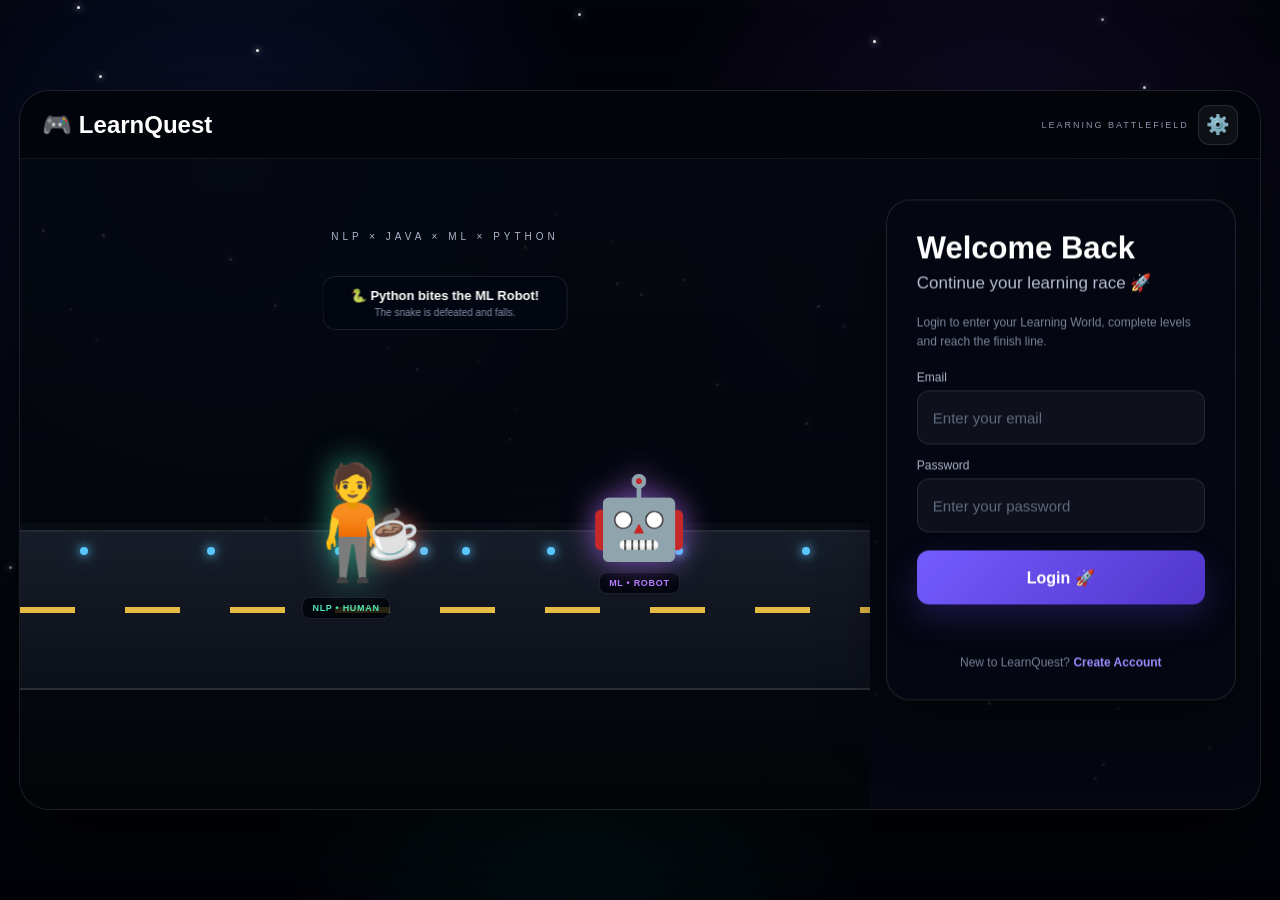
<file: frontend/index.html>
<!DOCTYPE html>
<html lang="en">

<head>

    <meta charset="UTF-8">

    <meta
        name="viewport"
        content="width=device-width, initial-scale=1.0"
    >

    <title>LearnQuest</title>


    <style>

        * {
            box-sizing: border-box;
            margin: 0;
            padding: 0;
        }

        html,
        body {
            width: 100%;
            min-height: 100%;
        }

        body {

            min-height: 100vh;

            font-family:
                Arial,
                Helvetica,
                sans-serif;

            background:
                #02040a;

            color:
                #ffffff;

            overflow:
                hidden;

        }


        /* =====================================================
           BACKGROUND
           ===================================================== */

        .page-background {

            position: fixed;

            inset: 0;

            overflow: hidden;

            background:

                radial-gradient(
                    circle at 18% 18%,
                    rgba(55, 95, 255, 0.13),
                    transparent 28%
                ),

                radial-gradient(
                    circle at 78% 20%,
                    rgba(150, 70, 255, 0.11),
                    transparent 28%
                ),

                radial-gradient(
                    circle at 45% 85%,
                    rgba(0, 220, 180, 0.07),
                    transparent 30%
                ),

                linear-gradient(
                    180deg,
                    #02030a 0%,
                    #050813 52%,
                    #010207 100%
                );

            z-index: 0;

        }


        /* =====================================================
           STARS
           ===================================================== */

        .stars {

            position: absolute;

            inset: 0;

        }


        .star {

            position: absolute;

            width: 3px;

            height: 3px;

            border-radius: 50%;

            background: #ffffff;

            box-shadow:
                0 0 6px #ffffff,
                0 0 14px rgba(130, 170, 255, 0.8);

            animation:
                starBlink
                var(--star-speed)
                ease-in-out
                infinite;

            animation-delay:
                var(--star-delay);

            opacity:
                var(--star-opacity);

        }


        @keyframes starBlink {

            0%,
            100% {
                opacity: 0.15;
                transform: scale(0.7);
            }

            50% {
                opacity: 1;
                transform: scale(1.45);
            }

        }


        /* =====================================================
           FLOATING CODE
           ===================================================== */

        .floating-code {

            position: absolute;

            inset: 0;

            pointer-events: none;

        }


        .code {

            position: absolute;

            font-family:
                Consolas,
                "Courier New",
                monospace;

            font-weight: 800;

            font-size:
                var(--code-size);

            color:
                var(--code-color);

            opacity: 0.22;

            text-shadow:
                0 0 8px currentColor,
                0 0 18px currentColor;

            animation:
                codeRise
                var(--code-speed)
                linear
                infinite;

            animation-delay:
                var(--code-delay);

            white-space: nowrap;

        }


        @keyframes codeRise {

            0% {

                transform:
                    translateY(110vh)
                    translateX(0)
                    rotate(-5deg);

                opacity: 0;

            }

            12% {
                opacity: 0.22;
            }

            50% {

                transform:
                    translateY(45vh)
                    translateX(32px)
                    rotate(4deg);

            }

            90% {
                opacity: 0.18;
            }

            100% {

                transform:
                    translateY(-20vh)
                    translateX(-28px)
                    rotate(9deg);

                opacity: 0;

            }

        }


        /* =====================================================
           PAGE
           ===================================================== */

        .page {

            position: relative;

            z-index: 2;

            min-height: 100vh;

            width: 100%;

            display: flex;

            align-items: center;

            justify-content: center;

            padding: 18px;

        }


        /* =====================================================
           GAME BOARD
           ===================================================== */

        .game-board {

            position: relative;

            width:
                min(1280px, 97vw);

            height:
                min(720px, 94vh);

            min-height: 600px;

            overflow: hidden;

            border-radius: 30px;

            background:
                rgba(5, 8, 17, 0.88);

            border:
                1px solid
                rgba(255, 255, 255, 0.10);

            box-shadow:
                0 30px 90px
                rgba(0, 0, 0, 0.60);

        }


        /* =====================================================
           TOP BAR
           ===================================================== */

        .topbar {

            position: absolute;

            top: 0;
            left: 0;
            right: 0;

            height: 68px;

            display:
                flex;

            align-items:
                center;

            justify-content:
                space-between;

            padding:
                0 22px;

            background:
                rgba(2, 4, 10, 0.78);

            border-bottom:
                1px solid
                rgba(255, 255, 255, 0.07);

            backdrop-filter:
                blur(15px);

            z-index: 100;

        }


        .logo {

            font-size: 24px;

            font-weight: 900;

        }


        .top-right {

            display:
                flex;

            align-items:
                center;

            gap: 9px;

        }


        .top-tag {

            font-size: 9px;

            letter-spacing: 2px;

            color:
                #8c93ab;

        }


        .settings-btn {

            width: 40px;

            height: 40px;

            border:
                1px solid
                rgba(255,255,255,0.10);

            border-radius: 11px;

            background:
                rgba(255,255,255,0.05);

            color: white;

            cursor: pointer;

            font-size: 19px;

        }


        .settings-btn:hover {

            background:
                rgba(117, 92, 255, 0.14);

            border-color:
                rgba(117, 92, 255, 0.45);

        }


        /* =====================================================
           SETTINGS PANEL
           ===================================================== */

        .settings-panel {

            position: absolute;

            top: 56px;

            right: 20px;

            width: 245px;

            padding: 16px;

            border-radius: 16px;

            background:
                rgba(8, 11, 22, 0.97);

            border:
                1px solid
                rgba(255,255,255,0.10);

            box-shadow:
                0 18px 45px
                rgba(0,0,0,0.50);

            backdrop-filter:
                blur(18px);

            z-index: 200;

            display: none;

        }


        .settings-panel.show {

            display: block;

        }


        .settings-panel h3 {

            margin-bottom: 14px;

            font-size: 15px;

        }


        .setting-row {

            display:
                flex;

            align-items:
                center;

            justify-content:
                space-between;

            gap: 10px;

            padding: 10px 0;

            border-bottom:
                1px solid
                rgba(255,255,255,0.06);

        }


        .setting-row:last-child {
            border-bottom: none;
        }


        .setting-text strong {

            display: block;

            font-size: 12px;

        }


        .setting-text span {

            display: block;

            margin-top: 3px;

            color: #737b94;

            font-size: 10px;

        }


        .toggle {

            position: relative;

            width: 43px;

            height: 24px;

            flex-shrink: 0;

        }


        .toggle input {

            opacity: 0;

            width: 0;
            height: 0;

        }


        .slider {

            position: absolute;

            inset: 0;

            border-radius: 30px;

            background: #282d3e;

            cursor: pointer;

            transition: 0.25s;

        }


        .slider::before {

            content: "";

            position: absolute;

            width: 18px;

            height: 18px;

            left: 3px;

            top: 3px;

            border-radius: 50%;

            background: white;

            transition: 0.25s;

        }


        .toggle input:checked + .slider {

            background:
                #6652e8;

        }


        .toggle input:checked + .slider::before {

            transform:
                translateX(19px);

        }


        /* =====================================================
           SCENE
           ===================================================== */

        .scene {

            position: absolute;

            left: 0;

            top: 68px;

            bottom: 0;

            width:
                calc(100% - 390px);

            overflow: hidden;

        }


        .scene::before {

            content: "";

            position: absolute;

            inset: 0;

            background:
                linear-gradient(
                    180deg,
                    transparent,
                    rgba(0,0,0,0.30)
                );

            pointer-events: none;

            z-index: 1;

        }


        /* =====================================================
           GROUND
           ===================================================== */

        .ground {

            position: absolute;

            left: 0;

            right: 0;

            bottom: 0;

            height: 44%;

            background:
                linear-gradient(
                    180deg,
                    #0a0e18,
                    #04060c
                );

        }


        /* =====================================================
           STRAIGHT ROAD
           ===================================================== */

        .road {

            position: absolute;

            left: 0;

            right: 0;

            top: 57%;

            height: 160px;

            background:
                linear-gradient(
                    180deg,
                    #171c28 0%,
                    #0c1019 100%
                );

            border-top:
                2px solid
                rgba(255,255,255,0.10);

            border-bottom:
                2px solid
                rgba(255,255,255,0.08);

            z-index: 3;

        }


        .road-line {

            position: absolute;

            left: 0;

            right: 0;

            top: 50%;

            height: 6px;

            background:
                repeating-linear-gradient(
                    90deg,
                    #e6bb43 0,
                    #e6bb43 55px,
                    transparent 55px,
                    transparent 105px
                );

            transform:
                translateY(-50%);

            animation:
                roadMotion
                1.1s
                linear
                infinite;

        }


        @keyframes roadMotion {

            from {
                background-position: 0 0;
            }

            to {
                background-position: -105px 0;
            }

        }


        /* =====================================================
           ROAD LIGHTS
           ===================================================== */

        .road-light {

            position: absolute;

            top: 15px;

            width: 8px;

            height: 8px;

            border-radius: 50%;

            background:
                #59c7ff;

            box-shadow:
                0 0 10px #59c7ff,
                0 0 20px
                rgba(89,199,255,0.7);

        }


        .road-light.l1 { left: 7%; }
        .road-light.l2 { left: 22%; }
        .road-light.l3 { left: 37%; }
        .road-light.l4 { left: 52%; }

        .road-light.r1 { right: 7%; }
        .road-light.r2 { right: 22%; }
        .road-light.r3 { right: 37%; }
        .road-light.r4 { right: 52%; }


        /* =====================================================
           STORY TITLE
           ===================================================== */

        .scene-title {

            position: absolute;

            top: 11%;

            left: 50%;

            transform:
                translateX(-50%);

            color:
                #aeb5ca;

            font-size: 10px;

            letter-spacing: 4px;

            white-space: nowrap;

            z-index: 7;

        }


        /* =====================================================
           STORY MESSAGE
           ===================================================== */

        .story-message {

            position: absolute;

            top: 18%;

            left: 50%;

            transform:
                translateX(-50%);

            min-width: 245px;

            max-width: 88%;

            padding:
                11px 17px;

            border-radius: 13px;

            background:
                rgba(3,7,17,0.79);

            border:
                1px solid
                rgba(255,255,255,0.10);

            backdrop-filter:
                blur(12px);

            text-align: center;

            z-index: 15;

        }


        .story-main {

            font-size:
                13px;

            font-weight:
                800;

        }


        .story-sub {

            margin-top:
                4px;

            color:
                #858da7;

            font-size:
                10px;

        }


        /* =====================================================
           CHARACTERS
           ===================================================== */

        .character {

            position: absolute;

            display:
                flex;

            flex-direction:
                column;

            align-items:
                center;

            justify-content:
                center;

            user-select:
                none;

        }


        .character-label {

            margin-top:
                7px;

            padding:
                5px 9px;

            border-radius:
                8px;

            background:
                rgba(1,3,9,0.82);

            border:
                1px solid
                rgba(255,255,255,0.10);

            font-size:
                9px;

            font-weight:
                900;

            letter-spacing:
                0.7px;

        }


        /* =====================================================
           HUMAN / NLP
           ===================================================== */

        .human {

            left:
                31%;

            top:
                46%;

            color:
                #51e6b6;

            z-index:
                11;

            animation:
                humanStory
                12s
                ease-in-out
                infinite;

        }


        .human-figure {

            position:
                relative;

            width:
                125px;

            height:
                132px;

        }


        .human-icon {

            position:
                absolute;

            left:
                0;

            top:
                0;

            font-size:
                110px;

            filter:
                drop-shadow(
                    0 0 16px
                    rgba(67,235,180,0.65)
                );

        }


        .human-cup {

            position:
                absolute;

            left:
                80px;

            top:
                50px;

            font-size:
                45px;

            z-index:
                3;

            filter:
                drop-shadow(
                    0 0 10px
                    rgba(255,125,100,0.7)
                );

            transform:
                rotate(-12deg);

        }


        .human .character-label {

            color:
                #51e6b6;

        }


        @keyframes humanStory {

            0%,
            19% {

                transform:
                    translateY(0);

            }

            22% {

                transform:
                    translateY(8px)
                    rotate(-8deg);

            }

            26% {

                transform:
                    translateY(13px)
                    rotate(8deg);

            }

            31% {

                transform:
                    translateY(0)
                    rotate(0);

            }

            64% {

                transform:
                    translateY(0);

            }

            70% {

                transform:
                    translateY(-8px);

            }

            77% {

                transform:
                    translateY(0);

            }

            100% {

                transform:
                    translateY(0);

            }

        }


        /* =====================================================
           PYTHON SNAKE
           ===================================================== */

        .snake {

            left:
                -13%;

            top:
                50%;

            color:
                #53caff;

            z-index:
                18;

            animation:
                snakeBattle
                12s
                linear
                infinite;

        }


        .snake .character-icon {

            font-size:
                82px;

            filter:
                drop-shadow(
                    0 0 14px
                    rgba(70,200,255,0.65)
                );

            transform:
                scaleX(-1);

        }


        .snake .character-label {

            color:
                #53caff;

        }


        @keyframes snakeBattle {

            0% {

                left:
                    -13%;

                top:
                    50%;

                opacity:
                    1;

                transform:
                    rotate(0);

            }

            14% {

                left:
                    11%;

                top:
                    50%;

            }

            20% {

                left:
                    23%;

                top:
                    50%;

            }

            23% {

                left:
                    28%;

                top:
                    50%;

                transform:
                    rotate(-6deg);

            }

            27% {

                left:
                    31%;

                top:
                    50%;

            }

            34% {

                left:
                    50%;

                top:
                    50%;

            }

            40% {

                left:
                    61%;

                top:
                    50%;

            }

            45% {

                left:
                    67%;

                top:
                    50%;

            }

            50% {

                left:
                    72%;

                top:
                    50%;

                transform:
                    rotate(-8deg);

            }

            55% {

                left:
                    73%;

                top:
                    55%;

                transform:
                    rotate(25deg);

            }

            60% {

                left:
                    71%;

                top:
                    65%;

                transform:
                    rotate(80deg);

            }

            65% {

                left:
                    69%;

                top:
                    68%;

                transform:
                    rotate(105deg);

                opacity:
                    0.82;

            }

            70% {

                left:
                    68%;

                top:
                    69%;

                transform:
                    rotate(120deg)
                    scale(0.82);

                opacity:
                    0.42;

            }

            76%,
            100% {

                left:
                    67%;

                top:
                    70%;

                transform:
                    rotate(125deg)
                    scale(0.7);

                opacity:
                    0;

            }

        }


        /* =====================================================
           ML ROBOT
           ===================================================== */

        .robot {

            left:
                67%;

            top:
                48%;

            color:
                #b47dff;

            z-index:
                12;

            animation:
                robotStory
                12s
                ease-in-out
                infinite;

        }


        .robot .character-icon {

            font-size:
                80px;

            filter:
                drop-shadow(
                    0 0 15px
                    rgba(180,110,255,0.7)
                );

        }


        .robot .character-label {

            color:
                #b47dff;

        }


        @keyframes robotStory {

            0%,
            32% {

                opacity:
                    0;

                transform:
                    translateX(65px);

            }

            37% {

                opacity:
                    1;

                transform:
                    translateX(0);

            }

            54% {

                opacity:
                    1;

                transform:
                    translateX(0);

            }

            62% {

                opacity:
                    1;

                transform:
                    translateX(0)
                    rotate(0);

            }

            /* robot moves to human */

            71% {

                opacity:
                    1;

                transform:
                    translateX(-185px);

            }

            75% {

                opacity:
                    1;

                transform:
                    translateX(-205px);

            }

            80% {

                opacity:
                    1;

                transform:
                    translateX(-205px);

            }

            /* battery removed */

            84% {

                opacity:
                    0.8;

                transform:
                    translateX(-205px)
                    translateY(18px)
                    rotate(12deg);

            }

            /* dead */

            89% {

                opacity:
                    0.55;

                transform:
                    translateX(-205px)
                    translateY(28px)
                    rotate(82deg)
                    scale(0.82);

            }

            94%,
            100% {

                opacity:
                    0.30;

                transform:
                    translateX(-205px)
                    translateY(30px)
                    rotate(90deg)
                    scale(0.78);

            }

        }


        /* =====================================================
           ROBOT DEAD
           ===================================================== */

        .robot::after {

            content:
                "💀";

            position:
                absolute;

            top:
                62px;

            left:
                42px;

            font-size:
                27px;

            opacity:
                0;

            transform:
                scale(0.4);

            animation:
                robotDeadSkull
                12s
                ease-in-out
                infinite;

        }


        @keyframes robotDeadSkull {

            0%,
            84% {

                opacity:
                    0;

                transform:
                    scale(0.4);

            }

            88% {

                opacity:
                    1;

                transform:
                    scale(1.15);

            }

            93%,
            100% {

                opacity:
                    1;

                transform:
                    scale(1);

            }

        }


        /* =====================================================
           BITE EFFECT
           ===================================================== */

        .bite {

            position:
                absolute;

            font-size:
                29px;

            z-index:
                25;

            opacity:
                0;

            animation:
                biteEffect
                12s
                ease-in-out
                infinite;

        }


        .human-bite {

            left:
                29%;

            top:
                47%;

        }


        .robot-bite {

            left:
                70%;

            top:
                47%;

            animation-delay:
                0s;

        }


        @keyframes biteEffect {

            0%,
            22% {

                opacity:
                    0;

                transform:
                    scale(0.4);

            }

            24% {

                opacity:
                    1;

                transform:
                    scale(1.35);

            }

            27% {

                opacity:
                    0;

                transform:
                    scale(1);

            }

            47% {

                opacity:
                    0;

            }

            49% {

                opacity:
                    1;

                transform:
                    scale(1.35)
                    rotate(12deg);

            }

            53% {

                opacity:
                    0;

                transform:
                    scale(1);

            }

            100% {

                opacity:
                    0;

            }

        }


        /* =====================================================
           REVIVE EFFECT
           ===================================================== */

        .revive {

            position:
                absolute;

            left:
                39%;

            top:
                42%;

            z-index:
                23;

            text-align:
                center;

            opacity:
                0;

            animation:
                reviveEffect
                12s
                ease-in-out
                infinite;

        }


        .revive-effect {

            font-size:
                44px;

            filter:
                drop-shadow(
                    0 0 12px
                    rgba(40,255,170,0.8)
                );

            animation:
                revivePulse
                0.8s
                ease-in-out
                infinite;

        }


        .revive-text {

            margin-top:
                3px;

            font-size:
                10px;

            font-weight:
                900;

            letter-spacing:
                2px;

            color:
                #54efb8;

        }


        @keyframes reviveEffect {

            0%,
            66% {

                opacity:
                    0;

                transform:
                    scale(0.3);

            }

            70% {

                opacity:
                    1;

                transform:
                    scale(1.25);

            }

            76% {

                opacity:
                    1;

                transform:
                    scale(1);

            }

            82%,
            100% {

                opacity:
                    0;

            }

        }


        @keyframes revivePulse {

            0%,
            100% {

                transform:
                    scale(1);

            }

            50% {

                transform:
                    scale(1.18);

            }

        }


        /* =====================================================
           BATTERY
           ===================================================== */

        .battery {

            position:
                absolute;

            left:
                72%;

            top:
                60%;

            z-index:
                20;

            font-size:
                30px;

            opacity:
                0;

            animation:
                batteryStory
                12s
                ease-in-out
                infinite;

        }


        @keyframes batteryStory {

            0%,
            74% {

                opacity:
                    0;

                transform:
                    translate(0,0);

            }

            78% {

                opacity:
                    1;

                transform:
                    translate(0,0);

            }

            84% {

                opacity:
                    1;

                transform:
                    translate(-75px,-65px)
                    rotate(18deg);

            }

            91%,
            100% {

                opacity:
                    0;

                transform:
                    translate(-120px,-90px)
                    rotate(45deg);

            }

        }


        /* =====================================================
           WIN
           ===================================================== */

        .win-message {

            position:
                absolute;

            left:
                50%;

            bottom:
                15%;

            transform:
                translateX(-50%)
                scale(0.85);

            z-index:
                25;

            padding:
                12px
                23px;

            border-radius:
                14px;

            background:
                rgba(10,105,75,0.22);

            border:
                1px solid
                rgba(67,235,180,0.55);

            color:
                #62efc0;

            font-weight:
                900;

            letter-spacing:
                2px;

            font-size:
                17px;

            opacity:
                0;

            animation:
                winStory
                12s
                ease-in-out
                infinite;

            white-space:
                nowrap;

        }


        @keyframes winStory {

            0%,
            82% {

                opacity:
                    0;

                transform:
                    translateX(-50%)
                    scale(0.85);

            }

            88% {

                opacity:
                    1;

                transform:
                    translateX(-50%)
                    scale(1.1);

            }

            94%,
            100% {

                opacity:
                    1;

                transform:
                    translateX(-50%)
                    scale(1);

            }

        }


        /* =====================================================
           LOGIN PANEL
           ===================================================== */

        .login-panel {

            position:
                absolute;

            right:
                24px;

            top:
                50%;

            transform:
                translateY(-50%);

            width:
                350px;

            padding:
                30px;

            border-radius:
                24px;

            background:
                rgba(5,8,18,0.95);

            border:
                1px solid
                rgba(255,255,255,0.12);

            backdrop-filter:
                blur(20px);

            box-shadow:
                0 20px 60px
                rgba(0,0,0,0.52);

            z-index:
                50;

        }


        .form-panel {

            display:
                block;

        }


        .form-panel.hidden {

            display:
                none;

        }


        .login-panel h1 {

            margin:
                0 0 6px;

            font-size:
                31px;

        }


        .login-panel h2 {

            margin:
                0 0 20px;

            font-size:
                17px;

            font-weight:
                500;

            color:
                #b7bdd0;

        }


        .login-description {

            margin:
                0 0 20px;

            color:
                #7d849b;

            font-size:
                12px;

            line-height:
                1.55;

        }


        /* =====================================================
           INPUT
           ===================================================== */

        .input-group {

            margin-bottom:
                14px;

        }


        .input-group label {

            display:
                block;

            margin-bottom:
                6px;

            font-size:
                12px;

            color:
                #aeb5ca;

        }


        .input-group input {

            width:
                100%;

            height:
                54px;

            padding:
                0 15px;

            border-radius:
                12px;

            border:
                1px solid
                rgba(255,255,255,0.11);

            outline:
                none;

            background:
                rgba(255,255,255,0.045);

            color:
                white;

            font-size:
                15px;

            transition:
                0.25s ease;

        }


        .input-group input:focus {

            border-color:
                #7562ff;

            background:
                rgba(117,98,255,0.08);

            box-shadow:
                0 0 0 3px
                rgba(117,98,255,0.10);

        }


        .input-group input::placeholder {

            color:
                #626a80;

        }


        /* =====================================================
           MAIN BUTTON
           ===================================================== */

        .main-btn {

            width:
                100%;

            height:
                54px;

            border:
                none;

            border-radius:
                12px;

            margin-top:
                4px;

            background:
                linear-gradient(
                    135deg,
                    #755cff,
                    #5036ca
                );

            color:
                white;

            font-size:
                16px;

            font-weight:
                900;

            cursor:
                pointer;

            box-shadow:
                0 13px 32px
                rgba(89,65,220,0.28);

            transition:
                0.25s ease;

        }


        .main-btn:hover {

            transform:
                translateY(-2px);

        }


        .switch-text {

            text-align:
                center;

            margin-top:
                17px;

            font-size:
                12px;

            color:
                #788097;

        }


        .switch-btn {

            border:
                none;

            background:
                transparent;

            color:
                #9c8cff;

            font-weight:
                800;

            cursor:
                pointer;

            font-size:
                12px;

        }


        .switch-btn:hover {

            color:
                #c1b8ff;

            text-decoration:
                underline;

        }


        .form-message {

            min-height:
                21px;

            margin-top:
                13px;

            text-align:
                center;

            font-size:
                13px;

        }


        /* =====================================================
           RESPONSIVE
           ===================================================== */

        @media (
            max-width: 980px
        ) {

            body {

                overflow:
                    auto;

            }


            .page {

                align-items:
                    flex-start;

                padding:
                    12px;

            }


            .game-board {

                width:
                    100%;

                height:
                    auto;

                min-height:
                    1000px;

            }


            .scene {

                width:
                    100%;

                height:
                    610px;

                bottom:
                    auto;

            }


            .login-panel {

                top:
                    auto;

                bottom:
                    28px;

                right:
                    50%;

                transform:
                    translateX(50%);

                width:
                    min(370px,90%);

            }

        }


        @media (
            max-width: 600px
        ) {

            .game-board {

                min-height:
                    980px;

            }


            .topbar {

                padding:
                    0 14px;

            }


            .logo {

                font-size:
                    20px;

            }


            .top-tag {

                display:
                    none;

            }


            .scene {

                height:
                    545px;

            }


            .scene-title {

                font-size:
                    8px;

                letter-spacing:
                    2px;

            }


            .story-message {

                min-width:
                    200px;

            }


            .road {

                top:
                    58%;

                height:
                    130px;

            }


            .human-icon {

                font-size:
                    80px;

            }


            .human-cup {

                left:
                    61px;

                top:
                    37px;

                font-size:
                    34px;

            }


            .snake .character-icon,
            .robot .character-icon {

                font-size:
                    58px;

            }


            .human {

                left:
                    26%;

            }


            .robot {

                left:
                    64%;

            }


            .login-panel {

                padding:
                    22px;

            }


            .login-panel h1 {

                font-size:
                    27px;

            }

        }


        @media (
            prefers-reduced-motion: reduce
        ) {

            *,
            *::before,
            *::after {

                animation-duration:
                    0.01ms
                    !important;

                animation-iteration-count:
                    1
                    !important;

            }

        }

    </style>

</head>


<body>


<!-- =========================================================
     BACKGROUND
     ========================================================= -->

<div class="page-background">

    <div
        class="stars"
        id="stars"
    ></div>


    <div
        class="floating-code"
        id="floatingCode"
    ></div>

</div>



<!-- =========================================================
     PAGE
     ========================================================= -->

<div class="page">


    <div class="game-board">


        <!-- =================================================
             TOP BAR
             ================================================= -->

        <div class="topbar">

            <div class="logo">
                🎮 LearnQuest
            </div>


            <div class="top-right">

                <div class="top-tag">
                    LEARNING BATTLEFIELD
                </div>


                <button
                    class="settings-btn"
                    id="settingsBtn"
                    type="button"
                    title="Settings"
                >
                    ⚙️
                </button>

            </div>


            <!-- SETTINGS -->

            <div
                class="settings-panel"
                id="settingsPanel"
            >

                <h3>
                    ⚙️ Settings
                </h3>


                <div class="setting-row">

                    <div class="setting-text">

                        <strong>
                            🎵 Background Music
                        </strong>

                        <span id="musicStatus">
                            Music ON
                        </span>

                    </div>


                    <label class="toggle">

                        <input
                            type="checkbox"
                            id="musicToggle"
                            checked
                        >

                        <span class="slider"></span>

                    </label>

                </div>


                <div class="setting-row">

                    <div class="setting-text">

                        <strong>
                            🔔 Click Sound
                        </strong>

                        <span id="soundStatus">
                            Click sound ON
                        </span>

                    </div>


                    <label class="toggle">

                        <input
                            type="checkbox"
                            id="soundToggle"
                            checked
                        >

                        <span class="slider"></span>

                    </label>

                </div>

            </div>

        </div>



        <!-- =================================================
             SCENE
             ================================================= -->

        <div class="scene">


            <div class="ground"></div>


            <!-- STRAIGHT ROAD -->

            <div class="road">

                <div class="road-line"></div>

                <div class="road-light l1"></div>
                <div class="road-light l2"></div>
                <div class="road-light l3"></div>
                <div class="road-light l4"></div>

                <div class="road-light r1"></div>
                <div class="road-light r2"></div>
                <div class="road-light r3"></div>
                <div class="road-light r4"></div>

            </div>



            <div class="scene-title">
                NLP × JAVA × ML × PYTHON
            </div>



            <!-- STORY -->

            <div class="story-message">

                <div
                    class="story-main"
                    id="storyMain"
                >
                    🧍 NLP Human is enjoying Java ☕
                </div>


                <div
                    class="story-sub"
                    id="storySub"
                >
                    The learning battle is about to begin...
                </div>

            </div>



            <!-- HUMAN + JAVA CUP -->

            <div class="character human">

                <div class="human-figure">

                    <div class="human-icon">
                        🧍
                    </div>


                    <div class="human-cup">
                        ☕
                    </div>

                </div>


                <div class="character-label">
                    NLP • HUMAN
                </div>

            </div>



            <!-- PYTHON -->

            <div class="character snake">

                <div class="character-icon">
                    🐍
                </div>


                <div class="character-label">
                    PYTHON
                </div>

            </div>



            <!-- MACHINE LEARNING -->

            <div class="character robot">

                <div class="character-icon">
                    🤖
                </div>


                <div class="character-label">
                    ML • ROBOT
                </div>

            </div>



            <!-- BITE HUMAN -->

            <div class="bite human-bite">
                ⚡🩸
            </div>



            <!-- BITE ROBOT -->

            <div class="bite robot-bite">
                ⚡💥
            </div>



            <!-- REVIVE -->

            <div class="revive">

                <div class="revive-effect">
                    💚✨
                </div>


                <div class="revive-text">
                    REVIVE
                </div>

            </div>



            <!-- BATTERY -->

            <div class="battery">
                🔋
            </div>



            <!-- WIN -->

            <div class="win-message">
                🏆 NLP HUMAN WINS
            </div>

        </div>



        <!-- =================================================
             LOGIN / CREATE ACCOUNT PANEL
             ================================================= -->

        <div class="login-panel">


            <!-- =================================================
                 LOGIN FORM
                 ================================================= -->

            <div
                class="form-panel"
                id="loginPanel"
            >

                <h1>
                    Welcome Back
                </h1>


                <h2>
                    Continue your learning race 🚀
                </h2>


                <p class="login-description">

                    Login to enter your Learning World,
                    complete levels and reach the finish line.

                </p>


                <form id="loginForm">


                    <div class="input-group">

                        <label for="loginEmail">
                            Email
                        </label>


                        <input
                            type="email"
                            id="loginEmail"
                            placeholder="Enter your email"
                            required
                            autocomplete="email"
                        >

                    </div>


                    <div class="input-group">

                        <label for="loginPassword">
                            Password
                        </label>


                        <input
                            type="password"
                            id="loginPassword"
                            placeholder="Enter your password"
                            required
                            autocomplete="current-password"
                        >

                    </div>


                    <button
                        type="submit"
                        class="main-btn"
                    >
                        Login 🚀
                    </button>


                </form>


                <p
                    class="form-message"
                    id="loginMessage"
                ></p>


                <div class="switch-text">

                    New to LearnQuest?

                    <button
                        type="button"
                        class="switch-btn"
                        id="showRegisterBtn"
                    >
                        Create Account
                    </button>

                </div>

            </div>



            <!-- =================================================
                 REGISTER FORM
                 ================================================= -->

            <div
                class="form-panel hidden"
                id="registerPanel"
            >

                <h1>
                    Create Account
                </h1>


                <h2>
                    Start your learning adventure 🚀
                </h2>


                <p class="login-description">

                    Create your LearnQuest account
                    and begin your learning race.

                </p>


                <form id="registerForm">


                    <div class="input-group">

                        <label for="registerName">
                            Name
                        </label>


                        <input
                            type="text"
                            id="registerName"
                            placeholder="Enter your name"
                            required
                            autocomplete="name"
                        >

                    </div>


                    <div class="input-group">

                        <label for="registerEmail">
                            Email
                        </label>


                        <input
                            type="email"
                            id="registerEmail"
                            placeholder="Enter your email"
                            required
                            autocomplete="email"
                        >

                    </div>


                    <div class="input-group">

                        <label for="registerPassword">
                            Password
                        </label>


                        <input
                            type="password"
                            id="registerPassword"
                            placeholder="Create a password"
                            required
                            autocomplete="new-password"
                        >

                    </div>


                    <div class="input-group">

                        <label for="confirmPassword">
                            Confirm Password
                        </label>


                        <input
                            type="password"
                            id="confirmPassword"
                            placeholder="Confirm your password"
                            required
                            autocomplete="new-password"
                        >

                    </div>


                    <button
                        type="submit"
                        class="main-btn"
                    >
                        Create Account 🎮
                    </button>


                </form>


                <p
                    class="form-message"
                    id="registerMessage"
                ></p>


                <div class="switch-text">

                    Already have an account?

                    <button
                        type="button"
                        class="switch-btn"
                        id="showLoginBtn"
                    >
                        Login
                    </button>

                </div>

            </div>


        </div>


    </div>

</div>



<script>


    /* =========================================================
       CONFIG
       ========================================================= */

    const API_BASE =
        "https://learnquest-h5hb.onrender.com";


    /* =========================================================
       AUDIO SETTINGS
       ========================================================= */

    const MUSIC_KEY =
        "learnquest_music";


    const SOUND_KEY =
        "learnquest_sound";


    let audioContext =
        null;


    let musicTimer =
        null;


    let musicStarted =
        false;


    /* =========================================================
       AUDIO HELPERS
       ========================================================= */

    function musicEnabled() {

        return (
            localStorage.getItem(
                MUSIC_KEY
            ) !== "off"
        );

    }


    function clickSoundEnabled() {

        return (
            localStorage.getItem(
                SOUND_KEY
            ) !== "off"
        );

    }


    function getAudioContext() {

        if (
            !audioContext
        ) {

            const AudioContext =
                window.AudioContext ||
                window.webkitAudioContext;


            if (!AudioContext) {

                return null;

            }


            audioContext =
                new AudioContext();

        }


        return audioContext;

    }


    /* =========================================================
       CLICK SOUND
       ========================================================= */

    function playClickSound() {

        if (
            !clickSoundEnabled()
        ) {

            return;

        }


        const ctx =
            getAudioContext();


        if (!ctx) {

            return;

        }


        if (
            ctx.state === "suspended"
        ) {

            ctx.resume();

        }


        const oscillator =
            ctx.createOscillator();


        const gain =
            ctx.createGain();


        oscillator.type =
            "sine";


        oscillator.frequency.setValueAtTime(
            620,
            ctx.currentTime
        );


        oscillator.frequency.exponentialRampToValueAtTime(
            920,
            ctx.currentTime + 0.08
        );


        gain.gain.setValueAtTime(
            0.0001,
            ctx.currentTime
        );


        gain.gain.exponentialRampToValueAtTime(
            0.10,
            ctx.currentTime + 0.015
        );


        gain.gain.exponentialRampToValueAtTime(
            0.0001,
            ctx.currentTime + 0.12
        );


        oscillator.connect(
            gain
        );


        gain.connect(
            ctx.destination
        );


        oscillator.start();


        oscillator.stop(
            ctx.currentTime + 0.13
        );

    }


    /* =========================================================
       BACKGROUND MUSIC
       ========================================================= */

    function startMusic() {

        if (
            !musicEnabled() ||
            musicStarted
        ) {

            return;

        }


        const ctx =
            getAudioContext();


        if (!ctx) {

            return;

        }


        if (
            ctx.state === "suspended"
        ) {

            ctx.resume();

        }


        musicStarted =
            true;


        const notes = [
            261.63,
            329.63,
            392.00,
            329.63
        ];


        let index =
            0;


        function playMusicNote() {

            if (
                !musicEnabled()
            ) {

                return;

            }


            const oscillator =
                ctx.createOscillator();


            const gain =
                ctx.createGain();


            oscillator.type =
                "sine";


            oscillator.frequency.value =
                notes[
                    index %
                    notes.length
                ];


            gain.gain.setValueAtTime(
                0.0001,
                ctx.currentTime
            );


            gain.gain.exponentialRampToValueAtTime(
                0.025,
                ctx.currentTime + 0.05
            );


            gain.gain.exponentialRampToValueAtTime(
                0.0001,
                ctx.currentTime + 0.85
            );


            oscillator.connect(
                gain
            );


            gain.connect(
                ctx.destination
            );


            oscillator.start();


            oscillator.stop(
                ctx.currentTime + 0.9
            );


            index++;

        }


        playMusicNote();


        musicTimer =
            setInterval(
                playMusicNote,
                950
            );

    }


    function stopMusic() {

        if (
            musicTimer
        ) {

            clearInterval(
                musicTimer
            );

            musicTimer =
                null;

        }


        musicStarted =
            false;

    }


    /* =========================================================
       AUTO START AUDIO AFTER FIRST CLICK
       ========================================================= */

    document.addEventListener(
        "click",
        function () {

            startMusic();

        },
        {
            once: true
        }
    );


    /* =========================================================
       SETTINGS
       ========================================================= */

    const settingsBtn =
        document.getElementById(
            "settingsBtn"
        );


    const settingsPanel =
        document.getElementById(
            "settingsPanel"
        );


    const musicToggle =
        document.getElementById(
            "musicToggle"
        );


    const soundToggle =
        document.getElementById(
            "soundToggle"
        );


    const musicStatus =
        document.getElementById(
            "musicStatus"
        );


    const soundStatus =
        document.getElementById(
            "soundStatus"
        );


    musicToggle.checked =
        musicEnabled();


    soundToggle.checked =
        clickSoundEnabled();


    musicStatus.textContent =
        musicToggle.checked
            ? "Music ON"
            : "Music OFF";


    soundStatus.textContent =
        soundToggle.checked
            ? "Click sound ON"
            : "Click sound OFF";


    settingsBtn.addEventListener(
        "click",
        function (
            event
        ) {

            event.stopPropagation();

            playClickSound();

            settingsPanel.classList.toggle(
                "show"
            );

            startMusic();

        }
    );


    settingsPanel.addEventListener(
        "click",
        function (
            event
        ) {

            event.stopPropagation();

        }
    );


    document.addEventListener(
        "click",
        function () {

            settingsPanel.classList.remove(
                "show"
            );

        }
    );


    musicToggle.addEventListener(
        "change",
        function () {

            playClickSound();


            if (
                this.checked
            ) {

                localStorage.setItem(
                    MUSIC_KEY,
                    "on"
                );


                musicStatus.textContent =
                    "Music ON";


                startMusic();

            }

            else {

                localStorage.setItem(
                    MUSIC_KEY,
                    "off"
                );


                musicStatus.textContent =
                    "Music OFF";


                stopMusic();

            }

        }
    );


    soundToggle.addEventListener(
        "change",
        function () {

            localStorage.setItem(
                SOUND_KEY,
                this.checked
                    ? "on"
                    : "off"
            );


            soundStatus.textContent =
                this.checked
                    ? "Click sound ON"
                    : "Click sound OFF";


            if (
                this.checked
            ) {

                playClickSound();

            }

        }
    );


    /* =========================================================
       FORM SWITCH
       ========================================================= */

    const loginPanel =
        document.getElementById(
            "loginPanel"
        );


    const registerPanel =
        document.getElementById(
            "registerPanel"
        );


    document.getElementById(
        "showRegisterBtn"
    ).addEventListener(
        "click",
        function () {

            playClickSound();


            loginPanel.classList.add(
                "hidden"
            );


            registerPanel.classList.remove(
                "hidden"
            );


            document.getElementById(
                "registerName"
            ).focus();

        }
    );


    document.getElementById(
        "showLoginBtn"
    ).addEventListener(
        "click",
        function () {

            playClickSound();


            registerPanel.classList.add(
                "hidden"
            );


            loginPanel.classList.remove(
                "hidden"
            );


            document.getElementById(
                "loginEmail"
            ).focus();

        }
    );


    /* =========================================================
       LOGIN
       ========================================================= */

    document.getElementById(
        "loginForm"
    ).addEventListener(
        "submit",
        async function (
            event
        ) {

            event.preventDefault();


            playClickSound();


            const email =
                document.getElementById(
                    "loginEmail"
                ).value.trim();


            const password =
                document.getElementById(
                    "loginPassword"
                ).value;


            const message =
                document.getElementById(
                    "loginMessage"
                );


            message.textContent =
                "Checking your account...";


            message.style.color =
                "#9c8cff";


            try {


                const response =
                    await fetch(
                        `${API_BASE}/login`,
                        {
                            method:
                                "POST",

                            headers: {
                                "Content-Type":
                                    "application/json"
                            },

                            credentials:
                                "include",

                            body:
                                JSON.stringify({
                                    email:
                                        email,

                                    password:
                                        password
                                })
                        }
                    );


                const data =
                    await response.json();


                if (
                    response.ok
                ) {


                    /* SAVE USER DETAILS */

                    if (
                        data.user
                    ) {

                        localStorage.setItem(
                            "user_name",
                            data.user.name || ""
                        );


                        localStorage.setItem(
                            "user_email",
                            data.user.email || ""
                        );

                    }


                    message.textContent =
                        "Login successful! 🚀";


                    message.style.color =
                        "#50e3a4";


                    playClickSound();


                    /*
                     * Go to language selection.
                     * Existing language page then sends
                     * the user to dashboard.html.
                     */

                    setTimeout(
                        function () {

                            window.location.href =
                                "language.html";

                        },
                        500
                    );

                }

                else {

                    message.textContent =
                        data.message ||
                        "Invalid email or password.";

                    message.style.color =
                        "#ff6b6b";

                }

            }


            catch (
                error
            ) {

                console.error(
                    "Login error:",
                    error
                );


                message.textContent =
                    "Cannot connect to LearnQuest server.";

                message.style.color =
                    "#ff6b6b";

            }

        }
    );


    /* =========================================================
       REGISTER
       ========================================================= */

    document.getElementById(
        "registerForm"
    ).addEventListener(
        "submit",
        async function (
            event
        ) {

            event.preventDefault();


            playClickSound();


            const name =
                document.getElementById(
                    "registerName"
                ).value.trim();


            const email =
                document.getElementById(
                    "registerEmail"
                ).value.trim();


            const password =
                document.getElementById(
                    "registerPassword"
                ).value;


            const confirmPassword =
                document.getElementById(
                    "confirmPassword"
                ).value;


            const message =
                document.getElementById(
                    "registerMessage"
                );


            if (
                password !==
                confirmPassword
            ) {

                message.textContent =
                    "Passwords do not match.";

                message.style.color =
                    "#ff6b6b";

                return;

            }


            if (
                password.length < 1
            ) {

                message.textContent =
                    "Please enter a password.";

                message.style.color =
                    "#ff6b6b";

                return;

            }


            message.textContent =
                "Creating your account...";


            message.style.color =
                "#9c8cff";


            try {


                const response =
                    await fetch(
                        `${API_BASE}/register`,
                        {
                            method:
                                "POST",

                            headers: {
                                "Content-Type":
                                    "application/json"
                            },

                            credentials:
                                "include",

                            body:
                                JSON.stringify({

                                    name:
                                        name,

                                    email:
                                        email,

                                    password:
                                        password,

                                    preferred_language:
                                        "en"

                                })
                        }
                    );


                const data =
                    await response.json();


                if (
                    response.ok
                ) {


                    message.textContent =
                        "Account created successfully! 🎉";

                    message.style.color =
                        "#50e3a4";


                    /*
                     * Put the newly registered email
                     * into the login form.
                     */

                    document.getElementById(
                        "loginEmail"
                    ).value =
                        email;


                    document.getElementById(
                        "loginPassword"
                    ).value =
                        "";


                    playClickSound();


                    setTimeout(
                        function () {

                            registerPanel.classList.add(
                                "hidden"
                            );


                            loginPanel.classList.remove(
                                "hidden"
                            );


                            document.getElementById(
                                "loginPassword"
                            ).focus();


                            message.textContent =
                                "";

                        },
                        700
                    );

                }

                else {

                    message.textContent =
                        data.message ||
                        "Unable to create account.";

                    message.style.color =
                        "#ff6b6b";

                }

            }


            catch (
                error
            ) {

                console.error(
                    "Registration error:",
                    error
                );


                message.textContent =
                    "Cannot connect to LearnQuest server.";

                message.style.color =
                    "#ff6b6b";

            }

        }
    );


    /* =========================================================
       STARS
       ========================================================= */

    function createStars() {

        const container =
            document.getElementById(
                "stars"
            );


        container.innerHTML =
            "";


        const count =
            window.innerWidth < 600
                ? 45
                : 80;


        for (
            let i = 0;
            i < count;
            i++
        ) {

            const star =
                document.createElement(
                    "div"
                );


            star.className =
                "star";


            star.style.left =
                Math.random() *
                100 +
                "%";


            star.style.top =
                Math.random() *
                88 +
                "%";


            star.style.setProperty(
                "--star-speed",
                (
                    1.5 +
                    Math.random() *
                    3
                ) +
                "s"
            );


            star.style.setProperty(
                "--star-delay",
                -(
                    Math.random() *
                    4
                ) +
                "s"
            );


            star.style.setProperty(
                "--star-opacity",
                (
                    0.25 +
                    Math.random() *
                    0.75
                )
            );


            container.appendChild(
                star
            );

        }

    }


    /* =========================================================
       FLOATING CODE
       ========================================================= */

    const codeItems = [

        {
            text: "🐍",
            color: "#4dcaff"
        },

        {
            text: "Python",
            color: "#4dcaff"
        },

        {
            text: "def",
            color: "#4dcaff"
        },

        {
            text: "print()",
            color: "#4dcaff"
        },

        {
            text: "☕",
            color: "#ff7969"
        },

        {
            text: "Java",
            color: "#ff7969"
        },

        {
            text: "class",
            color: "#ff7969"
        },

        {
            text: "public",
            color: "#ff7969"
        },

        {
            text: "🤖",
            color: "#b67cff"
        },

        {
            text: "ML",
            color: "#b67cff"
        },

        {
            text: "AI",
            color: "#b67cff"
        },

        {
            text: "model",
            color: "#b67cff"
        },

        {
            text: "🧠",
            color: "#43e7b4"
        },

        {
            text: "NLP",
            color: "#43e7b4"
        },

        {
            text: "token",
            color: "#43e7b4"
        },

        {
            text: "TF-IDF",
            color: "#43e7b4"
        },

        {
            text: "{ }",
            color: "#cfd3df"
        },

        {
            text: "[ ]",
            color: "#cfd3df"
        },

        {
            text: "< />",
            color: "#cfd3df"
        },

        {
            text: "1010",
            color: "#8d94aa"
        }

    ];


    function createFloatingCode() {

        const container =
            document.getElementById(
                "floatingCode"
            );


        container.innerHTML =
            "";


        const count =
            window.innerWidth < 600
                ? 15
                : 24;


        for (
            let i = 0;
            i < count;
            i++
        ) {

            const item =
                codeItems[
                    Math.floor(
                        Math.random() *
                        codeItems.length
                    )
                ];


            const element =
                document.createElement(
                    "div"
                );


            element.className =
                "code";


            element.textContent =
                item.text;


            element.style.setProperty(
                "--code-color",
                item.color
            );


            element.style.setProperty(
                "--code-size",
                (
                    14 +
                    Math.random() *
                    20
                ) +
                "px"
            );


            const speed =
                15 +
                Math.random() *
                22;


            element.style.setProperty(
                "--code-speed",
                speed +
                "s"
            );


            element.style.setProperty(
                "--code-delay",
                -(
                    Math.random() *
                    speed
                ) +
                "s"
            );


            element.style.left =
                Math.random() *
                100 +
                "%";


            element.style.top =
                100 +
                Math.random() *
                15 +
                "%";


            container.appendChild(
                element
            );

        }

    }


    /* =========================================================
       STORY TEXT
       ========================================================= */

    function updateStory() {

        const main =
            document.getElementById(
                "storyMain"
            );


        const sub =
            document.getElementById(
                "storySub"
            );


        const time =
            (
                Date.now()
                % 12000
            ) / 1000;


        if (
            time < 2
        ) {

            main.textContent =
                "🧍 NLP Human is enjoying Java ☕";

            sub.textContent =
                "Everything looks peaceful...";

        }

        else if (
            time < 3.6
        ) {

            main.textContent =
                "⚠️ Python is approaching";

            sub.textContent =
                "The snake has entered the road.";

        }

        else if (
            time < 5.1
        ) {

            main.textContent =
                "🐍 Python bites the Human!";

            sub.textContent =
                "NLP Human needs help.";

        }

        else if (
            time < 6.6
        ) {

            main.textContent =
                "🤖 Machine Learning arrives!";

            sub.textContent =
                "The robot moves toward the human.";

        }

        else if (
            time < 8
        ) {

            main.textContent =
                "🐍 Python bites the ML Robot!";

            sub.textContent =
                "The snake is defeated and falls.";

        }

        else if (
            time < 9.7
        ) {

            main.textContent =
                "💚 ML Robot revives NLP Human";

            sub.textContent =
                "The human gets back up.";

        }

        else if (
            time < 11
        ) {

            main.textContent =
                "🔋 Human removes the Robot battery";

            sub.textContent =
                "Machine Learning shuts down.";

        }

        else {

            main.textContent =
                "🏆 NLP HUMAN WINS!";

            sub.textContent =
                "LearnQuest battle completed.";

        }

    }


    /* =========================================================
       ADD CLICK SOUND TO BUTTONS
       ========================================================= */

    document
        .querySelectorAll(
            "button"
        )
        .forEach(
            function (
                button
            ) {

                button.addEventListener(
                    "click",
                    function () {

                        /*
                         * Settings controls already play
                         * their own sound, so avoid
                         * duplicate sound there.
                         */

                        if (
                            button.id !==
                            "settingsBtn"
                            &&
                            button.id !==
                            "musicToggle"
                            &&
                            button.id !==
                            "soundToggle"
                        ) {

                            playClickSound();

                        }

                    }
                );

            }
        );


    /* =========================================================
       INITIALIZE
       ========================================================= */

    createStars();


    createFloatingCode();


    updateStory();


    setInterval(
        updateStory,
        250
    );


    window.addEventListener(
        "resize",
        function () {

            createStars();

            createFloatingCode();

        }
    );


</script>


</body>

</html>
</file>
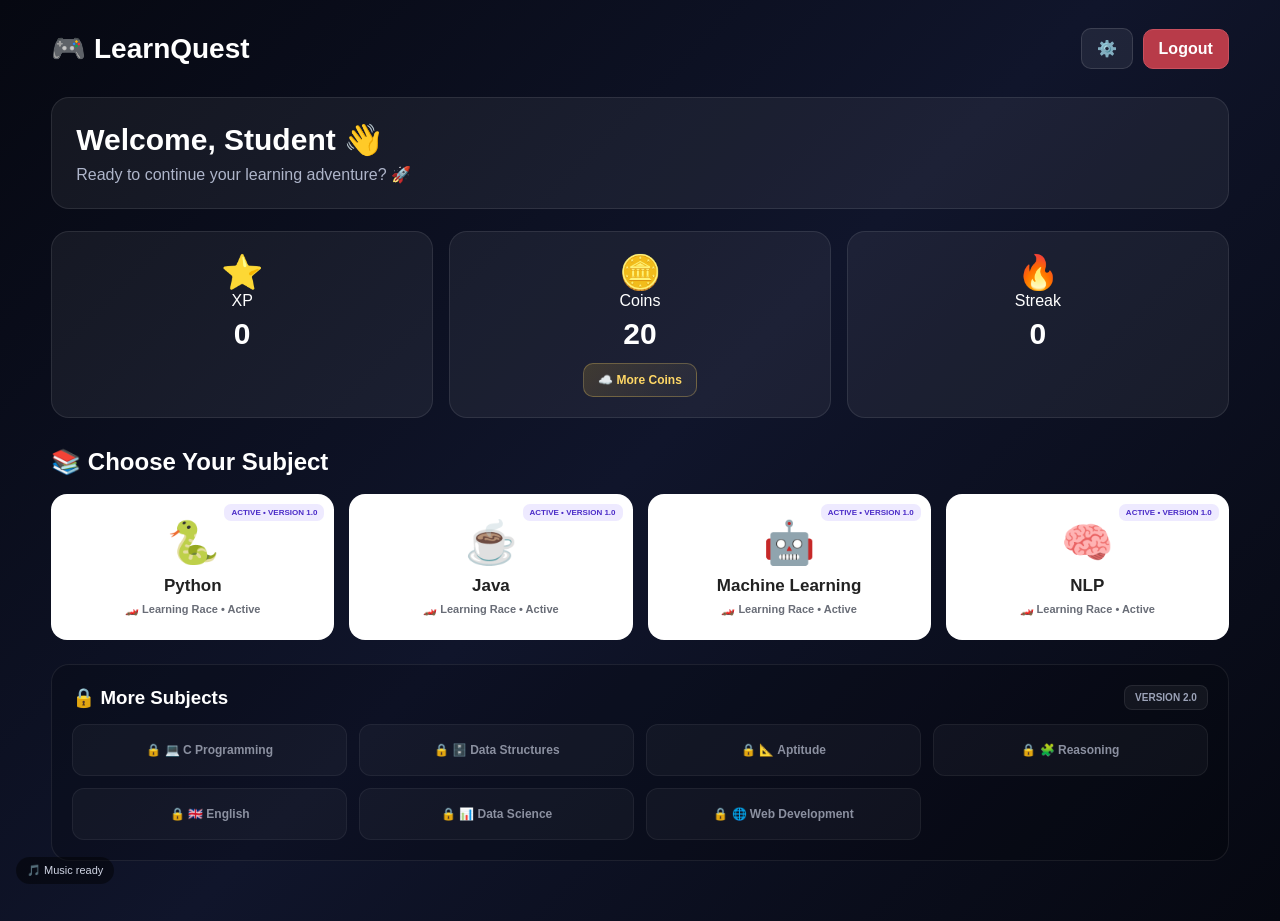
<file: frontend/dashboard.html>
<!DOCTYPE html>
<html lang="en">

<head>

    <meta charset="UTF-8">

    <meta
        name="viewport"
        content="width=device-width, initial-scale=1.0"
    >

    <title>LearnQuest - Dashboard</title>


    <style>

        * {
            box-sizing: border-box;
        }


        body {

            margin: 0;

            font-family:
                Arial,
                Helvetica,
                sans-serif;

            min-height: 100vh;

            color: #fff;

            background:
                linear-gradient(
                    135deg,
                    #060811,
                    #10152b 50%,
                    #060811
                );

        }


        button,
        input {

            font: inherit;

        }


        .container {

            width: 92%;

            max-width: 1180px;

            margin: auto;

            padding:
                28px
                0
                60px;

        }


        /* =====================================================
           HEADER
           ===================================================== */

        .header {

            display:
                flex;

            justify-content:
                space-between;

            align-items:
                center;

            gap:
                16px;

            margin-bottom:
                28px;

        }


        .logo {

            font-size:
                28px;

            font-weight:
                900;

        }


        .top-actions {

            display:
                flex;

            gap:
                10px;

            align-items:
                center;

        }


        .settings-btn,
        .logout {

            border:
                1px solid
                rgba(
                    255,
                    255,
                    255,
                    0.12
                );

            border-radius:
                10px;

            cursor:
                pointer;

            color:
                #fff;

            padding:
                10px
                15px;

            background:
                rgba(
                    255,
                    255,
                    255,
                    0.07
                );

        }


        .logout {

            background:
                #b83b49;

            border-color:
                #c9505e;

            font-weight:
                800;

        }


        /* =====================================================
           WELCOME
           ===================================================== */

        .welcome {

            background:
                rgba(
                    255,
                    255,
                    255,
                    0.055
                );

            border:
                1px solid
                rgba(
                    255,
                    255,
                    255,
                    0.09
                );

            border-radius:
                18px;

            padding:
                24px;

            margin-bottom:
                22px;

        }


        .welcome h1 {

            margin:
                0 0 8px;

            font-size:
                30px;

        }


        .welcome p {

            margin:
                0;

            color:
                #aeb5ca;

        }


        /* =====================================================
           STATS
           ===================================================== */

        .stats {

            display:
                grid;

            grid-template-columns:
                repeat(
                    3,
                    1fr
                );

            gap:
                16px;

            margin-bottom:
                30px;

        }


        .card {

            background:
                rgba(
                    255,
                    255,
                    255,
                    0.055
                );

            border:
                1px solid
                rgba(
                    255,
                    255,
                    255,
                    0.09
                );

            border-radius:
                18px;

            padding:
                20px;

            text-align:
                center;

        }


        .icon {

            font-size:
                34px;

        }


        .value {

            font-size:
                30px;

            font-weight:
                900;

            margin-top:
                7px;

        }


        /* =====================================================
           COINS BUTTON
           ===================================================== */

        .coins-card {

            position:
                relative;

            overflow:
                hidden;

        }


        .more-coins-btn {

            margin-top:
                12px;

            border:
                1px solid
                rgba(
                    255,
                    216,
                    102,
                    0.28
                );

            background:
                linear-gradient(
                    135deg,
                    rgba(
                        255,
                        199,
                        51,
                        0.16
                    ),
                    rgba(
                        255,
                        255,
                        255,
                        0.04
                    )
                );

            color:
                #ffd866;

            padding:
                9px
                14px;

            border-radius:
                10px;

            cursor:
                pointer;

            font-size:
                12px;

            font-weight:
                800;

        }


        .more-coins-btn:hover {

            transform:
                translateY(
                    -2px
                );

            border-color:
                rgba(
                    255,
                    220,
                    100,
                    0.55
                );

            box-shadow:
                0 0 22px
                rgba(
                    255,
                    200,
                    55,
                    0.16
                );

        }


        /* =====================================================
           SUBJECTS
           ===================================================== */

        .subjects {

            margin-top:
                24px;

        }


        .subjects h2 {

            margin:
                0 0 18px;

        }


        .subject-grid {

            display:
                grid;

            grid-template-columns:
                repeat(
                    4,
                    1fr
                );

            gap:
                15px;

        }


        .subject {

            position:
                relative;

            background:
                #fff;

            color:
                #222;

            border-radius:
                16px;

            padding:
                24px
                15px;

            text-align:
                center;

            cursor:
                pointer;

            font-weight:
                800;

            transition:
                0.25s;

            overflow:
                hidden;

        }


        .subject:hover {

            transform:
                translateY(
                    -6px
                );

            box-shadow:
                0 12px
                28px
                rgba(
                    0,
                    0,
                    0,
                    0.28
                );

        }


        .subject-icon {

            font-size:
                42px;

            margin-bottom:
                9px;

        }


        .subject-name {

            font-size:
                17px;

        }


        .subject-status {

            margin-top:
                7px;

            font-size:
                11px;

            color:
                #696d77;

        }


        .active-subject::after {

            content:
                "ACTIVE • VERSION 1.0";

            position:
                absolute;

            top:
                10px;

            right:
                10px;

            padding:
                4px
                7px;

            background:
                #eeeaff;

            color:
                #4b2cc8;

            border-radius:
                7px;

            font-size:
                8px;

            font-weight:
                900;

        }


        /* =====================================================
           VERSION 2.0
           ===================================================== */

        .future-section {

            margin-top:
                24px;

            padding:
                20px;

            border-radius:
                18px;

            background:
                rgba(
                    0,
                    0,
                    0,
                    0.16
                );

            border:
                1px solid
                rgba(
                    255,
                    255,
                    255,
                    0.08
                );

        }


        .future-heading {

            display:
                flex;

            justify-content:
                space-between;

            align-items:
                center;

            gap:
                12px;

            margin-bottom:
                14px;

        }


        .future-heading h3 {

            margin:
                0;

        }


        .version-badge {

            padding:
                6px
                10px;

            border-radius:
                8px;

            background:
                rgba(
                    255,
                    255,
                    255,
                    0.05
                );

            border:
                1px solid
                rgba(
                    255,
                    255,
                    255,
                    0.08
                );

            color:
                #9ca3b8;

            font-size:
                10px;

            font-weight:
                900;

        }


        .future-grid {

            display:
                grid;

            grid-template-columns:
                repeat(
                    4,
                    1fr
                );

            gap:
                12px;

        }


        .future-card {

            min-height:
                52px;

            display:
                flex;

            align-items:
                center;

            justify-content:
                center;

            padding:
                10px;

            border-radius:
                12px;

            color:
                #8b90a0;

            background:
                rgba(
                    255,
                    255,
                    255,
                    0.035
                );

            border:
                1px solid
                rgba(
                    255,
                    255,
                    255,
                    0.06
                );

            font-size:
                12px;

            font-weight:
                800;

        }


        /* =====================================================
           SETTINGS
           ===================================================== */

        .settings-panel {

            display:
                none;

            position:
                fixed;

            top:
                72px;

            right:
                5%;

            width:
                305px;

            max-width:
                calc(
                    100% - 28px
                );

            background:
                #11192b;

            border:
                1px solid
                rgba(
                    255,
                    255,
                    255,
                    0.14
                );

            border-radius:
                16px;

            padding:
                19px;

            z-index:
                5000;

            box-shadow:
                0 20px
                55px
                rgba(
                    0,
                    0,
                    0,
                    0.45
                );

        }


        .settings-panel.show {

            display:
                block;

        }


        .settings-title {

            margin:
                0 0 14px;

        }


        .setting-row {

            display:
                flex;

            justify-content:
                space-between;

            align-items:
                center;

            gap:
                12px;

            padding:
                13px 0;

            border-top:
                1px solid
                rgba(
                    255,
                    255,
                    255,
                    0.08
                );

        }


        .setting-name {

            font-weight:
                800;

            font-size:
                13px;

        }


        .setting-description {

            color:
                #8f96ab;

            font-size:
                11px;

            margin-top:
                4px;

            line-height:
                1.4;

        }


        .toggle {

            position:
                relative;

            width:
                48px;

            height:
                26px;

            flex-shrink:
                0;

        }


        .toggle input {

            display:
                none;

        }


        .slider {

            position:
                absolute;

            inset:
                0;

            background:
                #555d72;

            border-radius:
                999px;

            cursor:
                pointer;

        }


        .slider:before {

            content:
                "";

            position:
                absolute;

            width:
                20px;

            height:
                20px;

            top:
                3px;

            left:
                3px;

            background:
                #fff;

            border-radius:
                50%;

            transition:
                0.2s;

        }


        .toggle input:checked + .slider {

            background:
                #2ed573;

        }


        .toggle input:checked + .slider:before {

            transform:
                translateX(
                    22px
                );

        }


        .music-note {

            position:
                fixed;

            left:
                16px;

            bottom:
                16px;

            z-index:
                4000;

            background:
                rgba(
                    0,
                    0,
                    0,
                    0.45
                );

            padding:
                7px
                11px;

            border-radius:
                18px;

            color:
                #cfd4e3;

            font-size:
                11px;

        }


        /* =====================================================
           COIN POP
           ===================================================== */

        .coin-pop {

            position:
                fixed;

            z-index:
                9000;

            pointer-events:
                none;

            font-size:
                25px;

            animation:
                coinPop
                0.7s
                ease-out
                forwards;

        }


        @keyframes coinPop {

            from {

                opacity:
                    1;

                transform:
                    translateY(
                        0
                    )
                    scale(
                        1
                    );

            }


            to {

                opacity:
                    0;

                transform:
                    translateY(
                        -60px
                    )
                    scale(
                        1.35
                    );

            }

        }


        /* =====================================================
           COIN GAME OVERLAY
           ===================================================== */

        .coin-game-overlay {

            display:
                none;

            position:
                fixed;

            inset:
                0;

            z-index:
                8000;

            align-items:
                center;

            justify-content:
                center;

            padding:
                18px;

            background:
                rgba(
                    0,
                    0,
                    0,
                    0.78
                );

            backdrop-filter:
                blur(
                    8px
                );

        }


        .coin-game-overlay.show {

            display:
                flex;

        }


        .coin-game {

            width:
                min(
                    900px,
                    96vw
                );

            background:
                linear-gradient(
                    180deg,
                    #0d1630,
                    #040711
                );

            border:
                1px solid
                rgba(
                    255,
                    255,
                    255,
                    0.12
                );

            border-radius:
                24px;

            padding:
                18px;

            box-shadow:
                0 30px
                100px
                rgba(
                    0,
                    0,
                    0,
                    0.60
                );

        }


        .coin-game-header {

            display:
                flex;

            justify-content:
                space-between;

            align-items:
                center;

            gap:
                14px;

            flex-wrap:
                wrap;

            margin-bottom:
                12px;

        }


        .coin-game-title {

            font-size:
                23px;

            font-weight:
                900;

        }


        .coin-game-stats {

            display:
                flex;

            gap:
                9px;

            flex-wrap:
                wrap;

            align-items:
                center;

        }


        .game-stat {

            padding:
                7px
                10px;

            border-radius:
                10px;

            background:
                rgba(
                    255,
                    255,
                    255,
                    0.05
                );

            border:
                1px solid
                rgba(
                    255,
                    255,
                    255,
                    0.08
                );

            font-size:
                12px;

            font-weight:
                800;

        }


        .game-close-btn {

            width:
                38px;

            height:
                38px;

            border:
                1px solid
                rgba(
                    255,
                    255,
                    255,
                    0.12
                );

            border-radius:
                10px;

            background:
                rgba(
                    255,
                    255,
                    255,
                    0.05
                );

            color:
                #fff;

            cursor:
                pointer;

            font-size:
                20px;

        }


        /* =====================================================
           GAME STAGE
           ===================================================== */

        .game-stage {

            position:
                relative;

            height:
                390px;

            overflow:
                hidden;

            border-radius:
                18px;

            border:
                1px solid
                rgba(
                    255,
                    255,
                    255,
                    0.08
                );

            background:
                linear-gradient(
                    180deg,
                    #13204b 0%,
                    #0b1230 55%,
                    #060913 100%
                );

            outline:
                none;

        }


        .game-stage:focus {

            box-shadow:
                0 0 0 2px
                rgba(
                    117,
                    92,
                    255,
                    0.45
                );

        }


        /* =====================================================
           GAME CLOUDS
           ===================================================== */

        .game-cloud {

            position:
                absolute;

            top:
                var(--top);

            left:
                -250px;

            width:
                var(--width);

            height:
                36px;

            border-radius:
                30px;

            background:
                rgba(
                    240,
                    246,
                    255,
                    0.20
                );

            filter:
                blur(
                    1px
                );

            animation:
                gameCloud
                var(--speed)
                linear
                infinite;

            animation-delay:
                var(--delay);

        }


        .game-cloud::before,
        .game-cloud::after {

            content:
                "";

            position:
                absolute;

            background:
                inherit;

            border-radius:
                50%;

        }


        .game-cloud::before {

            width:
                62px;

            height:
                62px;

            left:
                20px;

            bottom:
                7px;

        }


        .game-cloud::after {

            width:
                76px;

            height:
                76px;

            right:
                24px;

            bottom:
                5px;

        }


        @keyframes gameCloud {

            from {

                transform:
                    translateX(
                        0
                    );

            }


            to {

                transform:
                    translateX(
                        calc(
                            100vw +
                            600px
                        )
                    );

            }

        }


        /* =====================================================
           GAME GROUND
           ===================================================== */

        .game-ground {

            position:
                absolute;

            left:
                0;

            right:
                0;

            bottom:
                0;

            height:
                72px;

            background:
                repeating-linear-gradient(
                    90deg,
                    rgba(
                        255,
                        255,
                        255,
                        0.17
                    )
                    0 45px,
                    transparent
                    45px 90px
                ),
                linear-gradient(
                    180deg,
                    #182039,
                    #0a0f1d
                );

            border-top:
                2px solid
                rgba(
                    255,
                    255,
                    255,
                    0.08
                );

        }


        /* =====================================================
           PLAYER
           ===================================================== */

        .game-player {

            position:
                absolute;

            right:
                72px;

            bottom:
                70px;

            width:
                54px;

            height:
                54px;

            display:
                flex;

            align-items:
                center;

            justify-content:
                center;

            font-size:
                38px;

            z-index:
                5;

            transition:
                transform
                0.16s
                ease;

            transform:
                scaleX(
                    -1
                );

            filter:
                drop-shadow(
                    0 6px
                    14px
                    rgba(
                        255,
                        115,
                        70,
                        0.28
                    )
                );

        }


        .game-player.jump {

            transform:
                scaleX(
                    1
                )
                translateY(
                    -125px
                );

        }


        /* =====================================================
           COINS
           ===================================================== */

        .game-coin {

            position:
                absolute;

            width:
                34px;

            height:
                34px;

            display:
                flex;

            align-items:
                center;

            justify-content:
                center;

            font-size:
                28px;

            z-index:
                4;

            filter:
                drop-shadow(
                    0 0 10px
                    rgba(
                        255,
                        220,
                        75,
                        0.75
                    )
                );

            animation:
                gameCoinBob
                0.7s
                ease-in-out
                infinite
                alternate;

        }


        @keyframes gameCoinBob {

            from {

                transform:
                    translateY(
                        -3px
                    )
                    rotate(
                        -4deg
                    );

            }


            to {

                transform:
                    translateY(
                        3px
                    )
                    rotate(
                        4deg
                    );

            }

        }


        /* =====================================================
           OBSTACLE
           ===================================================== */

        .game-obstacle {

            position:
                absolute;

            width:
                58px;

            height:
                44px;

            display:
                flex;

            align-items:
                center;

            justify-content:
                center;

            font-size:
                31px;

            z-index:
                4;

        }


        /* =====================================================
           PARTICLES
           ===================================================== */

        .game-particle {

            position:
                absolute;

            width:
                4px;

            height:
                4px;

            border-radius:
                50%;

            background:
                #fff;

            opacity:
                .55;

            animation:
                particleSweep
                var(--speed)
                linear
                infinite;

            animation-delay:
                var(--delay);

        }


        @keyframes particleSweep {

            from {

                transform:
                    translateX(
                        0
                    );

                opacity:
                    0;

            }


            20% {

                opacity:
                    .65;

            }


            to {

                transform:
                    translateX(
                        300px
                    );

                opacity:
                    0;

            }

        }


        /* =====================================================
           GAME TEXT
           ===================================================== */

        .game-instruction {

            text-align:
                center;

            margin-top:
                9px;

            color:
                #9098b0;

            font-size:
                12px;

        }


        .game-message {

            min-height:
                21px;

            text-align:
                center;

            margin-top:
                8px;

            font-weight:
                800;

            color:
                #ffd866;

        }


        .game-actions {

            display:
                flex;

            justify-content:
                center;

            flex-wrap:
                wrap;

            gap:
                10px;

            margin-top:
                12px;

        }


        .game-action-btn {

            border:
                1px solid
                rgba(
                    255,
                    255,
                    255,
                    0.11
                );

            border-radius:
                11px;

            padding:
                11px
                17px;

            cursor:
                pointer;

            color:
                #fff;

            font-weight:
                800;

            background:
                rgba(
                    255,
                    255,
                    255,
                    0.05
                );

        }


        .game-action-btn.primary {

            background:
                linear-gradient(
                    135deg,
                    #6d58ff,
                    #4f38c4
                );

        }


        .game-action-btn.coin {

            background:
                linear-gradient(
                    135deg,
                    #d7aa2d,
                    #996915
                );

        }


        .game-action-btn:disabled {

            opacity:
                .6;

            cursor:
                not-allowed;

        }


        /* =====================================================
           RESPONSIVE
           ===================================================== */

        @media (
            max-width: 800px
        ) {

            .subject-grid,
            .future-grid {

                grid-template-columns:
                    repeat(
                        2,
                        1fr
                    );

            }


            .stats {

                grid-template-columns:
                    1fr
                    1fr;

            }

        }


        @media (
            max-width: 520px
        ) {

            .container {

                width:
                    94%;

                padding-top:
                    20px;

            }


            .stats,
            .subject-grid,
            .future-grid {

                grid-template-columns:
                    1fr;

            }


            .welcome h1 {

                font-size:
                    24px;

            }


            .header {

                align-items:
                    flex-start;

            }


            .game-stage {

                height:
                    340px;

            }


            .game-player {

                right:
                    45px;

            }

        }

    </style>

</head>


<body>


    <!-- =====================================================
         MUSIC NOTE
         ===================================================== -->

    <div
        id="musicNote"
        class="music-note"
    >
        🎵 Music ready
    </div>



    <!-- =====================================================
         SETTINGS
         ===================================================== -->

    <div
        id="settingsPanel"
        class="settings-panel"
    >

        <h3
            class="settings-title"
            id="settingsTitle"
        >
            ⚙️ Settings
        </h3>


        <div class="setting-row">

            <div>

                <div
                    class="setting-name"
                    id="musicSettingName"
                >
                    🎵 Background Music
                </div>


                <div
                    class="setting-description"
                    id="musicSettingDescription"
                >
                    Keep music playing while you learn.
                </div>

            </div>


            <label class="toggle">

                <input
                    type="checkbox"
                    id="musicToggle"
                    checked
                >

                <span class="slider"></span>

            </label>

        </div>


        <div class="setting-row">

            <div>

                <div
                    class="setting-name"
                    id="soundSettingName"
                >
                    🔔 Click / Coin Sound
                </div>


                <div
                    class="setting-description"
                    id="soundSettingDescription"
                >
                    Play a small sound when you click and collect coins.
                </div>

            </div>


            <label class="toggle">

                <input
                    type="checkbox"
                    id="soundToggle"
                    checked
                >

                <span class="slider"></span>

            </label>

        </div>

    </div>



    <!-- =====================================================
         DASHBOARD
         ===================================================== -->

    <div class="container">


        <!-- HEADER -->

        <div class="header">

            <div class="logo">

                🎮 LearnQuest

            </div>


            <div class="top-actions">

                <button
                    class="settings-btn"
                    id="settingsBtn"
                    type="button"
                >
                    ⚙️
                </button>


                <button
                    class="logout"
                    id="logoutBtn"
                    type="button"
                >
                    Logout
                </button>

            </div>

        </div>



        <!-- WELCOME -->

        <div class="welcome">

            <h1>

                <span id="welcomeText">
                    Welcome
                </span>,

                <span id="studentName">
                    Student
                </span>

                👋

            </h1>


            <p id="adventureText">

                Ready to continue your learning adventure? 🚀

            </p>

        </div>



        <!-- STATS -->

        <div class="stats">


            <div class="card">

                <div class="icon">
                    ⭐
                </div>


                <div id="xpLabel">
                    XP
                </div>


                <div
                    class="value"
                    id="xp"
                >
                    0
                </div>

            </div>



            <div class="card coins-card">

                <div class="icon">
                    🪙
                </div>


                <div id="coinsLabel">
                    Coins
                </div>


                <div
                    class="value"
                    id="coins"
                >
                    20
                </div>


                <button
                    class="more-coins-btn"
                    id="moreCoinsBtn"
                    type="button"
                >
                    ☁️ More Coins
                </button>

            </div>



            <div class="card">

                <div class="icon">
                    🔥
                </div>


                <div id="streakLabel">
                    Streak
                </div>


                <div
                    class="value"
                    id="streak"
                >
                    0
                </div>

            </div>


        </div>



        <!-- SUBJECTS -->

        <div class="subjects">

            <h2 id="chooseSubject">

                📚 Choose Your Subject

            </h2>


            <div class="subject-grid">


                <!-- PYTHON -->

                <div
                    class="subject active-subject"
                    data-subject="Python"
                    role="button"
                    tabindex="0"
                >

                    <div class="subject-icon">
                        🐍
                    </div>


                    <div
                        class="subject-name"
                        data-en="Python"
                        data-hi="पाइथन"
                        data-te="పైథాన్"
                    >
                        Python
                    </div>


                    <div class="subject-status">
                        🏎️ Learning Race • Active
                    </div>

                </div>



                <!-- JAVA -->

                <div
                    class="subject active-subject"
                    data-subject="Java"
                    role="button"
                    tabindex="0"
                >

                    <div class="subject-icon">
                        ☕
                    </div>


                    <div
                        class="subject-name"
                        data-en="Java"
                        data-hi="जावा"
                        data-te="జావా"
                    >
                        Java
                    </div>


                    <div class="subject-status">
                        🏎️ Learning Race • Active
                    </div>

                </div>



                <!-- MACHINE LEARNING -->

                <div
                    class="subject active-subject"
                    data-subject="Machine Learning"
                    role="button"
                    tabindex="0"
                >

                    <div class="subject-icon">
                        🤖
                    </div>


                    <div
                        class="subject-name"
                        data-en="Machine Learning"
                        data-hi="मशीन लर्निंग"
                        data-te="మెషిన్ లెర్నింగ్"
                    >
                        Machine Learning
                    </div>


                    <div class="subject-status">
                        🏎️ Learning Race • Active
                    </div>

                </div>



                <!-- NLP -->

                <div
                    class="subject active-subject"
                    data-subject="NLP"
                    role="button"
                    tabindex="0"
                >

                    <div class="subject-icon">
                        🧠
                    </div>


                    <div
                        class="subject-name"
                        data-en="NLP"
                        data-hi="NLP"
                        data-te="NLP"
                    >
                        NLP
                    </div>


                    <div class="subject-status">
                        🏎️ Learning Race • Active
                    </div>

                </div>


            </div>



            <!-- VERSION 2.0 -->

            <div class="future-section">

                <div class="future-heading">

                    <h3>
                        🔒 More Subjects
                    </h3>


                    <div class="version-badge">
                        VERSION 2.0
                    </div>

                </div>


                <div class="future-grid">

                    <div class="future-card">
                        🔒 💻 C Programming
                    </div>

                    <div class="future-card">
                        🔒 🗄️ Data Structures
                    </div>

                    <div class="future-card">
                        🔒 📐 Aptitude
                    </div>

                    <div class="future-card">
                        🔒 🧩 Reasoning
                    </div>

                    <div class="future-card">
                        🔒 🇬🇧 English
                    </div>

                    <div class="future-card">
                        🔒 📊 Data Science
                    </div>

                    <div class="future-card">
                        🔒 🌐 Web Development
                    </div>

                </div>

            </div>


        </div>


    </div>



    <!-- =====================================================
         COIN RUNNER
         ===================================================== -->

    <div
        class="coin-game-overlay"
        id="coinGameOverlay"
        aria-hidden="true"
    >

        <div
            class="coin-game"
            role="dialog"
            aria-modal="true"
            aria-labelledby="coinGameTitle"
        >


            <div class="coin-game-header">

                <div>

                    <div
                        class="coin-game-title"
                        id="coinGameTitle"
                    >
                        ☁️ Coin Runner
                    </div>


                    <div
                        style="
                            color:#858ca5;
                            font-size:12px;
                            margin-top:3px;
                        "
                    >
                        Jump over clouds and collect coins.
                    </div>

                </div>



                <div class="coin-game-stats">


                    <div class="game-stat">

                        🪙 Collected:

                        <span id="gameCollected">
                            0
                        </span>

                    </div>



                    <div class="game-stat">

                        🏆 Best:

                        <span id="gameBest">
                            0
                        </span>

                    </div>



                    <button
                        id="closeCoinGame"
                        class="game-close-btn"
                        type="button"
                        aria-label="Close game"
                    >
                        ×
                    </button>


                </div>

            </div>



            <div
                class="game-stage"
                id="coinGameStage"
                tabindex="0"
                aria-label="Coin runner game. Tap or press Space or Arrow Up to jump."
            >


                <!-- CLOUDS -->

                <div
                    class="game-cloud"
                    style="
                        --top:10%;
                        --width:170px;
                        --speed:17s;
                        --delay:-3s;
                    "
                ></div>


                <div
                    class="game-cloud"
                    style="
                        --top:24%;
                        --width:220px;
                        --speed:22s;
                        --delay:-11s;
                    "
                ></div>


                <div
                    class="game-cloud"
                    style="
                        --top:7%;
                        --width:140px;
                        --speed:26s;
                        --delay:-19s;
                    "
                ></div>



                <!-- PARTICLES -->

                <div
                    class="game-particle"
                    style="
                        left:74%;
                        top:24%;
                        --speed:11s;
                        --delay:-2s;
                    "
                ></div>


                <div
                    class="game-particle"
                    style="
                        left:86%;
                        top:34%;
                        --speed:14s;
                        --delay:-7s;
                    "
                ></div>


                <div
                    class="game-particle"
                    style="
                        left:63%;
                        top:18%;
                        --speed:12s;
                        --delay:-9s;
                    "
                ></div>


                <div
                    class="game-particle"
                    style="
                        left:92%;
                        top:18%;
                        --speed:16s;
                        --delay:-4s;
                    "
                ></div>



                <!-- GROUND -->

                <div class="game-ground"></div>



                <!-- PLAYER -->

                <div
                    class="game-player"
                    id="gamePlayer"
                >
                    🏃
                </div>



                <!-- DYNAMIC COINS -->

                <div id="gameCoins"></div>



                <!-- OBSTACLES -->

                <div id="gameObstacles"></div>


            </div>



            <div class="game-instruction">

                Tap the game area or press Space / ↑ to jump.

            </div>


            <div
                class="game-message"
                id="gameMessage"
            >

                Collect as many coins as you can!

            </div>


            <div
                class="game-actions"
                id="gameActions"
                style="display:none;"
            >

                <button
                    id="tryAgainBtn"
                    class="game-action-btn primary"
                    type="button"
                >
                    🔄 Try Again
                </button>


                <button
                    id="claimCoinsBtn"
                    class="game-action-btn coin"
                    type="button"
                >
                    🪙 Claim Coins
                </button>

            </div>


        </div>

    </div>



    <!-- =====================================================
         EXISTING SCRIPTS
         ===================================================== -->

    <script src="js/i18n.js"></script>

    <script src="js/dashboard.js"></script>



    <script>


        /* =====================================================
           CONFIG
           ===================================================== */

        const API_BASE =
            "https://learnquest-h5hb.onrender.com";


        const MUSIC_KEY =
            "learnquest_music";


        const SOUND_KEY =
            "learnquest_sound";


        const GAME_STATE_KEY =
            "learnquest_coin_runner_state";


        let audioContext =
            null;


        let currentUser =
            null;



        /* =====================================================
           LANGUAGE
           ===================================================== */

        function getLanguage() {

            return (
                localStorage.getItem(
                    "selected_language"
                ) || "en"
            );

        }



        /* =====================================================
           SOUND SETTINGS
           ===================================================== */

        function soundEnabled() {

            return (
                localStorage.getItem(
                    SOUND_KEY
                ) !== "off"
            );

        }


        function musicEnabled() {

            return (
                localStorage.getItem(
                    MUSIC_KEY
                ) !== "off"
            );

        }



        /* =====================================================
           TING SOUND
           ===================================================== */

        function pingSound(
            longer = false
        ) {

            if (
                !soundEnabled()
            ) {

                return;

            }


            try {

                const AudioCtx =
                    window.AudioContext ||
                    window.webkitAudioContext;


                if (
                    !AudioCtx
                ) {

                    return;

                }


                const ctx =
                    new AudioCtx();


                const oscillator =
                    ctx.createOscillator();


                const gain =
                    ctx.createGain();


                const start =
                    ctx.currentTime;


                const duration =
                    longer
                        ? 0.22
                        : 0.12;


                oscillator.type =
                    "sine";


                oscillator.frequency.setValueAtTime(
                    longer
                        ? 700
                        : 760,
                    start
                );


                oscillator.frequency.exponentialRampToValueAtTime(
                    longer
                        ? 1200
                        : 1100,
                    start +
                    duration
                );


                gain.gain.setValueAtTime(
                    0.11,
                    start
                );


                gain.gain.exponentialRampToValueAtTime(
                    0.001,
                    start +
                    duration
                );


                oscillator.connect(
                    gain
                );


                gain.connect(
                    ctx.destination
                );


                oscillator.start(
                    start
                );


                oscillator.stop(
                    start +
                    duration
                );


            }

            catch (
                error
            ) {

                console.log(
                    "Sound error:",
                    error
                );

            }

        }



        /* =====================================================
           COIN POP
           ===================================================== */

        function showCoinPop() {

            const coin =
                document.createElement(
                    "div"
                );


            coin.className =
                "coin-pop";


            coin.textContent =
                "🪙";


            coin.style.left =
                "50%";


            coin.style.top =
                "45%";


            document.body.appendChild(
                coin
            );


            setTimeout(
                function () {

                    coin.remove();

                },
                700
            );

        }



        /* =====================================================
           LOCAL GAME STATE
           ===================================================== */

        function readGameState() {

            try {

                const saved =
                    JSON.parse(
                        localStorage.getItem(
                            GAME_STATE_KEY
                        ) || "{}"
                    );


                const balance =
                    Number(
                        saved.balance
                    );


                const best =
                    Number(
                        saved.best
                    );


                return {

                    balance:
                        Number.isFinite(
                            balance
                        )
                            ? Math.max(
                                0,
                                Math.floor(
                                    balance
                                )
                            )
                            : 20,

                    best:
                        Number.isFinite(
                            best
                        )
                            ? Math.max(
                                0,
                                Math.floor(
                                    best
                                )
                            )
                            : 0

                };

            }

            catch (
                error
            ) {

                return {

                    balance:
                        20,

                    best:
                        0

                };

            }

        }



        function saveGameState(
            balance,
            best
        ) {

            localStorage.setItem(

                GAME_STATE_KEY,

                JSON.stringify({

                    balance:
                        Math.max(
                            0,
                            Math.floor(
                                Number(
                                    balance
                                ) || 0
                            )
                        ),

                    best:
                        Math.max(
                            0,
                            Math.floor(
                                Number(
                                    best
                                ) || 0
                            )
                        )

                })

            );

        }



        /* =====================================================
           DASHBOARD COINS DISPLAY
           ===================================================== */

        function setCoinsDisplay(
            value
        ) {

            const safe =
                Math.max(
                    0,
                    Math.floor(
                        Number(
                            value
                        ) || 0
                    )
                );


            document.getElementById(
                "coins"
            ).textContent =
                String(
                    safe
                );


            return safe;

        }



        /* =====================================================
           LOAD REAL USER DATA
           ===================================================== */

        async function loadDashboardData() {

            try {

                const response =
                    await fetch(

                        `${API_BASE}/dashboard`,

                        {

                            method:
                                "GET",

                            credentials:
                                "include",

                            cache:
                                "no-store"

                        }

                    );


                const data =
                    await response.json();


                if (
                    !response.ok
                ) {

                    throw new Error(
                        data.message ||
                        "Please login first."
                    );

                }


                currentUser =
                    data.user;


                if (
                    !currentUser
                ) {

                    throw new Error(
                        "User information was not returned."
                    );

                }


                document.getElementById(
                    "studentName"
                ).textContent =
                    currentUser.name ||
                    "Student";


                document.getElementById(
                    "xp"
                ).textContent =
                    Math.max(
                        0,
                        Number(
                            currentUser.xp
                        ) || 0
                    );


                document.getElementById(
                    "coins"
                ).textContent =
                    Math.max(
                        0,
                        Number(
                            currentUser.coins
                        ) || 0
                    );


                document.getElementById(
                    "streak"
                ).textContent =
                    Math.max(
                        0,
                        Number(
                            currentUser.streak
                        ) || 0
                    );


                /*
                 * IMPORTANT:
                 * Server balance is the real account balance.
                 * Keep local game-state in sync with it.
                 */

                const serverCoins =
                    Math.max(
                        0,
                        Number(
                            currentUser.coins
                        ) || 0
                    );


                const stored =
                    readGameState();


                saveGameState(
                    serverCoins,
                    Math.max(
                        stored.best,
                        0
                    )
                );


                setCoinsDisplay(
                    serverCoins
                );

            }


            catch (
                error
            ) {

                console.error(
                    "Dashboard load error:",
                    error
                );

            }

        }



        /* =====================================================
           LANGUAGE TEXT
           ===================================================== */

        function applyLanguage() {

            const language =
                getLanguage();


            const text = {

                en: {

                    welcome:
                        "Welcome",

                    adventure:
                        "Ready to continue your learning adventure? 🚀",

                    coins:
                        "Coins",

                    streak:
                        "Streak",

                    choose:
                        "📚 Choose Your Subject",

                    logout:
                        "Logout"

                },


                hi: {

                    welcome:
                        "स्वागत है",

                    adventure:
                        "क्या आप अपनी सीखने की यात्रा जारी रखने के लिए तैयार हैं? 🚀",

                    coins:
                        "सिक्के",

                    streak:
                        "स्ट्रीक",

                    choose:
                        "📚 अपना विषय चुनें",

                    logout:
                        "लॉगआउट"

                },


                te: {

                    welcome:
                        "స్వాగతం",

                    adventure:
                        "మీ అభ్యాస ప్రయాణాన్ని కొనసాగించడానికి సిద్ధంగా ఉన్నారా? 🚀",

                    coins:
                        "నాణేలు",

                    streak:
                        "స్ట్రీక్",

                    choose:
                        "📚 మీ అంశాన్ని ఎంచుకోండి",

                    logout:
                        "లాగౌట్"

                }

            };


            const t =
                text[
                    language
                ] ||
                text.en;


            document.getElementById(
                "welcomeText"
            ).textContent =
                t.welcome;


            document.getElementById(
                "adventureText"
            ).textContent =
                t.adventure;


            document.getElementById(
                "coinsLabel"
            ).textContent =
                t.coins;


            document.getElementById(
                "streakLabel"
            ).textContent =
                t.streak;


            document.getElementById(
                "chooseSubject"
            ).textContent =
                t.choose;


            document.getElementById(
                "logoutBtn"
            ).textContent =
                t.logout;


            document
                .querySelectorAll(
                    ".subject-name"
                )
                .forEach(
                    function (
                        element
                    ) {

                        element.textContent =

                            element.getAttribute(
                                "data-" +
                                language
                            )

                            ||

                            element.getAttribute(
                                "data-en"
                            )

                            ||

                            element.textContent;

                    }
                );

        }



        /* =====================================================
           SETTINGS TEXT
           ===================================================== */

        function updateSettingsText() {

            const language =
                getLanguage();


            const labels = {

                en: {

                    title:
                        "⚙️ Settings",

                    music:
                        "🎵 Background Music",

                    musicDesc:
                        "Keep music playing while you learn.",

                    sound:
                        "🔔 Click / Coin Sound",

                    soundDesc:
                        "Play a small sound when you click and collect coins."

                },


                hi: {

                    title:
                        "⚙️ सेटिंग्स",

                    music:
                        "🎵 बैकग्राउंड म्यूज़िक",

                    musicDesc:
                        "सीखते समय म्यूज़िक चालू रखें।",

                    sound:
                        "🔔 क्लिक / कॉइन साउंड",

                    soundDesc:
                        "क्लिक और कॉइन मिलने पर छोटी ध्वनि चलाएं।"

                },


                te: {

                    title:
                        "⚙️ సెట్టింగ్స్",

                    music:
                        "🎵 బ్యాక్‌గ్రౌండ్ మ్యూజిక్",

                    musicDesc:
                        "మీరు నేర్చుకునే సమయంలో మ్యూజిక్ కొనసాగుతుంది.",

                    sound:
                        "🔔 క్లిక్ / కాయిన్ సౌండ్",

                    soundDesc:
                        "క్లిక్ చేసినప్పుడు మరియు కాయిన్లు వచ్చినప్పుడు సౌండ్ ప్లే అవుతుంది."

                }

            };


            const t =
                labels[
                    language
                ] ||
                labels.en;


            document.getElementById(
                "settingsTitle"
            ).textContent =
                t.title;


            document.getElementById(
                "musicSettingName"
            ).textContent =
                t.music;


            document.getElementById(
                "musicSettingDescription"
            ).textContent =
                t.musicDesc;


            document.getElementById(
                "soundSettingName"
            ).textContent =
                t.sound;


            document.getElementById(
                "soundSettingDescription"
            ).textContent =
                t.soundDesc;

        }



        /* =====================================================
           SUBJECT OPEN
           ===================================================== */

        function openSubject(
            subject
        ) {

            pingSound();

            showCoinPop();


            const subjectIds = {

                "Python":
                    1,

                "Java":
                    2,

                "C Programming":
                    3,

                "Data Structures":
                    4,

                "Machine Learning":
                    5,

                "NLP":
                    6,

                "Aptitude":
                    7,

                "Reasoning":
                    8,

                "English":
                    9,

                "Data Science":
                    10,

                "Web Development":
                    11

            };


            const id =
                subjectIds[
                    subject
                ];


            if (
                !id
            ) {

                return;

            }


            window.location.href =
                `world.html?subject_id=${id}`;

        }



        document
            .querySelectorAll(
                ".active-subject"
            )
            .forEach(
                function (
                    card
                ) {

                    card.addEventListener(
                        "click",
                        function () {

                            openSubject(
                                card.dataset.subject
                            );

                        }
                    );


                    card.addEventListener(
                        "keydown",
                        function (
                            event
                        ) {

                            if (
                                event.key ===
                                    "Enter" ||
                                event.key ===
                                    " "
                            ) {

                                event.preventDefault();


                                openSubject(
                                    card.dataset.subject
                                );

                            }

                        }
                    );

                }
            );



        /* =====================================================
           LOGOUT
           ===================================================== */

        async function logout() {

            try {

                await fetch(

                    `${API_BASE}/logout`,

                    {

                        method:
                            "POST",

                        credentials:
                            "include"

                    }

                );

            }

            catch (
                error
            ) {

                console.error(
                    "Logout error:",
                    error
                );

            }


            window.location.href =
                "login.html";

        }



        /* =====================================================
           AMBIENT MUSIC
           ===================================================== */

        function startAmbientMusic() {

            if (
                !musicEnabled() ||
                audioContext
            ) {

                return;

            }


            try {

                const AudioCtx =
                    window.AudioContext ||
                    window.webkitAudioContext;


                if (
                    !AudioCtx
                ) {

                    return;

                }


                audioContext =
                    new AudioCtx();


                const masterGain =
                    audioContext.createGain();


                masterGain.gain.value =
                    0.018;


                masterGain.connect(
                    audioContext.destination
                );


                const notes = [

                    261.63,
                    329.63,
                    392.00,
                    329.63

                ];


                let noteIndex =
                    0;


                function playNote() {

                    if (
                        !musicEnabled() ||
                        !audioContext
                    ) {

                        return;

                    }


                    const oscillator =
                        audioContext.createOscillator();


                    const gain =
                        audioContext.createGain();


                    const now =
                        audioContext.currentTime;


                    oscillator.type =
                        "sine";


                    oscillator.frequency.value =
                        notes[
                            noteIndex %
                            notes.length
                        ];


                    gain.gain.setValueAtTime(
                        0.0001,
                        now
                    );


                    gain.gain.exponentialRampToValueAtTime(
                        0.08,
                        now + 0.05
                    );


                    gain.gain.exponentialRampToValueAtTime(
                        0.0001,
                        now + 0.8
                    );


                    oscillator.connect(
                        gain
                    );


                    gain.connect(
                        masterGain
                    );


                    oscillator.start(
                        now
                    );


                    oscillator.stop(
                        now + 0.85
                    );


                    noteIndex++;

                }


                playNote();


                window.learnQuestMusicTimer =
                    setInterval(
                        playNote,
                        900
                    );


                document.getElementById(
                    "musicNote"
                ).textContent =
                    "🎵 Music ON";

            }

            catch (
                error
            ) {

                console.log(
                    "Music error:",
                    error
                );

            }

        }



        function stopAmbientMusic() {

            if (
                window.learnQuestMusicTimer
            ) {

                clearInterval(
                    window.learnQuestMusicTimer
                );


                window.learnQuestMusicTimer =
                    null;

            }


            if (
                audioContext
            ) {

                audioContext
                    .suspend()
                    .catch(
                        () => {}
                    );

            }


            document.getElementById(
                "musicNote"
            ).textContent =
                "🔇 Music OFF";

        }



        /* =====================================================
           SETTINGS SETUP
           ===================================================== */

        function setupSettings() {

            const musicToggle =
                document.getElementById(
                    "musicToggle"
                );


            const soundToggle =
                document.getElementById(
                    "soundToggle"
                );


            musicToggle.checked =
                musicEnabled();


            soundToggle.checked =
                soundEnabled();


            document.getElementById(
                "settingsBtn"
            ).addEventListener(
                "click",
                function (
                    event
                ) {

                    event.stopPropagation();

                    toggleSettings();

                    pingSound();

                }
            );


            document.getElementById(
                "logoutBtn"
            ).addEventListener(
                "click",
                function () {

                    pingSound();

                    logout();

                }
            );


            musicToggle.addEventListener(
                "change",
                function () {

                    localStorage.setItem(
                        MUSIC_KEY,
                        this.checked
                            ? "on"
                            : "off"
                    );


                    if (
                        this.checked
                    ) {

                        startAmbientMusic();

                    }

                    else {

                        stopAmbientMusic();

                    }

                }
            );


            soundToggle.addEventListener(
                "change",
                function () {

                    localStorage.setItem(
                        SOUND_KEY,
                        this.checked
                            ? "on"
                            : "off"
                    );


                    if (
                        this.checked
                    ) {

                        pingSound();

                    }

                }
            );


            document.addEventListener(
                "click",
                function (
                    event
                ) {

                    const panel =
                        document.getElementById(
                            "settingsPanel"
                        );


                    const button =
                        document.getElementById(
                            "settingsBtn"
                        );


                    if (

                        panel.classList.contains(
                            "show"
                        )

                        &&

                        !panel.contains(
                            event.target
                        )

                        &&

                        !button.contains(
                            event.target
                        )

                    ) {

                        panel.classList.remove(
                            "show"
                        );

                    }

                }
            );


            document.addEventListener(
                "click",
                function firstClick() {

                    if (
                        musicEnabled()
                    ) {

                        startAmbientMusic();

                    }


                    document.removeEventListener(
                        "click",
                        firstClick
                    );

                },
                {
                    once:
                        true
                }
            );


        }



        /* =====================================================
           COIN RUNNER
           ===================================================== */

        (function setupCoinRunner() {


            const overlay =
                document.getElementById(
                    "coinGameOverlay"
                );


            const stage =
                document.getElementById(
                    "coinGameStage"
                );


            const player =
                document.getElementById(
                    "gamePlayer"
                );


            const coinsLayer =
                document.getElementById(
                    "gameCoins"
                );


            const obstaclesLayer =
                document.getElementById(
                    "gameObstacles"
                );


            const collectedEl =
                document.getElementById(
                    "gameCollected"
                );


            const bestEl =
                document.getElementById(
                    "gameBest"
                );


            const messageEl =
                document.getElementById(
                    "gameMessage"
                );


            const actionsEl =
                document.getElementById(
                    "gameActions"
                );


            const tryAgainBtn =
                document.getElementById(
                    "tryAgainBtn"
                );


            const claimBtn =
                document.getElementById(
                    "claimCoinsBtn"
                );


            const closeBtn =
                document.getElementById(
                    "closeCoinGame"
                );


            const moreCoinsBtn =
                document.getElementById(
                    "moreCoinsBtn"
                );


            let running =
                false;


            let gameOver =
                false;


            let collected =
                0;


            let best =
                0;


            let animationId =
                null;


            let lastFrame =
                0;


            let lastCoinTime =
                0;


            let lastObstacleTime =
                0;


            let difficulty =
                1;


            let playerJumping =
                false;


            let claimedThisRound =
                false;



            function renderBest() {

                const state =
                    readGameState();


                best =
                    Math.max(
                        best,
                        state.best
                    );


                bestEl.textContent =
                    String(
                        best
                    );

            }



            function clearEntities() {

                coinsLayer.innerHTML =
                    "";


                obstaclesLayer.innerHTML =
                    "";

            }



            function stopGame() {

                running =
                    false;


                if (
                    animationId
                ) {

                    cancelAnimationFrame(
                        animationId
                    );


                    animationId =
                        null;

                }

            }



            function resetGame() {

                stopGame();

                clearEntities();


                running =
                    true;


                gameOver =
                    false;


                collected =
                    0;


                difficulty =
                    1;


                lastFrame =
                    performance.now();


                lastCoinTime =
                    lastFrame;


                lastObstacleTime =
                    lastFrame;


                playerJumping =
                    false;


                claimedThisRound =
                    false;


                player.classList.remove(
                    "jump"
                );


                collectedEl.textContent =
                    "0";


                messageEl.textContent =
                    "Collect as many coins as you can!";


                messageEl.style.color =
                    "#ffd866";


                actionsEl.style.display =
                    "none";


                claimBtn.disabled =
                    false;


                claimBtn.textContent =
                    "🪙 Claim Coins";


                renderBest();


                spawnStartingCoins();


                animationId =
                    requestAnimationFrame(
                        loop
                    );

            }



            function openGame() {

                renderBest();


                overlay.classList.add(
                    "show"
                );


                overlay.setAttribute(
                    "aria-hidden",
                    "false"
                );


                resetGame();


                setTimeout(
                    function () {

                        stage.focus();

                    },
                    60
                );

            }



            function closeGame() {

                stopGame();


                overlay.classList.remove(
                    "show"
                );


                overlay.setAttribute(
                    "aria-hidden",
                    "true"
                );

            }



            function spawnStartingCoins() {

                const positions = [

                    {
                        x:
                            90,

                        y:
                            175
                    },

                    {
                        x:
                            210,

                        y:
                            125
                    },

                    {
                        x:
                            345,

                        y:
                            205
                    },

                    {
                        x:
                            500,

                        y:
                            145
                    },

                    {
                        x:
                            640,

                        y:
                            195
                    }

                ];


                positions.forEach(
                    function (
                        pos,
                        index
                    ) {

                        createCoin(

                            pos.x,

                            pos.y,

                            5 +
                            index *
                            0.2

                        );

                    }
                );

            }



            function createCoin(
                x,
                y,
                speed
            ) {

                const coin =
                    document.createElement(
                        "div"
                    );


                coin.className =
                    "game-coin";


                coin.textContent =
                    "🪙";


                coin.dataset.x =
                    String(
                        x
                    );


                coin.dataset.y =
                    String(
                        y
                    );


                coin.dataset.speed =
                    String(
                        speed
                    );


                coin.style.left =
                    `${x}px`;


                coin.style.top =
                    `${y}px`;


                coinsLayer.appendChild(
                    coin
                );

            }



            function createObstacle(
                x,
                y,
                speed
            ) {

                const obstacle =
                    document.createElement(
                        "div"
                    );


                obstacle.className =
                    "game-obstacle";


                obstacle.textContent =
                    "☁️";


                obstacle.dataset.x =
                    String(
                        x
                    );


                obstacle.dataset.y =
                    String(
                        y
                    );


                obstacle.dataset.speed =
                    String(
                        speed
                    );


                obstacle.style.left =
                    `${x}px`;


                obstacle.style.top =
                    `${y}px`;


                obstaclesLayer.appendChild(
                    obstacle
                );

            }



            function jump() {

                if (
                    !running ||
                    gameOver ||
                    playerJumping
                ) {

                    return;

                }


                playerJumping =
                    true;


                player.classList.add(
                    "jump"
                );


                pingSound();


                setTimeout(
                    function () {

                        player.classList.remove(
                            "jump"
                        );

                    },
                    360
                );


                setTimeout(
                    function () {

                        playerJumping =
                            false;

                    },
                    400
                );

            }



            function rectanglesOverlap(
                a,
                b
            ) {

                return !(
                    a.right <
                        b.left ||

                    a.left >
                        b.right ||

                    a.bottom <
                        b.top ||

                    a.top >
                        b.bottom
                );

            }



            function playerRect() {

                const r =
                    player.getBoundingClientRect();


                return {

                    left:
                        r.left +
                        8,

                    right:
                        r.right -
                        8,

                    top:
                        r.top +
                        6,

                    bottom:
                        r.bottom -
                        3

                };

            }



            function animateEntities(
                delta
            ) {

                const stageRect =
                    stage.getBoundingClientRect();


                const pRect =
                    playerRect();


                coinsLayer
                    .querySelectorAll(
                        ".game-coin"
                    )
                    .forEach(
                        function (
                            coin
                        ) {

                            let x =
                                Number(
                                    coin.dataset.x
                                ) ||
                                0;


                            const speed =
                                Number(
                                    coin.dataset.speed
                                ) ||
                                5;


                            x +=
                                speed *
                                delta /
                                16;


                            coin.dataset.x =
                                String(
                                    x
                                );


                            coin.style.left =
                                `${x}px`;


                            const cRect =
                                coin.getBoundingClientRect();


                            if (
                                rectanglesOverlap(
                                    pRect,
                                    cRect
                                )
                            ) {

                                collected +=
                                    1;


                                collectedEl.textContent =
                                    String(
                                        collected
                                    );


                                coin.remove();


                                pingSound(
                                    true
                                );


                                return;

                            }


                            if (
                                cRect.left >
                                stageRect.right +
                                80
                            ) {

                                coin.remove();

                            }

                        }
                    );


                obstaclesLayer
                    .querySelectorAll(
                        ".game-obstacle"
                    )
                    .forEach(
                        function (
                            obstacle
                        ) {

                            let x =
                                Number(
                                    obstacle.dataset.x
                                ) ||
                                0;


                            const speed =
                                Number(
                                    obstacle.dataset.speed
                                ) ||
                                6;


                            x +=
                                speed *
                                delta /
                                16;


                            obstacle.dataset.x =
                                String(
                                    x
                                );


                            obstacle.style.left =
                                `${x}px`;


                            const oRect =
                                obstacle.getBoundingClientRect();


                            if (
                                rectanglesOverlap(
                                    pRect,
                                    oRect
                                )
                                &&
                                !playerJumping
                            ) {

                                endGame();


                                return;

                            }


                            if (
                                oRect.left >
                                stageRect.right +
                                100
                            ) {

                                obstacle.remove();

                            }

                        }
                    );

            }



            function spawnDynamicObjects(
                now
            ) {

                if (
                    now -
                    lastCoinTime >
                    Math.max(
                        700,
                        1200 -
                        difficulty *
                        35
                    )
                ) {

                    const yValues = [

                        85,
                        125,
                        165,
                        205

                    ];


                    const y =
                        yValues[
                            Math.floor(
                                Math.random() *
                                yValues.length
                            )
                        ];


                    createCoin(

                        -40,

                        y,

                        5.2 +
                        difficulty *
                        0.13

                    );


                    lastCoinTime =
                        now;

                }


                if (
                    now -
                    lastObstacleTime >
                    Math.max(
                        1000,
                        1750 -
                        difficulty *
                        40
                    )
                ) {

                    const y =
                        stage.clientHeight -
                        118;


                    createObstacle(

                        -70,

                        y,

                        5.8 +
                        difficulty *
                        0.18

                    );


                    lastObstacleTime =
                        now;

                }


                difficulty =
                    Math.min(
                        12,
                        difficulty +
                        0.0018
                    );

            }



            function loop(
                now
            ) {

                if (
                    !running ||
                    gameOver
                ) {

                    return;

                }


                const delta =
                    Math.min(
                        40,
                        now -
                        lastFrame ||
                        16
                    );


                lastFrame =
                    now;


                spawnDynamicObjects(
                    now
                );


                animateEntities(
                    delta
                );


                animationId =
                    requestAnimationFrame(
                        loop
                    );

            }



            function endGame() {

                if (
                    !running ||
                    gameOver
                ) {

                    return;

                }


                running =
                    false;


                gameOver =
                    true;


                if (
                    animationId
                ) {

                    cancelAnimationFrame(
                        animationId
                    );


                    animationId =
                        null;

                }


                best =
                    Math.max(
                        best,
                        collected
                    );


                const state =
                    readGameState();


                saveGameState(

                    state.balance,

                    best

                );


                bestEl.textContent =
                    String(
                        best
                    );


                messageEl.textContent =
                    `Game Over! You collected ${collected} coin${collected === 1 ? "" : "s"}.`;


                messageEl.style.color =
                    "#ff8f83";


                actionsEl.style.display =
                    "flex";


                claimBtn.disabled =
                    collected <=
                    0;


                claimBtn.textContent =
                    collected > 0
                        ? `🪙 Claim ${collected} Coins`
                        : "🪙 Claim Coins";

            }



            async function refreshServerCoins() {

                const response =
                    await fetch(
                        `${API_BASE}/dashboard`,
                        {
                            method:
                                "GET",

                            credentials:
                                "include",

                            cache:
                                "no-store"
                        }
                    );


                const data =
                    await response.json();


                if (
                    !response.ok
                ) {

                    throw new Error(
                        data.message ||
                        "Unable to refresh account balance."
                    );

                }


                const freshCoins =
                    Number(
                        data?.user?.coins
                    );


                if (
                    !Number.isFinite(
                        freshCoins
                    )
                ) {

                    throw new Error(
                        "Server did not return a valid coin balance."
                    );

                }


                currentUser =
                    data.user;


                const safe =
                    Math.max(
                        0,
                        Math.floor(
                            freshCoins
                        )
                    );


                document.getElementById(
                    "coins"
                ).textContent =
                    String(
                        safe
                    );


                return safe;

            }



            async function claimCoins() {

                if (
                    claimedThisRound ||
                    collected <=
                        0
                ) {

                    return;

                }


                const amount =
                    Math.min(
                        50,
                        Math.max(
                            1,
                            Math.floor(
                                collected
                            )
                        )
                    );


                const stored =
                    readGameState();


                claimBtn.disabled =
                    true;


                claimBtn.textContent =
                    `⏳ Claiming ${amount}...`;


                messageEl.textContent =
                    "Adding your coins to the account...";


                messageEl.style.color =
                    "#ffd866";


                try {

                    /*
                     * REAL DATABASE UPDATE
                     */

                    const response =
                        await fetch(

                            `${API_BASE}/claim-coins`,

                            {

                                method:
                                    "POST",

                                headers: {

                                    "Content-Type":
                                        "application/json",

                                    "Accept":
                                        "application/json"

                                },

                                credentials:
                                    "include",

                                body:
                                    JSON.stringify({

                                        amount:
                                            amount

                                    })

                            }

                        );


                    let data =
                        {};


                    try {

                        data =
                            await response.json();

                    }

                    catch (
                        error
                    ) {

                        data =
                            {};

                    }


                    if (
                        !response.ok
                    ) {

                        throw new Error(

                            data.message ||

                            `Claim failed. Server returned HTTP ${response.status}.`

                        );

                    }


                    /*
                     * Use the real value returned by Flask.
                     */

                    let newBalance =
                        Number(
                            data.coins
                        );


                    /*
                     * If backend didn't return coins,
                     * ask /dashboard for the real value.
                     */

                    if (
                        !Number.isFinite(
                            newBalance
                        )
                    ) {

                        newBalance =
                            await refreshServerCoins();

                    }

                    else {

                        newBalance =
                            Math.max(
                                0,
                                Math.floor(
                                    newBalance
                                )
                            );


                        /*
                         * Confirm MySQL balance.
                         */

                        try {

                            newBalance =
                                await refreshServerCoins();

                        }

                        catch (
                            refreshError
                        ) {

                            console.log(
                                "Balance refresh warning:",
                                refreshError
                            );

                        }

                    }


                    saveGameState(

                        newBalance,

                        Math.max(
                            stored.best,
                            collected
                        )

                    );


                    setCoinsDisplay(
                        newBalance
                    );


                    claimedThisRound =
                        true;


                    claimBtn.disabled =
                        true;


                    claimBtn.textContent =
                        `✅ +${amount} Coins Claimed`;


                    messageEl.textContent =
                        `+${amount} coins added successfully! Current balance: ${newBalance}.`;


                    messageEl.style.color =
                        "#6cf0bb";


                    pingSound(
                        true
                    );


                    if (
                        navigator.vibrate
                    ) {

                        navigator.vibrate(

                            [
                                80,
                                60,
                                120
                            ]

                        );

                    }

                }

                catch (
                    error
                ) {

                    console.error(
                        "Claim coins error:",
                        error
                    );


                    claimBtn.disabled =
                        false;


                    claimBtn.textContent =
                        `🪙 Claim ${amount} Coins`;


                    messageEl.textContent =
                        error.message ||
                        "Could not claim coins.";


                    messageEl.style.color =
                        "#ff8f83";

                }

            }



            /* =================================================
               GAME EVENTS
               ================================================= */

            moreCoinsBtn.addEventListener(
                "click",
                function () {

                    pingSound();

                    openGame();

                }
            );


            closeBtn.addEventListener(
                "click",
                function () {

                    pingSound();

                    closeGame();

                }
            );


            tryAgainBtn.addEventListener(
                "click",
                function () {

                    pingSound();

                    resetGame();

                }
            );


            claimBtn.addEventListener(
                "click",
                claimCoins
            );


            stage.addEventListener(
                "pointerdown",
                function (
                    event
                ) {

                    event.preventDefault();

                    stage.focus();

                    jump();

                }
            );


            stage.addEventListener(
                "keydown",
                function (
                    event
                ) {

                    if (

                        event.code ===
                            "Space"

                        ||

                        event.code ===
                            "ArrowUp"

                    ) {

                        event.preventDefault();

                        jump();

                    }

                }
            );


            document.addEventListener(
                "keydown",
                function (
                    event
                ) {

                    if (

                        event.key ===
                            "Escape"

                        &&

                        overlay.classList.contains(
                            "show"
                        )

                    ) {

                        closeGame();

                    }

                }
            );


            overlay.addEventListener(
                "click",
                function (
                    event
                ) {

                    if (
                        event.target ===
                        overlay
                    ) {

                        closeGame();

                    }

                }
            );


            renderBest();


        })();



        /* =====================================================
           INITIALIZE
           ===================================================== */

        applyLanguage();

        updateSettingsText();

        setupSettings();

        loadDashboardData();

    </script>


</body>

</html>
</file>
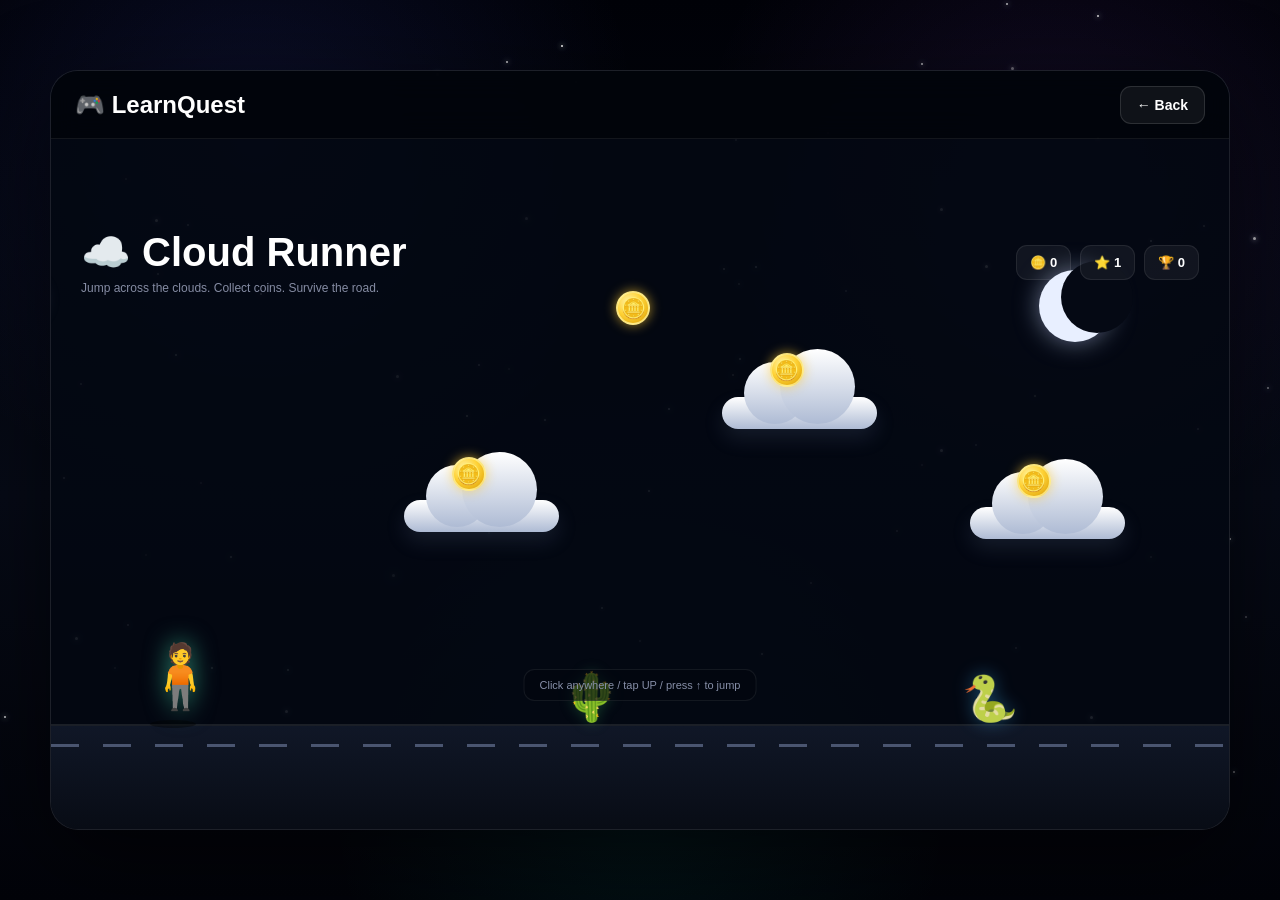
<file: frontend/game.html>
<!DOCTYPE html>
<html lang="en">

<head>

    <meta charset="UTF-8">

    <meta
        name="viewport"
        content="width=device-width, initial-scale=1.0"
    >

    <title>LearnQuest - Cloud Runner</title>

    <style>

        * {
            box-sizing: border-box;
            margin: 0;
            padding: 0;
        }

        html,
        body {
            width: 100%;
            min-height: 100%;
        }

        body {

            min-height: 100vh;

            overflow: hidden;

            font-family:
                Arial,
                Helvetica,
                sans-serif;

            background:
                #02040a;

            color: #ffffff;

        }


        /* =====================================================
           BACKGROUND
           ===================================================== */

        .background {

            position: fixed;

            inset: 0;

            overflow: hidden;

            background:

                radial-gradient(
                    circle at 20% 15%,
                    rgba(
                        76,
                        94,
                        255,
                        0.12
                    ),
                    transparent 30%
                ),

                radial-gradient(
                    circle at 82% 20%,
                    rgba(
                        163,
                        82,
                        255,
                        0.10
                    ),
                    transparent 28%
                ),

                radial-gradient(
                    circle at 50% 90%,
                    rgba(
                        0,
                        215,
                        180,
                        0.07
                    ),
                    transparent 30%
                ),

                linear-gradient(
                    180deg,
                    #010208 0%,
                    #060a16 55%,
                    #020309 100%
                );

            z-index: 0;

        }


        .stars {

            position: absolute;

            inset: 0;

        }


        .star {

            position: absolute;

            border-radius: 50%;

            background: #ffffff;

            box-shadow:
                0 0 5px #ffffff,
                0 0 12px rgba(
                    120,
                    170,
                    255,
                    0.8
                );

            animation:
                twinkle
                var(--speed)
                ease-in-out
                infinite;

            animation-delay:
                var(--delay);

        }


        @keyframes twinkle {

            0%,
            100% {

                opacity:
                    0.15;

                transform:
                    scale(
                        0.7
                    );

            }

            50% {

                opacity:
                    1;

                transform:
                    scale(
                        1.5
                    );

            }

        }


        .code-layer {

            position: absolute;

            inset: 0;

            pointer-events: none;

        }


        .code-symbol {

            position: absolute;

            font-family:
                Consolas,
                "Courier New",
                monospace;

            font-weight: 800;

            color:
                var(--code-color);

            font-size:
                var(--code-size);

            opacity:
                0.22;

            text-shadow:
                0 0 8px currentColor,
                0 0 18px currentColor;

            white-space: nowrap;

            animation:
                codeFloat
                var(--duration)
                linear
                infinite;

            animation-delay:
                var(--delay);

        }


        @keyframes codeFloat {

            0% {

                transform:
                    translateY(
                        110vh
                    )
                    translateX(0)
                    rotate(
                        -5deg
                    );

                opacity: 0;

            }

            12% {

                opacity: 0.22;

            }

            50% {

                transform:
                    translateY(
                        45vh
                    )
                    translateX(
                        35px
                    )
                    rotate(
                        4deg
                    );

            }

            100% {

                transform:
                    translateY(
                        -20vh
                    )
                    translateX(
                        -30px
                    )
                    rotate(
                        10deg
                    );

                opacity: 0;

            }

        }


        /* =====================================================
           GAME PAGE
           ===================================================== */

        .page {

            position: relative;

            z-index: 5;

            min-height: 100vh;

            display: flex;

            justify-content: center;

            align-items: center;

            padding: 15px;

        }


        .game-card {

            position: relative;

            width: min(
                1180px,
                97vw
            );

            height: min(
                760px,
                94vh
            );

            min-height: 600px;

            overflow: hidden;

            border-radius: 28px;

            background:
                rgba(
                    4,
                    8,
                    18,
                    0.90
                );

            border:
                1px solid
                rgba(
                    255,
                    255,
                    255,
                    0.10
                );

            box-shadow:
                0 30px 90px
                rgba(
                    0,
                    0,
                    0,
                    0.55
                );

        }


        /* =====================================================
           HEADER
           ===================================================== */

        .header {

            position: absolute;

            top: 0;

            left: 0;

            right: 0;

            height: 68px;

            display: flex;

            align-items: center;

            justify-content: space-between;

            padding:
                0 24px;

            background:
                rgba(
                    2,
                    4,
                    10,
                    0.78
                );

            border-bottom:
                1px solid
                rgba(
                    255,
                    255,
                    255,
                    0.07
                );

            backdrop-filter:
                blur(
                    15px
                );

            z-index: 30;

        }


        .logo {

            font-size:
                24px;

            font-weight:
                900;

        }


        .back-button {

            border:
                1px solid
                rgba(
                    255,
                    255,
                    255,
                    0.12
                );

            background:
                rgba(
                    255,
                    255,
                    255,
                    0.06
                );

            color:
                white;

            border-radius:
                11px;

            padding:
                10px
                16px;

            font-size:
                14px;

            font-weight:
                700;

            cursor:
                pointer;

        }


        /* =====================================================
           GAME HEADER INFO
           ===================================================== */

        .game-info {

            position: absolute;

            top: 90px;

            left: 30px;

            right: 30px;

            display: flex;

            justify-content:
                space-between;

            align-items:
                center;

            z-index: 20;

            gap: 10px;

        }


        .game-title {

            font-size:
                clamp(
                    23px,
                    4vw,
                    40px
                );

            font-weight:
                900;

        }


        .game-subtitle {

            margin-top:
                5px;

            color:
                #858ca3;

            font-size:
                12px;

        }


        .score-box {

            display:
                flex;

            gap:
                9px;

            flex-wrap:
                wrap;

            justify-content:
                flex-end;

        }


        .score-item {

            padding:
                9px 13px;

            border-radius:
                11px;

            background:
                rgba(
                    255,
                    255,
                    255,
                    0.055
                );

            border:
                1px solid
                rgba(
                    255,
                    255,
                    255,
                    0.08
                );

            font-size:
                13px;

            font-weight:
                800;

        }


        /* =====================================================
           GAME WORLD
           ===================================================== */

        .world {

            position:
                absolute;

            top:
                68px;

            left:
                0;

            right:
                0;

            bottom:
                0;

            overflow:
                hidden;

        }


        /* =====================================================
           MOON
           ===================================================== */

        .moon {

            position:
                absolute;

            top:
                19%;

            right:
                10%;

            width:
                72px;

            height:
                72px;

            border-radius:
                50%;

            background:
                #e8efff;

            box-shadow:
                0 0 25px
                rgba(
                    195,
                    215,
                    255,
                    0.5
                );

        }


        .moon::after {

            content:
                "";

            position:
                absolute;

            width:
                72px;

            height:
                72px;

            border-radius:
                50%;

            left:
                22px;

            top:
                -9px;

            background:
                #050914;

        }


        /* =====================================================
           CLOUDS
           ===================================================== */

        .cloud-layer {

            position:
                absolute;

            inset:
                0;

            pointer-events:
                none;

        }


        .cloud {

            position:
                absolute;

            width:
                170px;

            height:
                48px;

            border-radius:
                100px;

            background:
                linear-gradient(
                    180deg,
                    #f5f8ff,
                    #b9c4db
                );

            box-shadow:
                0 7px 22px
                rgba(
                    140,
                    160,
                    200,
                    0.18
                );

        }


        .cloud::before,
        .cloud::after {

            content:
                "";

            position:
                absolute;

            background:
                inherit;

            border-radius:
                50%;

        }


        .cloud::before {

            width:
                78px;

            height:
                78px;

            left:
                30px;

            bottom:
                12px;

        }


        .cloud::after {

            width:
                92px;

            height:
                92px;

            right:
                28px;

            bottom:
                10px;

        }


        /* =====================================================
           MOVING CLOUD PLATFORMS
           ===================================================== */

        .platform {

            position:
                absolute;

            width:
                155px;

            height:
                32px;

            border-radius:
                50px;

            background:
                linear-gradient(
                    180deg,
                    #ffffff,
                    #aebbd4
                );

            box-shadow:
                0 10px 20px
                rgba(
                    110,
                    130,
                    170,
                    0.16
                );

            z-index:
                7;

            transition:
                left
                0.08s
                linear;

        }


        .platform::before,
        .platform::after {

            content:
                "";

            position:
                absolute;

            bottom:
                5px;

            border-radius:
                50%;

            background:
                linear-gradient(
                    180deg,
                    #ffffff,
                    #aebbd4
                );

        }


        .platform::before {

            width:
                62px;

            height:
                62px;

            left:
                22px;

        }


        .platform::after {

            width:
                75px;

            height:
                75px;

            right:
                22px;

        }


        /* =====================================================
           GROUND
           ===================================================== */

        .ground {

            position:
                absolute;

            left:
                0;

            right:
                0;

            bottom:
                0;

            height:
                105px;

            background:
                linear-gradient(
                    180deg,
                    #101727,
                    #080c15
                );

            border-top:
                2px solid
                rgba(
                    255,
                    255,
                    255,
                    0.08
                );

            z-index:
                8;

        }


        .ground-line {

            position:
                absolute;

            left:
                0;

            right:
                0;

            top:
                18px;

            height:
                3px;

            background:
                repeating-linear-gradient(
                    90deg,
                    #4a5570
                    0 28px,
                    transparent 28px 52px
                );

            animation:
                groundMove
                0.75s
                linear
                infinite;

        }


        @keyframes groundMove {

            from {

                background-position:
                    0 0;

            }

            to {

                background-position:
                    -52px 0;

            }

        }


        /* =====================================================
           PLAYER
           ===================================================== */

        .player {

            position:
                absolute;

            left:
                90px;

            bottom:
                106px;

            width:
                62px;

            height:
                78px;

            z-index:
                15;

            user-select:
                none;

            transition:
                transform
                0.08s;

        }


        .player-body {

            font-size:
                63px;

            line-height:
                1;

            filter:
                drop-shadow(
                    0 0 12px
                    rgba(
                        72,
                        230,
                        180,
                        0.55
                    )
                );

        }


        .player-shadow {

            position:
                absolute;

            bottom:
                -5px;

            left:
                9px;

            width:
                46px;

            height:
                8px;

            border-radius:
                50%;

            background:
                rgba(
                    0,
                    0,
                    0,
                    0.38
                );

        }


        .jumping {

            transform:
                translateY(
                    -110px
                );

        }


        /* =====================================================
           COINS
           ===================================================== */

        .coin {

            position:
                absolute;

            width:
                34px;

            height:
                34px;

            border-radius:
                50%;

            display:
                flex;

            align-items:
                center;

            justify-content:
                center;

            font-size:
                20px;

            background:
                radial-gradient(
                    circle at 35% 30%,
                    #fff1a5,
                    #ffd338 45%,
                    #d99b00 100%
                );

            border:
                2px solid
                rgba(
                    255,
                    242,
                    155,
                    0.75
                );

            box-shadow:
                0 0 12px
                rgba(
                    255,
                    203,
                    50,
                    0.65
                );

            z-index:
                12;

            animation:
                coinSpin
                1.1s
                linear
                infinite;

        }


        @keyframes coinSpin {

            0% {

                transform:
                    rotateY(
                        0deg
                    );

            }

            50% {

                transform:
                    rotateY(
                        180deg
                    );

            }

            100% {

                transform:
                    rotateY(
                        360deg
                    );

            }

        }


        /* =====================================================
           OBSTACLES
           ===================================================== */

        .obstacle {

            position:
                absolute;

            z-index:
                13;

            user-select:
                none;

        }


        .cactus {

            font-size:
                47px;

            filter:
                drop-shadow(
                    0 0 7px
                    rgba(
                        60,
                        180,
                        100,
                        0.3
                    )
                );

        }


        .snake-obstacle {

            font-size:
                45px;

            filter:
                drop-shadow(
                    0 0 9px
                    rgba(
                        70,
                        190,
                        255,
                        0.35
                    )
                );

        }


        /* =====================================================
           HIT EFFECT
           ===================================================== */

        .hit-effect {

            position:
                absolute;

            font-size:
                36px;

            z-index:
                40;

            pointer-events:
                none;

            animation:
                hitPop
                0.45s
                ease-out
                forwards;

        }


        @keyframes hitPop {

            from {

                opacity:
                    1;

                transform:
                    scale(
                        0.5
                    );

            }

            to {

                opacity:
                    0;

                transform:
                    scale(
                        1.5
                    )
                    translateY(
                        -20px
                    );

            }

        }


        /* =====================================================
           SCORE POP
           ===================================================== */

        .coin-pop {

            position:
                absolute;

            z-index:
                40;

            font-size:
                23px;

            font-weight:
                900;

            color:
                #ffd53b;

            text-shadow:
                0 0 8px
                rgba(
                    255,
                    207,
                    55,
                    0.7
                );

            animation:
                scorePop
                0.65s
                ease-out
                forwards;

            pointer-events:
                none;

        }


        @keyframes scorePop {

            from {

                opacity:
                    1;

                transform:
                    translateY(
                        0
                    );

            }

            to {

                opacity:
                    0;

                transform:
                    translateY(
                        -45px
                    );

            }

        }


        /* =====================================================
           GAME OVER OVERLAY
           ===================================================== */

        .overlay {

            position:
                absolute;

            inset:
                0;

            display:
                none;

            align-items:
                center;

            justify-content:
                center;

            background:
                rgba(
                    2,
                    4,
                    11,
                    0.84
                );

            backdrop-filter:
                blur(
                    8px
                );

            z-index:
                60;

        }


        .game-over {

            width:
                min(
                    430px,
                    90%
                );

            padding:
                30px;

            border-radius:
                23px;

            background:
                rgba(
                    8,
                    12,
                    26,
                    0.95
                );

            border:
                1px solid
                rgba(
                    255,
                    255,
                    255,
                    0.12
                );

            box-shadow:
                0 25px 80px
                rgba(
                    0,
                    0,
                    0,
                    0.5
                );

            text-align:
                center;

        }


        .game-over-icon {

            font-size:
                58px;

            margin-bottom:
                10px;

        }


        .game-over h2 {

            font-size:
                30px;

            margin-bottom:
                8px;

        }


        .game-over p {

            color:
                #8f96ad;

            line-height:
                1.5;

        }


        .earned {

            margin:
                18px 0;

            font-size:
                28px;

            font-weight:
                900;

            color:
                #ffd53b;

        }


        .overlay-buttons {

            display:
                flex;

            justify-content:
                center;

            flex-wrap:
                wrap;

            gap:
                10px;

            margin-top:
                20px;

        }


        .action-button {

            border:
                none;

            padding:
                13px
                19px;

            border-radius:
                11px;

            color:
                white;

            font-size:
                14px;

            font-weight:
                800;

            cursor:
                pointer;

        }


        .try-button {

            background:
                linear-gradient(
                    135deg,
                    #7560ff,
                    #4d37c9
                );

        }


        .claim-button {

            background:
                linear-gradient(
                    135deg,
                    #18b878,
                    #087951
                );

        }


        .disabled-button {

            opacity:
                0.55;

            cursor:
                not-allowed;

        }


        /* =====================================================
           START INSTRUCTION
           ===================================================== */

        .instruction {

            position:
                absolute;

            left:
                50%;

            bottom:
                128px;

            transform:
                translateX(
                    -50%
                );

            z-index:
                20;

            padding:
                9px
                15px;

            border-radius:
                11px;

            background:
                rgba(
                    3,
                    7,
                    16,
                    0.65
                );

            border:
                1px solid
                rgba(
                    255,
                    255,
                    255,
                    0.07
                );

            color:
                #878fa8;

            font-size:
                11px;

            text-align:
                center;

        }


        /* =====================================================
           MOBILE UP BUTTON
           ===================================================== */

        .up-button {

            display:
                none;

            position:
                absolute;

            right:
                18px;

            bottom:
                120px;

            width:
                58px;

            height:
                58px;

            border-radius:
                50%;

            border:
                1px solid
                rgba(
                    255,
                    255,
                    255,
                    0.15
                );

            background:
                rgba(
                    103,
                    83,
                    255,
                    0.25
                );

            color:
                white;

            font-size:
                25px;

            cursor:
                pointer;

            z-index:
                30;

            backdrop-filter:
                blur(
                    10px
                );

        }


        /* =====================================================
           RESPONSIVE
           ===================================================== */

        @media (
            max-width: 850px
        ) {

            .game-card {

                height:
                    760px;

                min-height:
                    760px;

            }


            .game-info {

                left:
                    18px;

                right:
                    18px;

            }


            .score-box {

                max-width:
                    45%;

            }

        }


        @media (
            max-width: 650px
        ) {

            body {

                overflow:
                    auto;

            }


            .page {

                align-items:
                    flex-start;

                padding:
                    10px;

            }


            .game-card {

                height:
                    820px;

                min-height:
                    820px;

                border-radius:
                    20px;

            }


            .header {

                height:
                    60px;

                padding:
                    0 14px;

            }


            .logo {

                font-size:
                    19px;

            }


            .back-button {

                padding:
                    8px
                    11px;

                font-size:
                    12px;

            }


            .world {

                top:
                    60px;

            }


            .game-info {

                top:
                    18px;

                left:
                    14px;

                right:
                    14px;

                flex-direction:
                    column;

                align-items:
                    flex-start;

            }


            .score-box {

                max-width:
                    100%;

                justify-content:
                    flex-start;

            }


            .moon {

                width:
                    48px;

                height:
                    48px;

                right:
                    7%;

                top:
                    23%;

            }


            .moon::after {

                width:
                    48px;

                height:
                    48px;

                left:
                    15px;

                top:
                    -6px;

            }


            .player {

                left:
                    40px;

                width:
                    55px;

            }


            .instruction {

                bottom:
                    130px;

                width:
                    75%;

            }


            .up-button {

                display:
                    block;

            }

        }


        @media (
            prefers-reduced-motion: reduce
        ) {

            *,
            *::before,
            *::after {

                animation-duration:
                    0.01ms
                    !important;

                animation-iteration-count:
                    1
                    !important;

            }

        }

    </style>

</head>


<body>


<!-- =========================================================
     BACKGROUND
     ========================================================= -->

<div class="background">

    <div
        class="stars"
        id="stars"
    ></div>


    <div
        class="code-layer"
        id="codeLayer"
    ></div>

</div>



<!-- =========================================================
     PAGE
     ========================================================= -->

<div class="page">


    <div class="game-card">


        <!-- =================================================
             HEADER
             ================================================= -->

        <header class="header">

            <div class="logo">

                🎮 LearnQuest

            </div>


            <button
                class="back-button"
                id="backButton"
                type="button"
            >

                ← Back

            </button>

        </header>



        <!-- =================================================
             WORLD
             ================================================= -->

        <div
            class="world"
            id="world"
        >


            <div class="game-info">

                <div>

                    <div class="game-title">

                        ☁️ Cloud Runner

                    </div>


                    <div class="game-subtitle">

                        Jump across the clouds. Collect coins. Survive the road.

                    </div>

                </div>


                <div class="score-box">

                    <div class="score-item">

                        🪙
                        <span id="coins">
                            0
                        </span>

                    </div>


                    <div class="score-item">

                        ⭐
                        <span id="score">
                            0
                        </span>

                    </div>


                    <div class="score-item">

                        🏆
                        <span id="bestScore">
                            0
                        </span>

                    </div>

                </div>

            </div>



            <!-- =================================================
                 MOON
                 ================================================= -->

            <div class="moon"></div>



            <!-- =================================================
                 DECORATIVE CLOUDS
                 ================================================= -->

            <div class="cloud-layer">

                <div
                    class="cloud"
                    style="
                        left:-160px;
                        top:19%;
                        transform:scale(.8);
                        animation:cloudTravel1 35s linear infinite;
                    "
                ></div>


                <div
                    class="cloud"
                    style="
                        left:-220px;
                        top:34%;
                        transform:scale(.55);
                        animation:cloudTravel2 48s linear infinite;
                    "
                ></div>


                <div
                    class="cloud"
                    style="
                        left:-200px;
                        top:12%;
                        transform:scale(.5);
                        animation:cloudTravel3 43s linear infinite;
                    "
                ></div>

            </div>



            <!-- =================================================
                 PLATFORMS
                 ================================================= -->

            <div
                class="platform"
                id="platform1"
                style="
                    left:30%;
                    bottom:43%;
                "
            ></div>


            <div
                class="platform"
                id="platform2"
                style="
                    left:57%;
                    bottom:58%;
                "
            ></div>


            <div
                class="platform"
                id="platform3"
                style="
                    left:78%;
                    bottom:42%;
                "
            ></div>



            <!-- =================================================
                 PLAYER
                 ================================================= -->

            <div
                class="player"
                id="player"
            >

                <div class="player-body">

                    🧍

                </div>


                <div class="player-shadow"></div>

            </div>



            <!-- =================================================
                 COINS
                 ================================================= -->

            <div
                class="coin"
                id="coin1"
                style="
                    left:34%;
                    bottom:49%;
                "
            >
                🪙
            </div>


            <div
                class="coin"
                id="coin2"
                style="
                    left:61%;
                    bottom:64%;
                "
            >
                🪙
            </div>


            <div
                class="coin"
                id="coin3"
                style="
                    left:82%;
                    bottom:48%;
                "
            >
                🪙
            </div>


            <div
                class="coin"
                id="coin4"
                style="
                    left:48%;
                    bottom:73%;
                "
            >
                🪙
            </div>


            <!-- =================================================
                 OBSTACLES
                 ================================================= -->

            <div
                class="obstacle cactus"
                id="cactus"
                style="
                    left:100%;
                    bottom:104px;
                "
            >
                🌵
            </div>


            <div
                class="obstacle snake-obstacle"
                id="snakeObstacle"
                style="
                    left:145%;
                    bottom:104px;
                "
            >
                🐍
            </div>



            <!-- =================================================
                 GROUND
                 ================================================= -->

            <div class="ground">

                <div class="ground-line"></div>

            </div>



            <!-- =================================================
                 INSTRUCTION
                 ================================================= -->

            <div class="instruction">

                Click anywhere / tap UP / press ↑ to jump

            </div>



            <!-- =================================================
                 MOBILE UP
                 ================================================= -->

            <button
                class="up-button"
                id="upButton"
                type="button"
            >

                ↑

            </button>



            <!-- =================================================
                 GAME OVER
                 ================================================= -->

            <div
                class="overlay"
                id="gameOverOverlay"
            >

                <div class="game-over">


                    <div class="game-over-icon">

                        💥

                    </div>


                    <h2>

                        You're Out!

                    </h2>


                    <p>

                        Your runner missed the cloud
                        or hit an obstacle.

                    </p>


                    <div class="earned">

                        🪙
                        <span id="earnedCoins">
                            0
                        </span>

                    </div>


                    <p>

                        Claim the coins you collected
                        or try the run again.

                    </p>


                    <div class="overlay-buttons">


                        <button
                            class="action-button try-button"
                            id="tryAgainButton"
                            type="button"
                        >

                            🔄 Try Again

                        </button>


                        <button
                            class="action-button claim-button"
                            id="claimButton"
                            type="button"
                        >

                            🪙 Claim Coins

                        </button>


                    </div>


                </div>

            </div>



            <!-- =================================================
                 CLAIMED
                 ================================================= -->

            <div
                class="overlay"
                id="claimedOverlay"
            >

                <div class="game-over">


                    <div class="game-over-icon">

                        🎉

                    </div>


                    <h2>

                        Coins Claimed!

                    </h2>


                    <div class="earned">

                        +🪙
                        <span id="claimedCoins">
                            0
                        </span>

                    </div>


                    <p>

                        Your game reward was saved
                        in this browser session.

                    </p>


                    <div class="overlay-buttons">


                        <button
                            class="action-button try-button"
                            id="playAgainAfterClaim"
                            type="button"
                        >

                            🏃 Play Again

                        </button>


                        <button
                            class="action-button claim-button"
                            id="backAfterClaim"
                            type="button"
                        >

                            ← Back

                        </button>


                    </div>


                </div>

            </div>


        </div>


    </div>

</div>



<script>


    /* =========================================================
       BACKGROUND STARS
       ========================================================= */

    function createStars() {

        const container =
            document.getElementById(
                "stars"
            );


        container.innerHTML =
            "";


        const count =
            window.innerWidth < 600
                ? 55
                : 90;


        for (
            let i = 0;
            i < count;
            i++
        ) {

            const star =
                document.createElement(
                    "div"
                );


            star.className =
                "star";


            const size =
                Math.random() < 0.75
                    ? 2
                    : 3;


            star.style.width =
                `${size}px`;


            star.style.height =
                `${size}px`;


            star.style.left =
                `${Math.random() * 100}%`;


            star.style.top =
                `${Math.random() * 90}%`;


            star.style.setProperty(
                "--speed",
                `${1.5 + Math.random() * 3}s`
            );


            star.style.setProperty(
                "--delay",
                `${-Math.random() * 4}s`
            );


            star.style.opacity =
                0.2 +
                Math.random() *
                0.8;


            container.appendChild(
                star
            );

        }

    }



    /* =========================================================
       CODE BACKGROUND
       ========================================================= */

    const codeItems = [

        ["🐍", "#4dcaff"],

        ["Python", "#4dcaff"],

        ["def()", "#4dcaff"],

        ["print()", "#4dcaff"],

        ["☕", "#ff7969"],

        ["Java", "#ff7969"],

        ["class", "#ff7969"],

        ["public", "#ff7969"],

        ["🤖", "#b67cff"],

        ["ML", "#b67cff"],

        ["AI", "#b67cff"],

        ["model", "#b67cff"],

        ["🧠", "#43e7b4"],

        ["NLP", "#43e7b4"],

        ["token", "#43e7b4"],

        ["TF-IDF", "#43e7b4"],

        ["{ }", "#cfd3df"],

        ["[ ]", "#cfd3df"],

        ["< />", "#cfd3df"],

        ["1010", "#8991aa"]

    ];


    function createCodeLayer() {

        const container =
            document.getElementById(
                "codeLayer"
            );


        container.innerHTML =
            "";


        const count =
            window.innerWidth < 600
                ? 17
                : 28;


        for (
            let i = 0;
            i < count;
            i++
        ) {

            const item =
                codeItems[
                    Math.floor(
                        Math.random() *
                        codeItems.length
                    )
                ];


            const element =
                document.createElement(
                    "div"
                );


            element.className =
                "code-symbol";


            element.textContent =
                item[0];


            element.style.setProperty(
                "--code-color",
                item[1]
            );


            element.style.setProperty(
                "--code-size",
                `${13 + Math.random() * 20}px`
            );


            const duration =
                16 +
                Math.random() *
                24;


            element.style.setProperty(
                "--duration",
                `${duration}s`
            );


            element.style.setProperty(
                "--delay",
                `-${Math.random() * duration}s`
            );


            element.style.left =
                `${Math.random() * 100}%`;


            element.style.top =
                `${100 + Math.random() * 15}%`;


            container.appendChild(
                element
            );

        }

    }



    /* =========================================================
       CLOUD DECORATION
       ========================================================= */

    const cloudStyle = document.createElement(
        "style"
    );


    cloudStyle.textContent = `

        @keyframes cloudTravel1 {

            from {
                transform:
                    translateX(0)
                    scale(.8);
            }

            to {
                transform:
                    translateX(
                        calc(100vw + 400px)
                    )
                    scale(.8);
            }

        }


        @keyframes cloudTravel2 {

            from {
                transform:
                    translateX(0)
                    scale(.55);
            }

            to {
                transform:
                    translateX(
                        calc(100vw + 500px)
                    )
                    scale(.55);
            }

        }


        @keyframes cloudTravel3 {

            from {
                transform:
                    translateX(0)
                    scale(.5);
            }

            to {
                transform:
                    translateX(
                        calc(100vw + 450px)
                    )
                    scale(.5);
            }

        }

    `;


    document.head.appendChild(
        cloudStyle
    );



    /* =========================================================
       GAME VARIABLES
       ========================================================= */

    const player =
        document.getElementById(
            "player"
        );


    const cactus =
        document.getElementById(
            "cactus"
        );


    const snakeObstacle =
        document.getElementById(
            "snakeObstacle"
        );


    const gameOverOverlay =
        document.getElementById(
            "gameOverOverlay"
        );


    const claimedOverlay =
        document.getElementById(
            "claimedOverlay"
        );


    const coinsDisplay =
        document.getElementById(
            "coins"
        );


    const scoreDisplay =
        document.getElementById(
            "score"
        );


    const bestScoreDisplay =
        document.getElementById(
            "bestScore"
        );


    const earnedCoinsDisplay =
        document.getElementById(
            "earnedCoins"
        );


    const claimedCoinsDisplay =
        document.getElementById(
            "claimedCoins"
        );


    let isGameRunning =
        true;


    let isJumping =
        false;


    let verticalVelocity =
        0;


    let playerBottom =
        106;


    let gameSpeed =
        4.2;


    let score =
        0;


    let coins =
        0;


    let bestScore =
        Number(
            localStorage.getItem(
                "learnquest_best_game_score"
            ) || 0
        );


    let lastTime =
        performance.now();


    let obstacleDistance =
        460;


    let snakeDistance =
        850;


    let coinDistance =
        520;


    let claimedThisRun =
        false;


    bestScoreDisplay.textContent =
        bestScore;



    /* =========================================================
       JUMP
       ========================================================= */

    function jump() {

        if (
            !isGameRunning
        ) {

            return;

        }


        if (
            isJumping
        ) {

            return;

        }


        isJumping =
            true;


        verticalVelocity =
            16;


        player.classList.add(
            "jumping"
        );

    }



    /* =========================================================
       LAND
       ========================================================= */

    function updatePlayer(
        delta
    ) {

        if (
            !isJumping
        ) {

            return;

        }


        verticalVelocity -=
            0.58 *
            delta;


        playerBottom +=
            verticalVelocity *
            delta;


        if (
            playerBottom <=
            106
        ) {

            playerBottom =
                106;


            verticalVelocity =
                0;


            isJumping =
                false;


            player.classList.remove(
                "jumping"
            );

        }


        player.style.bottom =
            `${playerBottom}px`;

    }



    /* =========================================================
       MOVE OBJECT
       ========================================================= */

    function moveElement(
        element,
        distance,
        delta
    ) {

        distance -=
            gameSpeed *
            delta;


        element.style.left =
            `${distance}px`;


        return distance;

    }



    /* =========================================================
       COLLISION
       ========================================================= */

    function rectanglesOverlap(
        a,
        b
    ) {

        const rectA =
            a.getBoundingClientRect();


        const rectB =
            b.getBoundingClientRect();


        return !(
            rectA.right <
            rectB.left + 10 ||

            rectA.left + 10 >
            rectB.right ||

            rectA.bottom <
            rectB.top + 10 ||

            rectA.top + 10 >
            rectB.bottom
        );

    }



    /* =========================================================
       COLLECT COIN
       ========================================================= */

    function collectCoins() {

        const coinIds = [

            "coin1",
            "coin2",
            "coin3",
            "coin4"

        ];


        coinIds.forEach(
            function (
                id
            ) {

                const coin =
                    document.getElementById(
                        id
                    );


                if (
                    coin.style.display ===
                    "none"
                ) {

                    return;

                }


                if (
                    rectanglesOverlap(
                        player,
                        coin
                    )
                ) {

                    coin.style.display =
                        "none";


                    coins++;


                    score +=
                        10;


                    coinsDisplay.textContent =
                        coins;


                    scoreDisplay.textContent =
                        score;


                    createCoinPop(
                        coin
                    );


                    playCoinSound();

                }

            }
        );

    }



    /* =========================================================
       COIN POP
       ========================================================= */

    function createCoinPop(
        coin
    ) {

        const pop =
            document.createElement(
                "div"
            );


        pop.className =
            "coin-pop";


        pop.textContent =
            "+1 🪙";


        const rect =
            coin.getBoundingClientRect();


        const worldRect =
            document
                .getElementById(
                    "world"
                )
                .getBoundingClientRect();


        pop.style.left =
            `${rect.left - worldRect.left}px`;


        pop.style.top =
            `${rect.top - worldRect.top}px`;


        document
            .getElementById(
                "world"
            )
            .appendChild(
                pop
            );


        setTimeout(
            function () {

                pop.remove();

            },
            700
        );

    }



    /* =========================================================
       RESPAWN COIN
       ========================================================= */

    function respawnCoins() {

        const coinIds = [

            "coin1",
            "coin2",
            "coin3",
            "coin4"

        ];


        const positions = [

            {
                left:
                    "34%",
                bottom:
                    "49%"
            },

            {
                left:
                    "61%",
                bottom:
                    "64%"
            },

            {
                left:
                    "82%",
                bottom:
                    "48%"
            },

            {
                left:
                    "48%",
                bottom:
                    "73%"
            }

        ];


        coinIds.forEach(
            function (
                id,
                index
            ) {

                const coin =
                    document.getElementById(
                        id
                    );


                coin.style.display =
                    "flex";


                coin.style.left =
                    positions[index].left;


                coin.style.bottom =
                    positions[index].bottom;

            }
        );

    }



    /* =========================================================
       OBSTACLE RESET
       ========================================================= */

    function resetObstacles() {

        obstacleDistance =
            700;


        snakeDistance =
            1100;


        cactus.style.left =
            `${obstacleDistance}px`;


        snakeObstacle.style.left =
            `${snakeDistance}px`;

    }



    /* =========================================================
       GAME OVER
       ========================================================= */

    function gameOver() {

        if (
            !isGameRunning
        ) {

            return;

        }


        isGameRunning =
            false;


        if (
            score >
            bestScore
        ) {

            bestScore =
                score;


            localStorage.setItem(
                "learnquest_best_game_score",
                String(
                    bestScore
                )
            );


            bestScoreDisplay.textContent =
                bestScore;

        }


        earnedCoinsDisplay.textContent =
            coins;


        gameOverOverlay.style.display =
            "flex";


        playGameOverSound();

    }



    /* =========================================================
       RESTART
       ========================================================= */

    function restartGame() {

        gameOverOverlay.style.display =
            "none";


        claimedOverlay.style.display =
            "none";


        isGameRunning =
            true;


        isJumping =
            false;


        verticalVelocity =
            0;


        playerBottom =
            106;


        gameSpeed =
            4.2;


        score =
            0;


        coins =
            0;


        obstacleDistance =
            700;


        snakeDistance =
            1100;


        scoreDisplay.textContent =
            "0";


        coinsDisplay.textContent =
            "0";


        player.style.bottom =
            "106px";


        player.classList.remove(
            "jumping"
        );


        cactus.style.left =
            `${obstacleDistance}px`;


        snakeObstacle.style.left =
            `${snakeDistance}px`;


        respawnCoins();


        lastTime =
            performance.now();

    }



    /* =========================================================
       CLAIM COINS
       ========================================================= */

    function claimCoins() {

        if (
            coins <= 0
        ) {

            alert(
                "You did not collect any coins."
            );


            return;

        }


        if (
            claimedThisRun
        ) {

            return;

        }


        claimedThisRun =
            true;


        const previous =
            Number(
                localStorage.getItem(
                    "learnquest_game_claimed_coins"
                ) || 0
            );


        const total =
            previous +
            coins;


        localStorage.setItem(
            "learnquest_game_claimed_coins",
            String(
                total
            )
        );


        claimedCoinsDisplay.textContent =
            coins;


        gameOverOverlay.style.display =
            "none";


        claimedOverlay.style.display =
            "flex";


        playClaimSound();

    }



    /* =========================================================
       SOUND
       ========================================================= */

    let audioContext = null;


    function getAudioContext() {

        if (
            !audioContext
        ) {

            const AudioContext =
                window.AudioContext ||
                window.webkitAudioContext;


            if (
                !AudioContext
            ) {

                return null;

            }


            audioContext =
                new AudioContext();

        }


        if (
            audioContext.state ===
            "suspended"
        ) {

            audioContext.resume();

        }


        return audioContext;

    }


    function playTone(
        frequency,
        duration,
        type = "sine"
    ) {

        const ctx =
            getAudioContext();


        if (
            !ctx
        ) {

            return;

        }


        const oscillator =
            ctx.createOscillator();


        const gain =
            ctx.createGain();


        oscillator.type =
            type;


        oscillator.frequency.value =
            frequency;


        gain.gain.setValueAtTime(
            0.0001,
            ctx.currentTime
        );


        gain.gain.exponentialRampToValueAtTime(
            0.10,
            ctx.currentTime +
                0.02
        );


        gain.gain.exponentialRampToValueAtTime(
            0.0001,
            ctx.currentTime +
                duration
        );


        oscillator.connect(
            gain
        );


        gain.connect(
            ctx.destination
        );


        oscillator.start();


        oscillator.stop(
            ctx.currentTime +
            duration +
            0.03
        );

    }


    function playCoinSound() {

        playTone(
            850,
            0.12,
            "sine"
        );


        setTimeout(
            function () {

                playTone(
                    1200,
                    0.10,
                    "sine"
                );

            },
            70
        );

    }


    function playGameOverSound() {

        playTone(
            190,
            0.20,
            "sawtooth"
        );


        setTimeout(
            function () {

                playTone(
                    130,
                    0.25,
                    "sawtooth"
                );

            },
            160
        );

    }


    function playClaimSound() {

        playTone(
            600,
            0.10
        );


        setTimeout(
            function () {

                playTone(
                    850,
                    0.10
                );

            },
            100
        );


        setTimeout(
            function () {

                playTone(
                    1100,
                    0.15
                );

            },
            200
        );

    }



    /* =========================================================
       HIT EFFECT
       ========================================================= */

    function createHitEffect() {

        const effect =
            document.createElement(
                "div"
            );


        effect.className =
            "hit-effect";


        effect.textContent =
            "💥";


        const playerRect =
            player.getBoundingClientRect();


        const worldRect =
            document
                .getElementById(
                    "world"
                )
                .getBoundingClientRect();


        effect.style.left =
            `${playerRect.left - worldRect.left + 10}px`;


        effect.style.top =
            `${playerRect.top - worldRect.top}px`;


        document
            .getElementById(
                "world"
            )
            .appendChild(
                effect
            );


        setTimeout(
            function () {

                effect.remove();

            },
            500
        );

    }



    /* =========================================================
       GAME LOOP
       ========================================================= */

    function gameLoop(
        now
    ) {

        const delta =
            Math.min(
                2,
                (
                    now -
                    lastTime
                ) /
                16.67
            );


        lastTime =
            now;


        if (
            isGameRunning
        ) {

            updatePlayer(
                delta
            );


            obstacleDistance =
                moveElement(
                    cactus,
                    obstacleDistance,
                    delta
                );


            snakeDistance =
                moveElement(
                    snakeObstacle,
                    snakeDistance,
                    delta
                );


            /* -----------------------------------------------
               OBSTACLE RESET
               ----------------------------------------------- */

            if (
                obstacleDistance <
                -80
            ) {

                obstacleDistance =
                    720 +
                    Math.random() *
                    260;

            }


            if (
                snakeDistance <
                -80
            ) {

                snakeDistance =
                    1100 +
                    Math.random() *
                    350;

            }


            /* -----------------------------------------------
               COIN COLLECTION
               ----------------------------------------------- */

            collectCoins();


            /* -----------------------------------------------
               COLLISION
               ----------------------------------------------- */

            if (
                rectanglesOverlap(
                    player,
                    cactus
                ) ||
                rectanglesOverlap(
                    player,
                    snakeObstacle
                )
            ) {

                createHitEffect();


                gameOver();

            }


            /* -----------------------------------------------
               SCORE
               ----------------------------------------------- */

            score +=
                0.035 *
                delta;


            scoreDisplay.textContent =
                Math.floor(
                    score
                );


            /* -----------------------------------------------
               GAME SPEED
               ----------------------------------------------- */

            gameSpeed =
                Math.min(
                    8.5,
                    gameSpeed +
                    (
                        0.0006 *
                        delta
                    )
                );

        }


        requestAnimationFrame(
            gameLoop
        );

    }



    /* =========================================================
       INPUT
       ========================================================= */

    document.addEventListener(
        "keydown",
        function (
            event
        ) {

            if (
                event.key ===
                "ArrowUp"
            ) {

                event.preventDefault();

                jump();

                playTone(
                    420,
                    0.07
                );

            }

            else if (
                event.code ===
                "Space"
            ) {

                event.preventDefault();

                jump();

            }

        }
    );


    document
        .getElementById(
            "upButton"
        )
        .addEventListener(
            "click",
            function () {

                jump();

                playTone(
                    420,
                    0.07
                );

            }
        );


    document
        .getElementById(
            "world"
        )
        .addEventListener(
            "click",
            function (
                event
            ) {

                if (
                    event.target.closest(
                        "button"
                    )
                ) {

                    return;

                }


                jump();

            }
        );


    /* =========================================================
       BUTTONS
       ========================================================= */

    document
        .getElementById(
            "tryAgainButton"
        )
        .addEventListener(
            "click",
            function () {

                claimedThisRun =
                    false;

                restartGame();

            }
        );


    document
        .getElementById(
            "claimButton"
        )
        .addEventListener(
            "click",
            claimCoins
        );


    document
        .getElementById(
            "playAgainAfterClaim"
        )
        .addEventListener(
            "click",
            function () {

                claimedThisRun =
                    false;

                restartGame();

            }
        );


    document
        .getElementById(
            "backAfterClaim"
        )
        .addEventListener(
            "click",
            function () {

                window.location.href =
                    "dashboard.html";

            }
        );


    document
        .getElementById(
            "backButton"
        )
        .addEventListener(
            "click",
            function () {

                window.location.href =
                    "dashboard.html";

            }
        );



    /* =========================================================
       INITIALIZE
       ========================================================= */

    createStars();

    createCodeLayer();

    resetObstacles();

    respawnCoins();

    requestAnimationFrame(
        gameLoop
    );


    /* =========================================================
       RESIZE
       ========================================================= */

    window.addEventListener(
        "resize",
        function () {

            createStars();

            createCodeLayer();

        }
    );

</script>


</body>

</html>
</file>
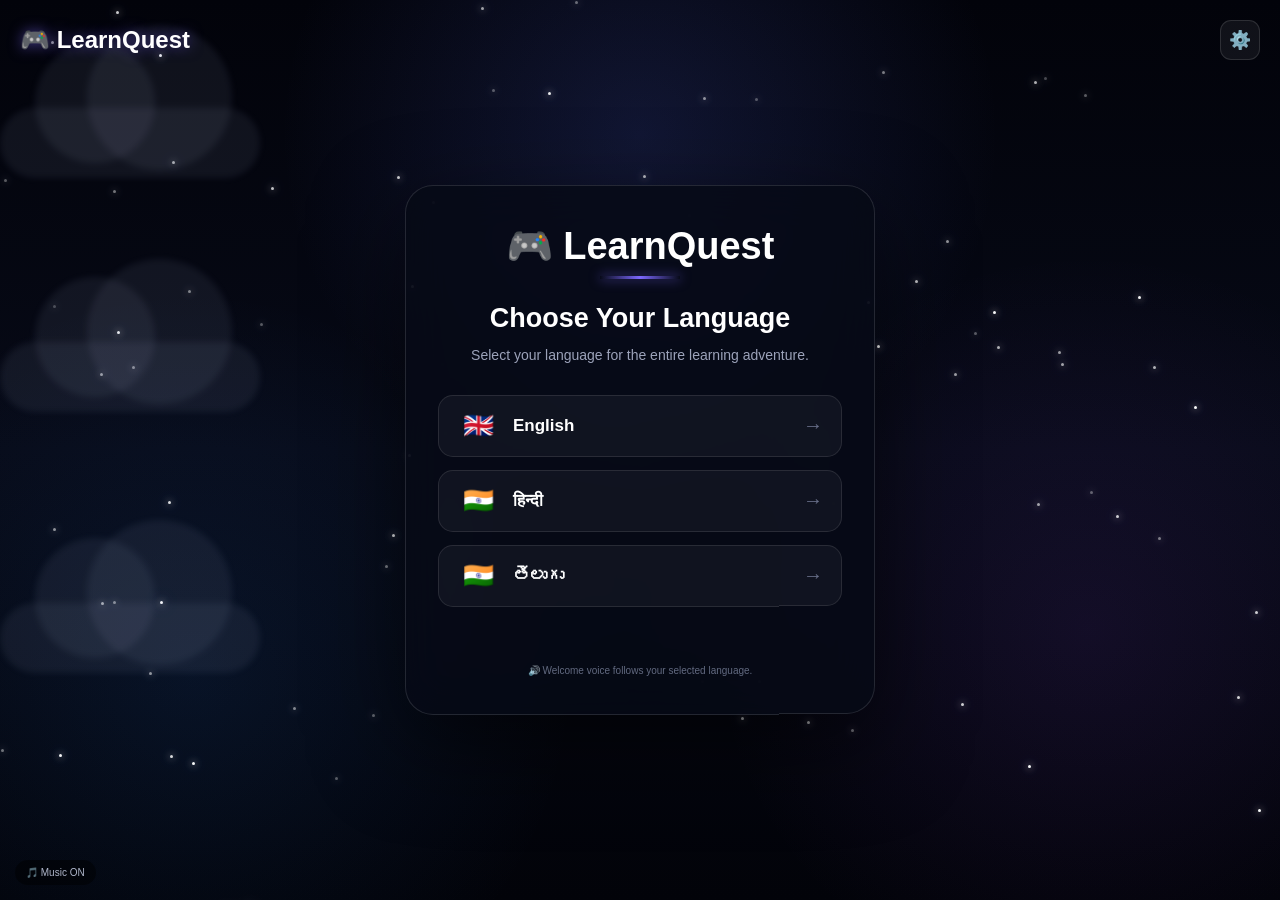
<file: frontend/language.html>
<!DOCTYPE html>
<html lang="en">

<head>

    <meta charset="UTF-8">

    <meta
        name="viewport"
        content="width=device-width, initial-scale=1.0"
    >

    <title>LearnQuest - Choose Language</title>

    <style>

        * {
            box-sizing: border-box;
            margin: 0;
            padding: 0;
        }


        html,
        body {
            width: 100%;
            min-height: 100%;
        }


        body {

            min-height: 100vh;

            font-family:
                Arial,
                Helvetica,
                sans-serif;

            color: white;

            background:
                #02040b;

            overflow: hidden;

        }


        /* =====================================================
           NIGHT SKY
           ===================================================== */

        .sky {

            position: fixed;

            inset: 0;

            overflow: hidden;

            background:
                radial-gradient(
                    circle at 50% 15%,
                    rgba(
                        80,
                        100,
                        220,
                        0.18
                    ),
                    transparent 36%
                ),
                radial-gradient(
                    circle at 15% 75%,
                    rgba(
                        40,
                        130,
                        240,
                        0.10
                    ),
                    transparent 30%
                ),
                radial-gradient(
                    circle at 85% 70%,
                    rgba(
                        145,
                        70,
                        230,
                        0.10
                    ),
                    transparent 30%
                ),
                linear-gradient(
                    180deg,
                    #02030a,
                    #070a17,
                    #020309
                );

            z-index:
                0;

        }


        /* =====================================================
           STARS
           ===================================================== */

        .stars {

            position:
                absolute;

            inset:
                0;

        }


        .star {

            position:
                absolute;

            width:
                3px;

            height:
                3px;

            border-radius:
                50%;

            background:
                white;

            box-shadow:
                0 0 7px white,
                0 0 15px
                rgba(
                    130,
                    180,
                    255,
                    0.8
                );

            animation:
                twinkle
                var(--speed)
                ease-in-out
                infinite;

            animation-delay:
                var(--delay);

            opacity:
                var(--opacity);

        }


        @keyframes twinkle {

            0%,
            100% {

                opacity:
                    0.15;

                transform:
                    scale(
                        0.7
                    );

            }

            50% {

                opacity:
                    1;

                transform:
                    scale(
                        1.4
                    );

            }

        }


        /* =====================================================
           CLOUDS
           ===================================================== */

        .clouds {

            position:
                absolute;

            inset:
                0;

            overflow:
                hidden;

            pointer-events:
                none;

        }


        .cloud {

            position:
                absolute;

            width:
                260px;

            height:
                70px;

            border-radius:
                80px;

            background:
                rgba(
                    155,
                    165,
                    195,
                    0.09
                );

            filter:
                blur(3px);

            animation:
                cloudMove
                var(--duration)
                linear
                infinite;

            animation-delay:
                var(--delay);

        }


        .cloud::before,
        .cloud::after {

            content:
                "";

            position:
                absolute;

            border-radius:
                50%;

            background:
                inherit;

        }


        .cloud::before {

            width:
                120px;

            height:
                120px;

            left:
                35px;

            bottom:
                15px;

        }


        .cloud::after {

            width:
                145px;

            height:
                145px;

            right:
                28px;

            bottom:
                8px;

        }


        @keyframes cloudMove {

            from {

                transform:
                    translateX(
                        -450px
                    );

            }

            to {

                transform:
                    translateX(
                        calc(
                            100vw +
                            500px
                        )
                    );

            }

        }


        /* =====================================================
           FLOATING TECH SYMBOLS
           ===================================================== */

        .tech {

            position:
                absolute;

            inset:
                0;

            pointer-events:
                none;

        }


        .tech-item {

            position:
                absolute;

            font-family:
                Consolas,
                "Courier New",
                monospace;

            font-weight:
                800;

            color:
                var(--color);

            font-size:
                var(--size);

            opacity:
                0.20;

            text-shadow:
                0 0 8px currentColor,
                0 0 18px currentColor;

            animation:
                techFloat
                var(--duration)
                linear
                infinite;

            animation-delay:
                var(--delay);

            white-space:
                nowrap;

        }


        @keyframes techFloat {

            0% {

                transform:
                    translateY(
                        110vh
                    )
                    translateX(0)
                    rotate(-5deg);

                opacity:
                    0;

            }

            12% {

                opacity:
                    0.2;

            }

            50% {

                transform:
                    translateY(
                        45vh
                    )
                    translateX(35px)
                    rotate(4deg);

            }

            90% {

                opacity:
                    0.15;

            }

            100% {

                transform:
                    translateY(
                        -20vh
                    )
                    translateX(-30px)
                    rotate(9deg);

                opacity:
                    0;

            }

        }


        /* =====================================================
           TOP
           ===================================================== */

        .top {

            position:
                absolute;

            top:
                20px;

            left:
                20px;

            right:
                20px;

            display:
                flex;

            justify-content:
                space-between;

            align-items:
                center;

            z-index:
                30;

        }


        .logo {

            font-size:
                24px;

            font-weight:
                900;

            text-shadow:
                0 0 14px
                rgba(
                    128,
                    108,
                    255,
                    0.5
                );

        }


        .settings-btn {

            width:
                40px;

            height:
                40px;

            border:
                1px solid
                rgba(
                    255,
                    255,
                    255,
                    0.12
                );

            border-radius:
                11px;

            background:
                rgba(
                    255,
                    255,
                    255,
                    0.06
                );

            color:
                white;

            font-size:
                18px;

            cursor:
                pointer;

        }


        .settings-panel {

            position:
                absolute;

            top:
                66px;

            right:
                20px;

            width:
                275px;

            padding:
                18px;

            border-radius:
                16px;

            background:
                rgba(
                    7,
                    10,
                    20,
                    0.96
                );

            border:
                1px solid
                rgba(
                    255,
                    255,
                    255,
                    0.12
                );

            box-shadow:
                0 20px 50px
                rgba(
                    0,
                    0,
                    0,
                    0.5
                );

            z-index:
                60;

            display:
                none;

        }


        .settings-panel.show {

            display:
                block;

        }


        .settings-panel h3 {

            margin-bottom:
                13px;

        }


        .setting-row {

            display:
                flex;

            justify-content:
                space-between;

            align-items:
                center;

            gap:
                10px;

            padding:
                12px 0;

            border-top:
                1px solid
                rgba(
                    255,
                    255,
                    255,
                    0.08
                );

        }


        .setting-name {

            font-size:
                13px;

            font-weight:
                800;

        }


        .setting-description {

            color:
                #777f97;

            font-size:
                10px;

            margin-top:
                3px;

        }


        .toggle {

            position:
                relative;

            width:
                48px;

            height:
                26px;

            flex-shrink:
                0;

        }


        .toggle input {

            display:
                none;

        }


        .slider {

            position:
                absolute;

            inset:
                0;

            border-radius:
                20px;

            background:
                #464c5c;

            cursor:
                pointer;

        }


        .slider::before {

            content:
                "";

            position:
                absolute;

            width:
                20px;

            height:
                20px;

            left:
                3px;

            top:
                3px;

            background:
                white;

            border-radius:
                50%;

            transition:
                0.2s;

        }


        .toggle input:checked
        + .slider {

            background:
                #2ed573;

        }


        .toggle input:checked
        + .slider::before {

            transform:
                translateX(
                    22px
                );

        }


        /* =====================================================
           MAIN
           ===================================================== */

        .page {

            position:
                relative;

            z-index:
                10;

            min-height:
                100vh;

            display:
                flex;

            align-items:
                center;

            justify-content:
                center;

            padding:
                20px;

        }


        .card {

            width:
                min(
                    470px,
                    94vw
                );

            padding:
                38px 32px;

            border-radius:
                28px;

            background:
                rgba(
                    7,
                    10,
                    22,
                    0.83
                );

            border:
                1px solid
                rgba(
                    255,
                    255,
                    255,
                    0.12
                );

            backdrop-filter:
                blur(
                    22px
                );

            box-shadow:
                0 30px 90px
                rgba(
                    0,
                    0,
                    0,
                    0.55
                );

            text-align:
                center;

            animation:
                cardIn
                0.8s
                ease-out;

        }


        @keyframes cardIn {

            from {

                opacity:
                    0;

                transform:
                    translateY(
                        28px
                    )
                    scale(
                        0.97
                    );

            }

            to {

                opacity:
                    1;

                transform:
                    translateY(0)
                    scale(1);

            }

        }


        .card-logo {

            font-size:
                38px;

            font-weight:
                900;

            margin-bottom:
                8px;

        }


        .line {

            width:
                80px;

            height:
                3px;

            margin:
                0 auto 24px;

            background:
                linear-gradient(
                    90deg,
                    transparent,
                    #7d68ff,
                    transparent
                );

            box-shadow:
                0 0 12px
                rgba(
                    125,
                    104,
                    255,
                    0.7
                );

        }


        h2 {

            margin:
                0 0 10px;

            font-size:
                27px;

        }


        .subtitle {

            color:
                #9ca3ba;

            font-size:
                14px;

            line-height:
                1.6;

            margin-bottom:
                28px;

        }


        /* =====================================================
           LANGUAGE BUTTONS
           ===================================================== */

        .language-buttons {

            display:
                flex;

            flex-direction:
                column;

            gap:
                13px;

        }


        .language-btn {

            width:
                100%;

            min-height:
                62px;

            display:
                flex;

            align-items:
                center;

            gap:
                14px;

            padding:
                0 18px;

            border-radius:
                15px;

            border:
                1px solid
                rgba(
                    255,
                    255,
                    255,
                    0.10
                );

            background:
                rgba(
                    255,
                    255,
                    255,
                    0.045
                );

            color:
                white;

            font-size:
                17px;

            font-weight:
                800;

            cursor:
                pointer;

            transition:
                0.25s ease;

        }


        .language-btn:hover {

            transform:
                translateX(
                    5px
                );

            border-color:
                rgba(
                    143,
                    126,
                    255,
                    0.55
                );

            background:
                rgba(
                    125,
                    104,
                    255,
                    0.10
                );

            box-shadow:
                0 0 24px
                rgba(
                    110,
                    90,
                    255,
                    0.12
                );

        }


        .language-icon {

            width:
                42px;

            font-size:
                25px;

        }


        .language-text {

            flex:
                1;

            text-align:
                left;

        }


        .language-arrow {

            color:
                #686f89;

            font-size:
                20px;

        }


        #message {

            min-height:
                24px;

            margin-top:
                14px;

            font-size:
                13px;

        }


        .voice-note {

            margin-top:
                20px;

            color:
                #626a80;

            font-size:
                10px;

        }


        .music-status {

            position:
                fixed;

            left:
                15px;

            bottom:
                15px;

            padding:
                7px 11px;

            border-radius:
                20px;

            background:
                rgba(
                    0,
                    0,
                    0,
                    0.45
                );

            color:
                #aeb5c9;

            font-size:
                10px;

            z-index:
                100;

        }


        @media (
            max-width: 600px
        ) {

            .card {

                padding:
                    30px 20px;

                border-radius:
                    22px;

            }


            .card-logo {

                font-size:
                    31px;

            }


            h2 {

                font-size:
                    23px;

            }


            .language-btn {

                min-height:
                    58px;

                font-size:
                    15px;

            }

        }


        @media (
            prefers-reduced-motion: reduce
        ) {

            *,
            *::before,
            *::after {

                animation-duration:
                    0.01ms
                    !important;

                animation-iteration-count:
                    1
                    !important;

            }

        }

    </style>

</head>


<body>


<!-- =========================================================
     SKY
     ========================================================= -->

<div class="sky">


    <div
        class="stars"
        id="stars"
    ></div>


    <div class="clouds">


        <div
            class="cloud"
            style="
                top:12%;
                --duration:42s;
                --delay:-18s;
            "
        ></div>


        <div
            class="cloud"
            style="
                top:38%;
                --duration:55s;
                --delay:-35s;
            "
        ></div>


        <div
            class="cloud"
            style="
                top:67%;
                --duration:48s;
                --delay:-8s;
            "
        ></div>


    </div>


    <div
        class="tech"
        id="tech"
    ></div>


</div>



<!-- =========================================================
     MUSIC STATUS
     ========================================================= -->

<div
    class="music-status"
    id="musicStatus"
>
    🎵 Music ready
</div>



<!-- =========================================================
     TOP
     ========================================================= -->

<div class="top">


    <div class="logo">
        🎮 LearnQuest
    </div>


    <button
        class="settings-btn"
        id="settingsBtn"
        type="button"
    >
        ⚙️
    </button>


</div>



<div
    class="settings-panel"
    id="settingsPanel"
>


    <h3>
        ⚙️ Settings
    </h3>


    <div class="setting-row">

        <div>

            <div class="setting-name">
                🎵 Background Music
            </div>

            <div class="setting-description">
                Game music
            </div>

        </div>


        <label class="toggle">

            <input
                type="checkbox"
                id="musicToggle"
                checked
            >

            <span class="slider"></span>

        </label>

    </div>


    <div class="setting-row">

        <div>

            <div class="setting-name">
                🔔 Click Sound
            </div>

            <div class="setting-description">
                Sound on every click
            </div>

        </div>


        <label class="toggle">

            <input
                type="checkbox"
                id="clickToggle"
                checked
            >

            <span class="slider"></span>

        </label>

    </div>


</div>



<!-- =========================================================
     LANGUAGE PAGE
     ========================================================= -->

<div class="page">


    <div class="card">


        <div class="card-logo">
            🎮 LearnQuest
        </div>


        <div class="line"></div>


        <h2>
            Choose Your Language
        </h2>


        <p class="subtitle">

            Select your language for
            the entire learning adventure.

        </p>


        <div class="language-buttons">


            <button
                type="button"
                class="language-btn"
                data-language="en"
            >

                <span class="language-icon">
                    🇬🇧
                </span>


                <span class="language-text">
                    English
                </span>


                <span class="language-arrow">
                    →
                </span>

            </button>



            <button
                type="button"
                class="language-btn"
                data-language="hi"
            >

                <span class="language-icon">
                    🇮🇳
                </span>


                <span class="language-text">
                    हिन्दी
                </span>


                <span class="language-arrow">
                    →
                </span>

            </button>



            <button
                type="button"
                class="language-btn"
                data-language="te"
            >

                <span class="language-icon">
                    🇮🇳
                </span>


                <span class="language-text">
                    తెలుగు
                </span>


                <span class="language-arrow">
                    →
                </span>

            </button>


        </div>


        <p
            id="message"
        ></p>


        <div class="voice-note">

            🔊 Welcome voice follows your selected language.

        </div>


    </div>

</div>



<script>


    /* =========================================================
       KEYS
       ========================================================= */

    const MUSIC_KEY =
        "learnquest_music";

    const CLICK_KEY =
        "learnquest_click_sound";


    let audioContext =
        null;

    let musicTimer =
        null;

    let musicIndex =
        0;


    /* =========================================================
       SAME GAME SONG
       ========================================================= */

    const melody = [

        261.63,
        329.63,
        392.00,
        523.25,
        392.00,
        329.63,
        293.66,
        261.63,

        293.66,
        349.23,
        440.00,
        523.25,
        440.00,
        349.23,
        329.63,
        261.63

    ];


    /* =========================================================
       AUDIO
       ========================================================= */

    function ensureAudioContext() {

        if (!audioContext) {

            const AudioContextClass =
                window.AudioContext ||
                window.webkitAudioContext;


            if (!AudioContextClass) {

                return null;

            }


            audioContext =
                new AudioContextClass();

        }


        return audioContext;

    }


    function isMusicEnabled() {

        return (
            localStorage.getItem(
                MUSIC_KEY
            ) !== "off"
        );

    }


    function isClickSoundEnabled() {

        return (
            localStorage.getItem(
                CLICK_KEY
            ) !== "off"
        );

    }


    function playMusicNote() {

        if (
            !isMusicEnabled()
        ) {

            return;

        }


        const ctx =
            ensureAudioContext();


        if (!ctx) {

            return;

        }


        if (
            ctx.state ===
            "suspended"
        ) {

            ctx.resume();

        }


        const now =
            ctx.currentTime;


        const osc =
            ctx.createOscillator();


        const gain =
            ctx.createGain();


        osc.type =
            "triangle";


        osc.frequency.value =
            melody[
                musicIndex %
                melody.length
            ];


        gain.gain.setValueAtTime(
            0.0001,
            now
        );


        gain.gain.exponentialRampToValueAtTime(
            0.06,
            now + 0.03
        );


        gain.gain.exponentialRampToValueAtTime(
            0.0001,
            now + 0.43
        );


        osc.connect(
            gain
        );


        gain.connect(
            ctx.destination
        );


        osc.start(
            now
        );


        osc.stop(
            now + 0.45
        );


        musicIndex++;

    }


    function startMusic() {

        if (
            !isMusicEnabled()
        ) {

            updateMusicStatus();

            return;

        }


        const ctx =
            ensureAudioContext();


        if (!ctx) {

            return;

        }


        if (
            ctx.state ===
            "suspended"
        ) {

            ctx.resume();

        }


        if (
            musicTimer
        ) {

            return;

        }


        playMusicNote();


        musicTimer =
            setInterval(
                playMusicNote,
                520
            );


        updateMusicStatus();

    }


    function stopMusic() {

        if (
            musicTimer
        ) {

            clearInterval(
                musicTimer
            );


            musicTimer =
                null;

        }


        if (
            audioContext &&
            audioContext.state ===
            "running"
        ) {

            audioContext.suspend();

        }


        updateMusicStatus();

    }


    function updateMusicStatus() {

        const status =
            document.getElementById(
                "musicStatus"
            );


        status.textContent =
            isMusicEnabled()
                ? "🎵 Music ON"
                : "🔇 Music OFF";

    }


    function playClickSound() {

        if (
            !isClickSoundEnabled()
        ) {

            return;

        }


        const ctx =
            ensureAudioContext();


        if (!ctx) {

            return;

        }


        if (
            ctx.state ===
            "suspended"
        ) {

            ctx.resume();

        }


        const now =
            ctx.currentTime;


        const osc =
            ctx.createOscillator();


        const gain =
            ctx.createGain();


        osc.type =
            "sine";


        osc.frequency.setValueAtTime(
            720,
            now
        );


        osc.frequency.exponentialRampToValueAtTime(
            1200,
            now + 0.08
        );


        gain.gain.setValueAtTime(
            0.0001,
            now
        );


        gain.gain.exponentialRampToValueAtTime(
            0.15,
            now + 0.01
        );


        gain.gain.exponentialRampToValueAtTime(
            0.0001,
            now + 0.12
        );


        osc.connect(
            gain
        );


        gain.connect(
            ctx.destination
        );


        osc.start(
            now
        );


        osc.stop(
            now + 0.13
        );

    }


    document.addEventListener(
        "click",
        function () {

            playClickSound();

            if (
                isMusicEnabled()
            ) {

                startMusic();

            }

        },
        true
    );


    /* =========================================================
       SETTINGS
       ========================================================= */

    document
        .getElementById(
            "settingsBtn"
        )
        .addEventListener(
            "click",
            function (
                event
            ) {

                event.stopPropagation();

                document
                    .getElementById(
                        "settingsPanel"
                    )
                    .classList
                    .toggle(
                        "show"
                    );

            }
        );


    const musicToggle =
        document.getElementById(
            "musicToggle"
        );


    const clickToggle =
        document.getElementById(
            "clickToggle"
        );


    musicToggle.checked =
        isMusicEnabled();


    clickToggle.checked =
        isClickSoundEnabled();


    musicToggle.addEventListener(
        "change",
        function () {

            localStorage.setItem(
                MUSIC_KEY,
                this.checked
                    ? "on"
                    : "off"
            );


            if (
                this.checked
            ) {

                startMusic();

            }

            else {

                stopMusic();

            }

        }
    );


    clickToggle.addEventListener(
        "change",
        function () {

            localStorage.setItem(
                CLICK_KEY,
                this.checked
                    ? "on"
                    : "off"
            );

        }
    );


    document.addEventListener(
        "click",
        function (
            event
        ) {

            const panel =
                document.getElementById(
                    "settingsPanel"
                );


            const button =
                document.getElementById(
                    "settingsBtn"
                );


            if (
                panel.classList.contains(
                    "show"
                ) &&
                !panel.contains(
                    event.target
                ) &&
                event.target !==
                    button
            ) {

                panel.classList.remove(
                    "show"
                );

            }

        }
    );


    /* =========================================================
       STARS
       ========================================================= */

    function createStars() {

        const container =
            document.getElementById(
                "stars"
            );


        container.innerHTML =
            "";


        const count =
            window.innerWidth <
            600
                ? 55
                : 95;


        for (
            let i = 0;
            i < count;
            i++
        ) {

            const star =
                document.createElement(
                    "div"
                );


            star.className =
                "star";


            star.style.left =
                Math.random() *
                100 +
                "%";


            star.style.top =
                Math.random() *
                90 +
                "%";


            star.style.setProperty(
                "--speed",
                (
                    1.5 +
                    Math.random() *
                    3
                ) +
                "s"
            );


            star.style.setProperty(
                "--delay",
                -(
                    Math.random() *
                    4
                ) +
                "s"
            );


            star.style.setProperty(
                "--opacity",
                (
                    0.25 +
                    Math.random() *
                    0.75
                )
            );


            container.appendChild(
                star
            );

        }

    }


    /* =========================================================
       TECH SYMBOLS
       ========================================================= */

    const techItems = [

        {
            text: "🐍",
            color: "#4dc9ff"
        },

        {
            text: "Python",
            color: "#4dc9ff"
        },

        {
            text: "def()",
            color: "#4dc9ff"
        },

        {
            text: "☕",
            color: "#ff7969"
        },

        {
            text: "Java",
            color: "#ff7969"
        },

        {
            text: "class",
            color: "#ff7969"
        },

        {
            text: "🤖",
            color: "#b67cff"
        },

        {
            text: "ML",
            color: "#b67cff"
        },

        {
            text: "AI",
            color: "#b67cff"
        },

        {
            text: "model",
            color: "#b67cff"
        },

        {
            text: "🧠",
            color: "#43e7b4"
        },

        {
            text: "NLP",
            color: "#43e7b4"
        },

        {
            text: "token",
            color: "#43e7b4"
        },

        {
            text: "TF-IDF",
            color: "#43e7b4"
        },

        {
            text: "{ }",
            color: "#cfd3df"
        },

        {
            text: "[ ]",
            color: "#cfd3df"
        },

        {
            text: "< />",
            color: "#cfd3df"
        }

    ];


    function createTechSymbols() {

        const container =
            document.getElementById(
                "tech"
            );


        container.innerHTML =
            "";


        const count =
            window.innerWidth <
            600
                ? 18
                : 30;


        for (
            let i = 0;
            i < count;
            i++
        ) {

            const item =
                techItems[
                    Math.floor(
                        Math.random() *
                        techItems.length
                    )
                ];


            const el =
                document.createElement(
                    "div"
                );


            el.className =
                "tech-item";


            el.textContent =
                item.text;


            el.style.setProperty(
                "--color",
                item.color
            );


            el.style.setProperty(
                "--size",
                (
                    13 +
                    Math.random() *
                    20
                ) +
                "px"
            );


            const duration =
                15 +
                Math.random() *
                23;


            el.style.setProperty(
                "--duration",
                duration +
                "s"
            );


            el.style.setProperty(
                "--delay",
                -(
                    Math.random() *
                    duration
                ) +
                "s"
            );


            el.style.left =
                Math.random() *
                100 +
                "%";


            el.style.top =
                100 +
                Math.random() *
                15 +
                "%";


            container.appendChild(
                el
            );

        }

    }


    /* =========================================================
       VOICE
       ========================================================= */

    const welcomeText = {

        en:
            "Welcome to LearnQuest. Choose your language.",

        hi:
            "LearnQuest में आपका स्वागत है। अपनी भाषा चुनें।",

        te:
            "LearnQuest కి స్వాగతం. మీ భాషను ఎంచుకోండి."

    };


    function speakWelcome(
        language
    ) {

        if (
            !(
                "speechSynthesis"
                in window
            )
        ) {

            return;

        }


        window.speechSynthesis.cancel();


        const utterance =
            new SpeechSynthesisUtterance(
                welcomeText[
                    language
                ] ||
                welcomeText.en
            );


        utterance.lang =
            language === "hi"
                ? "hi-IN"
                : language === "te"
                    ? "te-IN"
                    : "en-US";


        utterance.rate =
            0.9;


        utterance.pitch =
            1;


        const voices =
            window.speechSynthesis
                .getVoices();


        const preferred =
            voices.find(
                function (
                    voice
                ) {

                    return voice.lang
                        .toLowerCase()
                        .startsWith(
                            language
                        );

                }
            );


        if (
            preferred
        ) {

            utterance.voice =
                preferred;

        }


        window.speechSynthesis.speak(
            utterance
        );

    }


    /* =========================================================
       LANGUAGE SELECTION
       ========================================================= */

    async function selectLanguage(
        language
    ) {

        const message =
            document.getElementById(
                "message"
            );


        playClickSound();


        /*
         * Save browser language immediately.
         */

        localStorage.setItem(
            "selected_language",
            language
        );


        /*
         * Speak in the language selected.
         */

        speakWelcome(
            language
        );


        message.style.color =
            "#9d91ff";


        message.textContent =
            language === "hi"
                ? "LearnQuest में प्रवेश किया जा रहा है..."
                : language === "te"
                    ? "LearnQuest లోకి ప్రవేశిస్తోంది..."
                    : "Entering LearnQuest...";


        try {

            const response =
                await fetch(
                    "https://learnquest-h5hb.onrender.com/set-language",
                    {
                        method:
                            "POST",

                        headers: {
                            "Content-Type":
                                "application/json"
                        },

                        credentials:
                            "include",

                        body:
                            JSON.stringify({
                                preferred_language:
                                    language
                            })
                    }
                );


            const data =
                await response.json();


            if (
                !response.ok
            ) {

                message.textContent =
                    data.message ||
                    "Unable to save language.";

                message.style.color =
                    "#ff6b6b";

                return;

            }


            setTimeout(
                function () {

                    window.location.href =
                        "dashboard.html";

                },
                950
            );

        }

        catch (
            error
        ) {

            console.error(
                error
            );


            /*
             * Browser language is already saved,
             * but server could not be reached.
             */

            message.textContent =
                "Cannot connect to LearnQuest server.";

            message.style.color =
                "#ff6b6b";

        }

    }


    document
        .querySelectorAll(
            ".language-btn"
        )
        .forEach(
            function (
                button
            ) {

                button.addEventListener(
                    "click",
                    function () {

                        selectLanguage(
                            this.dataset.language
                        );

                    }
                );

            }
        );


    /* =========================================================
       VOICE WHEN PAGE OPENS
       ========================================================= */

    function speakSavedLanguage() {

        const language =
            localStorage.getItem(
                "selected_language"
            ) || "en";


        setTimeout(
            function () {

                speakWelcome(
                    language
                );

            },
            500
        );

    }


    /* =========================================================
       INIT
       ========================================================= */

    createStars();

    createTechSymbols();

    updateMusicStatus();

    startMusic();

    speakSavedLanguage();


    window.addEventListener(
        "resize",
        function () {

            createStars();

            createTechSymbols();

        }
    );


    /*
     * Some browsers load voices slightly later.
     */

    if (
        "speechSynthesis"
        in window
    ) {

        window.speechSynthesis
            .addEventListener(
                "voiceschanged",
                function () {

                    const language =
                        localStorage.getItem(
                            "selected_language"
                        ) || "en";


                    speakWelcome(
                        language
                    );

                }
            );

    }

</script>


</body>

</html>
</file>
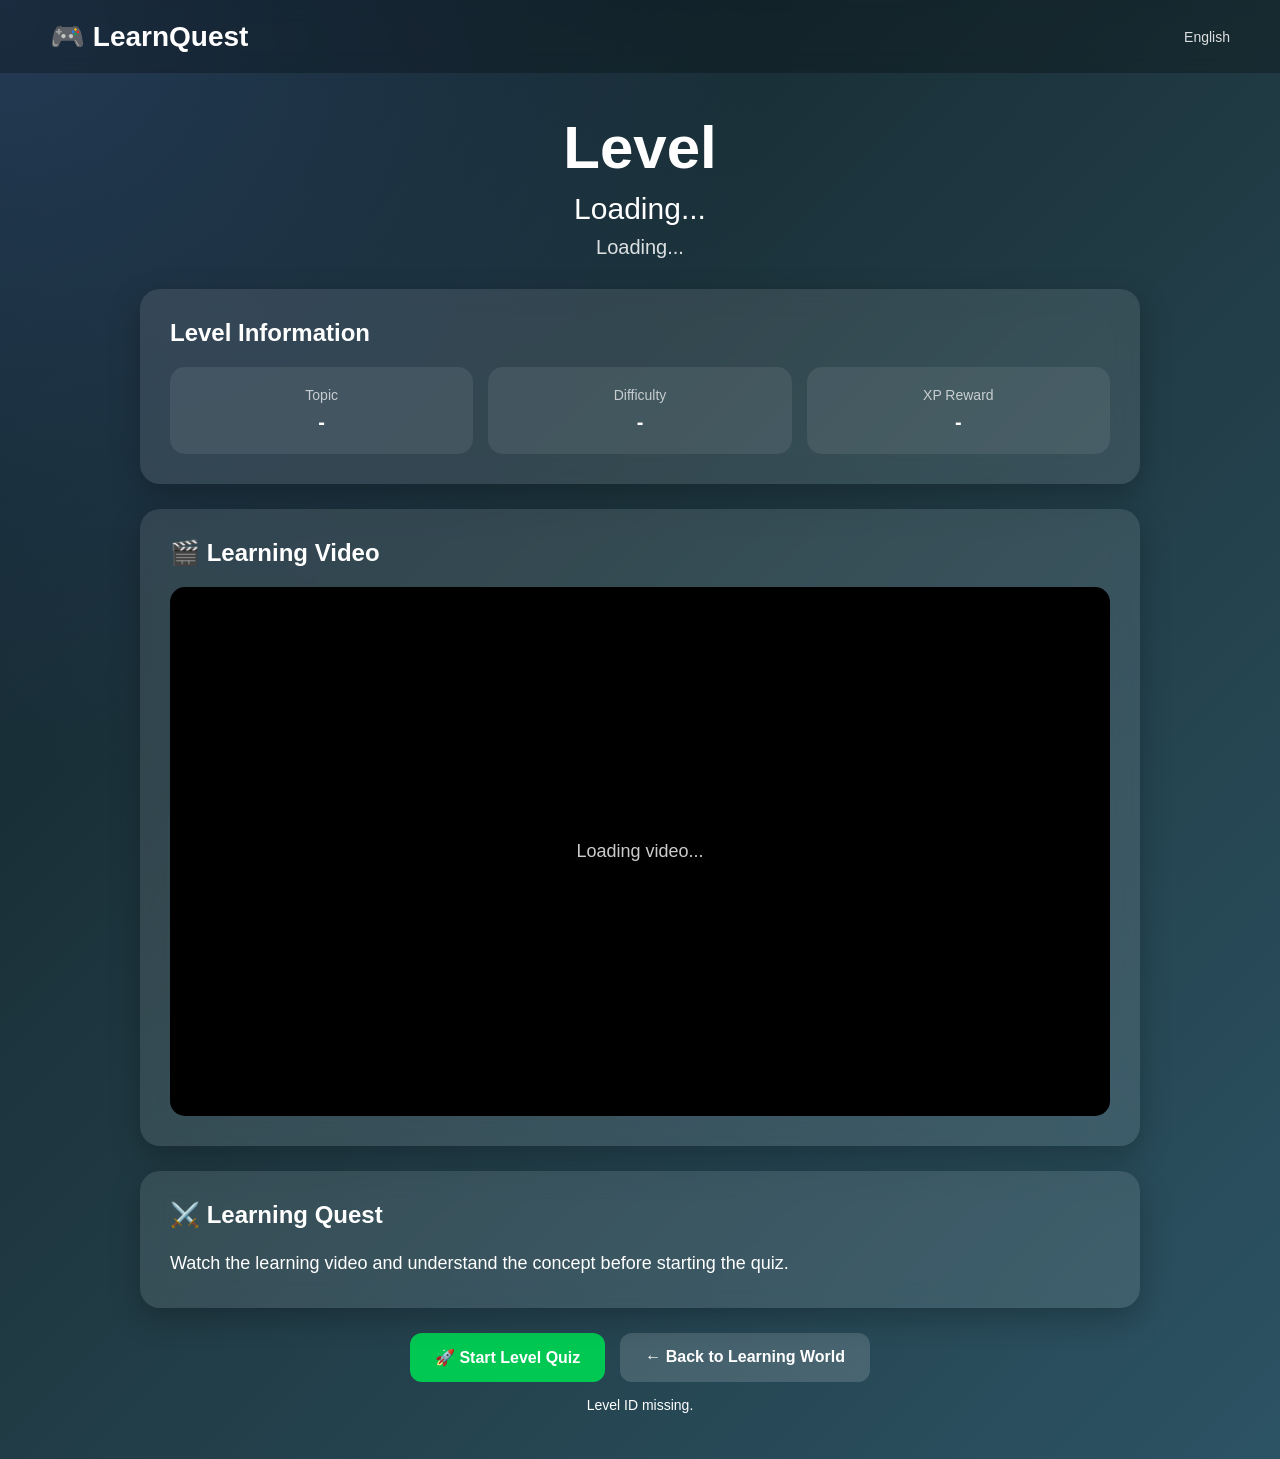
<file: frontend/level.html>
<!DOCTYPE html>
<html lang="en">

<head>

    <meta charset="UTF-8">

    <meta
        name="viewport"
        content="width=device-width, initial-scale=1.0"
    >

    <title>LearnQuest - Level</title>


    <style>

        * {
            box-sizing: border-box;
            margin: 0;
            padding: 0;
        }


        body {

            font-family:
                Arial,
                Helvetica,
                sans-serif;

            min-height: 100vh;

            color: white;

            background:
                radial-gradient(
                    circle at top left,
                    #243b55,
                    transparent 40%
                ),
                linear-gradient(
                    135deg,
                    #0f2027,
                    #203a43,
                    #2c5364
                );

        }


        /* =====================================================
           HEADER
           ===================================================== */

        .header {

            padding:
                20px
                50px;

            display:
                flex;

            justify-content:
                space-between;

            align-items:
                center;

            background:
                rgba(
                    0,
                    0,
                    0,
                    0.25
                );

            backdrop-filter:
                blur(
                    10px
                );

        }


        .logo {

            font-size:
                28px;

            font-weight:
                bold;

        }


        .language {

            font-size:
                14px;

            opacity:
                0.85;

        }


        /* =====================================================
           CONTAINER
           ===================================================== */

        .container {

            width:
                90%;

            max-width:
                1000px;

            margin:
                40px
                auto;

        }


        /* =====================================================
           LEVEL HEADER
           ===================================================== */

        .level-header {

            text-align:
                center;

            margin-bottom:
                30px;

        }


        .level-number {

            font-size:
                60px;

            font-weight:
                bold;

            margin-bottom:
                10px;

        }


        .level-name {

            font-size:
                30px;

            margin-bottom:
                10px;

        }


        .topic {

            font-size:
                20px;

            opacity:
                0.85;

        }


        /* =====================================================
           CARDS
           ===================================================== */

        .card {

            background:
                rgba(
                    255,
                    255,
                    255,
                    0.10
                );

            backdrop-filter:
                blur(
                    12px
                );

            border-radius:
                20px;

            padding:
                30px;

            margin-bottom:
                25px;

            box-shadow:
                0 10px 30px
                rgba(
                    0,
                    0,
                    0,
                    0.25
                );

        }


        .card h2 {

            margin-bottom:
                20px;

        }


        /* =====================================================
           INFO GRID
           ===================================================== */

        .info-grid {

            display:
                grid;

            grid-template-columns:
                repeat(
                    3,
                    1fr
                );

            gap:
                15px;

        }


        .info-box {

            background:
                rgba(
                    255,
                    255,
                    255,
                    0.08
                );

            padding:
                20px;

            border-radius:
                15px;

            text-align:
                center;

        }


        .info-title {

            font-size:
                14px;

            opacity:
                0.7;

            margin-bottom:
                8px;

        }


        .info-value {

            font-size:
                20px;

            font-weight:
                bold;

        }


        /* =====================================================
           VIDEO
           ===================================================== */

        .video-container {

            position:
                relative;

            width:
                100%;

            padding-bottom:
                56.25%;

            overflow:
                hidden;

            border-radius:
                15px;

            background:
                black;

        }


        .video-container iframe {

            position:
                absolute;

            width:
                100%;

            height:
                100%;

            border:
                none;

            left:
                0;

            top:
                0;

        }


        .video-message {

            position:
                absolute;

            inset:
                0;

            display:
                flex;

            align-items:
                center;

            justify-content:
                center;

            text-align:
                center;

            padding:
                30px;

            font-size:
                18px;

            opacity:
                0.8;

        }


        /* =====================================================
           QUEST
           ===================================================== */

        .quest-text {

            font-size:
                18px;

            line-height:
                1.6;

        }


        /* =====================================================
           BUTTONS
           ===================================================== */

        .buttons {

            display:
                flex;

            gap:
                15px;

            justify-content:
                center;

            margin-top:
                25px;

        }


        button {

            border:
                none;

            padding:
                15px
                25px;

            border-radius:
                12px;

            font-size:
                16px;

            font-weight:
                bold;

            cursor:
                pointer;

            transition:
                0.25s ease;

        }


        button:hover {

            transform:
                translateY(
                    -3px
                );

        }


        button:disabled {

            opacity:
                0.55;

            cursor:
                not-allowed;

            transform:
                none;

        }


        .quiz-btn {

            background:
                #00c853;

            color:
                white;

        }


        .back-btn {

            background:
                rgba(
                    255,
                    255,
                    255,
                    0.15
                );

            color:
                white;

        }


        /* =====================================================
           MESSAGE
           ===================================================== */

        #message {

            margin-top:
                15px;

            text-align:
                center;

            font-size:
                14px;

            min-height:
                22px;

        }


        /* =====================================================
           COIN CONFIRM OVERLAY
           ===================================================== */

        .modal-overlay {

            position:
                fixed;

            inset:
                0;

            display:
                none;

            align-items:
                center;

            justify-content:
                center;

            padding:
                20px;

            background:
                rgba(
                    0,
                    0,
                    0,
                    0.78
                );

            backdrop-filter:
                blur(
                    8px
                );

            z-index:
                5000;

        }


        .modal {

            width:
                min(
                    430px,
                    94vw
                );

            background:
                linear-gradient(
                    145deg,
                    #172033,
                    #0d1320
                );

            border:
                1px solid
                rgba(
                    255,
                    255,
                    255,
                    0.12
                );

            border-radius:
                24px;

            padding:
                30px;

            text-align:
                center;

            box-shadow:
                0 30px 80px
                rgba(
                    0,
                    0,
                    0,
                    0.55
                );

            animation:
                modalAppear
                0.25s
                ease-out;

        }


        @keyframes modalAppear {

            from {

                opacity:
                    0;

                transform:
                    translateY(
                        15px
                    )
                    scale(
                        0.97
                    );

            }

            to {

                opacity:
                    1;

                transform:
                    translateY(
                        0
                    )
                    scale(
                        1
                    );

            }

        }


        .modal-coin {

            font-size:
                50px;

            margin-bottom:
                10px;

        }


        .modal h2 {

            margin-bottom:
                12px;

        }


        .modal p {

            color:
                #afb7cb;

            line-height:
                1.6;

            margin-bottom:
                12px;

        }


        .coin-balance {

            display:
                inline-block;

            margin:
                5px
                0
                12px;

            padding:
                10px
                16px;

            border-radius:
                12px;

            background:
                rgba(
                    255,
                    199,
                    63,
                    0.10
                );

            border:
                1px solid
                rgba(
                    255,
                    199,
                    63,
                    0.22
                );

            color:
                #ffd45b;

            font-weight:
                800;

        }


        .modal-actions {

            display:
                flex;

            justify-content:
                center;

            gap:
                12px;

            flex-wrap:
                wrap;

            margin-top:
                20px;

        }


        .confirm-btn {

            background:
                #00c853;

            color:
                white;

        }


        .cancel-btn {

            background:
                rgba(
                    255,
                    255,
                    255,
                    0.10
                );

            color:
                white;

        }


        /* =====================================================
           NO COINS STATE
           ===================================================== */

        .no-coins {

            color:
                #ff8f83 !important;

            font-weight:
                700;

        }


        /* =====================================================
           RESPONSIVE
           ===================================================== */

        @media (
            max-width: 700px
        ) {

            .header {

                padding:
                    20px;

            }


            .container {

                width:
                    94%;

            }


            .info-grid {

                grid-template-columns:
                    1fr;

            }


            .buttons {

                flex-direction:
                    column;

            }


            .buttons button {

                width:
                    100%;

            }


            .level-number {

                font-size:
                    45px;

            }

        }

    </style>

</head>


<body>


    <!-- =====================================================
         HEADER
         ===================================================== -->

    <div class="header">


        <div class="logo">

            🎮 LearnQuest

        </div>


        <div
            id="languageDisplay"
            class="language"
        >

            English

        </div>


    </div>



    <!-- =====================================================
         MAIN
         ===================================================== -->

    <div class="container">


        <!-- =================================================
             LEVEL HEADER
             ================================================= -->

        <div class="level-header">


            <div
                class="level-number"
                id="levelNumber"
            >

                Level

            </div>


            <div
                class="level-name"
                id="levelName"
            >

                Loading...

            </div>


            <div
                class="topic"
                id="topic"
            >

                Loading...

            </div>


        </div>



        <!-- =================================================
             LEVEL INFORMATION
             ================================================= -->

        <div class="card">


            <h2 id="levelInfoTitle">

                Level Information

            </h2>


            <div class="info-grid">


                <div class="info-box">

                    <div
                        class="info-title"
                        id="topicLabel"
                    >

                        Topic

                    </div>


                    <div
                        class="info-value"
                        id="topicValue"
                    >

                        -

                    </div>

                </div>



                <div class="info-box">

                    <div
                        class="info-title"
                        id="difficultyLabel"
                    >

                        Difficulty

                    </div>


                    <div
                        class="info-value"
                        id="difficultyValue"
                    >

                        -

                    </div>

                </div>



                <div class="info-box">

                    <div
                        class="info-title"
                        id="xpLabel"
                    >

                        XP Reward

                    </div>


                    <div
                        class="info-value"
                        id="xpValue"
                    >

                        -

                    </div>

                </div>


            </div>


        </div>



        <!-- =================================================
             VIDEO
             ================================================= -->

        <div class="card">


            <h2 id="videoTitle">

                🎬 Learning Video

            </h2>


            <div
                class="video-container"
                id="videoContainer"
            >

                <div
                    class="video-message"
                    id="videoMessage"
                >

                    Loading video...

                </div>

            </div>


        </div>



        <!-- =================================================
             LEARNING QUEST
             ================================================= -->

        <div class="card">


            <h2 id="questTitle">

                ⚔️ Learning Quest

            </h2>


            <p
                class="quest-text"
                id="questText"
            >

                Watch the learning video and understand
                the concept before starting the quiz.

            </p>


        </div>



        <!-- =================================================
             BUTTONS
             ================================================= -->

        <div class="buttons">


            <button
                class="quiz-btn"
                id="quizButton"
                type="button"
            >

                🚀 Start Level Quiz

            </button>


            <button
                class="back-btn"
                id="backButton"
                type="button"
            >

                ← Back to Learning World

            </button>


        </div>


        <div id="message"></div>


    </div>



    <!-- =====================================================
         COIN CONFIRM MODAL
         ===================================================== -->

    <div
        class="modal-overlay"
        id="coinModal"
    >


        <div class="modal">


            <div class="modal-coin">
                🪙
            </div>


            <h2
                id="modalTitle"
            >

                Start Level

            </h2>


            <p
                id="modalMessage"
            >

                10 coins are required to start this level.

            </p>


            <div
                class="coin-balance"
                id="coinBalance"
            >

                🪙 Your Coins: 0

            </div>


            <p
                id="modalWarning"
            >

                Confirming will deduct 10 coins.

            </p>


            <div class="modal-actions">


                <button
                    class="confirm-btn"
                    id="confirmStartBtn"
                    type="button"
                >

                    🚀 Start &amp; Deduct 10 Coins

                </button>


                <button
                    class="cancel-btn"
                    id="cancelStartBtn"
                    type="button"
                >

                    Cancel

                </button>


            </div>


        </div>


    </div>



    <script>


        /* =====================================================
           CONFIG
           ===================================================== */

        const API_BASE =
            "https://learnquest-h5hb.onrender.com";


        const params =
            new URLSearchParams(
                window.location.search
            );


        const levelId =
            params.get(
                "level_id"
            );


        const selectedLanguage =
            localStorage.getItem(
                "selected_language"
            ) || "en";


        const languageNames = {

            en:
                "English",

            hi:
                "हिन्दी",

            te:
                "తెలుగు"

        };


        document.getElementById(
            "languageDisplay"
        ).textContent =
            languageNames[
                selectedLanguage
            ] || "English";



        /* =====================================================
           LEVEL NAMES
           ===================================================== */

        const levelNames = {

            1: {

                en:
                    "Beginner",

                hi:
                    "शुरुआती",

                te:
                    "ప్రారంభికుడు"

            },

            2: {

                en:
                    "Explorer",

                hi:
                    "अन्वेषक",

                te:
                    "అన్వేషకుడు"

            },

            3: {

                en:
                    "Challenger",

                hi:
                    "चैलेंजर",

                te:
                    "ఛాలెంజర్"

            },

            4: {

                en:
                    "Problem Solver",

                hi:
                    "समस्या समाधानकर्ता",

                te:
                    "సమస్య పరిష్కర్త"

            },

            5: {

                en:
                    "Master",

                hi:
                    "मास्टर",

                te:
                    "మాస్టర్"

            }

        };



        /* =====================================================
           TOPIC TRANSLATIONS
           ===================================================== */

        const topicTranslations = {

            "Python Variables": {

                hi:
                    "Python वेरिएबल्स",

                te:
                    "Python వేరియబుల్స్"

            },

            "Python Data Types": {

                hi:
                    "Python डेटा टाइप्स",

                te:
                    "Python డేటా టైప్స్"

            },

            "Python Operators": {

                hi:
                    "Python ऑपरेटर्स",

                te:
                    "Python ఆపరేటర్స్"

            },

            "Python Loops": {

                hi:
                    "Python लूप्स",

                te:
                    "Python లూప్స్"

            },

            "Python Functions": {

                hi:
                    "Python फंक्शन्स",

                te:
                    "Python ఫంక్షన్స్"

            },

            "Java Variables": {

                hi:
                    "Java वेरिएबल्स",

                te:
                    "Java వేరియబుల్స్"

            },

            "Java Data Types": {

                hi:
                    "Java डेटा टाइप्स",

                te:
                    "Java డేటా టైప్స్"

            },

            "Java Operators": {

                hi:
                    "Java ऑपरेटर्स",

                te:
                    "Java ఆపరేటర్స్"

            },

            "Java Loops": {

                hi:
                    "Java लूप्स",

                te:
                    "Java లూప్స్"

            },

            "Java Methods": {

                hi:
                    "Java मेथड्स",

                te:
                    "Java మెథడ్స్"

            },

            "Machine Learning Basics": {

                hi:
                    "मशीन लर्निंग बेसिक्स",

                te:
                    "మిషన్ లెర్నింగ్ బేసిక్స్"

            },

            "Data Preprocessing": {

                hi:
                    "डेटा प्रीप्रोसेसिंग",

                te:
                    "డేటా ప్రీప్రాసెసింగ్"

            },

            "Linear Regression": {

                hi:
                    "लीनियर रिग्रेशन",

                te:
                    "లీనియర్ రిగ్రెషన్"

            },

            "Classification": {

                hi:
                    "क्लासिफिकेशन",

                te:
                    "క్లాసిఫికేషన్"

            },

            "Model Evaluation": {

                hi:
                    "मॉडल मूल्यांकन",

                te:
                    "మోడల్ ఎవాల్యుయేషన్"

            },

            "NLP Basics": {

                hi:
                    "NLP बेसिक्स",

                te:
                    "NLP బేసిక్స్"

            },

            "Text Preprocessing": {

                hi:
                    "टेक्स्ट प्रीप्रोसेसिंग",

                te:
                    "టెక్స్ట్ ప్రీప్రాసెసింగ్"

            },

            "Tokenization": {

                hi:
                    "टोकनाइज़ेशन",

                te:
                    "టోకెనైజేషన్"

            },

            "POS Tagging": {

                hi:
                    "POS टैगिंग",

                te:
                    "POS ట్యాగింగ్"

            },

            "Named Entity Recognition": {

                hi:
                    "नामित इकाई पहचान",

                te:
                    "నేమ్డ్ ఎంటిటీ రికగ్నిషన్"

            }

        };



        /* =====================================================
           DIFFICULTY TRANSLATIONS
           ===================================================== */

        const difficultyTranslations = {

            Beginner: {

                hi:
                    "शुरुआती",

                te:
                    "ప్రారంభ స్థాయి"

            },

            Easy: {

                hi:
                    "आसान",

                te:
                    "సులభం"

            },

            Medium: {

                hi:
                    "मध्यम",

                te:
                    "మధ్యస్థం"

            },

            Hard: {

                hi:
                    "कठिन",

                te:
                    "కష్టం"

            },

            Advanced: {

                hi:
                    "उन्नत",

                te:
                    "అధునాతన"

            }

        };



        function translatedTopic(
            topic
        ) {

            if (
                selectedLanguage ===
                "en"
            ) {

                return topic;

            }


            return (
                topicTranslations[
                    topic
                ] &&
                topicTranslations[
                    topic
                ][
                    selectedLanguage
                ]
            ) || topic;

        }



        function translatedDifficulty(
            difficulty
        ) {

            if (
                selectedLanguage ===
                "en"
            ) {

                return difficulty;

            }


            return (
                difficultyTranslations[
                    difficulty
                ] &&
                difficultyTranslations[
                    difficulty
                ][
                    selectedLanguage
                ]
            ) || difficulty;

        }



        /* =====================================================
           SAFE RESPONSE READER
           ===================================================== */

        async function readResponseSafely(
            response
        ) {

            const contentType =
                response.headers.get(
                    "content-type"
                ) || "";


            const rawText =
                await response.text();


            if (
                contentType
                    .toLowerCase()
                    .includes(
                        "application/json"
                    )
            ) {

                try {

                    return {
                        isJson:
                            true,

                        data:
                            JSON.parse(
                                rawText
                            ),

                        raw:
                            rawText

                    };

                }

                catch (
                    jsonError
                ) {

                    console.error(
                        "JSON parsing failed:",
                        jsonError
                    );

                    return {

                        isJson:
                            false,

                        data:
                            null,

                        raw:
                            rawText

                    };

                }

            }


            return {

                isJson:
                    false,

                data:
                    null,

                raw:
                    rawText

            };

        }



        /* =====================================================
           FRIENDLY SERVER ERROR
           ===================================================== */

        function getServerErrorMessage(
            response,
            parsed
        ) {

            if (
                parsed &&
                parsed.data &&
                parsed.data.message
            ) {

                return parsed.data.message;

            }


            if (
                parsed &&
                parsed.raw &&
                parsed.raw
                    .toLowerCase()
                    .includes(
                        "<!doctype"
                    )
            ) {

                return (
                    "LearnQuest backend is not running the required level-start API. " +
                    "Please make sure the current routes.py is running on port 5000."
                );

            }


            return (
                `Server returned HTTP ${response.status}.`
            );

        }



        /* =====================================================
           VIDEO
           ===================================================== */

        function getVideoUrl(
            level
        ) {

            if (
                selectedLanguage ===
                "hi"
            ) {

                return (
                    level.video_url_hi ||
                    level.video_url_en ||
                    ""
                );

            }


            if (
                selectedLanguage ===
                "te"
            ) {

                return (
                    level.video_url_te ||
                    level.video_url_en ||
                    ""
                );

            }


            return (
                level.video_url_en ||
                ""
            );

        }



        function extractYouTubeId(
            value
        ) {

            if (!value) {

                return null;

            }


            try {

                const url =
                    new URL(
                        value
                    );


                const host =
                    url.hostname
                        .toLowerCase();


                if (
                    host.includes(
                        "youtu.be"
                    )
                ) {

                    return (
                        url.pathname
                            .substring(
                                1
                            )
                            .split(
                                "?"
                            )[0]
                    );

                }


                if (
                    host.includes(
                        "youtube.com"
                    )
                ) {

                    if (
                        url.pathname.startsWith(
                            "/embed/"
                        )
                    ) {

                        return (
                            url.pathname
                                .split(
                                    "/embed/"
                                )[1]
                                .split(
                                    "?"
                                )[0]
                        );

                    }


                    return url.searchParams.get(
                        "v"
                    );

                }

            }

            catch (
                error
            ) {

                console.error(
                    "Invalid video URL:",
                    error
                );

            }


            return null;

        }



        function displayVideo(
            videoURL
        ) {

            const container =
                document.getElementById(
                    "videoContainer"
                );


            const videoId =
                extractYouTubeId(
                    videoURL
                );


            if (!videoId) {

                const message =
                    selectedLanguage ===
                    "hi"

                        ? "🎬 इस भाषा में वीडियो उपलब्ध नहीं है।"

                        : selectedLanguage ===
                          "te"

                            ? "🎬 ఈ భాషలో వీడియో అందుబాటులో లేదు."

                            : "🎬 Learning video is not available.";


                container.innerHTML = `

                    <div class="video-message">

                        ${message}

                    </div>

                `;


                return;

            }


            container.innerHTML = `

                <iframe

                    src="https://www.youtube.com/embed/${videoId}"

                    title="LearnQuest Learning Video"

                    allow="
                        accelerometer;
                        autoplay;
                        clipboard-write;
                        encrypted-media;
                        gyroscope;
                        picture-in-picture
                    "

                    allowfullscreen>

                </iframe>

            `;

        }



        /* =====================================================
           LOAD LEVEL
           ===================================================== */

        async function loadLevel() {

            if (!levelId) {

                document.getElementById(
                    "message"
                ).textContent =
                    "Level ID missing.";

                return;

            }


            try {

                const response =
                    await fetch(
                        `${API_BASE}/level/${encodeURIComponent(
                            levelId
                        )}`,
                        {
                            method:
                                "GET",

                            credentials:
                                "include"
                        }
                    );


                const parsed =
                    await readResponseSafely(
                        response
                    );


                if (
                    !parsed.isJson
                ) {

                    throw new Error(
                        getServerErrorMessage(
                            response,
                            parsed
                        )
                    );

                }


                const data =
                    parsed.data;


                if (
                    !response.ok
                ) {

                    throw new Error(
                        data.message ||
                        "Unable to load level."
                    );

                }


                const level =
                    data.level ||
                    data;


                if (
                    level.subject_id
                ) {

                    localStorage.setItem(
                        "current_subject_id",
                        String(
                            level.subject_id
                        )
                    );

                }


                const number =
                    Number(
                        level.level_number
                    );


                document.getElementById(
                    "levelNumber"
                ).textContent =

                    (
                        selectedLanguage ===
                        "hi"

                            ? "स्तर"

                            : selectedLanguage ===
                              "te"

                                ? "స్థాయి"

                                : "Level"
                    ) +

                    " " +

                    number;


                document.getElementById(
                    "levelName"
                ).textContent =

                    (
                        levelNames[
                            number
                        ] &&
                        levelNames[
                            number
                        ][
                            selectedLanguage
                        ]
                    ) ||

                    level.level_name ||

                    "Level";


                const topic =
                    translatedTopic(
                        level.topic ||
                        ""
                    );


                document.getElementById(
                    "topic"
                ).textContent =
                    "📖 " +
                    topic;


                document.getElementById(
                    "topicValue"
                ).textContent =
                    topic;


                document.getElementById(
                    "difficultyValue"
                ).textContent =
                    translatedDifficulty(
                        level.difficulty ||
                        ""
                    );


                document.getElementById(
                    "xpValue"
                ).textContent =
                    String(
                        level.xp_reward ||
                        0
                    ) +

                    " XP";


                document.getElementById(
                    "questText"
                ).textContent =

                    selectedLanguage ===
                    "hi"

                        ? "वीडियो देखें और अवधारणा समझें, फिर लेवल क्विज़ शुरू करें।"

                        : selectedLanguage ===
                          "te"

                            ? "వీడియోను చూసి కాన్సెప్ట్‌ను అర్థం చేసుకుని, తర్వాత లెవెల్ క్విజ్ ప్రారంభించండి."

                            : "Watch the learning video and understand the concept before starting the level quiz.";


                document.getElementById(
                    "message"
                ).textContent =
                    "";


                displayVideo(
                    getVideoUrl(
                        level
                    )
                );


                /*
                 * Do NOT deduct coins automatically
                 * when page loads.
                 *
                 * User must click Start Level Quiz,
                 * then confirm in the modal.
                 */


            }

            catch (
                error
            ) {

                console.error(
                    "Level loading error:",
                    error
                );


                document.getElementById(
                    "message"
                ).textContent =
                    error.message ||
                    "Cannot connect to LearnQuest server.";

            }

        }



        /* =====================================================
           GET CURRENT COINS
           ===================================================== */

        async function getCurrentCoins() {

            try {

                const response =
                    await fetch(
                        `${API_BASE}/dashboard`,
                        {
                            method:
                                "GET",

                            credentials:
                                "include"
                        }
                    );


                const parsed =
                    await readResponseSafely(
                        response
                    );


                if (
                    !parsed.isJson ||
                    !parsed.data
                ) {

                    return null;

                }


                if (
                    !response.ok
                ) {

                    return null;

                }


                const user =
                    parsed.data.user ||
                    {};


                const coins =
                    Number(
                        user.coins
                    );


                if (
                    isFinite(
                        coins
                    )
                ) {

                    return coins;

                }

            }

            catch (
                error
            ) {

                console.error(
                    "Coin balance error:",
                    error
                );

            }


            return null;

        }



        /* =====================================================
           OPEN COIN MODAL
           ===================================================== */

        async function openCoinModal() {

            const modal =
                document.getElementById(
                    "coinModal"
                );


            const balance =
                document.getElementById(
                    "coinBalance"
                );


            const confirmButton =
                document.getElementById(
                    "confirmStartBtn"
                );


            const message =
                document.getElementById(
                    "modalMessage"
                );


            confirmButton.disabled =
                true;


            balance.textContent =
                selectedLanguage ===
                "hi"

                    ? "🪙 आपके कॉइन्स: ..."

                    : selectedLanguage ===
                      "te"

                        ? "🪙 మీ కాయిన్లు: ..."

                        : "🪙 Your Coins: ...";


            message.textContent =

                selectedLanguage ===
                "hi"

                    ? "इस लेवल को शुरू करने के लिए 10 कॉइन्स चाहिए।"

                    : selectedLanguage ===
                      "te"

                        ? "ఈ లెవెల్ ప్రారంభించడానికి 10 కాయిన్లు అవసరం."

                        : "10 coins are required to start this level.";


            modal.style.display =
                "flex";


            const coins =
                await getCurrentCoins();


            if (
                coins === null
            ) {

                balance.textContent =

                    selectedLanguage ===
                    "hi"

                        ? "🪙 कॉइन बैलेंस उपलब्ध नहीं है"

                        : selectedLanguage ===
                          "te"

                            ? "🪙 కాయిన్ బ్యాలెన్స్ అందుబాటులో లేదు"

                            : "🪙 Coin balance unavailable";


                document.getElementById(
                    "modalWarning"
                ).textContent =

                    selectedLanguage ===
                    "hi"

                        ? "सर्वर से कॉइन बैलेंस नहीं मिला।"

                        : selectedLanguage ===
                          "te"

                            ? "సర్వర్ నుండి కాయిన్ బ్యాలెన్స్ రాలేదు."

                            : "Could not get your coin balance from the server.";


                return;

            }


            balance.textContent =

                selectedLanguage ===
                "hi"

                    ? `🪙 आपके कॉइन्स: ${coins}`

                    : selectedLanguage ===
                      "te"

                        ? `🪙 మీ కాయిన్లు: ${coins}`

                        : `🪙 Your Coins: ${coins}`;


            if (
                coins < 10
            ) {

                balance.classList.add(
                    "no-coins"
                );


                confirmButton.disabled =
                    true;


                document.getElementById(
                    "modalWarning"
                ).textContent =

                    selectedLanguage ===
                    "hi"

                        ? "इस लेवल को शुरू करने के लिए कम से कम 10 कॉइन्स चाहिए।"

                        : selectedLanguage ===
                          "te"

                            ? "ఈ లెవెల్ ప్రారంభించడానికి కనీసం 10 కాయిన్లు అవసరం."

                            : "You need at least 10 coins to start this level.";

            }

            else {

                balance.classList.remove(
                    "no-coins"
                );


                confirmButton.disabled =
                    false;


                document.getElementById(
                    "modalWarning"
                ).textContent =

                    selectedLanguage ===
                    "hi"

                        ? "कन्फर्म करने पर 10 कॉइन्स कट जाएंगे।"

                        : selectedLanguage ===
                          "te"

                            ? "కన్ఫర్మ్ చేస్తే 10 కాయిన్లు కట్ అవుతాయి."

                            : "Confirming will deduct 10 coins.";

            }

        }



        /* =====================================================
           CLOSE COIN MODAL
           ===================================================== */

        function closeCoinModal() {

            document.getElementById(
                "coinModal"
            ).style.display =
                "none";

        }



        /* =====================================================
           START LEVEL
           ===================================================== */

        async function startQuiz() {

            if (!levelId) {

                alert(
                    "Level ID is missing."
                );

                return;

            }


            await openCoinModal();

        }



        /* =====================================================
           CONFIRM START
           ===================================================== */

        async function confirmStartLevel() {

            const confirmButton =
                document.getElementById(
                    "confirmStartBtn"
                );


            confirmButton.disabled =
                true;


            confirmButton.textContent =

                selectedLanguage ===
                "hi"

                    ? "⏳ लेवल शुरू हो रहा है..."

                    : selectedLanguage ===
                      "te"

                        ? "⏳ లెవెల్ ప్రారంభమవుతోంది..."

                        : "⏳ Starting Level...";


            try {

                const response =
                    await fetch(
                        `${API_BASE}/start-level/${encodeURIComponent(
                            levelId
                        )}`,
                        {
                            method:
                                "POST",

                            credentials:
                                "include"
                        }
                    );


                const parsed =
                    await readResponseSafely(
                        response
                    );


                /*
                 * THIS prevents:
                 * Unexpected token '<'
                 */

                if (
                    !parsed.isJson
                ) {

                    throw new Error(
                        getServerErrorMessage(
                            response,
                            parsed
                        )
                    );

                }


                const data =
                    parsed.data;


                if (
                    !response.ok
                ) {

                    throw new Error(
                        data.message ||
                        "Unable to start the level."
                    );

                }


                console.log(
                    "Level start result:",
                    data
                );


                const coins =
                    Number(
                        data.coins
                    );


                if (
                    isFinite(
                        coins
                    )
                ) {

                    try {

                        const key =
                            "learnquest_coin_runner_state";


                        const raw =
                            localStorage.getItem(
                                key
                            );


                        let best =
                            0;


                        if (
                            raw
                        ) {

                            const saved =
                                JSON.parse(
                                    raw
                                );


                            best =
                                Number(
                                    saved.best
                                ) ||
                                0;

                        }


                        localStorage.setItem(
                            key,
                            JSON.stringify({

                                balance:
                                    Math.max(
                                        0,
                                        coins
                                    ),

                                best:
                                    Math.max(
                                        0,
                                        best
                                    )

                            })
                        );

                    }

                    catch (
                        storageError
                    ) {

                        console.log(
                            "Coin display state update skipped:",
                            storageError
                        );

                    }

                }


                const successMessage =

                    selectedLanguage ===
                    "hi"

                        ? "🪙 10 कॉइन्स काट लिए गए।"

                        : selectedLanguage ===
                          "te"

                            ? "🪙 10 కాయిన్లు కట్ అయ్యాయి."

                            : "🪙 10 coins deducted.";


                document.getElementById(
                    "message"
                ).textContent =
                    successMessage;


                closeCoinModal();


                /*
                 * Open quiz only AFTER
                 * successful coin deduction.
                 */

                window.location.assign(
                    "quiz.html?level_id=" +
                    encodeURIComponent(
                        levelId
                    )
                );

            }

            catch (
                error
            ) {

                console.error(
                    "Start level error:",
                    error
                );


                document.getElementById(
                    "modalWarning"
                ).textContent =
                    error.message ||
                    "Cannot start the level.";


                confirmButton.disabled =
                    false;


                confirmButton.textContent =

                    selectedLanguage ===
                    "hi"

                        ? "🚀 10 कॉइन्स काटें और शुरू करें"

                        : selectedLanguage ===
                          "te"

                            ? "🚀 10 కాయిన్లు కట్ చేసి ప్రారంభించండి"

                            : "🚀 Start & Deduct 10 Coins";

            }

        }



        /* =====================================================
           BACK
           ===================================================== */

        function goBack() {

            const subjectId =
                localStorage.getItem(
                    "current_subject_id"
                );


            if (
                subjectId
            ) {

                window.location.assign(
                    "world.html?subject_id=" +
                    encodeURIComponent(
                        subjectId
                    )
                );

            }

            else {

                window.location.assign(
                    "dashboard.html"
                );

            }

        }



        /* =====================================================
           BUTTON EVENTS
           ===================================================== */

        document.getElementById(
            "quizButton"
        ).addEventListener(
            "click",
            startQuiz
        );


        document.getElementById(
            "confirmStartBtn"
        ).addEventListener(
            "click",
            confirmStartLevel
        );


        document.getElementById(
            "cancelStartBtn"
        ).addEventListener(
            "click",
            closeCoinModal
        );


        document.getElementById(
            "backButton"
        ).addEventListener(
            "click",
            goBack
        );


        document.getElementById(
            "coinModal"
        ).addEventListener(
            "click",
            function (
                event
            ) {

                if (
                    event.target ===
                    this
                ) {

                    closeCoinModal();

                }

            }
        );


        /* =====================================================
           GLOBAL FUNCTIONS
           ===================================================== */

        window.startQuiz =
            startQuiz;


        window.goBack =
            goBack;


        window.confirmStartLevel =
            confirmStartLevel;


        /* =====================================================
           LOAD
           ===================================================== */

        loadLevel();

    </script>


</body>

</html>
</file>
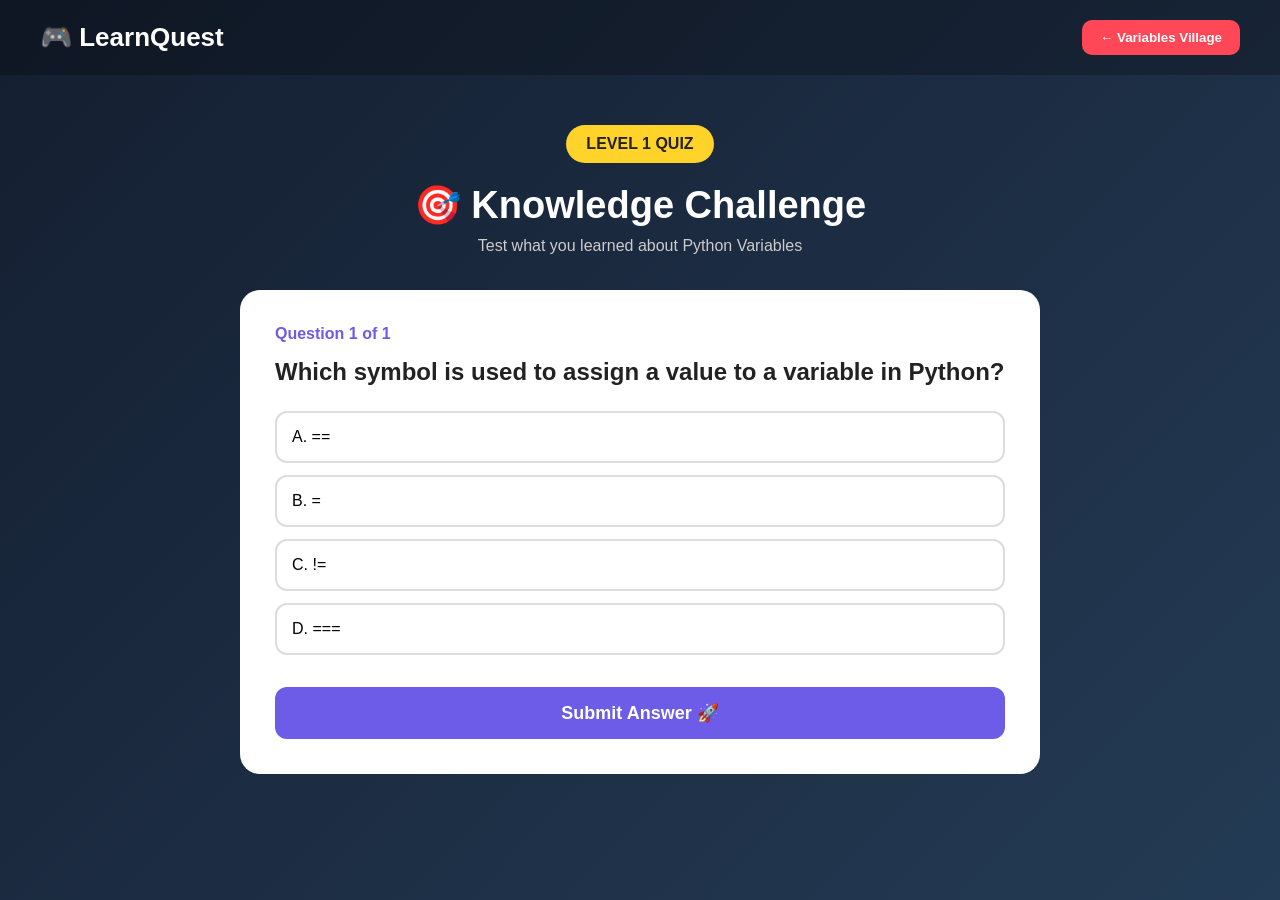
<file: frontend/level2.html>
<!DOCTYPE html>
<html lang="en">

<head>

    <meta charset="UTF-8">

    <meta name="viewport"
          content="width=device-width, initial-scale=1.0">

    <title>LearnQuest - Level 1 Quiz</title>

    <style>

        * {
            box-sizing: border-box;
            margin: 0;
            padding: 0;
        }

        body {

            font-family: Arial, sans-serif;

            min-height: 100vh;

            background:
                linear-gradient(
                    135deg,
                    #141e30,
                    #243b55
                );

            color: white;

        }

        .header {

            display: flex;

            justify-content: space-between;

            align-items: center;

            padding: 20px 40px;

            background: rgba(0,0,0,0.25);

        }

        .logo {

            font-size: 26px;

            font-weight: bold;

        }

        .back-btn {

            border: none;

            padding: 10px 18px;

            border-radius: 10px;

            background: #ff4757;

            color: white;

            font-weight: bold;

            cursor: pointer;

        }

        .container {

            width: 90%;

            max-width: 800px;

            margin: auto;

            padding: 50px 0;

            text-align: center;

        }

        .badge {

            display: inline-block;

            background: #ffd32a;

            color: #222;

            padding: 10px 20px;

            border-radius: 30px;

            font-weight: bold;

            margin-bottom: 20px;

        }

        h1 {

            font-size: 38px;

            margin-bottom: 10px;

        }

        .subtitle {

            color: #ccc;

            margin-bottom: 35px;

        }

        .quiz-card {

            background: white;

            color: #222;

            padding: 35px;

            border-radius: 20px;

            text-align: left;

        }

        .question-number {

            color: #6c5ce7;

            font-weight: bold;

            margin-bottom: 15px;

        }

        .question {

            font-size: 24px;

            font-weight: bold;

            margin-bottom: 25px;

        }

        .option {

            display: block;

            width: 100%;

            padding: 15px;

            margin-bottom: 12px;

            border: 2px solid #ddd;

            border-radius: 12px;

            background: white;

            text-align: left;

            font-size: 16px;

            cursor: pointer;

            transition: 0.2s;

        }

        .option:hover {

            border-color: #6c5ce7;

            background: #f4f2ff;

        }

        .option.selected {

            border-color: #6c5ce7;

            background: #eeeaff;

        }

        .submit-btn {

            width: 100%;

            margin-top: 20px;

            padding: 15px;

            border: none;

            border-radius: 12px;

            background: #6c5ce7;

            color: white;

            font-size: 18px;

            font-weight: bold;

            cursor: pointer;

        }

        .result {

            display: none;

            margin-top: 25px;

            padding: 25px;

            border-radius: 15px;

            background: #f1f2f6;

            text-align: center;

        }

        .result h2 {

            margin-bottom: 10px;

        }

        .xp {

            color: #e1a900;

            font-size: 22px;

            font-weight: bold;

            margin: 15px 0;

        }

        .next-btn {

            border: none;

            padding: 14px 25px;

            border-radius: 10px;

            background: #20bf6b;

            color: white;

            font-weight: bold;

            cursor: pointer;

        }

    </style>

</head>

<body>


    <div class="header">

        <div class="logo">
            🎮 LearnQuest
        </div>

        <button
            class="back-btn"
            onclick="goBack()">

            ← Variables Village

        </button>

    </div>


    <div class="container">

        <div class="badge">
            LEVEL 1 QUIZ
        </div>

        <h1>
            🎯 Knowledge Challenge
        </h1>

        <p class="subtitle">
            Test what you learned about Python Variables
        </p>


        <div class="quiz-card">

            <div class="question-number">
                Question 1 of 1
            </div>

            <div class="question">

                Which symbol is used to assign a value
                to a variable in Python?

            </div>


            <button
                class="option"
                onclick="selectOption(this, 'A')">

                A. ==

            </button>


            <button
                class="option"
                onclick="selectOption(this, 'B')">

                B. =

            </button>


            <button
                class="option"
                onclick="selectOption(this, 'C')">

                C. !=

            </button>


            <button
                class="option"
                onclick="selectOption(this, 'D')">

                D. ===

            </button>


            <button
                class="submit-btn"
                onclick="submitQuiz()">

                Submit Answer 🚀

            </button>


            <div
                class="result"
                id="result">

                <h2 id="resultTitle"></h2>

                <p id="resultMessage"></p>

                <div
                    class="xp"
                    id="xpReward">
                </div>

                <button
                    class="next-btn"
                    onclick="completeLevel()">

                    🏆 Complete Level

                </button>

            </div>

        </div>

    </div>


    <script>

        let selectedAnswer = null;

        function selectOption(button, answer) {

            const options =
                document.querySelectorAll(".option");

            options.forEach(function(option) {

                option.classList.remove("selected");

            });

            button.classList.add("selected");

            selectedAnswer = answer;

        }


        function submitQuiz() {

            if (!selectedAnswer) {

                alert("Please select an answer first.");

                return;

            }

            const result =
                document.getElementById("result");

            const title =
                document.getElementById("resultTitle");

            const message =
                document.getElementById("resultMessage");

            const xp =
                document.getElementById("xpReward");


            result.style.display = "block";


            if (selectedAnswer === "B") {

                title.textContent =
                    "🎉 Excellent!";

                message.textContent =
                    "You selected the correct answer.";

                xp.textContent =
                    "⭐ +30 XP";

            } else {

                title.textContent =
                    "💡 Almost there!";

                message.textContent =
                    "The correct answer is the assignment operator.";

                xp.textContent =
                    "⭐ Try again and improve!";

            }

        }


        async function completeLevel() {

            try {

                const response =
                    await fetch(
                        "https://learnquest-h5hb.onrender.com/complete-level",
                        {
                            method: "POST",

                            headers: {
                                "Content-Type":
                                    "application/json"
                            },

                            credentials: "include",

                            body: JSON.stringify({
                                level: 1
                            })
                        }
                    );


                const data =
                    await response.json();


                if (!response.ok) {

                    alert(data.message);

                    return;

                }


                alert(
                    "🎉 Level 1 Completed!\n\n" +
                    "⭐ +" +
                    data.reward.xp +
                    " XP\n" +
                    "🪙 +" +
                    data.reward.coins +
                    " Coins"
                );


                window.location.href =
                    "world.html";

            }

            catch (error) {

                console.error(error);

                alert(
                    "Cannot connect to LearnQuest server."
                );

            }

        }


        function goBack() {

            window.location.href =
                "level.html";

        }

    </script>


</body>

</html>
</file>
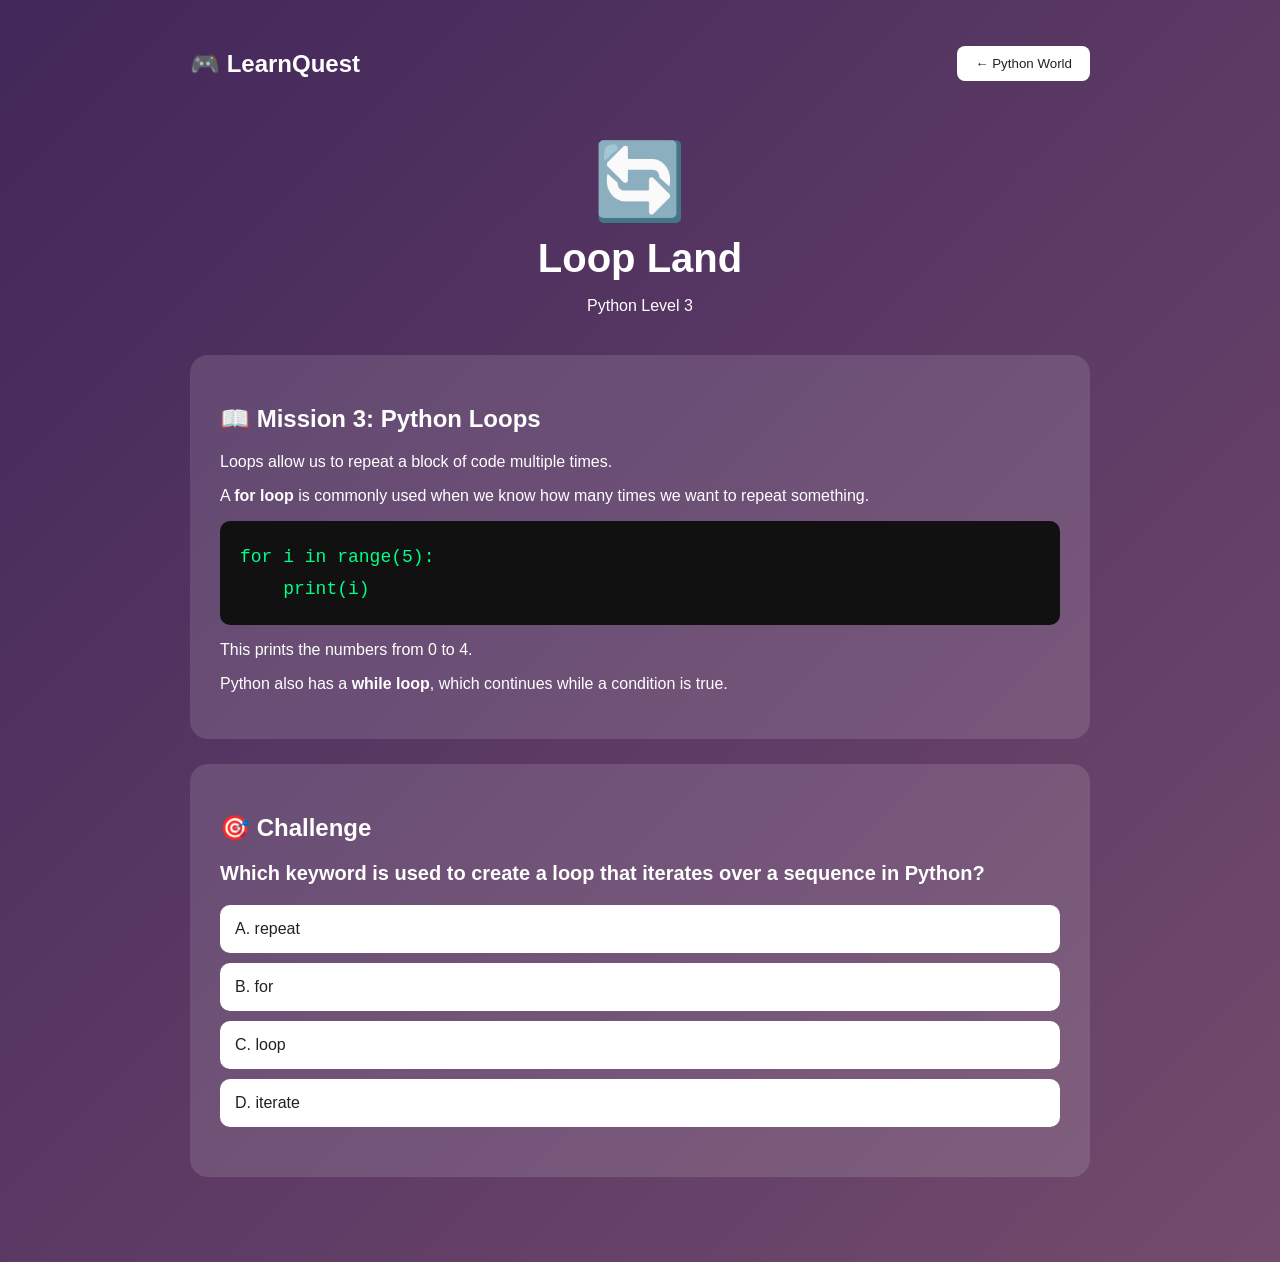
<file: frontend/level3.html>
<!DOCTYPE html>
<html lang="en">

<head>
    <meta charset="UTF-8">
    <meta name="viewport" content="width=device-width, initial-scale=1.0">

    <title>LearnQuest - Loop Land</title>

    <style>

        body {
            margin: 0;
            font-family: Arial, sans-serif;
            color: white;
            min-height: 100vh;
            background: linear-gradient(135deg, #42275a, #734b6d);
        }

        .container {
            width: 90%;
            max-width: 900px;
            margin: auto;
            padding: 30px 0 60px;
        }

        .top {
            display: flex;
            justify-content: space-between;
            align-items: center;
        }

        .back {
            border: none;
            padding: 10px 18px;
            border-radius: 8px;
            cursor: pointer;
            background: white;
            color: #222;
        }

        .hero {
            text-align: center;
            margin: 40px 0;
        }

        .hero-icon {
            font-size: 75px;
        }

        .hero h1 {
            font-size: 40px;
            margin: 10px;
        }

        .card {
            background: rgba(255, 255, 255, 0.12);
            padding: 30px;
            border-radius: 18px;
            margin-bottom: 25px;
        }

        .code {
            background: #111;
            color: #00ff88;
            padding: 20px;
            border-radius: 10px;
            font-family: monospace;
            font-size: 18px;
            line-height: 1.8;
        }

        .question {
            font-size: 20px;
            font-weight: bold;
        }

        .option {
            display: block;
            width: 100%;
            padding: 15px;
            margin: 10px 0;
            border: none;
            border-radius: 10px;
            cursor: pointer;
            background: white;
            color: #222;
            text-align: left;
            font-size: 16px;
        }

        .option:hover {
            background: #eee;
        }

        .result {
            margin-top: 20px;
            font-size: 18px;
            font-weight: bold;
        }

        .complete {
            display: none;
            margin: 20px auto 0;
            padding: 14px 25px;
            border: none;
            border-radius: 10px;
            background: #00c853;
            color: white;
            font-size: 17px;
            cursor: pointer;
        }

        .reward {
            text-align: center;
            color: #00ff88;
            font-size: 18px;
            font-weight: bold;
            margin-top: 20px;
        }

    </style>

</head>


<body>

<div class="container">


    <div class="top">

        <h2>🎮 LearnQuest</h2>

        <button
            class="back"
            onclick="goBack()">

            ← Python World

        </button>

    </div>


    <div class="hero">

        <div class="hero-icon">
            🔄
        </div>

        <h1>
            Loop Land
        </h1>

        <p>
            Python Level 3
        </p>

    </div>


    <!-- LESSON -->

    <div class="card">

        <h2>
            📖 Mission 3: Python Loops
        </h2>

        <p>
            Loops allow us to repeat a block of code
            multiple times.
        </p>

        <p>
            A <b>for loop</b> is commonly used when we
            know how many times we want to repeat something.
        </p>

        <div class="code">

            for i in range(5):<br>
            &nbsp;&nbsp;&nbsp;&nbsp;print(i)

        </div>

        <p>
            This prints the numbers from 0 to 4.
        </p>

        <p>
            Python also has a <b>while loop</b>, which
            continues while a condition is true.
        </p>

    </div>


    <!-- QUIZ -->

    <div class="card">

        <h2>
            🎯 Challenge
        </h2>

        <p class="question">
            Which keyword is used to create a loop
            that iterates over a sequence in Python?
        </p>


        <button
            class="option"
            onclick="checkAnswer(this, false)">

            A. repeat

        </button>


        <button
            class="option"
            onclick="checkAnswer(this, true)">

            B. for

        </button>


        <button
            class="option"
            onclick="checkAnswer(this, false)">

            C. loop

        </button>


        <button
            class="option"
            onclick="checkAnswer(this, false)">

            D. iterate

        </button>


        <div
            id="result"
            class="result">
        </div>


        <button
            id="completeButton"
            class="complete"
            onclick="completeLevel()">

            🎉 Complete Level

        </button>

    </div>


    <div
        id="reward"
        class="reward">
    </div>


</div>


<script>

let answered = false;


function checkAnswer(button, correct) {

    if (answered) {
        return;
    }

    const result =
        document.getElementById("result");


    if (correct) {

        answered = true;

        result.textContent =
            "🎉 Correct! Now complete the level.";

        result.style.color =
            "#00ff88";

        button.style.background =
            "#00c853";

        button.style.color =
            "white";

        document.getElementById(
            "completeButton"
        ).style.display = "block";

    }

    else {

        result.textContent =
            "❌ Incorrect. Try again!";

        result.style.color =
            "#ff5252";

        button.style.background =
            "#ff4757";

        button.style.color =
            "white";

    }

}


async function completeLevel() {

    const button =
        document.getElementById(
            "completeButton"
        );

    const reward =
        document.getElementById("reward");


    button.disabled = true;

    button.textContent =
        "Saving progress...";


    try {

        const response = await fetch(
            "https://learnquest-h5hb.onrender.com/complete-level",
            {
                method: "POST",

                headers: {
                    "Content-Type": "application/json"
                },

                credentials: "include",

                body: JSON.stringify({
                    level: 3,
                    subject: "Python"
                })
            }
        );


        const data =
            await response.json();


        if (response.ok) {

            reward.innerHTML =
                "🎉 Level 3 Completed!<br><br>" +
                "⭐ +" + data.reward.xp + " XP<br>" +
                "🪙 +" + data.reward.coins + " Coins<br><br>" +
                "🚀 Level 4 is now unlocked!";


            button.textContent =
                "🏙️ Go to Python World";


            button.disabled = false;


            button.onclick = function() {

                window.location.href =
                    "world.html";

            };

        }

        else {

            reward.textContent =
                "❌ " + data.message;

            reward.style.color =
                "#ff5252";

            button.disabled = false;

            button.textContent =
                "🎉 Complete Level";

        }

    }

    catch (error) {

        console.error(error);

        reward.textContent =
            "❌ Cannot connect to LearnQuest server.";

        reward.style.color =
            "#ff5252";

        button.disabled = false;

        button.textContent =
            "🎉 Complete Level";

    }

}


function goBack() {

    window.location.href =
        "world.html";

}

</script>

</body>

</html>
</file>
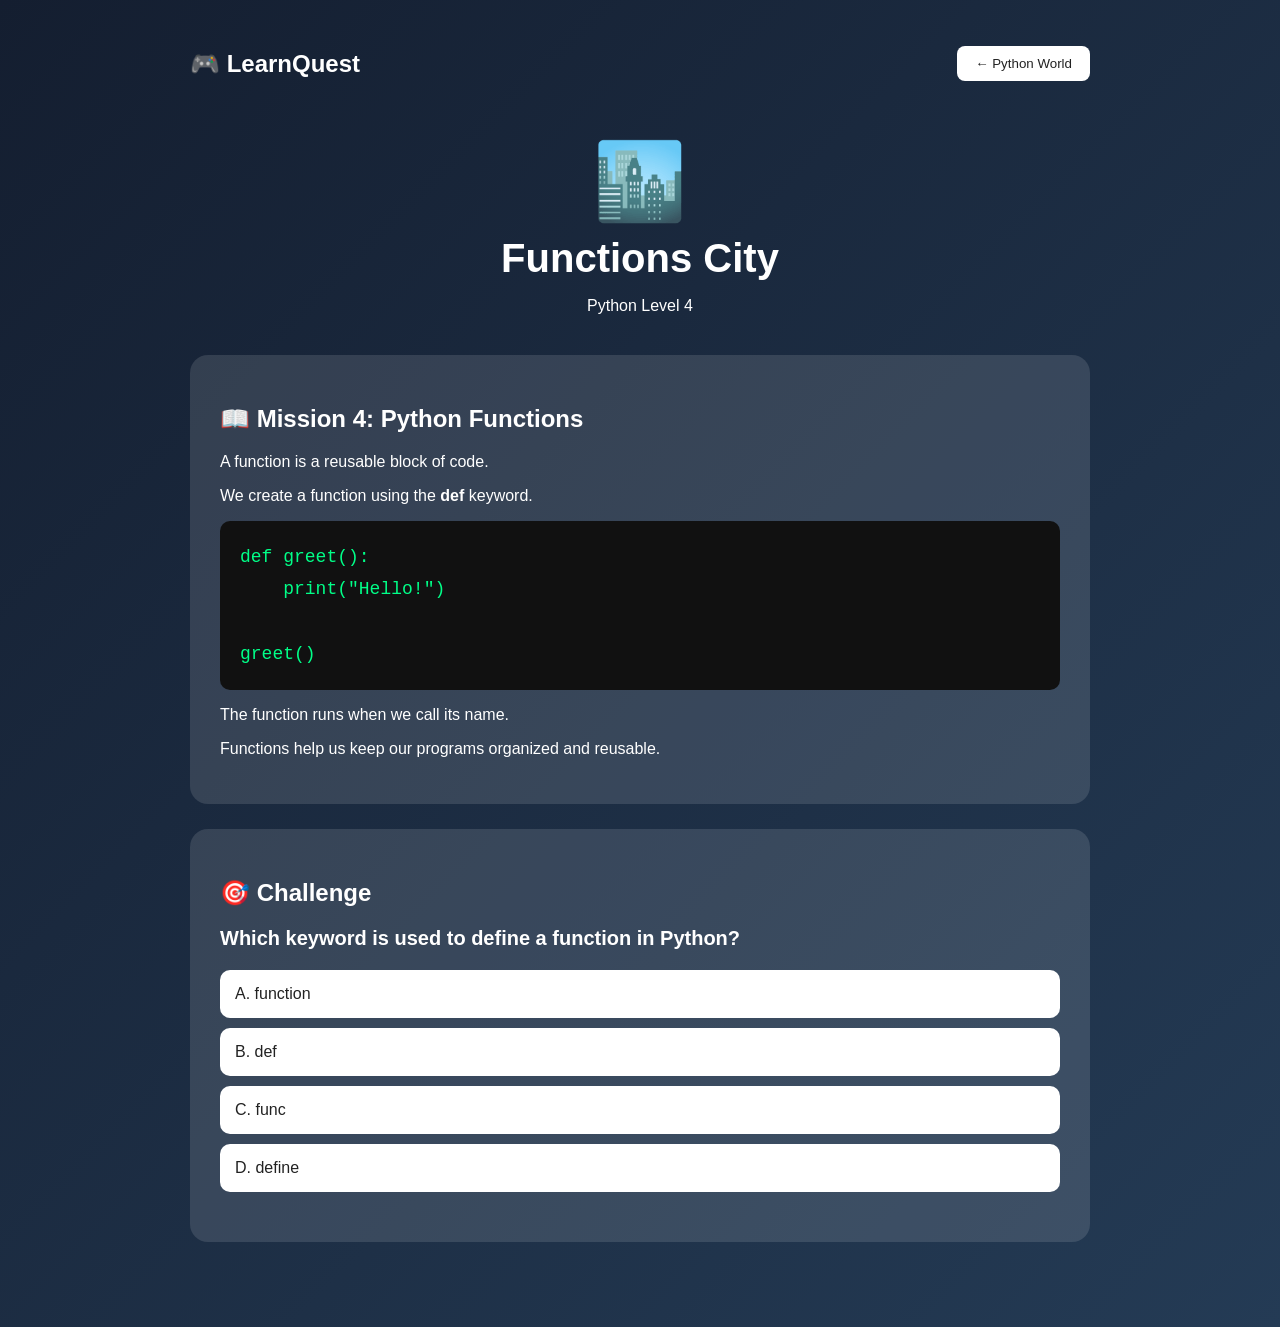
<file: frontend/level4.html>
<!DOCTYPE html>
<html lang="en">

<head>
    <meta charset="UTF-8">
    <meta name="viewport" content="width=device-width, initial-scale=1.0">

    <title>LearnQuest - Functions City</title>

    <style>

        body {
            margin: 0;
            font-family: Arial, sans-serif;
            color: white;
            min-height: 100vh;
            background: linear-gradient(135deg, #141e30, #243b55);
        }

        .container {
            width: 90%;
            max-width: 900px;
            margin: auto;
            padding: 30px 0 60px;
        }

        .top {
            display: flex;
            justify-content: space-between;
            align-items: center;
        }

        .back {
            border: none;
            padding: 10px 18px;
            border-radius: 8px;
            cursor: pointer;
            background: white;
            color: #222;
        }

        .hero {
            text-align: center;
            margin: 40px 0;
        }

        .hero-icon {
            font-size: 75px;
        }

        .hero h1 {
            font-size: 40px;
            margin: 10px;
        }

        .card {
            background: rgba(255, 255, 255, 0.12);
            padding: 30px;
            border-radius: 18px;
            margin-bottom: 25px;
        }

        .code {
            background: #111;
            color: #00ff88;
            padding: 20px;
            border-radius: 10px;
            font-family: monospace;
            font-size: 18px;
            line-height: 1.8;
        }

        .question {
            font-size: 20px;
            font-weight: bold;
        }

        .option {
            display: block;
            width: 100%;
            padding: 15px;
            margin: 10px 0;
            border: none;
            border-radius: 10px;
            cursor: pointer;
            background: white;
            color: #222;
            text-align: left;
            font-size: 16px;
        }

        .option:hover {
            background: #eeeeee;
        }

        .result {
            margin-top: 20px;
            font-size: 18px;
            font-weight: bold;
        }

        .complete {
            display: none;
            margin: 20px auto 0;
            padding: 14px 25px;
            border: none;
            border-radius: 10px;
            background: #00c853;
            color: white;
            font-size: 17px;
            cursor: pointer;
        }

        .reward {
            text-align: center;
            color: #00ff88;
            font-size: 18px;
            font-weight: bold;
            margin-top: 20px;
        }

    </style>

</head>


<body>

<div class="container">


    <div class="top">

        <h2>🎮 LearnQuest</h2>

        <button
            class="back"
            onclick="goBack()">

            ← Python World

        </button>

    </div>


    <div class="hero">

        <div class="hero-icon">
            🏙️
        </div>

        <h1>
            Functions City
        </h1>

        <p>
            Python Level 4
        </p>

    </div>


    <!-- LESSON -->

    <div class="card">

        <h2>
            📖 Mission 4: Python Functions
        </h2>

        <p>
            A function is a reusable block of code.
        </p>

        <p>
            We create a function using the
            <b>def</b> keyword.
        </p>

        <div class="code">

            def greet():<br>
            &nbsp;&nbsp;&nbsp;&nbsp;print("Hello!")<br><br>

            greet()

        </div>

        <p>
            The function runs when we call its name.
        </p>

        <p>
            Functions help us keep our programs
            organized and reusable.
        </p>

    </div>


    <!-- QUIZ -->

    <div class="card">

        <h2>
            🎯 Challenge
        </h2>

        <p class="question">
            Which keyword is used to define a function
            in Python?
        </p>


        <button
            class="option"
            onclick="checkAnswer(this, false)">

            A. function

        </button>


        <button
            class="option"
            onclick="checkAnswer(this, true)">

            B. def

        </button>


        <button
            class="option"
            onclick="checkAnswer(this, false)">

            C. func

        </button>


        <button
            class="option"
            onclick="checkAnswer(this, false)">

            D. define

        </button>


        <div
            id="result"
            class="result">
        </div>


        <button
            id="completeButton"
            class="complete"
            onclick="completeLevel()">

            🎉 Complete Level

        </button>

    </div>


    <div
        id="reward"
        class="reward">
    </div>


</div>


<script>

let answered = false;


function checkAnswer(button, correct) {

    if (answered) {
        return;
    }

    const result =
        document.getElementById("result");


    if (correct) {

        answered = true;

        result.textContent =
            "🎉 Correct! Now complete the level.";

        result.style.color =
            "#00ff88";

        button.style.background =
            "#00c853";

        button.style.color =
            "white";

        document.getElementById(
            "completeButton"
        ).style.display = "block";

    }

    else {

        result.textContent =
            "❌ Incorrect. Try again!";

        result.style.color =
            "#ff5252";

        button.style.background =
            "#ff4757";

        button.style.color =
            "white";

    }

}


async function completeLevel() {

    const button =
        document.getElementById(
            "completeButton"
        );

    const reward =
        document.getElementById("reward");


    button.disabled = true;

    button.textContent =
        "Saving progress...";


    try {

        const response = await fetch(
            "https://learnquest-h5hb.onrender.com/complete-level",
            {
                method: "POST",

                headers: {
                    "Content-Type": "application/json"
                },

                credentials: "include",

                body: JSON.stringify({
                    level: 4,
                    subject: "Python"
                })
            }
        );


        const data =
            await response.json();


        if (response.ok) {

            reward.innerHTML =
                "🎉 Level 4 Completed!<br><br>" +
                "⭐ +" + data.reward.xp + " XP<br>" +
                "🪙 +" + data.reward.coins + " Coins<br><br>" +
                "🚀 Level 5 is now unlocked!";


            button.textContent =
                "🏰 Go to Python World";


            button.disabled = false;


            button.onclick = function() {

                window.location.href =
                    "world.html";

            };

        }

        else {

            reward.textContent =
                "❌ " + data.message;

            reward.style.color =
                "#ff5252";

            button.disabled = false;

            button.textContent =
                "🎉 Complete Level";

        }

    }

    catch (error) {

        console.error(error);

        reward.textContent =
            "❌ Cannot connect to LearnQuest server.";

        reward.style.color =
            "#ff5252";

        button.disabled = false;

        button.textContent =
            "🎉 Complete Level";

    }

}


function goBack() {

    window.location.href =
        "world.html";

}

</script>

</body>

</html>
</file>
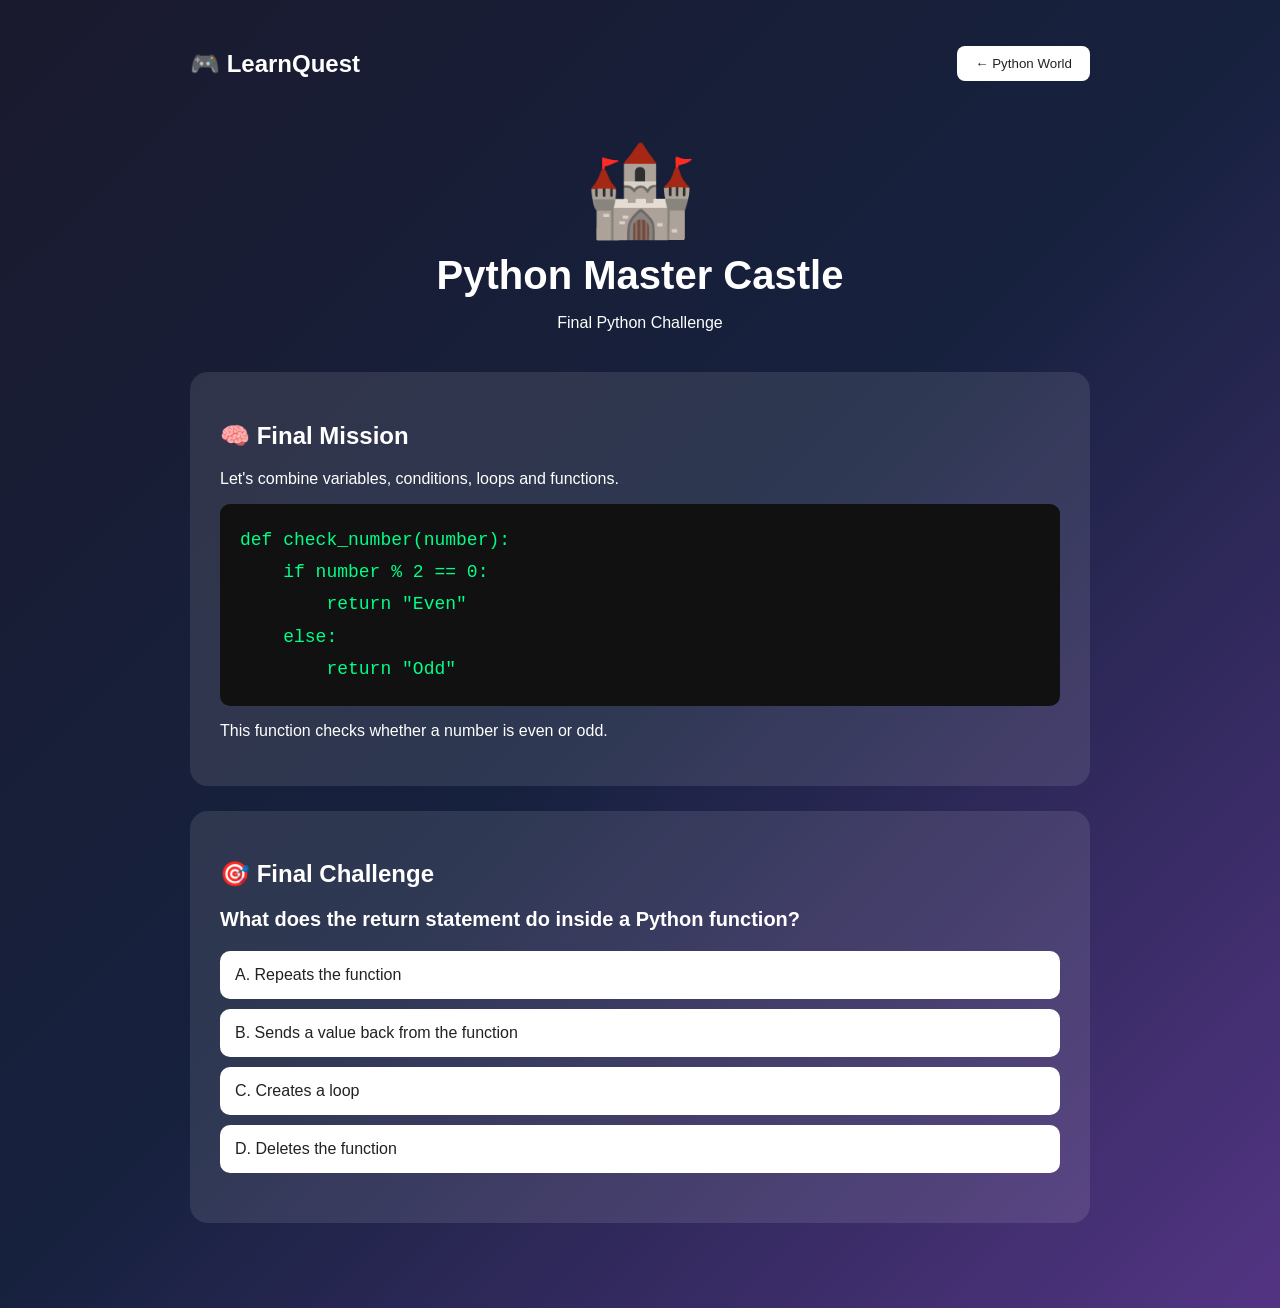
<file: frontend/level5.html>
<!DOCTYPE html>
<html lang="en">

<head>
    <meta charset="UTF-8">
    <meta name="viewport" content="width=device-width, initial-scale=1.0">

    <title>LearnQuest - Python Master Castle</title>

    <style>

        body {
            margin: 0;
            font-family: Arial, sans-serif;
            color: white;
            min-height: 100vh;
            background: linear-gradient(135deg, #1a1a2e, #16213e, #533483);
        }

        .container {
            width: 90%;
            max-width: 900px;
            margin: auto;
            padding: 30px 0 60px;
        }

        .top {
            display: flex;
            justify-content: space-between;
            align-items: center;
        }

        .back {
            border: none;
            padding: 10px 18px;
            border-radius: 8px;
            cursor: pointer;
            background: white;
            color: #222;
        }

        .hero {
            text-align: center;
            margin: 40px 0;
        }

        .castle {
            font-size: 90px;
        }

        .hero h1 {
            font-size: 40px;
            margin: 10px;
        }

        .card {
            background: rgba(255,255,255,0.1);
            padding: 30px;
            border-radius: 18px;
            margin-bottom: 25px;
        }

        .code {
            background: #111;
            color: #00ff88;
            padding: 20px;
            border-radius: 10px;
            font-family: monospace;
            font-size: 18px;
            line-height: 1.8;
        }

        .question {
            font-size: 20px;
            font-weight: bold;
        }

        .option {
            display: block;
            width: 100%;
            padding: 15px;
            margin: 10px 0;
            border: none;
            border-radius: 10px;
            cursor: pointer;
            background: white;
            color: #222;
            text-align: left;
            font-size: 16px;
        }

        .result {
            margin-top: 20px;
            font-size: 18px;
            font-weight: bold;
        }

        .complete {
            display: none;
            margin: 20px auto 0;
            padding: 14px 25px;
            border: none;
            border-radius: 10px;
            background: #ffd600;
            color: #222;
            font-size: 17px;
            font-weight: bold;
            cursor: pointer;
        }

        .reward {
            text-align: center;
            color: #00ff88;
            font-size: 20px;
            font-weight: bold;
            margin-top: 25px;
        }

    </style>

</head>


<body>

<div class="container">

    <div class="top">

        <h2>🎮 LearnQuest</h2>

        <button
            class="back"
            onclick="goBack()">

            ← Python World

        </button>

    </div>


    <div class="hero">

        <div class="castle">
            🏰
        </div>

        <h1>
            Python Master Castle
        </h1>

        <p>
            Final Python Challenge
        </p>

    </div>


    <div class="card">

        <h2>
            🧠 Final Mission
        </h2>

        <p>
            Let's combine variables, conditions,
            loops and functions.
        </p>

        <div class="code">

            def check_number(number):<br>
            &nbsp;&nbsp;&nbsp;&nbsp;if number % 2 == 0:<br>
            &nbsp;&nbsp;&nbsp;&nbsp;&nbsp;&nbsp;&nbsp;&nbsp;return "Even"<br>
            &nbsp;&nbsp;&nbsp;&nbsp;else:<br>
            &nbsp;&nbsp;&nbsp;&nbsp;&nbsp;&nbsp;&nbsp;&nbsp;return "Odd"

        </div>

        <p>
            This function checks whether a number is
            even or odd.
        </p>

    </div>


    <div class="card">

        <h2>
            🎯 Final Challenge
        </h2>

        <p class="question">
            What does the <b>return</b> statement do
            inside a Python function?
        </p>


        <button
            class="option"
            onclick="checkAnswer(this, false)">

            A. Repeats the function

        </button>


        <button
            class="option"
            onclick="checkAnswer(this, true)">

            B. Sends a value back from the function

        </button>


        <button
            class="option"
            onclick="checkAnswer(this, false)">

            C. Creates a loop

        </button>


        <button
            class="option"
            onclick="checkAnswer(this, false)">

            D. Deletes the function

        </button>


        <div
            id="result"
            class="result">
        </div>


        <button
            id="completeButton"
            class="complete"
            onclick="completeLevel()">

            🏆 Complete Python Journey

        </button>

    </div>


    <div
        id="reward"
        class="reward">
    </div>

</div>


<script>

let answered = false;


function checkAnswer(button, correct) {

    if (answered) {
        return;
    }

    const result =
        document.getElementById("result");


    if (correct) {

        answered = true;

        result.textContent =
            "🎉 Correct! You have mastered the challenge.";

        result.style.color =
            "#00ff88";

        button.style.background =
            "#00c853";

        button.style.color =
            "white";

        document.getElementById(
            "completeButton"
        ).style.display = "block";

    }

    else {

        result.textContent =
            "❌ Not quite. Try again!";

        result.style.color =
            "#ff5252";

        button.style.background =
            "#ff4757";

        button.style.color =
            "white";

    }

}


async function completeLevel() {

    const button =
        document.getElementById(
            "completeButton"
        );

    const reward =
        document.getElementById("reward");


    button.disabled = true;

    button.textContent =
        "Saving your achievement...";


    try {

        const response = await fetch(
            "https://learnquest-h5hb.onrender.com/complete-level",
            {
                method: "POST",

                headers: {
                    "Content-Type": "application/json"
                },

                credentials: "include",

                body: JSON.stringify({
                    level: 5,
                    subject: "Python"
                })
            }
        );


        const data =
            await response.json();


        if (response.ok) {

            reward.innerHTML =
                "🏆 PYTHON MASTER! 🏆<br><br>" +
                "⭐ +" + data.reward.xp + " XP<br>" +
                "🪙 +" + data.reward.coins + " Coins<br><br>" +
                "🎉 Python World Completed!";


            button.textContent =
                "🗺️ View Python World";


            button.disabled = false;


            button.onclick = function() {

                window.location.href =
                    "world.html";

            };

        }

        else {

            reward.textContent =
                "❌ " + data.message;

            reward.style.color =
                "#ff5252";

            button.disabled = false;

            button.textContent =
                "🏆 Complete Python Journey";

        }

    }

    catch (error) {

        console.error(error);

        reward.textContent =
            "❌ Cannot connect to LearnQuest server.";

        reward.style.color =
            "#ff5252";

        button.disabled = false;

        button.textContent =
            "🏆 Complete Python Journey";

    }

}


function goBack() {

    window.location.href =
        "world.html";

}

</script>

</body>

</html>
</file>
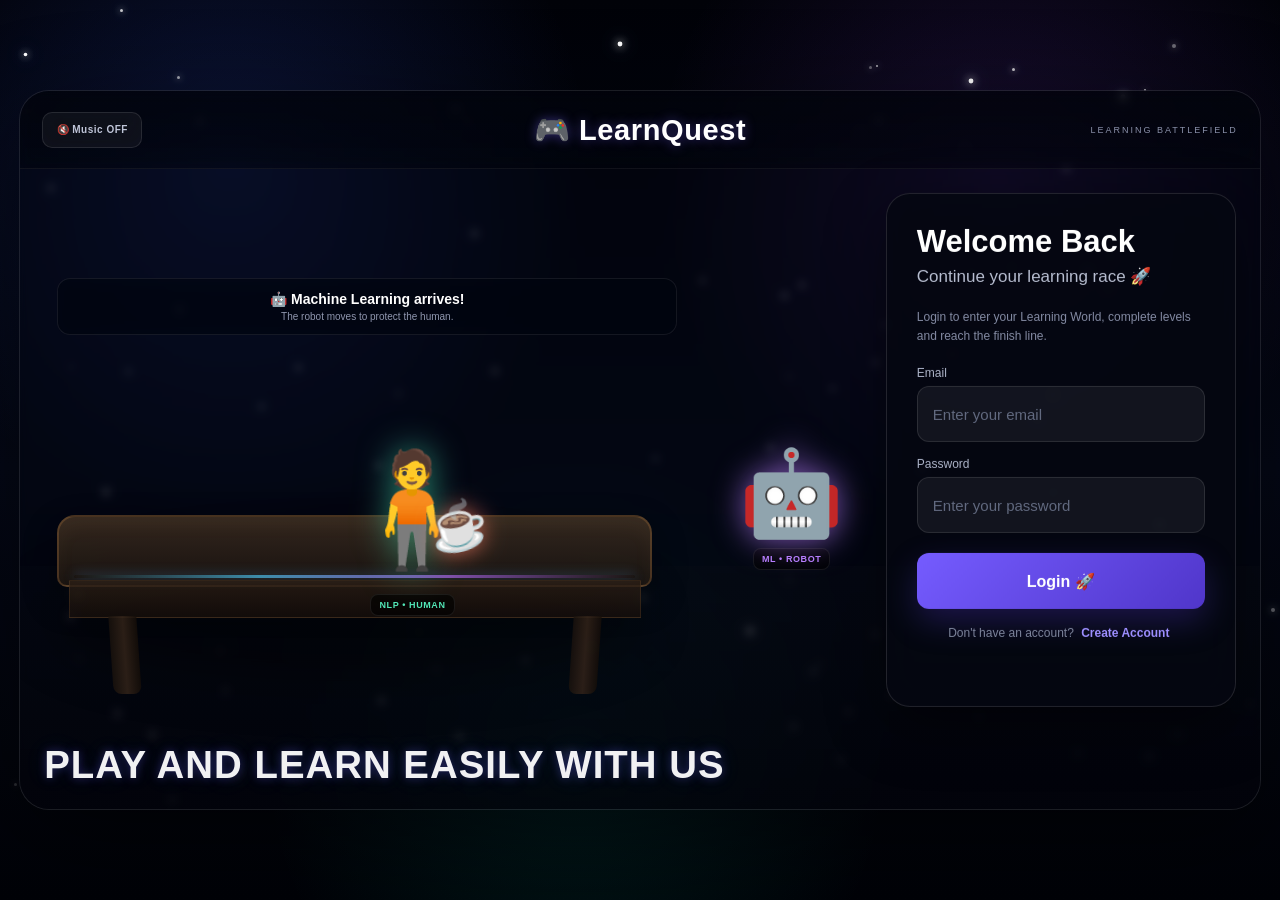
<file: frontend/login.html>
<!DOCTYPE html>
<html lang="en">

<head>

    <meta charset="UTF-8">

    <meta
        name="viewport"
        content="width=device-width, initial-scale=1.0"
    >

    <title>LearnQuest-Login</title>


    <style>

        * {
            box-sizing: border-box;
            margin: 0;
            padding: 0;
        }


        html,
        body {

            width: 100%;
            min-height: 100%;

        }


        body {

            min-height: 100vh;

            font-family:
                Arial,
                Helvetica,
                sans-serif;

            background:
                #02040a;

            color:
                #ffffff;

            overflow:
                hidden;

        }


        /* =====================================================
           OUTER BACKGROUND
           ===================================================== */

        .page-background {

            position:
                fixed;

            inset:
                0;

            overflow:
                hidden;

            background:

                radial-gradient(
                    circle at 18% 18%,
                    rgba(
                        55,
                        95,
                        255,
                        0.18
                    ),
                    transparent 28%
                ),

                radial-gradient(
                    circle at 78% 20%,
                    rgba(
                        150,
                        70,
                        255,
                        0.15
                    ),
                    transparent 28%
                ),

                radial-gradient(
                    circle at 45% 85%,
                    rgba(
                        0,
                        220,
                        180,
                        0.10
                    ),
                    transparent 30%
                ),

                linear-gradient(
                    180deg,
                    #010208 0%,
                    #040816 52%,
                    #010207 100%
                );

            z-index:
                0;

        }


        /* =====================================================
           STAR FIELD
           ===================================================== */

        .stars {

            position:
                absolute;

            inset:
                0;

        }


        .star {

            position:
                absolute;

            width:
                3px;

            height:
                3px;

            border-radius:
                50%;

            background:
                #ffffff;

            box-shadow:
                0 0 6px #ffffff,
                0 0 15px
                rgba(
                    120,
                    175,
                    255,
                    0.9
                );

            opacity:
                0.18;

            animation:
                starTwinkle
                var(--star-speed)
                ease-in-out
                infinite;

            animation-delay:
                var(--star-delay);

        }


        .star.small {

            width:
                2px;

            height:
                2px;

        }


        .star.big {

            width:
                4px;

            height:
                4px;

            box-shadow:
                0 0 7px #ffffff,
                0 0 18px
                rgba(
                    150,
                    190,
                    255,
                    1
                );

        }


        .star.stay-bright {

            animation:
                starBecomeBright
                var(--bright-speed)
                ease-in
                forwards;

        }


        @keyframes starTwinkle {

            0%,
            100% {

                opacity:
                    0.15;

                transform:
                    scale(
                        0.7
                    );

            }

            50% {

                opacity:
                    0.95;

                transform:
                    scale(
                        1.4
                    );

            }

        }


        @keyframes starBecomeBright {

            0% {

                opacity:
                    0.08;

                transform:
                    scale(
                        0.7
                    );

            }

            45% {

                opacity:
                    0.5;

                transform:
                    scale(
                        1
                    );

            }

            72% {

                opacity:
                    1;

                transform:
                    scale(
                        1.65
                    );

            }

            100% {

                opacity:
                    1;

                transform:
                    scale(
                        1.2
                    );

            }

        }


        /* =====================================================
           FLOATING TECH SYMBOLS
           ===================================================== */

        .floating-code {

            position:
                absolute;

            inset:
                0;

            pointer-events:
                none;

        }


        .code {

            position:
                absolute;

            font-family:
                Consolas,
                "Courier New",
                monospace;

            font-weight:
                800;

            font-size:
                var(--code-size);

            color:
                var(--code-color);

            opacity:
                0.18;

            text-shadow:
                0 0 8px currentColor,
                0 0 17px currentColor;

            animation:
                codeFloat
                var(--code-speed)
                linear
                infinite;

            animation-delay:
                var(--code-delay);

            white-space:
                nowrap;

        }


        @keyframes codeFloat {

            0% {

                transform:
                    translateY(
                        110vh
                    )
                    translateX(0)
                    rotate(
                        -5deg
                    );

                opacity:
                    0;

            }

            12% {

                opacity:
                    0.18;

            }

            50% {

                transform:
                    translateY(
                        45vh
                    )
                    translateX(
                        30px
                    )
                    rotate(
                        4deg
                    );

            }

            90% {

                opacity:
                    0.14;

            }

            100% {

                transform:
                    translateY(
                        -20vh
                    )
                    translateX(
                        -25px
                    )
                    rotate(
                        8deg
                    );

                opacity:
                    0;

            }

        }


        /* =====================================================
           PAGE
           ===================================================== */

        .page {

            position:
                relative;

            z-index:
                3;

            min-height:
                100vh;

            width:
                100%;

            display:
                flex;

            align-items:
                center;

            justify-content:
                center;

            padding:
                18px;

        }


        /* =====================================================
           MAIN GAME BOARD
           ===================================================== */

        .game-board {

            position:
                relative;

            width:
                min(
                    1280px,
                    97vw
                );

            height:
                min(
                    720px,
                    94vh
                );

            min-height:
                600px;

            overflow:
                hidden;

            border-radius:
                30px;

            background:
                rgba(
                    3,
                    6,
                    15,
                    0.42
                );

            border:
                1px solid
                rgba(
                    255,
                    255,
                    255,
                    0.10
                );

            box-shadow:
                0 30px 100px
                rgba(
                    0,
                    0,
                    0,
                    0.48
                );

            backdrop-filter:
                blur(
                    4px
                );

        }


        /* =====================================================
           CENTER TOP LEARNQUEST
           ===================================================== */

        .topbar {

            position:
                absolute;

            top:
                0;

            left:
                0;

            right:
                0;

            height:
                78px;

            display:
                flex;

            align-items:
                center;

            justify-content:
                center;

            background:
                linear-gradient(
                    180deg,
                    rgba(
                        2,
                        4,
                        11,
                        0.58
                    ),
                    rgba(
                        2,
                        4,
                        11,
                        0.25
                    )
                );

            border-bottom:
                1px solid
                rgba(
                    255,
                    255,
                    255,
                    0.06
                );

            backdrop-filter:
                blur(
                    8px
                );

            z-index:
                50;

        }


        .logo {

            font-size:
                29px;

            font-weight:
                900;

            letter-spacing:
                0.6px;

            text-shadow:
                0 0 12px
                rgba(
                    125,
                    106,
                    255,
                    0.42
                );

        }


        .top-tag {

            position:
                absolute;

            right:
                22px;

            font-size:
                9px;

            letter-spacing:
                2px;

            color:
                #8a91aa;

        }


        /* =====================================================
           SCENE
           ===================================================== */

        .scene {

            position:
                absolute;

            left:
                0;

            top:
                78px;

            right:
                0;

            bottom:
                0;

            overflow:
                hidden;

            background:
                transparent;

        }


        /* =====================================================
           FLOOR
           ===================================================== */

        .floor {

            position:
                absolute;

            left:
                0;

            right:
                0;

            bottom:
                0;

            height:
                38%;

            background:
                linear-gradient(
                    180deg,
                    rgba(
                        8,
                        11,
                        20,
                        0.45
                    ),
                    rgba(
                        2,
                        3,
                        10,
                        0.62
                    )
                );

        }


        /* =====================================================
           TABLE SHADOW
           ===================================================== */

        .table-shadow {

            position:
                absolute;

            left:
                2%;

            right:
                auto;

            top:
                60%;

            width:
                48%;

            height:
                130px;

            background:
                rgba(
                    0,
                    0,
                    0,
                    0.38
                );

            filter:
                blur(
                    25px
                );

            border-radius:
                50%;

            z-index:
                2;

        }


        /* =====================================================
           TABLE
           MOVED TO LEFT HALF
           ===================================================== */

        .table {

            position:
                absolute;

            left:
                3%;

            right:
                auto;

            width:
                48%;

            top:
                54%;

            height:
                145px;

            z-index:
                5;

        }


        .table-top {

            position:
                absolute;

            left:
                0;

            right:
                0;

            top:
                0;

            height:
                72px;

            border-radius:
                18px 18px 10px 10px;

            background:
                linear-gradient(
                    180deg,
                    rgba(
                        65,
                        49,
                        34,
                        0.78
                    ),
                    rgba(
                        33,
                        24,
                        17,
                        0.72
                    )
                );

            border:
                2px solid
                rgba(
                    179,
                    124,
                    67,
                    0.30
                );

            box-shadow:
                inset
                0 8px 20px
                rgba(
                    255,
                    210,
                    130,
                    0.04
                ),
                0 14px 35px
                rgba(
                    0,
                    0,
                    0,
                    0.30
                );

        }


        .table-top::after {

            content:
                "";

            position:
                absolute;

            left:
                15px;

            right:
                15px;

            bottom:
                7px;

            height:
                3px;

            border-radius:
                20px;

            background:
                linear-gradient(
                    90deg,
                    transparent,
                    rgba(
                        80,
                        205,
                        255,
                        0.65
                    ),
                    rgba(
                        180,
                        110,
                        255,
                        0.65
                    ),
                    transparent
                );

            box-shadow:
                0 0 12px
                rgba(
                    100,
                    170,
                    255,
                    0.45
                );

        }


        .table-front {

            position:
                absolute;

            left:
                2%;

            right:
                2%;

            top:
                65px;

            height:
                38px;

            background:
                linear-gradient(
                    180deg,
                    rgba(
                        43,
                        30,
                        21,
                        0.82
                    ),
                    rgba(
                        23,
                        15,
                        11,
                        0.78
                    )
                );

            border:
                1px solid
                rgba(
                    163,
                    112,
                    65,
                    0.18
                );

        }


        .table-leg {

            position:
                absolute;

            top:
                101px;

            width:
                28px;

            height:
                78px;

            background:
                linear-gradient(
                    90deg,
                    rgba(
                        25,
                        18,
                        13,
                        0.82
                    ),
                    rgba(
                        50,
                        35,
                        25,
                        0.85
                    ),
                    rgba(
                        21,
                        14,
                        9,
                        0.82
                    )
                );

            border-radius:
                0 0 8px 8px;

        }


        .table-leg.left {

            left:
                9%;

            transform:
                skewX(
                    4deg
                );

        }


        .table-leg.right {

            right:
                9%;

            transform:
                skewX(
                    -4deg
                );

        }


        /* =====================================================
           STORY MESSAGE
           ===================================================== */

        .story-message {

            position:
                absolute;

            top:
                17%;

            left:
                28%;

            transform:
                translateX(
                    -50%
                );

            width:
                52%;

            min-width:
                270px;

            max-width:
                620px;

            padding:
                12px
                18px;

            border-radius:
                13px;

            background:
                rgba(
                    2,
                    6,
                    15,
                    0.48
                );

            border:
                1px solid
                rgba(
                    255,
                    255,
                    255,
                    0.08
                );

            backdrop-filter:
                blur(
                    8px
                );

            text-align:
                center;

            z-index:
                35;

        }


        .story-main {

            font-size:
                14px;

            font-weight:
                800;

        }


        .story-sub {

            margin-top:
                4px;

            color:
                #9098b0;

            font-size:
                10px;

        }


        /* =====================================================
           CHARACTERS
           ===================================================== */

        .character {

            position:
                absolute;

            display:
                flex;

            flex-direction:
                column;

            align-items:
                center;

            justify-content:
                center;

            user-select:
                none;

        }


        .character-label {

            margin-top:
                5px;

            padding:
                5px
                8px;

            border-radius:
                8px;

            background:
                rgba(
                    0,
                    0,
                    0,
                    0.62
                );

            border:
                1px solid
                rgba(
                    255,
                    255,
                    255,
                    0.08
                );

            font-size:
                9px;

            font-weight:
                900;

            letter-spacing:
                0.6px;

        }


        /* =====================================================
           HUMAN / NLP
           ===================================================== */

        .human {

            left:
                26%;

            top:
                43%;

            z-index:
                20;

            color:
                #53e7b8;

            animation:
                humanStory
                12s
                ease-in-out
                infinite;

        }


        .human-figure {

            position:
                relative;

            width:
                140px;

            height:
                145px;

        }


        .human-icon {

            position:
                absolute;

            left:
                0;

            top:
                0;

            font-size:
                112px;

            filter:
                drop-shadow(
                    0 0 17px
                    rgba(
                        74,
                        236,
                        188,
                        0.55
                    )
                );

        }


        /* Java cup held by Human */

        .human-cup {

            position:
                absolute;

            left:
                87px;

            top:
                54px;

            font-size:
                47px;

            z-index:
                4;

            transform:
                rotate(
                    -12deg
                );

            filter:
                drop-shadow(
                    0 0 11px
                    rgba(
                        255,
                        124,
                        100,
                        0.75
                    )
                );

        }


        .human .character-label {

            color:
                #53e7b8;

        }


        @keyframes humanStory {

            0%,
            20% {

                transform:
                    translateY(
                        0
                    );

            }

            24% {

                transform:
                    translateY(
                        8px
                    )
                    rotate(
                        -7deg
                    );

            }

            27% {

                transform:
                    translateY(
                        13px
                    )
                    rotate(
                        7deg
                    );

            }

            32% {

                transform:
                    translateY(
                        0
                    )
                    rotate(
                        0
                    );

            }

            66% {

                transform:
                    translateY(
                        0
                    );

            }

            71% {

                transform:
                    translateY(
                        -8px
                    );

            }

            76% {

                transform:
                    translateY(
                        0
                    );

            }

            100% {

                transform:
                    translateY(
                        0
                    );

            }

        }


        /* =====================================================
           ROBOT / MACHINE LEARNING
           ===================================================== */

        .robot {

            left:
                58%;

            top:
                43%;

            z-index:
                18;

            color:
                #b77fff;

            animation:
                robotStory
                12s
                ease-in-out
                infinite;

        }


        .robot .character-icon {

            font-size:
                84px;

            filter:
                drop-shadow(
                    0 0 16px
                    rgba(
                        184,
                        122,
                        255,
                        0.7
                    )
                );

        }


        .robot .character-label {

            color:
                #b77fff;

        }


        /* =====================================================
           ROBOT DEAD STATE
           ===================================================== */

        .robot::after {

            content:
                "💀";

            position:
                absolute;

            left:
                50px;

            top:
                63px;

            font-size:
                27px;

            opacity:
                0;

            animation:
                robotDeadSkull
                12s
                ease-in-out
                infinite;

        }


        @keyframes robotStory {

            0%,
            34% {

                opacity:
                    0;

                transform:
                    translateX(
                        80px
                    );

            }

            39% {

                opacity:
                    1;

                transform:
                    translateX(
                        0
                    );

            }

            55% {

                opacity:
                    1;

                transform:
                    translateX(
                        0
                    );

            }

            63% {

                opacity:
                    1;

                transform:
                    translateX(
                        -175px
                    );

            }

            72% {

                opacity:
                    1;

                transform:
                    translateX(
                        -195px
                    );

            }

            80% {

                opacity:
                    1;

                transform:
                    translateX(
                        -195px
                    )
                    translateY(
                        15px
                    )
                    rotate(
                        10deg
                    );

            }

            86% {

                opacity:
                    0.55;

                transform:
                    translateX(
                        -195px
                    )
                    translateY(
                        28px
                    )
                    rotate(
                        78deg
                    )
                    scale(
                        0.84
                    );

            }

            93%,
            100% {

                opacity:
                    0.25;

                transform:
                    translateX(
                        -195px
                    )
                    translateY(
                        32px
                    )
                    rotate(
                        90deg
                    )
                    scale(
                        0.78
                    );

            }

        }


        @keyframes robotDeadSkull {

            0%,
            84% {

                opacity:
                    0;

                transform:
                    scale(
                        0.4
                    );

            }

            88% {

                opacity:
                    1;

                transform:
                    scale(
                        1.15
                    );

            }

            94%,
            100% {

                opacity:
                    1;

                transform:
                    scale(
                        1
                    );

            }

        }


        /* =====================================================
           PYTHON SNAKE
           ===================================================== */

        .snake {

            left:
                -13%;

            top:
                48%;

            z-index:
                25;

            color:
                #51caff;

            animation:
                snakeBattle
                12s
                linear
                infinite;

        }


        .snake .character-icon {

            font-size:
                86px;

            transform:
                scaleX(
                    -1
                );

            filter:
                drop-shadow(
                    0 0 15px
                    rgba(
                        70,
                        200,
                        255,
                        0.75
                    )
                );

        }


        .snake .character-label {

            color:
                #51caff;

        }


        @keyframes snakeBattle {

            0% {

                left:
                    -13%;

                top:
                    48%;

                opacity:
                    1;

                transform:
                    rotate(
                        0deg
                    );

            }

            15% {

                left:
                    7%;

                top:
                    48%;

            }

            23% {

                left:
                    19%;

                top:
                    48%;

            }

            28% {

                left:
                    27%;

                top:
                    48%;

                transform:
                    rotate(
                        -5deg
                    );

            }

            31% {

                left:
                    29%;

                top:
                    48%;

                transform:
                    rotate(
                        4deg
                    );

            }

            35% {

                left:
                    36%;

                top:
                    48%;

            }

            43% {

                left:
                    47%;

                top:
                    48%;

            }

            50% {

                left:
                    58%;

                top:
                    48%;

            }

            55% {

                left:
                    65%;

                top:
                    49%;

                transform:
                    rotate(
                        -8deg
                    );

            }

            60% {

                left:
                    67%;

                top:
                    51%;

                transform:
                    rotate(
                        20deg
                    );

            }

            66% {

                left:
                    66%;

                top:
                    65%;

                transform:
                    rotate(
                        78deg
                    )
                    scale(
                        0.9
                    );

                opacity:
                    0.78;

            }

            73% {

                left:
                    65%;

                top:
                    69%;

                transform:
                    rotate(
                        112deg
                    )
                    scale(
                        0.70
                    );

                opacity:
                    0.30;

            }

            80%,
            100% {

                left:
                    64%;

                top:
                    70%;

                transform:
                    rotate(
                        120deg
                    )
                    scale(
                        0.65
                    );

                opacity:
                    0;

            }

        }


        /* =====================================================
           BITE EFFECT
           ===================================================== */

        .bite {

            position:
                absolute;

            z-index:
                32;

            font-size:
                29px;

            opacity:
                0;

            animation:
                biteEffect
                12s
                ease-in-out
                infinite;

        }


        .human-bite {

            left:
                27%;

            top:
                44%;

        }


        .robot-bite {

            left:
                63%;

            top:
                45%;

        }


        @keyframes biteEffect {

            0%,
            22% {

                opacity:
                    0;

                transform:
                    scale(
                        0.4
                    );

            }

            24% {

                opacity:
                    1;

                transform:
                    scale(
                        1.45
                    );

            }

            28% {

                opacity:
                    0;

                transform:
                    scale(
                        1
                    );

            }

            57% {

                opacity:
                    0;

            }

            59% {

                opacity:
                    1;

                transform:
                    scale(
                        1.4
                    )
                    rotate(
                        12deg
                    );

            }

            64% {

                opacity:
                    0;

                transform:
                    scale(
                        1
                    );

            }

            100% {

                opacity:
                    0;

            }

        }


        /* =====================================================
           REVIVE
           ===================================================== */

        .revive {

            position:
                absolute;

            left:
                38%;

            top:
                41%;

            z-index:
                31;

            text-align:
                center;

            opacity:
                0;

            animation:
                reviveEffect
                12s
                ease-in-out
                infinite;

        }


        .revive-effect {

            font-size:
                44px;

            filter:
                drop-shadow(
                    0 0 15px
                    rgba(
                        40,
                        255,
                        175,
                        0.85
                    )
                );

            animation:
                revivePulse
                0.9s
                ease-in-out
                infinite;

        }


        .revive-text {

            margin-top:
                3px;

            font-size:
                10px;

            font-weight:
                900;

            letter-spacing:
                2px;

            color:
                #5af0bc;

        }


        @keyframes reviveEffect {

            0%,
            67% {

                opacity:
                    0;

                transform:
                    scale(
                        0.3
                    );

            }

            71% {

                opacity:
                    1;

                transform:
                    scale(
                        1.25
                    );

            }

            78% {

                opacity:
                    1;

                transform:
                    scale(
                        1
                    );

            }

            84%,
            100% {

                opacity:
                    0;

            }

        }


        @keyframes revivePulse {

            0%,
            100% {

                transform:
                    scale(
                        1
                    );

            }

            50% {

                transform:
                    scale(
                        1.18
                    );

            }

        }


        /* =====================================================
           BATTERY
           ===================================================== */

        .battery {

            position:
                absolute;

            left:
                66%;

            top:
                58%;

            z-index:
                35;

            font-size:
                31px;

            opacity:
                0;

            animation:
                batteryStory
                12s
                ease-in-out
                infinite;

        }


        @keyframes batteryStory {

            0%,
            76% {

                opacity:
                    0;

                transform:
                    translate(
                        0,
                        0
                    );

            }

            79% {

                opacity:
                    1;

                transform:
                    translate(
                        0,
                        0
                    );

            }

            85% {

                opacity:
                    1;

                transform:
                    translate(
                        -75px,
                        -65px
                    )
                    rotate(
                        20deg
                    );

            }

            92%,
            100% {

                opacity:
                    0;

                transform:
                    translate(
                        -125px,
                        -90px
                    )
                    rotate(
                        45deg
                    );

            }

        }


        /* =====================================================
           WIN MESSAGE
           ===================================================== */

        .win-message {

            position:
                absolute;

            left:
                50%;

            bottom:
                14%;

            transform:
                translateX(
                    -50%
                )
                scale(
                    0.82
                );

            z-index:
                40;

            padding:
                13px
                25px;

            border-radius:
                14px;

            background:
                rgba(
                    10,
                    105,
                    76,
                    0.24
                );

            border:
                1px solid
                rgba(
                    67,
                    235,
                    180,
                    0.58
                );

            color:
                #63f1c2;

            font-size:
                17px;

            font-weight:
                900;

            letter-spacing:
                2px;

            white-space:
                nowrap;

            opacity:
                0;

            animation:
                winStory
                12s
                ease-in-out
                infinite;

            box-shadow:
                0 0 25px
                rgba(
                    45,
                    220,
                    165,
                    0.12
                );

        }


        @keyframes winStory {

            0%,
            84% {

                opacity:
                    0;

                transform:
                    translateX(
                        -50%
                    )
                    scale(
                        0.82
                    );

            }

            89% {

                opacity:
                    1;

                transform:
                    translateX(
                        -50%
                    )
                    scale(
                        1.10
                    );

            }

            95%,
            100% {

                opacity:
                    1;

                transform:
                    translateX(
                        -50%
                    )
                    scale(
                        1
                    );

            }

        }


        /* =====================================================
           BOTTOM LEFT TAGLINE
           ===================================================== */

        .learning-tagline {

            position:
                absolute;

            left:
                24px;

            bottom:
                22px;

            z-index:
                44;

            font-size:
                clamp(
                    24px,
                    3vw,
                    39px
                );

            font-weight:
                900;

            letter-spacing:
                1px;

            color:
                rgba(
                    255,
                    255,
                    255,
                    0.94
                );

            text-shadow:
                0 0 10px
                rgba(
                    110,
                    95,
                    255,
                    0.35
                ),
                0 0 25px
                rgba(
                    65,
                    175,
                    255,
                    0.12
                );

            pointer-events:
                none;

        }


        .learning-tagline span {

            display:
                block;

            margin-top:
                8px;

            color:
                #8fdfca;

            font-size:
                0.45em;

            font-weight:
                800;

            letter-spacing:
                3px;

        }


        /* =====================================================
           LOGIN PANEL
           ===================================================== */

        .login-panel {

            position:
                absolute;

            right:
                24px;

            top:
                50%;

            transform:
                translateY(
                    -50%
                );

            width:
                350px;

            padding:
                30px;

            border-radius:
                24px;

            background:
                rgba(
                    5,
                    8,
                    18,
                    0.82
                );

            border:
                1px solid
                rgba(
                    255,
                    255,
                    255,
                    0.12
                );

            backdrop-filter:
                blur(
                    18px
                );

            box-shadow:
                0 20px 60px
                rgba(
                    0,
                    0,
                    0,
                    0.45
                );

            z-index:
                60;

        }


        .login-panel h1 {

            margin:
                0 0 6px;

            font-size:
                31px;

        }


        .login-panel h2 {

            margin:
                0 0 21px;

            font-size:
                17px;

            font-weight:
                500;

            color:
                #b7bdd0;

        }


        .login-description {

            margin:
                0 0 21px;

            color:
                #858ca5;

            font-size:
                12px;

            line-height:
                1.55;

        }


        /* =====================================================
           INPUTS
           ===================================================== */

        .input-group {

            margin-bottom:
                15px;

        }


        .input-group label {

            display:
                block;

            margin-bottom:
                6px;

            font-size:
                12px;

            color:
                #aeb5ca;

        }


        .input-group input {

            width:
                100%;

            height:
                56px;

            padding:
                0
                15px;

            border-radius:
                12px;

            border:
                1px solid
                rgba(
                    255,
                    255,
                    255,
                    0.11
                );

            outline:
                none;

            background:
                rgba(
                    255,
                    255,
                    255,
                    0.06
                );

            color:
                white;

            font-size:
                15px;

            transition:
                0.25s ease;

        }


        .input-group input:focus {

            border-color:
                #7562ff;

            background:
                rgba(
                    117,
                    98,
                    255,
                    0.09
                );

            box-shadow:
                0 0 0 3px
                rgba(
                    117,
                    98,
                    255,
                    0.10
                );

        }


        .input-group input::placeholder {

            color:
                #626a80;

        }


        /* =====================================================
           CREATE ACCOUNT
           ===================================================== */

        .create-account-row {

            margin-top:
                15px;

            text-align:
                center;

            font-size:
                12px;

            color:
                #7e869d;

        }


        .create-account-btn {

            border:
                none;

            background:
                transparent;

            color:
                #9d8fff;

            font-size:
                12px;

            font-weight:
                800;

            cursor:
                pointer;

            padding:
                2px 4px;

        }


        .create-account-btn:hover {

            color:
                #c0b7ff;

            text-decoration:
                underline;

        }


        /* =====================================================
           CREATE ACCOUNT MODAL
           ===================================================== */

        .register-overlay {

            position:
                fixed;

            inset:
                0;

            z-index:
                500;

            display:
                none;

            align-items:
                center;

            justify-content:
                center;

            padding:
                20px;

            background:
                rgba(0, 0, 0, 0.78);

            backdrop-filter:
                blur(8px);

        }


        .register-card {

            width:
                min(390px, 94vw);

            padding:
                28px;

            border-radius:
                22px;

            background:
                rgba(7, 10, 20, 0.97);

            border:
                1px solid
                rgba(255, 255, 255, 0.12);

            box-shadow:
                0 25px 80px
                rgba(0, 0, 0, 0.55);

        }


        .register-card h2 {

            margin:
                0 0 7px;

            font-size:
                25px;

        }


        .register-card p {

            margin:
                0 0 20px;

            color:
                #858ca3;

            font-size:
                12px;

            line-height:
                1.5;

        }


        .register-field {

            margin-bottom:
                13px;

        }


        .register-field label {

            display:
                block;

            margin-bottom:
                6px;

            color:
                #aeb5ca;

            font-size:
                12px;

        }


        .register-field input {

            width:
                100%;

            height:
                51px;

            padding:
                0 13px;

            border-radius:
                11px;

            border:
                1px solid
                rgba(255, 255, 255, 0.10);

            outline:
                none;

            background:
                rgba(255, 255, 255, 0.045);

            color:
                white;

            font-size:
                14px;

        }


        .register-field input:focus {

            border-color:
                #7562ff;

            box-shadow:
                0 0 0 3px
                rgba(117, 98, 255, 0.10);

        }


        .register-actions {

            display:
                flex;

            gap:
                10px;

            margin-top:
                17px;

        }


        .register-submit,
        .register-cancel {

            flex:
                1;

            height:
                49px;

            border-radius:
                11px;

            font-size:
                14px;

            font-weight:
                800;

            cursor:
                pointer;

        }


        .register-submit {

            border:
                none;

            background:
                linear-gradient(
                    135deg,
                    #755cff,
                    #5036ca
                );

            color:
                white;

        }


        .register-cancel {

            border:
                1px solid
                rgba(255, 255, 255, 0.10);

            background:
                rgba(255, 255, 255, 0.045);

            color:
                #bbc1d0;

        }


        .register-bottom {

            margin-top:
                15px;

            text-align:
                center;

            font-size:
                11px;

            color:
                #696f84;

        }


        .register-message {

            min-height:
                20px;

            margin-top:
                10px;

            text-align:
                center;

            font-size:
                12px;

        }


        /* =====================================================
           LOGIN BUTTON
           ===================================================== */

        .login-btn {

            width:
                100%;

            height:
                56px;

            border:
                none;

            border-radius:
                12px;

            margin-top:
                5px;

            background:
                linear-gradient(
                    135deg,
                    #755cff,
                    #5036ca
                );

            color:
                white;

            font-size:
                16px;

            font-weight:
                900;

            cursor:
                pointer;

            box-shadow:
                0 13px 32px
                rgba(
                    89,
                    65,
                    220,
                    0.28
                );

            transition:
                0.25s ease;

        }


        .login-btn:hover {

            transform:
                translateY(
                    -2px
                );

            box-shadow:
                0 17px 38px
                rgba(
                    89,
                    65,
                    220,
                    0.38
                );

        }


        .login-btn:active {

            transform:
                translateY(
                    0
                );

        }


        #message {

            min-height:
                21px;

            margin:
                13px 0 0;

            text-align:
                center;

            font-size:
                13px;

        }


        /* =====================================================
           RESPONSIVE
           ===================================================== */

        @media (
            max-width: 980px
        ) {

            body {

                overflow:
                    auto;

            }


            .page {

                align-items:
                    flex-start;

                padding:
                    12px;

            }


            .game-board {

                width:
                    100%;

                height:
                    auto;

                min-height:
                    1030px;

            }


            .scene {

                height:
                    620px;

                bottom:
                    auto;

            }


            .table {

                left:
                    4%;

                width:
                    49%;

            }


            .table-shadow {

                left:
                    3%;

                width:
                    50%;

                right:
                    auto;

            }


            .login-panel {

                top:
                    auto;

                bottom:
                    24px;

                right:
                    50%;

                transform:
                    translateX(
                        50%
                    );

                width:
                    min(
                        370px,
                        90%
                    );

            }


            .learning-tagline {

                left:
                    20px;

                bottom:
                    25px;

            }

        }


        @media (
            max-width: 600px
        ) {

            .topbar {

                height:
                    62px;

            }


            .logo {

                font-size:
                    22px;

            }


            .top-tag {

                display:
                    none;

            }


            .scene {

                top:
                    62px;

                height:
                    565px;

            }


            .story-message {

                left:
                    50%;

                width:
                    82%;

                min-width:
                    205px;

                max-width:
                    360px;

                padding:
                    10px
                    12px;

            }


            .story-main {

                font-size:
                    11px;

            }


            .story-sub {

                font-size:
                    9px;

            }


            .table {

                left:
                    4%;

                width:
                    48%;

                top:
                    55%;

                height:
                    125px;

            }


            .table-top {

                height:
                    62px;

            }


            .table-front {

                top:
                    56px;

                height:
                    32px;

            }


            .table-leg {

                top:
                    86px;

                height:
                    60px;

            }


            .human {

                left:
                    21%;

                top:
                    44%;

            }


            .human-figure {

                width:
                    105px;

                height:
                    108px;

            }


            .human-icon {

                font-size:
                    82px;

            }


            .human-cup {

                left:
                    63px;

                top:
                    37px;

                font-size:
                    34px;

            }


            .robot {

                left:
                    63%;

                top:
                    44%;

            }


            .robot .character-icon {

                font-size:
                    60px;

            }


            .snake .character-icon {

                font-size:
                    60px;

            }


            .character-label {

                font-size:
                    7px;

            }


            .learning-tagline {

                left:
                    15px;

                bottom:
                    18px;

                font-size:
                    21px;

            }


            .learning-tagline span {

                font-size:
                    0.40em;

                letter-spacing:
                    2px;

            }


            .login-panel {

                padding:
                    23px;

            }


            .login-panel h1 {

                font-size:
                    27px;

            }


            .login-panel h2 {

                font-size:
                    15px;

            }


            .login-description {

                font-size:
                    11px;

            }

        }


        @media (
            prefers-reduced-motion: reduce
        ) {

            *,
            *::before,
            *::after {

                animation-duration:
                    0.01ms
                    !important;

                animation-iteration-count:
                    1
                    !important;

            }

        }

    


        /* =====================================================
           BACKGROUND MUSIC CONTROL
           ===================================================== */

        .music-toggle {

            position:
                absolute;

            left:
                22px;

            top:
                50%;

            transform:
                translateY(-50%);

            min-width:
                100px;

            height:
                36px;

            padding:
                0 11px;

            border-radius:
                10px;

            border:
                1px solid
                rgba(
                    255,
                    255,
                    255,
                    0.10
                );

            background:
                rgba(
                    255,
                    255,
                    255,
                    0.05
                );

            color:
                #bfc5d8;

            font-size:
                10px;

            font-weight:
                800;

            letter-spacing:
                0.5px;

            cursor:
                pointer;

            z-index:
                5;

            transition:
                0.25s ease;

            backdrop-filter:
                blur(8px);

        }


        .music-toggle:hover {

            background:
                rgba(
                    117,
                    92,
                    255,
                    0.10
                );

            border-color:
                rgba(
                    140,
                    125,
                    255,
                    0.42
                );

            color:
                #ffffff;

        }


        .music-toggle.music-on {

            color:
                #72efc5;

            border-color:
                rgba(
                    83,
                    231,
                    184,
                    0.35
                );

            background:
                rgba(
                    83,
                    231,
                    184,
                    0.07
                );

            box-shadow:
                0 0 16px
                rgba(
                    83,
                    231,
                    184,
                    0.10
                );

        }


        @media (
            max-width: 600px
        ) {

            .music-toggle {

                left:
                    14px;

                min-width:
                    82px;

                height:
                    32px;

                font-size:
                    9px;

            }

        }
</style>

</head>


<body>


<!-- =========================================================
     BACKGROUND
     ========================================================= -->

<div class="page-background">


    <div
        class="stars"
        id="stars"
    ></div>


    <div
        class="floating-code"
        id="floatingCode"
    ></div>


</div>



<!-- =========================================================
     PAGE
     ========================================================= -->

<div class="page">


    <div class="game-board">


        <!-- =================================================
             TOP BAR
             ================================================= -->

        <div class="topbar">

            <div class="logo">

                🎮 LearnQuest

            </div>


            <button
                type="button"
                class="music-toggle"
                id="musicToggle"
                aria-pressed="false"
                title="Turn background music on or off"
            >

                🔇 Music OFF

            </button>


            <div class="top-tag">

                LEARNING BATTLEFIELD

            </div>

        </div>



        <!-- =================================================
             SCENE
             ================================================= -->

        <div class="scene">


            <div class="floor"></div>


            <!-- TABLE SHADOW -->

            <div class="table-shadow"></div>


            <!-- =================================================
                 TABLE
                 ================================================= -->

            <div class="table">


                <div class="table-top"></div>


                <div class="table-front"></div>


                <div class="table-leg left"></div>


                <div class="table-leg right"></div>


            </div>



            <!-- =================================================
                 STORY MESSAGE
                 ================================================= -->

            <div class="story-message">


                <div
                    class="story-main"
                    id="storyMain"
                >

                    🧍 NLP Human is enjoying Java ☕

                </div>


                <div
                    class="story-sub"
                    id="storySub"
                >

                    The battle is about to begin...

                </div>


            </div>



            <!-- =================================================
                 HUMAN + JAVA CUP
                 ================================================= -->

            <div class="character human">


                <div class="human-figure">


                    <div class="human-icon">

                        🧍

                    </div>


                    <div class="human-cup">

                        ☕

                    </div>


                </div>


                <div class="character-label">

                    NLP • HUMAN

                </div>


            </div>



            <!-- =================================================
                 MACHINE LEARNING ROBOT
                 ================================================= -->

            <div class="character robot">


                <div class="character-icon">

                    🤖

                </div>


                <div class="character-label">

                    ML • ROBOT

                </div>


            </div>



            <!-- =================================================
                 PYTHON SNAKE
                 ================================================= -->

            <div class="character snake">


                <div class="character-icon">

                    🐍

                </div>


                <div class="character-label">

                    PYTHON

                </div>


            </div>



            <!-- =================================================
                 HUMAN BITE
                 ================================================= -->

            <div class="bite human-bite">

                ⚡🩸

            </div>



            <!-- =================================================
                 ROBOT BITE
                 ================================================= -->

            <div class="bite robot-bite">

                ⚡💥

            </div>



            <!-- =================================================
                 ROBOT REVIVE
                 ================================================= -->

            <div class="revive">


                <div class="revive-effect">

                    💚✨

                </div>


                <div class="revive-text">

                    REVIVE

                </div>


            </div>



            <!-- =================================================
                 BATTERY
                 ================================================= -->

            <div class="battery">

                🔋

            </div>



            <!-- =================================================
                 WIN MESSAGE
                 ================================================= -->

            <div class="win-message">

                🏆 NLP HUMAN WINS

            </div>



            <!-- =================================================
                 BOTTOM LEFT TAGLINE
                 ================================================= -->

            <div class="learning-tagline">

                PLAY AND LEARN EASILY WITH US

            </div>


        </div>



        <!-- =================================================
             LOGIN PANEL
             ================================================= -->

        <div class="login-panel">


            <h1>

                Welcome Back

            </h1>


            <h2>

                Continue your learning race 🚀

            </h2>


            <p class="login-description">

                Login to enter your Learning World,
                complete levels and reach the finish line.

            </p>



            <!-- =================================================
                 EXISTING FORM
                 ================================================= -->

            <form id="loginForm">


                <div class="input-group">


                    <label for="email">

                        Email

                    </label>


                    <input
                        type="email"
                        id="email"
                        placeholder="Enter your email"
                        required
                        autocomplete="email"
                    >


                </div>



                <div class="input-group">


                    <label for="password">

                        Password

                    </label>


                    <input
                        type="password"
                        id="password"
                        placeholder="Enter your password"
                        required
                        autocomplete="current-password"
                    >


                </div>



                <button
                    type="submit"
                    class="login-btn"
                >

                    Login 🚀

                </button>


            </form>


            <div class="create-account-row">

                Don't have an account?

                <button
                    type="button"
                    class="create-account-btn"
                    id="openRegisterBtn"
                >
                    Create Account
                </button>

            </div>


            <p id="message"></p>


        </div>


    </div>

</div>


<!-- =========================================================
     CREATE ACCOUNT MODAL
     ========================================================= -->

<div
    class="register-overlay"
    id="registerOverlay"
>

    <div class="register-card">

        <h2>
            Create Account
        </h2>

        <p>
            Create your LearnQuest account to start the learning adventure.
        </p>


        <form id="registerForm">

            <div class="register-field">

                <label for="registerName">
                    Name
                </label>

                <input
                    type="text"
                    id="registerName"
                    placeholder="Enter your name"
                    required
                    autocomplete="name"
                >

            </div>


            <div class="register-field">

                <label for="registerEmail">
                    Email
                </label>

                <input
                    type="email"
                    id="registerEmail"
                    placeholder="Enter your email"
                    required
                    autocomplete="email"
                >

            </div>


            <div class="register-field">

                <label for="registerPassword">
                    Password
                </label>

                <input
                    type="password"
                    id="registerPassword"
                    placeholder="Create a password"
                    required
                    autocomplete="new-password"
                >

            </div>


            <div
                class="register-message"
                id="registerMessage"
            ></div>


            <div class="register-actions">

                <button
                    type="button"
                    class="register-cancel"
                    id="closeRegisterBtn"
                >
                    Back to Login
                </button>


                <button
                    type="submit"
                    class="register-submit"
                >
                    Create Account
                </button>

            </div>

        </form>


        <div class="register-bottom">

            Already have an account?
            Use the login form.

        </div>

    </div>

</div>


<!-- =========================================================
     EXISTING LOGIN LOGIC
     ========================================================= -->

<script src="js/login.js"></script>



<script>


    /* =========================================================
       STAR CREATION
       ========================================================= */

    function createStars() {

        const container =
            document.getElementById(
                "stars"
            );


        container.innerHTML =
            "";


        const width =
            window.innerWidth;


        const count =
            width < 600
                ? 55
                : 95;


        for (
            let i = 0;
            i < count;
            i++
        ) {


            const star =
                document.createElement(
                    "div"
                );


            star.className =
                "star";


            const sizeRandom =
                Math.random();


            if (
                sizeRandom <
                0.25
            ) {

                star.classList.add(
                    "small"
                );

            }


            if (
                sizeRandom >
                0.88
            ) {

                star.classList.add(
                    "big"
                );

            }


            star.style.left =
                Math.random() *
                100 +
                "%";


            star.style.top =
                Math.random() *
                90 +
                "%";


            if (
                Math.random() <
                0.25
            ) {

                star.classList.add(
                    "stay-bright"
                );


                star.style.setProperty(
                    "--bright-speed",
                    (
                        2 +
                        Math.random() *
                        4
                    ) +
                    "s"
                );

            }

            else {

                star.style.setProperty(
                    "--star-speed",
                    (
                        1.5 +
                        Math.random() *
                        3.5
                    ) +
                    "s"
                );


                star.style.setProperty(
                    "--star-delay",
                    -(
                        Math.random() *
                        4
                    ) +
                    "s"
                );


                star.style.opacity =
                    (
                        0.15 +
                        Math.random() *
                        0.65
                    );

            }


            container.appendChild(
                star
            );

        }

    }



    /* =========================================================
       FLOATING CODE SYMBOLS
       ========================================================= */

    const codeItems = [

        {
            text:
                "🐍",

            color:
                "#4dcaff"

        },

        {
            text:
                "Python",

            color:
                "#4dcaff"

        },

        {
            text:
                "def",

            color:
                "#4dcaff"

        },

        {
            text:
                "print()",

            color:
                "#4dcaff"

        },

        {
            text:
                "☕",

            color:
                "#ff7969"

        },

        {
            text:
                "Java",

            color:
                "#ff7969"

        },

        {
            text:
                "class",

            color:
                "#ff7969"

        },

        {
            text:
                "public",

            color:
                "#ff7969"

        },

        {
            text:
                "🤖",

            color:
                "#b67cff"

        },

        {
            text:
                "ML",

            color:
                "#b67cff"

        },

        {
            text:
                "AI",

            color:
                "#b67cff"

        },

        {
            text:
                "model",

            color:
                "#b67cff"

        },

        {
            text:
                "🧠",

            color:
                "#43e7b4"

        },

        {
            text:
                "NLP",

            color:
                "#43e7b4"

        },

        {
            text:
                "token",

            color:
                "#43e7b4"

        },

        {
            text:
                "TF-IDF",

            color:
                "#43e7b4"

        },

        {
            text:
                "{ }",

            color:
                "#d4d8e4"

        },

        {
            text:
                "[ ]",

            color:
                "#d4d8e4"

        },

        {
            text:
                "< />",

            color:
                "#d4d8e4"

        },

        {
            text:
                "1010",

            color:
                "#9096aa"

        }

    ];



    function createFloatingCode() {

        const container =
            document.getElementById(
                "floatingCode"
            );


        container.innerHTML =
            "";


        const count =
            window.innerWidth < 600
                ? 18
                : 28;


        for (
            let i = 0;
            i < count;
            i++
        ) {


            const item =
                codeItems[
                    Math.floor(
                        Math.random() *
                        codeItems.length
                    )
                ];


            const element =
                document.createElement(
                    "div"
                );


            element.className =
                "code";


            element.textContent =
                item.text;


            element.style.setProperty(
                "--code-color",
                item.color
            );


            element.style.setProperty(
                "--code-size",
                (
                    14 +
                    Math.random() *
                    21
                ) +
                "px"
            );


            const speed =
                15 +
                Math.random() *
                24;


            element.style.setProperty(
                "--code-speed",
                speed +
                "s"
            );


            element.style.setProperty(
                "--code-delay",
                -(
                    Math.random() *
                    speed
                ) +
                "s"
            );


            element.style.left =
                Math.random() *
                100 +
                "%";


            element.style.top =
                100 +
                Math.random() *
                15 +
                "%";


            container.appendChild(
                element
            );

        }

    }



    /* =========================================================
       STORY TEXT
       ========================================================= */

    function updateStory() {

        const main =
            document.getElementById(
                "storyMain"
            );


        const sub =
            document.getElementById(
                "storySub"
            );


        const time =
            (
                Date.now()
                % 12000
            ) /
            1000;


        if (
            time < 2.0
        ) {

            main.textContent =
                "🧍 NLP Human is enjoying Java ☕";

            sub.textContent =
                "Everything looks peaceful...";

        }

        else if (
            time < 3.6
        ) {

            main.textContent =
                "⚠️ Python is approaching";

            sub.textContent =
                "The snake has entered the battlefield.";

        }

        else if (
            time < 5.1
        ) {

            main.textContent =
                "🐍 Python bites the Human!";

            sub.textContent =
                "NLP Human needs help.";

        }

        else if (
            time < 6.5
        ) {

            main.textContent =
                "🤖 Machine Learning arrives!";

            sub.textContent =
                "The robot moves to protect the human.";

        }

        else if (
            time < 8
        ) {

            main.textContent =
                "🐍 Python bites the ML Robot!";

            sub.textContent =
                "The snake collapses and dies.";

        }

        else if (
            time < 9.8
        ) {

            main.textContent =
                "💚 ML Robot revives NLP Human";

            sub.textContent =
                "The human is back on his feet.";

        }

        else if (
            time < 11
        ) {

            main.textContent =
                "🔋 Human removes the Robot battery";

            sub.textContent =
                "Machine Learning shuts down.";

        }

        else {

            main.textContent =
                "🏆 NLP HUMAN WINS!";

            sub.textContent =
                "LearnQuest battle completed.";

        }

    }



    /* =========================================================
       CREATE ACCOUNT UI
       ========================================================= */

    const openRegisterBtn =
        document.getElementById(
            "openRegisterBtn"
        );


    const closeRegisterBtn =
        document.getElementById(
            "closeRegisterBtn"
        );


    const registerOverlay =
        document.getElementById(
            "registerOverlay"
        );


    const registerForm =
        document.getElementById(
            "registerForm"
        );


    const registerMessage =
        document.getElementById(
            "registerMessage"
        );


    function openRegister() {

        registerOverlay.style.display =
            "flex";

        registerMessage.textContent =
            "";

        registerMessage.style.color =
            "#8d94aa";

        document.getElementById(
            "registerName"
        ).focus();

    }


    function closeRegister() {

        registerOverlay.style.display =
            "none";

        registerForm.reset();

        registerMessage.textContent =
            "";

    }


    openRegisterBtn.addEventListener(
        "click",
        openRegister
    );


    closeRegisterBtn.addEventListener(
        "click",
        closeRegister
    );


    registerOverlay.addEventListener(
        "click",
        function (event) {

            if (
                event.target ===
                registerOverlay
            ) {

                closeRegister();

            }

        }
    );


    registerForm.addEventListener(
        "submit",
        async function (event) {

            event.preventDefault();


            const name =
                document.getElementById(
                    "registerName"
                ).value.trim();


            const email =
                document.getElementById(
                    "registerEmail"
                ).value.trim();


            const password =
                document.getElementById(
                    "registerPassword"
                ).value;


            if (!name || !email || !password) {

                registerMessage.textContent =
                    "Name, email and password are required.";

                registerMessage.style.color =
                    "#ff6b6b";

                return;

            }


            registerMessage.textContent =
                "Creating your account...";

            registerMessage.style.color =
                "#9d91ff";


            try {

                const response =
                    await fetch(
                        "https://learnquest-h5hb.onrender.com/register",
                        {
                            method:
                                "POST",

                            headers: {
                                "Content-Type":
                                    "application/json"
                            },

                            credentials:
                                "include",

                            body:
                                JSON.stringify({
                                    name:
                                        name,

                                    email:
                                        email,

                                    password:
                                        password,

                                    preferred_language:
                                        "en"
                                })
                        }
                    );


                const data =
                    await response.json();


                if (response.ok) {

                    registerMessage.textContent =
                        "Account created successfully. You can login now.";

                    registerMessage.style.color =
                        "#5ce7b4";


                    document.getElementById(
                        "email"
                    ).value =
                        email;


                    document.getElementById(
                        "password"
                    ).value =
                        password;


                    setTimeout(
                        function () {

                            closeRegister();

                            document.getElementById(
                                "email"
                            ).focus();

                        },
                        900
                    );

                }

                else {

                    registerMessage.textContent =
                        data.message ||
                        "Unable to create account.";

                    registerMessage.style.color =
                        "#ff6b6b";

                }

            }

            catch (error) {

                console.error(
                    "Registration error:",
                    error
                );


                registerMessage.textContent =
                    "Cannot connect to LearnQuest server.";

                registerMessage.style.color =
                    "#ff6b6b";

            }

        }
    );


    /* =========================================================
       INITIALIZE
       ========================================================= */

    createStars();

    createFloatingCode();


    setInterval(
        updateStory,
        250
    );


    window.addEventListener(
        "resize",
        function () {

            createStars();

            createFloatingCode();

        }
    );


</script>





<script>

    /* =========================================================
       LEARNQUEST BACKGROUND MUSIC
       Same UI / same page — only music engine improved.
       ========================================================= */

    let musicContext = null;

    let musicMaster = null;

    let musicTimer = null;

    let musicNextTime = 0;

    let musicStep = 0;

    let musicEnabled = false;

    let musicInteractionStarted = false;


    const musicToggle =
        document.getElementById(
            "musicToggle"
        );


    /* ---------------------------------------------------------
       GAME MUSIC SETTINGS
       --------------------------------------------------------- */

    const MUSIC_BPM = 104;

    const MUSIC_STEP_DURATION =
        60 / MUSIC_BPM / 2;

    const MUSIC_LOOK_AHEAD = 0.55;

    const MUSIC_VOLUME = 0.56;


    /* ---------------------------------------------------------
       NOTE FREQUENCIES
       --------------------------------------------------------- */

    const notes = {

        C3: 130.81,
        D3: 146.83,
        E3: 164.81,
        F3: 174.61,
        G3: 196.00,
        A3: 220.00,
        B3: 246.94,

        C4: 261.63,
        D4: 293.66,
        E4: 329.63,
        F4: 349.23,
        G4: 392.00,
        A4: 440.00,
        B4: 493.88,

        C5: 523.25,
        D5: 587.33,
        E5: 659.25,
        F5: 698.46,
        G5: 783.99,
        A5: 880.00,
        B5: 987.77,

        C6: 1046.50,
        D6: 1174.66,
        E6: 1318.51,
        G6: 1567.98,
        A6: 1760.00

    };


    /* ---------------------------------------------------------
       8-BAR GAME CHORD PROGRESSION
       --------------------------------------------------------- */

    const chordProgression = [

        [
            notes.C3,
            notes.G3,
            notes.C4,
            notes.E4
        ],

        [
            notes.A3,
            notes.E4,
            notes.A4,
            notes.C5
        ],

        [
            notes.F3,
            notes.C4,
            notes.F4,
            notes.A4
        ],

        [
            notes.G3,
            notes.D4,
            notes.G4,
            notes.B4
        ],

        [
            notes.C3,
            notes.G3,
            notes.C4,
            notes.E4
        ],

        [
            notes.F3,
            notes.C4,
            notes.F4,
            notes.A4
        ],

        [
            notes.A3,
            notes.E4,
            notes.A4,
            notes.C5
        ],

        [
            notes.G3,
            notes.D4,
            notes.G4,
            notes.B4
        ]

    ];


    /* ---------------------------------------------------------
       MELODY
       --------------------------------------------------------- */

    const melody = [

        notes.E5,
        notes.G5,
        notes.A5,
        notes.G5,
        notes.E5,
        notes.D5,
        notes.C5,
        notes.D5,

        notes.E5,
        notes.A5,
        notes.C6,
        notes.A5,
        notes.G5,
        notes.E5,
        notes.D5,
        notes.E5,

        notes.A5,
        notes.G5,
        notes.E5,
        notes.D5,
        notes.F5,
        notes.A5,
        notes.G5,
        notes.F5,

        notes.D5,
        notes.G5,
        notes.B5,
        notes.A5,
        notes.G5,
        notes.E5,
        notes.D5,
        notes.C5

    ];


    /* ---------------------------------------------------------
       COUNTER MELODY
       --------------------------------------------------------- */

    const counterMelody = [

        notes.C5,
        notes.D5,
        notes.E5,
        notes.D5,
        notes.C5,
        notes.B4,
        notes.A4,
        notes.B4,

        notes.C5,
        notes.E5,
        notes.A5,
        notes.E5,
        notes.D5,
        notes.C5,
        notes.B4,
        notes.C5,

        notes.F5,
        notes.E5,
        notes.C5,
        notes.B4,
        notes.D5,
        notes.F5,
        notes.E5,
        notes.D5,

        notes.B4,
        notes.D5,
        notes.G5,
        notes.F5,
        notes.D5,
        notes.C5,
        notes.B4,
        notes.G4

    ];


    /* ---------------------------------------------------------
       UPDATE MUSIC BUTTON
       --------------------------------------------------------- */

    function updateMusicButton() {

        if (!musicToggle) {
            return;
        }


        if (musicEnabled) {

            musicToggle.textContent =
                "🔊 Music ON";

            musicToggle.classList.add(
                "music-on"
            );

            musicToggle.setAttribute(
                "aria-pressed",
                "true"
            );

        }

        else {

            musicToggle.textContent =
                "🔇 Music OFF";

            musicToggle.classList.remove(
                "music-on"
            );

            musicToggle.setAttribute(
                "aria-pressed",
                "false"
            );

        }

    }


    /* ---------------------------------------------------------
       CREATE AUDIO CONTEXT
       --------------------------------------------------------- */

    function createMusicContext() {

        if (musicContext) {
            return;
        }


        const AudioContextClass =
            window.AudioContext ||
            window.webkitAudioContext;


        if (!AudioContextClass) {
            return;
        }


        musicContext =
            new AudioContextClass();


        musicMaster =
            musicContext.createGain();


        musicMaster.gain.value =
            MUSIC_VOLUME;


        musicMaster.connect(
            musicContext.destination
        );

    }


    /* ---------------------------------------------------------
       PLAY TONE
       --------------------------------------------------------- */

    function playTone(
        frequency,
        startTime,
        duration,
        waveform,
        volume
    ) {

        if (
            !musicContext ||
            !musicMaster ||
            !frequency
        ) {
            return;
        }


        const oscillator =
            musicContext.createOscillator();


        const gain =
            musicContext.createGain();


        oscillator.type =
            waveform;


        oscillator.frequency.setValueAtTime(
            frequency,
            startTime
        );


        gain.gain.setValueAtTime(
            0.0001,
            startTime
        );


        gain.gain.exponentialRampToValueAtTime(
            Math.max(
                0.0001,
                volume
            ),
            startTime + 0.018
        );


        gain.gain.exponentialRampToValueAtTime(
            0.0001,
            startTime + duration
        );


        oscillator.connect(
            gain
        );

        gain.connect(
            musicMaster
        );


        oscillator.start(
            startTime
        );


        oscillator.stop(
            startTime + duration + 0.04
        );

    }


    /* ---------------------------------------------------------
       PLAY NOISE
       --------------------------------------------------------- */

    function playNoise(
        startTime,
        duration,
        volume
    ) {

        if (
            !musicContext ||
            !musicMaster
        ) {
            return;
        }


        const bufferSize =
            Math.floor(
                musicContext.sampleRate *
                duration
            );


        const buffer =
            musicContext.createBuffer(
                1,
                bufferSize,
                musicContext.sampleRate
            );


        const data =
            buffer.getChannelData(
                0
            );


        for (
            let i = 0;
            i < bufferSize;
            i++
        ) {

            data[i] =
                Math.random() * 2 - 1;

        }


        const source =
            musicContext.createBufferSource();


        const filter =
            musicContext.createBiquadFilter();


        const gain =
            musicContext.createGain();


        filter.type =
            "highpass";


        filter.frequency.setValueAtTime(
            900,
            startTime
        );


        gain.gain.setValueAtTime(
            0.0001,
            startTime
        );


        gain.gain.exponentialRampToValueAtTime(
            Math.max(
                0.0001,
                volume
            ),
            startTime + 0.003
        );


        gain.gain.exponentialRampToValueAtTime(
            0.0001,
            startTime + duration
        );


        source.buffer =
            buffer;


        source.connect(
            filter
        );

        filter.connect(
            gain
        );

        gain.connect(
            musicMaster
        );


        source.start(
            startTime
        );

        source.stop(
            startTime + duration
        );

    }


    /* ---------------------------------------------------------
       KICK
       --------------------------------------------------------- */

    function playKick(
        startTime,
        strength = 0.22
    ) {

        if (
            !musicContext ||
            !musicMaster
        ) {
            return;
        }


        const oscillator =
            musicContext.createOscillator();


        const gain =
            musicContext.createGain();


        oscillator.type =
            "sine";


        oscillator.frequency.setValueAtTime(
            125,
            startTime
        );


        oscillator.frequency.exponentialRampToValueAtTime(
            45,
            startTime + 0.16
        );


        gain.gain.setValueAtTime(
            0.0001,
            startTime
        );


        gain.gain.exponentialRampToValueAtTime(
            strength,
            startTime + 0.006
        );


        gain.gain.exponentialRampToValueAtTime(
            0.0001,
            startTime + 0.20
        );


        oscillator.connect(
            gain
        );

        gain.connect(
            musicMaster
        );


        oscillator.start(
            startTime
        );

        oscillator.stop(
            startTime + 0.22
        );

    }


    /* ---------------------------------------------------------
       SNARE
       --------------------------------------------------------- */

    function playSnare(
        startTime
    ) {

        playNoise(
            startTime,
            0.10,
            0.12
        );


        playTone(
            190,
            startTime,
            0.075,
            "square",
            0.025
        );

    }


    /* ---------------------------------------------------------
       HAT
       --------------------------------------------------------- */

    function playHat(
        startTime,
        strong = false
    ) {

        playNoise(
            startTime,
            strong ? 0.045 : 0.028,
            strong ? 0.055 : 0.032
        );

    }


    /* ---------------------------------------------------------
       CHORD
       --------------------------------------------------------- */

    function playChord(
        chord,
        startTime,
        duration
    ) {

        if (!chord) {
            return;
        }


        playTone(
            chord[0],
            startTime,
            duration,
            "sine",
            0.035
        );

        playTone(
            chord[1],
            startTime,
            duration,
            "triangle",
            0.028
        );

        playTone(
            chord[2],
            startTime,
            duration,
            "triangle",
            0.026
        );

        playTone(
            chord[3],
            startTime,
            duration,
            "sine",
            0.022
        );

    }


    /* ---------------------------------------------------------
       SCHEDULE ONE MUSIC STEP
       --------------------------------------------------------- */

    function scheduleMusicStep(
        time,
        step
    ) {

        const stepInBar =
            step % 8;


        const bar =
            Math.floor(
                step / 8
            ) % chordProgression.length;


        const chord =
            chordProgression[bar];


        /* ---------------------------------------------
           Chord pulse
           --------------------------------------------- */

        if (
            stepInBar === 0
        ) {

            playChord(
                chord,
                time,
                MUSIC_STEP_DURATION * 7.7
            );

            playKick(
                time,
                0.25
            );

        }


        /* ---------------------------------------------
           Bass groove
           --------------------------------------------- */

        if (
            stepInBar === 0 ||
            stepInBar === 4
        ) {

            playTone(
                chord[0],
                time,
                MUSIC_STEP_DURATION * 1.9,
                "sawtooth",
                0.075
            );

        }


        if (
            stepInBar === 2 ||
            stepInBar === 6
        ) {

            playTone(
                chord[1],
                time,
                MUSIC_STEP_DURATION * 1.35,
                "sawtooth",
                0.045
            );

        }


        /* ---------------------------------------------
           Main melody
           --------------------------------------------- */

        const melodyIndex =
            step % melody.length;


        playTone(
            melody[melodyIndex],
            time,
            MUSIC_STEP_DURATION * 0.80,
            "triangle",
            0.075
        );


        /* ---------------------------------------------
           Counter melody on selected steps
           --------------------------------------------- */

        if (
            step % 2 === 1
        ) {

            const counterIndex =
                Math.floor(
                    step / 2
                ) % counterMelody.length;


            playTone(
                counterMelody[counterIndex],
                time,
                MUSIC_STEP_DURATION * 0.58,
                "sine",
                0.038
            );

        }


        /* ---------------------------------------------
           Drums
           --------------------------------------------- */

        if (
            stepInBar === 0
        ) {

            playKick(
                time,
                0.24
            );

        }


        if (
            stepInBar === 4
        ) {

            playKick(
                time,
                0.18
            );

        }


        if (
            stepInBar === 2 ||
            stepInBar === 6
        ) {

            playSnare(
                time
            );

        }


        playHat(
            time,
            stepInBar === 0 ||
            stepInBar === 4
        );


        if (
            stepInBar === 2 ||
            stepInBar === 6
        ) {

            playHat(
                time + MUSIC_STEP_DURATION / 2
            );

        }

    }


    /* ---------------------------------------------------------
       SCHEDULE MUSIC AHEAD OF TIME
       --------------------------------------------------------- */

    function scheduleMusic() {

        if (
            !musicEnabled ||
            !musicContext
        ) {
            return;
        }


        while (
            musicNextTime <
            musicContext.currentTime +
            MUSIC_LOOK_AHEAD
        ) {

            scheduleMusicStep(
                musicNextTime,
                musicStep
            );


            musicNextTime +=
                MUSIC_STEP_DURATION;


            musicStep =
                (
                    musicStep + 1
                ) % 256;

        }

    }


    /* ---------------------------------------------------------
       START MUSIC
       --------------------------------------------------------- */

    async function startGameMusic() {

        createMusicContext();


        if (!musicContext) {
            return;
        }


        try {

            if (
                musicContext.state ===
                "suspended"
            ) {

                await musicContext.resume();

            }

        }

        catch (error) {

            console.log(
                "Music resume error:",
                error
            );

        }


        if (
            musicMaster
        ) {

            const now =
                musicContext.currentTime;


            musicMaster.gain.cancelScheduledValues(
                now
            );


            musicMaster.gain.setValueAtTime(
                0.0001,
                now
            );


            musicMaster.gain.exponentialRampToValueAtTime(
                MUSIC_VOLUME,
                now + 0.30
            );

        }


        musicEnabled =
            true;


        musicStep =
            0;


        musicNextTime =
            musicContext.currentTime +
            0.08;


        if (musicTimer) {

            clearInterval(
                musicTimer
            );

        }


        musicTimer =
            setInterval(
                scheduleMusic,
                70
            );


        scheduleMusic();

        updateMusicButton();

    }


    /* ---------------------------------------------------------
       STOP MUSIC
       --------------------------------------------------------- */

    function stopGameMusic() {

        musicEnabled =
            false;


        if (musicTimer) {

            clearInterval(
                musicTimer
            );

            musicTimer =
                null;

        }


        if (
            musicMaster &&
            musicContext
        ) {

            const now =
                musicContext.currentTime;


            musicMaster.gain.cancelScheduledValues(
                now
            );


            musicMaster.gain.setValueAtTime(
                Math.max(
                    0.0001,
                    musicMaster.gain.value
                ),
                now
            );


            musicMaster.gain.exponentialRampToValueAtTime(
                0.0001,
                now + 0.35
            );

        }


        updateMusicButton();

    }


    /* ---------------------------------------------------------
       TOGGLE MUSIC
       --------------------------------------------------------- */

    async function toggleGameMusic() {

        if (
            musicEnabled
        ) {

            stopGameMusic();

        }

        else {

            musicInteractionStarted =
                true;

            await startGameMusic();

        }

    }


    /* ---------------------------------------------------------
       MUSIC BUTTON
       --------------------------------------------------------- */

    if (musicToggle) {

        musicToggle.addEventListener(
            "click",
            async function (event) {

                event.stopPropagation();

                await toggleGameMusic();

            }
        );

    }


    /* ---------------------------------------------------------
       FIRST USER INTERACTION

       Browsers normally block autoplay with sound until the
       user interacts with the page. The first real interaction
       therefore starts the music automatically.
       --------------------------------------------------------- */

    function startMusicAfterInteraction(
        event
    ) {

        if (
            event &&
            event.target &&
            event.target.closest &&
            event.target.closest(
                "#musicToggle"
            )
        ) {

            return;

        }


        if (
            musicInteractionStarted ||
            musicEnabled
        ) {

            return;

        }


        musicInteractionStarted =
            true;


        startGameMusic();

    }


    [
        "pointerdown",
        "keydown",
        "touchstart"
    ].forEach(
        function (eventName) {

            document.addEventListener(
                eventName,
                startMusicAfterInteraction,
                {
                    once: true,
                    passive: true
                }
            );

        }
    );


    /* ---------------------------------------------------------
       INITIAL MUSIC BUTTON STATE
       --------------------------------------------------------- */

    updateMusicButton();

</script>
</body>

</html>
</file>
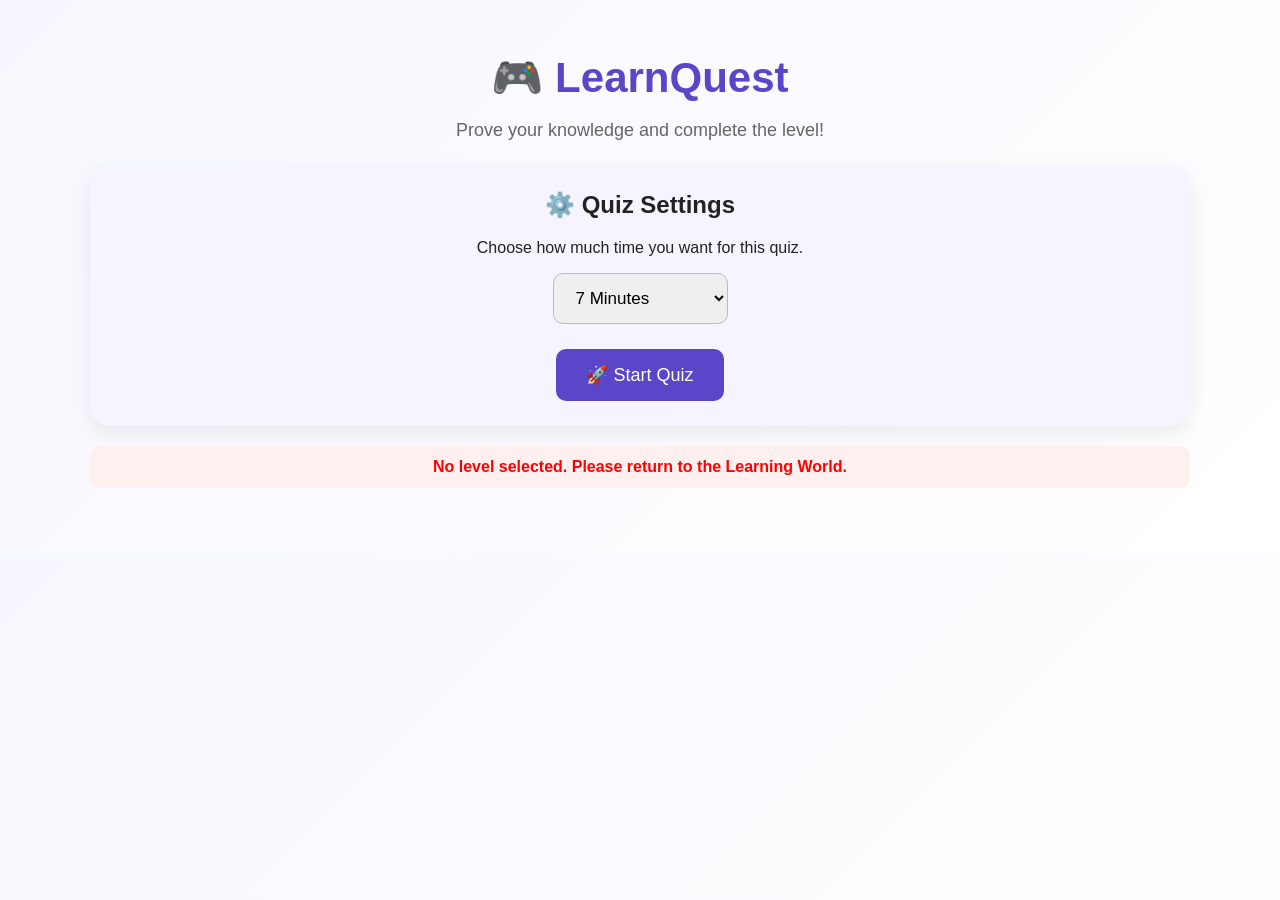
<file: frontend/quiz.html>
<!DOCTYPE html>
<html lang="en">

<head>

    <meta charset="UTF-8">
    <meta name="viewport" content="width=device-width, initial-scale=1.0">

    <title>LearnQuest - Quiz</title>

    <style>

        * {
            box-sizing: border-box;
        }

        body {
            margin: 0;
            font-family: Arial, sans-serif;
            background: linear-gradient(135deg, #f7f7ff, #ffffff);
            color: #222;
        }

        .container {
            width: 95%;
            max-width: 1100px;
            margin: auto;
            padding: 25px 0 50px;
        }

        .header {
            text-align: center;
            margin-bottom: 25px;
        }

        .header h1 {
            font-size: 42px;
            color: #5b45c9;
            margin-bottom: 5px;
        }

        .header p {
            font-size: 18px;
            color: #666;
        }

        .card {
            background: white;
            border-radius: 20px;
            padding: 25px;
            margin-bottom: 20px;
            box-shadow: 0 8px 25px rgba(0, 0, 0, 0.08);
        }

        .settings {
            text-align: center;
            background: #f5f4ff;
        }

        .settings h2 {
            margin-top: 0;
        }

        select {
            padding: 14px 18px;
            border-radius: 10px;
            border: 1px solid #bbb;
            font-size: 17px;
            min-width: 175px;
        }

        button {
            border: none;
            border-radius: 10px;
            padding: 13px 22px;
            font-size: 16px;
            cursor: pointer;
            transition: 0.2s;
        }

        button:hover {
            transform: translateY(-1px);
        }

        button:disabled {
            opacity: 0.55;
            cursor: not-allowed;
            transform: none;
        }

        .primary-btn {
            background: #5b45c9;
            color: white;
        }

        .secondary-btn {
            background: #eee;
            color: #333;
        }

        .danger-btn {
            background: #d9534f;
            color: white;
        }

        .success-btn {
            background: #28a745;
            color: white;
        }

        .start-btn {
            margin-top: 25px;
            font-size: 18px;
            padding: 15px 30px;
        }

        .status {
            text-align: center;
            padding: 12px;
            border-radius: 10px;
            margin: 15px 0;
            font-weight: bold;
        }

        .error {
            color: red;
            background: #fff0f0;
        }

        .success {
            color: #16833b;
            background: #ecfff2;
        }

        .info {
            color: #4d3ab3;
            background: #f2efff;
        }

        .hints-bar {
            background: #fff7d6;
            text-align: center;
            font-weight: bold;
            font-size: 18px;
        }

        .quiz-top {
            display: flex;
            justify-content: space-between;
            align-items: center;
            gap: 15px;
            flex-wrap: wrap;
            position: sticky;
            top: 0;
            z-index: 20;
            background: white;
        }

        .timer {
            font-size: 28px;
            font-weight: bold;
            color: #d9534f;
        }

        .timer.safe {
            color: #238636;
        }

        .timer.warning {
            color: #e68a00;
        }

        .camera-box {
            display: none;
            text-align: center;
            margin-bottom: 20px;
        }

        #camera {
            width: 220px;
            height: 165px;
            object-fit: cover;
            border-radius: 15px;
            border: 4px solid #5b45c9;
            background: #111;
        }

        .question-card {
            display: none;
            border-left: 6px solid #5b45c9;
        }

        .question-number {
            color: #5b45c9;
            font-weight: bold;
            font-size: 18px;
        }

        .question-text {
            font-size: 22px;
            line-height: 1.5;
            margin: 15px 0 25px;
        }

        .options {
            display: grid;
            gap: 12px;
        }

        .option {
            display: flex;
            align-items: center;
            gap: 12px;
            padding: 15px;
            border: 2px solid #ddd;
            border-radius: 12px;
            cursor: pointer;
            background: white;
            font-size: 17px;
            transition: 0.2s;
        }

        .option:hover {
            border-color: #806bd9;
            background: #f8f6ff;
        }

        .option.selected {
            border-color: #5b45c9;
            background: #eeeaff;
        }

        .option input {
            width: 18px;
            height: 18px;
        }

        .question-controls {
            display: flex;
            justify-content: space-between;
            gap: 10px;
            margin-top: 25px;
        }

        .question-progress {
            text-align: center;
            color: #666;
            margin-top: 15px;
        }

        .hint-box {
            display: none;
            background: #fff8d9;
            border: 1px solid #f0d66d;
            border-radius: 12px;
            padding: 15px;
            margin-top: 15px;
            line-height: 1.5;
        }

        .hint-controls {
            margin-top: 15px;
            display: flex;
            justify-content: center;
            gap: 10px;
            flex-wrap: wrap;
        }

        .submit-section {
            text-align: center;
            margin-top: 25px;
        }

        .pause-overlay,
        .completion-overlay,
        .security-overlay,
        .camera-permission-overlay {

            display: none;
            position: fixed;
            inset: 0;
            z-index: 9999;
            background: rgba(20, 15, 45, 0.94);
            color: white;
            align-items: center;
            justify-content: center;
            text-align: center;
            padding: 20px;
        }

        .overlay-box {
            max-width: 600px;
            width: 95%;
            background: white;
            color: #222;
            border-radius: 20px;
            padding: 35px;
            box-shadow: 0 10px 40px rgba(0, 0, 0, 0.3);
        }

        .overlay-box h2 {
            color: #5b45c9;
            margin-top: 0;
        }

        .camera-icon {
            font-size: 55px;
            margin-bottom: 10px;
        }

        .pause-time {
            font-size: 40px;
            font-weight: bold;
            color: #5b45c9;
            margin: 20px;
        }

        .score {
            font-size: 50px;
            font-weight: bold;
            color: #5b45c9;
        }

        .completion-buttons {
            display: flex;
            justify-content: center;
            flex-wrap: wrap;
            gap: 12px;
            margin-top: 25px;
        }

        .video-note {
            color: #777;
            text-align: center;
            font-size: 14px;
        }

        .hidden {
            display: none !important;
        }

        @media (max-width: 700px) {

            .header h1 {
                font-size: 32px;
            }

            .question-text {
                font-size: 19px;
            }

            .timer {
                font-size: 23px;
            }

            .quiz-top {
                position: static;
            }

            .question-controls {
                flex-direction: column;
            }

            .question-controls button {
                width: 100%;
            }

        }

    </style>

</head>


<body>

<div class="container">

    <!-- HEADER -->

    <div class="header">

        <h1>🎮 LearnQuest</h1>

        <p id="subtitle">
            Prove your knowledge and complete the level!
        </p>

    </div>


    <!-- QUIZ SETTINGS -->

    <div class="card settings" id="setupCard">

        <h2>⚙️ Quiz Settings</h2>

        <p>
            Choose how much time you want for this quiz.
        </p>

        <select id="timeSelect">

            <option value="3">
                3 Minutes
            </option>

            <option value="5">
                5 Minutes
            </option>

            <option value="7" selected>
                7 Minutes
            </option>

            <option value="10">
                10 Minutes
            </option>

            <option value="15">
                15 Minutes
            </option>

            <option value="custom">
                Custom
            </option>

        </select>


        <div
            id="customTimeBox"
            class="hidden"
            style="margin-top:15px;"
        >

            <input
                type="number"
                id="customTime"
                min="1"
                max="60"
                placeholder="Minutes"
                style="
                    padding:13px;
                    border:1px solid #bbb;
                    border-radius:10px;
                    font-size:16px;
                    width:150px;
                "
            >

        </div>


        <br>


        <button
            id="startBtn"
            class="primary-btn start-btn"
            onclick="startSecureQuiz()"
        >
            🚀 Start Quiz
        </button>

    </div>


    <!-- HINT BAR -->

    <div
        class="card hints-bar"
        id="hintsBar"
        style="display:none;"
    >

        💡 Hints remaining:

        <span id="hintsRemaining">
            2
        </span>

    </div>


    <!-- STATUS -->

    <div id="statusMessage"></div>


    <!-- CAMERA -->

    <div
        class="card camera-box"
        id="cameraBox"
    >

        <h3>
            📷 Camera Security
        </h3>

        <video
            id="camera"
            autoplay
            muted
            playsinline
        ></video>

        <p class="video-note">
            Camera must remain enabled while taking the quiz.
        </p>

    </div>


    <!-- QUIZ TOP -->

    <div
        class="card quiz-top"
        id="quizTop"
        style="display:none;"
    >

        <div>

            <strong id="levelTitle">
                LearnQuest Quiz
            </strong>

            <div id="topicText">
                Topic
            </div>

        </div>


        <div
            class="timer"
            id="timer"
        >
            07:00
        </div>

    </div>


    <!-- QUESTIONS -->

    <div id="questionsContainer"></div>


    <!-- NAVIGATION -->

    <div
        class="card"
        id="navigationCard"
        style="display:none;"
    >

        <div class="question-controls">

            <button
                id="previousBtn"
                class="secondary-btn"
                onclick="previousQuestion()"
            >
                ⬅️ Previous
            </button>


            <button
                id="nextBtn"
                class="primary-btn"
                onclick="nextQuestion()"
            >
                Next ➡️
            </button>

        </div>


        <div class="question-progress">

            Question

            <span id="currentQuestionNumber">
                1
            </span>

            /

            <span id="totalQuestions">
                0
            </span>

        </div>

    </div>


    <!-- HINT -->

    <div
        class="card"
        id="hintCard"
        style="display:none;"
    >

        <h3>
            💡 Hint
        </h3>


        <div id="hintText"></div>


        <div class="hint-controls">

            <button
                id="hintBtn"
                class="secondary-btn"
                onclick="showHint()"
            >
                💡 Use Hint
            </button>

        </div>

    </div>


    <!-- SUBMIT -->

    <div
        class="card submit-section"
        id="submitSection"
        style="display:none;"
    >

        <p id="answeredText">
            Answer all questions before submitting.
        </p>


        <button
            id="submitBtn"
            class="success-btn"
            onclick="submitQuiz(false)"
            disabled
        >
            🚀 Submit Quiz
        </button>

    </div>

</div>


<!-- CAMERA PERMISSION OVERLAY -->

<div
    class="camera-permission-overlay"
    id="cameraPermissionOverlay"
>

    <div class="overlay-box">

        <div class="camera-icon">
            📷
        </div>

        <h2>
            Camera Access Required
        </h2>

        <p>
            LearnQuest needs camera access before starting the quiz.
        </p>

        <p>
            Your camera must remain enabled during the quiz for security.
        </p>

        <div class="completion-buttons">

            <button
                class="primary-btn"
                onclick="allowCameraAndStart()"
            >
                📷 Allow Camera & Start
            </button>

            <button
                class="secondary-btn"
                onclick="cancelCameraStart()"
            >
                Cancel
            </button>

        </div>

    </div>

</div>


<!-- PAUSE OVERLAY -->

<div
    class="pause-overlay"
    id="pauseOverlay"
>

    <div class="overlay-box">

        <h2>
            ⏸️ Quiz Paused
        </h2>

        <p>
            You have used both hints.
            Your quiz is paused for 5 minutes.
        </p>


        <div
            class="pause-time"
            id="pauseTime"
        >
            05:00
        </div>


        <p>
            Please wait until the pause ends.
        </p>

    </div>

</div>


<!-- SECURITY OVERLAY -->

<div
    class="security-overlay"
    id="securityOverlay"
>

    <div class="overlay-box">

        <h2>
            🔒 Quiz Locked
        </h2>


        <p id="securityMessage">
            Security requirements were not satisfied.
        </p>


        <button
            class="primary-btn"
            onclick="recoverSecurity()"
        >
            🔓 Continue Quiz
        </button>

    </div>

</div>


<!-- COMPLETION OVERLAY -->

<div
    class="completion-overlay"
    id="completionOverlay"
>

    <div class="overlay-box">

        <h2 id="completionTitle">
            🎉 Level Complete!
        </h2>


        <div
            class="score"
            id="finalScore"
        >
            0%
        </div>


        <p id="scoreText">
            Your score
        </p>


        <p>
            ⭐ XP Earned:
            <strong id="xpEarned">
                0
            </strong>
        </p>


        <p>
            🪙 Coins Earned:
            <strong id="coinsEarned">
                0
            </strong>
        </p>


        <div class="completion-buttons">

            <button
                id="nextLevelBtn"
                class="primary-btn"
                onclick="goToNextLevel()"
                style="display:none;"
            >
                🔓 Next Level Unlocked
            </button>


            <button
                class="secondary-btn"
                onclick="goBackToWorld()"
            >
                🌍 Learning World
            </button>

        </div>

    </div>

</div>


<script src="js/i18n.js"></script>


<script>

    /* =========================================================
       CONFIGURATION
       ========================================================= */

    const API_BASE =
        "https://learnquest-h5hb.onrender.com";


    const urlParams =
        new URLSearchParams(
            window.location.search
        );


    const levelId =
        urlParams.get("level_id");


    /* =========================================================
       VARIABLES
       ========================================================= */

    let quizzes = [];

    let selectedAnswers = {};

    let currentQuestionIndex = 0;

    let currentLevel = null;

    let nextLevel = null;

    let currentSubjectId = null;

    let language =
        localStorage.getItem("selected_language") || "en";

    let quizStarted = false;

    let quizSubmitted = false;

    let isSubmitting = false;

    let cameraStream = null;

    let cameraReady = false;

    let securityLocked = false;

    let allowNavigation = false;

    let quizEndTime = null;

    let timerInterval = null;

    let pauseInterval = null;

    let quizPaused = false;

    let pauseEndTime = null;

    let hintsUsed = 0;

    const MAX_HINTS = 2;

    const PAUSE_DURATION =
        5 * 60 * 1000;


    /* =========================================================
       PAGE LOAD
       ========================================================= */

    async function initializeQuizPage() {

        if (!levelId) {

            showStatus(
                "No level selected. Please return to the Learning World.",
                "error"
            );

            return;

        }

        setupTimeSelector();

        setupSecurityListeners();

        updateLanguageUI();

        await loadQuiz();

    }

    initializeQuizPage();


    /* =========================================================
       TIME SELECTOR
       ========================================================= */

    function setupTimeSelector() {

        const timeSelect =
            document.getElementById(
                "timeSelect"
            );


        const customTimeBox =
            document.getElementById(
                "customTimeBox"
            );


        timeSelect.addEventListener(
            "change",
            function () {

                if (
                    this.value === "custom"
                ) {

                    customTimeBox.classList.remove(
                        "hidden"
                    );

                } else {

                    customTimeBox.classList.add(
                        "hidden"
                    );

                }

            }
        );

    }


    /* =========================================================
       LANGUAGE
       ========================================================= */

    function updateLanguageUI() {

        language =
            localStorage.getItem(
                "selected_language"
            ) || "en";


        document.documentElement.lang =
            language === "te"
                ? "te"
                : language === "hi"
                    ? "hi"
                    : "en";


        const subtitle =
            document.getElementById(
                "subtitle"
            );


        if (!subtitle) {
            return;
        }


        if (language === "hi") {

            subtitle.textContent =
                "अपने ज्ञान को साबित करें और स्तर पूरा करें!";

        } else if (language === "te") {

            subtitle.textContent =
                "మీ జ్ఞానాన్ని నిరూపించుకుని లెవెల్ పూర్తి చేయండి!";

        } else {

            subtitle.textContent =
                "Prove your knowledge and complete the level!";

        }

    }


    /* =========================================================
       STATUS
       ========================================================= */

    function showStatus(
        message,
        type = "info"
    ) {

        const box =
            document.getElementById(
                "statusMessage"
            );


        box.className =
            "status " + type;


        box.textContent =
            message;

    }


    function clearStatus() {

        const box =
            document.getElementById(
                "statusMessage"
            );


        box.className = "";

        box.textContent = "";

    }


    /* =========================================================
       LOAD QUIZ
       ========================================================= */

    async function loadQuiz() {

        try {

            clearStatus();


            /* ---------------------------------------------
               LOAD LEVEL
               --------------------------------------------- */

            const levelResponse =
                await fetch(
                    `${API_BASE}/level/${levelId}`,
                    {
                        method: "GET",
                        credentials: "include"
                    }
                );


            if (!levelResponse.ok) {

                throw new Error(
                    `Level request failed: HTTP ${levelResponse.status}`
                );

            }


            const levelData =
                await levelResponse.json();


            currentLevel =
                levelData.level ||
                levelData;


            currentSubjectId =
                currentLevel.subject_id ||
                levelData.subject_id ||
                null;


            displayLevelInfo();


            /* ---------------------------------------------
               LOAD QUESTIONS
               --------------------------------------------- */

            const quizResponse =
                await fetch(
                    `${API_BASE}/quizzes/${levelId}`,
                    {
                        method: "GET",
                        credentials: "include"
                    }
                );


            if (!quizResponse.ok) {

                throw new Error(
                    `Quiz request failed: HTTP ${quizResponse.status}`
                );

            }


            const quizData =
                await quizResponse.json();

            console.log("QUIZ API RESPONSE:", quizData);

            if (Array.isArray(quizData)) {

                quizzes = quizData;

            } else if (
                quizData &&
                Array.isArray(quizData.quizzes)
            ) {

                quizzes = quizData.quizzes;

            } else if (
                quizData &&
                Array.isArray(quizData.questions)
            ) {

                quizzes = quizData.questions;

            } else if (
                quizData &&
                quizData.data &&
                Array.isArray(quizData.data)
            ) {

                quizzes = quizData.data;

            } else {

                quizzes = [];

            }

            console.log(
                "LOADED QUIZ QUESTIONS:",
                quizzes
            );

            if (quizzes.length === 0) {

                throw new Error(
                    "Quiz API returned 0 questions for Level " +
                    levelId +
                    ". Check the /quizzes/" +
                    levelId +
                    " endpoint on the Render backend."
                );

            }


            selectedAnswers = {};

            currentQuestionIndex = 0;


            document.getElementById(
                "totalQuestions"
            ).textContent =
                quizzes.length;


            /* ---------------------------------------------
               RESTORE PREVIOUS QUIZ
               --------------------------------------------- */

            const restored =
                restoreQuizState();


            if (restored) {

                renderQuestions();

                await restoreSecureSession();

            }


        } catch (error) {

            console.error(
                "Quiz loading error:",
                error
            );


            showStatus(
                error.message ||
                "Unable to load the quiz from the LearnQuest server.",
                "error"
            );


            document.getElementById(
                "startBtn"
            ).disabled = true;

        }

    }


    /* =========================================================
       DISPLAY LEVEL INFO
       ========================================================= */

    function displayLevelInfo() {

        if (!currentLevel) {
            return;
        }


        const title =
            document.getElementById(
                "levelTitle"
            );


        const topic =
            document.getElementById(
                "topicText"
            );


        const levelNumber =
            currentLevel.level_number ||
            currentLevel.level ||
            "";


        const levelName =
            currentLevel.level_name ||
            "";


        const topicName =
            currentLevel.topic ||
            "";


        title.textContent =
            `Level ${levelNumber} - ${levelName}`;


        topic.textContent =
            topicName
                ? `📚 ${topicName}`
                : "";

    }


    /* =========================================================
       RENDER QUESTIONS
       ========================================================= */

    function renderQuestions() {

        const container =
            document.getElementById(
                "questionsContainer"
            );


        container.innerHTML = "";


        quizzes.forEach(
            function (quiz, index) {

                const questionCard =
                    document.createElement(
                        "div"
                    );


                questionCard.className =
                    "card question-card";


                questionCard.id =
                    `question-${index}`;


                const questionText =
                    getQuestionText(quiz);


                const options =
                    getOptions(quiz);


                let optionsHTML = "";


                options.forEach(
                    function (
                        option,
                        optionIndex
                    ) {

                        if (
                            option === null ||
                            option === undefined ||
                            option === ""
                        ) {

                            return;

                        }


                        const optionLetter =
                            String.fromCharCode(
                                65 + optionIndex
                            );


                        optionsHTML += `

                            <label
                                class="option"
                                id="option-${index}-${optionLetter}"
                                onclick="selectAnswer(${index}, '${optionLetter}')"
                            >

                                <input
                                    type="radio"
                                    name="question-${index}"
                                    value="${optionLetter}"
                                >

                                <strong>
                                    ${optionLetter}.
                                </strong>

                                <span>
                                    ${escapeHTML(option)}
                                </span>

                            </label>

                        `;

                    }
                );


                questionCard.innerHTML = `

                    <div class="question-number">
                        Question ${index + 1}
                    </div>

                    <div class="question-text">
                        ${escapeHTML(questionText)}
                    </div>

                    <div class="options">
                        ${optionsHTML}
                    </div>

                `;


                container.appendChild(
                    questionCard
                );

            }
        );


        showQuestion(
            currentQuestionIndex
        );

    }


    /* =========================================================
       QUESTION TEXT
       ========================================================= */

    function getQuestionText(quiz) {

        if (
            language === "hi" &&
            quiz.question_hi
        ) {

            return quiz.question_hi;

        }


        if (
            language === "te" &&
            quiz.question_te
        ) {

            return quiz.question_te;

        }


        return (
            quiz.question_en ||
            quiz.question ||
            ""
        );

    }


    /* =========================================================
       OPTIONS
       ========================================================= */

    function getOptions(quiz) {

        if (language === "hi") {

            return [

                quiz.option_a_hi || "",
                quiz.option_b_hi || "",
                quiz.option_c_hi || "",
                quiz.option_d_hi || ""

            ];

        }


        if (language === "te") {

            return [

                quiz.option_a_te || "",
                quiz.option_b_te || "",
                quiz.option_c_te || "",
                quiz.option_d_te || ""

            ];

        }


        return [

            quiz.option_a_en || "",
            quiz.option_b_en || "",
            quiz.option_c_en || "",
            quiz.option_d_en || ""

        ];

    }


    /* =========================================================
       SHOW QUESTION
       ========================================================= */

    function showQuestion(index) {

        if (!quizzes.length) {
            return;
        }


        if (index < 0) {
            index = 0;
        }


        if (index >= quizzes.length) {

            index =
                quizzes.length - 1;

        }


        currentQuestionIndex =
            index;


        document
            .querySelectorAll(
                ".question-card"
            )
            .forEach(
                function (card) {

                    card.style.display =
                        "none";

                }
            );


        const current =
            document.getElementById(
                `question-${index}`
            );


        if (current) {

            current.style.display =
                "block";

        }


        document.getElementById(
            "currentQuestionNumber"
        ).textContent =
            index + 1;


        document.getElementById(
            "previousBtn"
        ).disabled =
            index === 0;


        document.getElementById(
            "nextBtn"
        ).disabled =
            index === quizzes.length - 1;


        updateSelectedOptionUI();

        updateHintUI();

        checkSubmitButton();

    }


    /* =========================================================
       SELECT ANSWER
       ========================================================= */

    function selectAnswer(
        questionIndex,
        letter
    ) {

        if (
            !quizStarted ||
            quizPaused ||
            securityLocked ||
            quizSubmitted
        ) {

            return;

        }


        selectedAnswers[
            questionIndex
        ] = letter;


        updateSelectedOptionUI();

        saveQuizState();

        checkSubmitButton();

    }


    /* =========================================================
       UPDATE OPTION UI
       ========================================================= */

    function updateSelectedOptionUI() {

        document
            .querySelectorAll(".option")
            .forEach(
                function (option) {

                    option.classList.remove(
                        "selected"
                    );

                }
            );


        Object.keys(
            selectedAnswers
        ).forEach(
            function (questionIndex) {

                const letter =
                    selectedAnswers[
                        questionIndex
                    ];


                const element =
                    document.getElementById(
                        `option-${questionIndex}-${letter}`
                    );


                if (element) {

                    element.classList.add(
                        "selected"
                    );


                    const radio =
                        element.querySelector(
                            "input"
                        );


                    if (radio) {

                        radio.checked = true;

                    }

                }

            }
        );

    }


    /* =========================================================
       NEXT
       ========================================================= */

    function nextQuestion() {

        if (
            !quizStarted ||
            quizPaused ||
            securityLocked
        ) {

            return;

        }


        if (
            currentQuestionIndex <
            quizzes.length - 1
        ) {

            showQuestion(
                currentQuestionIndex + 1
            );

        }

    }


    /* =========================================================
       PREVIOUS
       ========================================================= */

    function previousQuestion() {

        if (
            !quizStarted ||
            quizPaused ||
            securityLocked
        ) {

            return;

        }


        if (
            currentQuestionIndex > 0
        ) {

            showQuestion(
                currentQuestionIndex - 1
            );

        }

    }


    /* =========================================================
       SUBMIT BUTTON
       ========================================================= */

    function checkSubmitButton() {

        const submitBtn =
            document.getElementById(
                "submitBtn"
            );


        const answered =
            quizzes.length > 0 &&
            quizzes.every(
                function (_, index) {

                    return !!selectedAnswers[
                        index
                    ];

                }
            );


        submitBtn.disabled =
            !quizStarted ||
            quizPaused ||
            securityLocked ||
            isSubmitting ||
            !answered;


        const answeredCount =
            Object.keys(
                selectedAnswers
            ).length;


        document.getElementById(
            "answeredText"
        ).textContent =
            `${answeredCount} / ${quizzes.length} questions answered.`;

    }


    /* =========================================================
       START QUIZ
       ========================================================= */

    async function startSecureQuiz() {

        if (!quizzes.length) {

            showStatus(
                "Quiz questions are not loaded yet.",
                "error"
            );

            return;

        }


        if (quizStarted) {
            return;
        }


        document.getElementById(
            "cameraPermissionOverlay"
        ).style.display =
            "flex";

    }


    /* =========================================================
       CANCEL CAMERA
       ========================================================= */

    function cancelCameraStart() {

        document.getElementById(
            "cameraPermissionOverlay"
        ).style.display =
            "none";

    }


    /* =========================================================
       CAMERA + START
       ========================================================= */

    async function allowCameraAndStart() {

        document.getElementById(
            "cameraPermissionOverlay"
        ).style.display =
            "none";


        try {

            if (
                !document.fullscreenElement
            ) {

                await document.documentElement
                    .requestFullscreen();

            }

        } catch (error) {

            console.log(
                "Fullscreen request:",
                error
            );

        }


        const granted =
            await requestCameraPermission();


        if (!granted) {

            showStatus(
                "Camera permission is required to start the quiz.",
                "error"
            );

            return;

        }


        const minutes =
            getSelectedMinutes();


        if (!minutes) {
            return;
        }


        quizEndTime =
            Date.now() +
            minutes * 60 * 1000;


        quizStarted = true;

        quizSubmitted = false;

        securityLocked = false;

        allowNavigation = false;


        localStorage.setItem(
            getStorageKey("end_time"),
            String(quizEndTime)
        );


        localStorage.setItem(
            getStorageKey("started"),
            "true"
        );


        document.getElementById(
            "setupCard"
        ).style.display =
            "none";


        document.getElementById(
            "hintsBar"
        ).style.display =
            "block";


        document.getElementById(
            "cameraBox"
        ).style.display =
            "block";


        document.getElementById(
            "quizTop"
        ).style.display =
            "flex";


        document.getElementById(
            "navigationCard"
        ).style.display =
            "block";


        document.getElementById(
            "hintCard"
        ).style.display =
            "block";


        document.getElementById(
            "submitSection"
        ).style.display =
            "block";


        renderQuestions();


        clearStatus();


        startQuizTimer();

        monitorCamera();

        enableQuizControls();

        saveQuizState();

    }


    /* =========================================================
       GET TIME
       ========================================================= */

    function getSelectedMinutes() {

        const value =
            document.getElementById(
                "timeSelect"
            ).value;


        if (
            value === "custom"
        ) {

            const custom =
                parseInt(
                    document.getElementById(
                        "customTime"
                    ).value,
                    10
                );


            if (
                !custom ||
                custom < 1 ||
                custom > 60
            ) {

                showStatus(
                    "Please enter a time between 1 and 60 minutes.",
                    "error"
                );

                return null;

            }


            return custom;

        }


        return parseInt(
            value,
            10
        );

    }


    /* =========================================================
       CAMERA
       ========================================================= */

    async function requestCameraPermission() {

        try {

            if (
                cameraStream &&
                cameraStream.getVideoTracks().length > 0
            ) {

                const track =
                    cameraStream.getVideoTracks()[0];


                if (
                    track.readyState === "live"
                ) {

                    cameraReady = true;

                    return true;

                }

            }


            cameraStream =
                await navigator.mediaDevices
                    .getUserMedia({

                        video: {
                            facingMode: "user"
                        },

                        audio: false

                    });


            const video =
                document.getElementById(
                    "camera"
                );


            video.srcObject =
                cameraStream;


            cameraReady = true;


            document.getElementById(
                "cameraBox"
            ).style.display =
                "block";


            return true;

        } catch (error) {

            console.error(
                "Camera error:",
                error
            );


            cameraReady = false;

            return false;

        }

    }


    /* =========================================================
       RESTORE SESSION
       ========================================================= */

    async function restoreSecureSession() {

        if (!quizStarted) {
            return;
        }


        const granted =
            await requestCameraPermission();


        if (!granted) {

            lockQuiz(
                "Camera permission is required to continue the quiz."
            );


            startQuizTimer();

            return;

        }


        monitorCamera();

        enableQuizControls();

        startQuizTimer();

        checkPauseOnLoad();

    }


    /* =========================================================
       CAMERA MONITOR
       ========================================================= */

    function monitorCamera() {

        setInterval(
            function () {

                if (
                    quizStarted &&
                    !quizSubmitted &&
                    !cameraStream &&
                    !securityLocked
                ) {

                    lockQuiz(
                        "Camera connection was lost. Please enable the camera to continue."
                    );

                }


                if (
                    cameraStream &&
                    cameraStream.getVideoTracks().length
                ) {

                    const track =
                        cameraStream
                            .getVideoTracks()[0];


                    if (
                        track.readyState === "ended" &&
                        !quizSubmitted
                    ) {

                        lockQuiz(
                            "Camera was disconnected. Please reconnect it."
                        );

                    }

                }

            },
            3000
        );

    }


    /* =========================================================
       SECURITY LISTENERS
       ========================================================= */

    function setupSecurityListeners() {

        document.addEventListener(
            "fullscreenchange",
            function () {

                if (
                    quizStarted &&
                    !quizSubmitted &&
                    !allowNavigation &&
                    !document.fullscreenElement
                ) {

                    lockQuiz(
                        "Fullscreen mode was exited. Re-enter fullscreen to continue."
                    );

                }

            }
        );


        document.addEventListener(
            "visibilitychange",
            function () {

                if (
                    quizStarted &&
                    !quizSubmitted &&
                    document.hidden
                ) {

                    lockQuiz(
                        "Please return to the LearnQuest quiz window."
                    );

                }

            }
        );

    }


    /* =========================================================
       LOCK
       ========================================================= */

    function lockQuiz(message) {

        if (quizSubmitted) {
            return;
        }


        securityLocked = true;


        document.getElementById(
            "securityMessage"
        ).textContent =
            message;


        document.getElementById(
            "securityOverlay"
        ).style.display =
            "flex";


        disableQuizControls();

    }


    /* =========================================================
       RECOVER
       ========================================================= */

    async function recoverSecurity() {

        const granted =
            await requestCameraPermission();


        if (!granted) {

            alert(
                "Camera permission is required."
            );

            return;

        }


        try {

            if (
                !document.fullscreenElement
            ) {

                await document.documentElement
                    .requestFullscreen();

            }

        } catch (error) {

            console.log(
                "Fullscreen recovery:",
                error
            );

        }


        securityLocked = false;


        document.getElementById(
            "securityOverlay"
        ).style.display =
            "none";


        enableQuizControls();

        startQuizTimer();

    }


    /* =========================================================
       ENABLE CONTROLS
       ========================================================= */

    function enableQuizControls() {

        document
            .querySelectorAll(
                ".option"
            )
            .forEach(
                function (element) {

                    element.style.pointerEvents =
                        "auto";

                }
            );


        checkSubmitButton();

        updateHintUI();

    }


    /* =========================================================
       DISABLE CONTROLS
       ========================================================= */

    function disableQuizControls() {

        document
            .querySelectorAll(
                ".option"
            )
            .forEach(
                function (element) {

                    element.style.pointerEvents =
                        "none";

                }
            );


        document.getElementById(
            "nextBtn"
        ).disabled = true;


        document.getElementById(
            "previousBtn"
        ).disabled = true;


        document.getElementById(
            "submitBtn"
        ).disabled = true;


        document.getElementById(
            "hintBtn"
        ).disabled = true;

    }


    /* =========================================================
       TIMER
       ========================================================= */

    function startQuizTimer() {

        if (timerInterval) {

            clearInterval(
                timerInterval
            );

        }


        timerInterval =
            setInterval(
                function () {

                    if (
                        !quizStarted ||
                        quizSubmitted
                    ) {

                        return;

                    }


                    if (quizPaused) {
                        return;
                    }


                    const remaining =
                        quizEndTime -
                        Date.now();


                    if (
                        remaining <= 0
                    ) {

                        clearInterval(
                            timerInterval
                        );


                        timerInterval =
                            null;


                        document.getElementById(
                            "timer"
                        ).textContent =
                            "00:00";


                        autoSubmitQuiz();

                        return;

                    }


                    updateTimerDisplay(
                        remaining
                    );

                },
                1000
            );


        if (quizEndTime) {

            updateTimerDisplay(
                quizEndTime -
                Date.now()
            );

        }

    }


    function updateTimerDisplay(
        milliseconds
    ) {

        let totalSeconds =
            Math.max(
                0,
                Math.floor(
                    milliseconds / 1000
                )
            );


        const minutes =
            Math.floor(
                totalSeconds / 60
            );


        const seconds =
            totalSeconds % 60;


        const text =
            String(minutes)
                .padStart(2, "0")
            +
            ":"
            +
            String(seconds)
                .padStart(2, "0");


        const timer =
            document.getElementById(
                "timer"
            );


        timer.textContent =
            text;


        timer.classList.remove(
            "safe",
            "warning"
        );


        if (
            totalSeconds <= 60
        ) {

            timer.classList.add(
                "warning"
            );

        } else {

            timer.classList.add(
                "safe"
            );

        }

    }


    /* =========================================================
       AUTO SUBMIT
       ========================================================= */

    async function autoSubmitQuiz() {

        if (
            quizSubmitted ||
            isSubmitting
        ) {

            return;

        }


        showStatus(
            "⏰ Time is over. Submitting your quiz...",
            "info"
        );


        await submitQuiz(true);

    }


    /* =========================================================
       SUBMIT QUIZ
       ========================================================= */

    async function submitQuiz(
        autoSubmit = false
    ) {

        if (
            quizSubmitted ||
            isSubmitting
        ) {

            return;

        }


        if (!autoSubmit) {

            const allAnswered =
                quizzes.every(
                    function (_, index) {

                        return !!selectedAnswers[
                            index
                        ];

                    }
                );


            if (!allAnswered) {

                alert(
                    "Please answer all questions before submitting."
                );

                return;

            }

        }


        isSubmitting = true;


        disableQuizControls();


        try {

            showStatus(
                autoSubmit
                    ? "⏰ Time is over. Submitting..."
                    : "Submitting your quiz...",
                "info"
            );


            const answers = {};


            for (
                let i = 0;
                i < quizzes.length;
                i++
            ) {

                answers[String(i)] =
                    selectedAnswers[i] || "";

            }


            const response =
                await fetch(
                    `${API_BASE}/submit-quiz`,
                    {

                        method: "POST",

                        headers: {
                            "Content-Type":
                                "application/json"
                        },

                        credentials: "include",

                        body: JSON.stringify({

                            level_id:
                                parseInt(
                                    levelId,
                                    10
                                ),

                            answers:
                                answers

                        })

                    }
                );


            let result = {};


            try {

                result =
                    await response.json();

            } catch (error) {

                result = {};

            }


            if (!response.ok) {

                throw new Error(
                    result.message ||
                    `Server rejected quiz submission. HTTP ${response.status}`
                );

            }


            const serverTotal =
                Number(
                    result.total ||
                    result.total_questions ||
                    quizzes.length
                );


            const rawScore =
                Number(
                    result.score || 0
                );


            /*
             * Backend currently returns score as
             * number of correct answers.
             *
             * This code also supports percentage
             * if backend later returns 0-100.
             */

            let correctCount;


            if (
                serverTotal > 0 &&
                rawScore <= serverTotal
            ) {

                correctCount =
                    rawScore;

            } else {

                correctCount =
                    Math.round(
                        (
                            rawScore /
                            100
                        ) *
                        serverTotal
                    );

            }


            correctCount =
                Math.max(
                    0,
                    Math.min(
                        serverTotal,
                        correctCount
                    )
                );


            const scorePercent =
                serverTotal > 0
                    ? Math.round(
                        (
                            correctCount /
                            serverTotal
                        ) * 100
                    )
                    : 0;


            const xp =
                Number(
                    result.xp_earned ??
                    result.xp ??
                    0
                );


            const coins =
                Number(
                    result.coins_earned ??
                    result.coins ??
                    0
                );


            quizSubmitted = true;

            isSubmitting = false;

            allowNavigation = true;


            if (timerInterval) {

                clearInterval(
                    timerInterval
                );

                timerInterval = null;

            }


            /*
             * IMPORTANT:
             *
             * Fetch the latest levels from backend.
             *
             * Backend has now become the source of truth
             * for completed/unlocked levels.
             */

            await findNextLevel();


            showCompletion(
                scorePercent,
                correctCount,
                serverTotal,
                xp,
                coins
            );


        } catch (error) {

            console.error(
                "Quiz submission error:",
                error
            );


            isSubmitting = false;

            quizSubmitted = false;


            enableQuizControls();


            showStatus(
                "Cannot connect to LearnQuest server. Make sure Flask is running on port 5000.",
                "error"
            );


            if (autoSubmit) {

                alert(
                    "Time ended, but the quiz could not be submitted because the LearnQuest server could not be reached."
                );

            }

        }

    }


    /* =========================================================
       FIND NEXT LEVEL
       ========================================================= */

    async function findNextLevel() {

        nextLevel = null;


        if (!currentSubjectId) {

            console.log(
                "No subject ID available for next level."
            );

            return;

        }


        try {

            const response =
                await fetch(
                    `${API_BASE}/levels/${currentSubjectId}`,
                    {
                        method: "GET",
                        credentials: "include"
                    }
                );


            if (!response.ok) {

                console.log(
                    "Could not fetch levels for next-level navigation."
                );

                return;

            }


            const data =
                await response.json();


            const levels =
                data.levels || [];


            const currentNumber =
                Number(
                    currentLevel.level_number ||
                    currentLevel.level ||
                    0
                );


            /*
             * Find exact next level.
             */

            nextLevel =
                levels.find(
                    function (level) {

                        return (
                            Number(
                                level.level_number
                            ) ===
                            currentNumber + 1
                        );

                    }
                ) || null;


            /*
             * Extra safety:
             *
             * The backend must say the next level
             * is unlocked before we show the button.
             */

            if (
                nextLevel &&
                !Boolean(
                    nextLevel.unlocked
                )
            ) {

                nextLevel = null;

            }


            console.log(
                "Next level:",
                nextLevel
            );


        } catch (error) {

            console.error(
                "Next level lookup error:",
                error
            );

            nextLevel = null;

        }

    }


    /* =========================================================
       COMPLETION
       ========================================================= */

    function showCompletion(
        scorePercent,
        correctCount,
        totalQuestions,
        xp,
        coins
    ) {

        allowNavigation = true;


        const perfectScore =
            correctCount === totalQuestions &&
            totalQuestions > 0;


        document.getElementById(
            "finalScore"
        ).textContent =
            `${scorePercent}%`;


        document.getElementById(
            "xpEarned"
        ).textContent =
            xp;


        document.getElementById(
            "coinsEarned"
        ).textContent =
            coins;


        const completionTitle =
            document.getElementById(
                "completionTitle"
            );


        const scoreText =
            document.getElementById(
                "scoreText"
            );


        const nextButton =
            document.getElementById(
                "nextLevelBtn"
            );


        if (
            perfectScore &&
            nextLevel
        ) {

            completionTitle.textContent =
                "🎉 Level Completed!";


            scoreText.textContent =
                `${correctCount}/${totalQuestions} correct!`;


            nextButton.style.display =
                "inline-block";


            nextButton.textContent =
                "🔓 Next Level Unlocked";


            speakCompletion(
                true,
                correctCount,
                totalQuestions
            );

        } else {

            completionTitle.textContent =
                "🎉 Quiz Completed!";


            scoreText.textContent =
                `${correctCount}/${totalQuestions} correct.`;


            nextButton.style.display =
                "none";


            speakCompletion(
                false,
                correctCount,
                totalQuestions
            );

        }


        document.getElementById(
            "completionOverlay"
        ).style.display =
            "flex";


        clearQuizStorage();

    }


    /* =========================================================
       COMPLETION VOICE
       ========================================================= */

    function speakCompletion(
        perfectScore,
        correctCount,
        totalQuestions
    ) {

        if (
            !("speechSynthesis" in window)
        ) {

            return;

        }


        window.speechSynthesis.cancel();


        let message;


        if (perfectScore) {

            if (language === "hi") {

                message =
                    `लेवल पूरा हो गया। ${correctCount} में से ${totalQuestions} सही उत्तर। अगला लेवल अनलॉक हो गया है।`;

            } else if (language === "te") {

                message =
                    `లెవెల్ పూర్తి అయింది. ${totalQuestions} లో ${correctCount} సరైన సమాధానాలు. నెక్స్ట్ లెవెల్ అన్‌లాక్ అయింది.`;

            } else {

                message =
                    `Level completed. ${correctCount} out of ${totalQuestions} correct. Next level unlocked.`;

            }

        } else {

            if (language === "hi") {

                message =
                    `क्विज़ पूरा हुआ। ${correctCount} में से ${totalQuestions} सही उत्तर।`;

            } else if (language === "te") {

                message =
                    `క్విజ్ పూర్తి అయింది. ${totalQuestions} లో ${correctCount} సరైన సమాధానాలు.`;

            } else {

                message =
                    `Quiz completed. ${correctCount} out of ${totalQuestions} correct.`;

            }

        }


        const speech =
            new SpeechSynthesisUtterance(
                message
            );


        speech.rate = 0.9;

        speech.pitch = 1;

        speech.volume = 1;


        if (language === "hi") {

            speech.lang =
                "hi-IN";

        } else if (language === "te") {

            speech.lang =
                "te-IN";

        } else {

            speech.lang =
                "en-US";

        }


        window.speechSynthesis.speak(
            speech
        );

    }


    /* =========================================================
       GO TO NEXT LEVEL
       ========================================================= */

    function goToNextLevel() {

        if (!nextLevel) {

            goBackToWorld();

            return;

        }


        allowNavigation = true;


        const nextId =
            nextLevel.id ||
            nextLevel.level_id;


        if (!nextId) {

            goBackToWorld();

            return;

        }


        /*
         * Save subject again so world.html
         * knows which subject to display.
         */

        if (currentSubjectId) {

            localStorage.setItem(
                "current_subject_id",
                currentSubjectId
            );

        }


        /*
         * Open next level directly.
         */

        window.location.href =
            `level.html?level_id=${nextId}`;

    }


    /* =========================================================
       BACK TO WORLD
       ========================================================= */

    function goBackToWorld() {

        allowNavigation = true;


        if (cameraStream) {

            cameraStream
                .getTracks()
                .forEach(
                    function (track) {

                        track.stop();

                    }
                );

        }


        if (
            currentSubjectId
        ) {

            window.location.href =
                `world.html?subject_id=${currentSubjectId}`;

        } else {

            window.location.href =
                "world.html";

        }

    }


    /* =========================================================
       HINT UI
       ========================================================= */

    function updateHintUI() {

        const remaining =
            MAX_HINTS -
            hintsUsed;


        document.getElementById(
            "hintsRemaining"
        ).textContent =
            Math.max(
                0,
                remaining
            );


        const hintBtn =
            document.getElementById(
                "hintBtn"
            );


        if (
            hintsUsed >= MAX_HINTS ||
            !quizStarted ||
            quizPaused ||
            securityLocked
        ) {

            hintBtn.disabled = true;

        } else {

            hintBtn.disabled = false;

        }

    }


    /* =========================================================
       SHOW HINT
       ========================================================= */

    function showHint() {

        if (
            !quizStarted ||
            quizPaused ||
            securityLocked ||
            hintsUsed >= MAX_HINTS
        ) {

            return;

        }


        const quiz =
            quizzes[
                currentQuestionIndex
            ];


        if (!quiz) {
            return;
        }


        let hint = "";


        if (
            hintsUsed === 0
        ) {

            hint =
                quiz.hint_1 ||
                quiz.hint ||
                getGenericHint();

        } else {

            hint =
                quiz.hint_2 ||
                getGenericHint();

        }


        hintsUsed++;


        document.getElementById(
            "hintText"
        ).textContent =
            hint;


        document.getElementById(
            "hintCard"
        ).style.display =
            "block";


        updateHintUI();

        saveQuizState();


        if (
            hintsUsed >= MAX_HINTS
        ) {

            triggerPause();

        }

    }


    /* =========================================================
       GENERIC HINT
       ========================================================= */

    function getGenericHint() {

        if (
            language === "hi"
        ) {

            return "प्रश्न में दिए गए शब्दों और शर्तों को ध्यान से देखें और विकल्पों की तुलना करें।";

        }


        if (
            language === "te"
        ) {

            return "ప్రశ్నలో ఇచ్చిన పదాలు మరియు షరతులను జాగ్రత్తగా చూసి ప్రతి ఆప్షన్‌ను పోల్చండి.";

        }


        return "Read the question carefully and compare each option with the conditions given.";

    }


    /* =========================================================
       PAUSE
       ========================================================= */

    function triggerPause() {

        quizPaused = true;


        if (quizEndTime) {

            quizEndTime +=
                PAUSE_DURATION;


            saveQuizTimer();

        }


        pauseEndTime =
            Date.now() +
            PAUSE_DURATION;


        localStorage.setItem(
            getStorageKey("pause_end"),
            String(pauseEndTime)
        );


        document.getElementById(
            "pauseOverlay"
        ).style.display =
            "flex";


        disableQuizControls();


        if (pauseInterval) {

            clearInterval(
                pauseInterval
            );

        }


        pauseInterval =
            setInterval(
                function () {

                    const remaining =
                        pauseEndTime -
                        Date.now();


                    if (
                        remaining <= 0
                    ) {

                        clearInterval(
                            pauseInterval
                        );


                        pauseInterval =
                            null;


                        localStorage.removeItem(
                            getStorageKey("pause_end")
                        );


                        finishPause();

                        return;

                    }


                    updatePauseDisplay(
                        remaining
                    );

                },
                1000
            );


        updatePauseDisplay(
            PAUSE_DURATION
        );

    }


    /* =========================================================
       PAUSE DISPLAY
       ========================================================= */

    function updatePauseDisplay(
        milliseconds
    ) {

        const seconds =
            Math.max(
                0,
                Math.ceil(
                    milliseconds /
                    1000
                )
            );


        const minutes =
            Math.floor(
                seconds / 60
            );


        const secs =
            seconds % 60;


        document.getElementById(
            "pauseTime"
        ).textContent =
            `${String(minutes).padStart(2, "0")}:${String(secs).padStart(2, "0")}`;

    }


    /* =========================================================
       FINISH PAUSE
       ========================================================= */

    function finishPause() {

        quizPaused = false;

        hintsUsed = 0;


        document.getElementById(
            "pauseOverlay"
        ).style.display =
            "none";


        document.getElementById(
            "hintText"
        ).textContent =
            "";


        updateHintUI();

        enableQuizControls();

        saveQuizState();

    }


    /* =========================================================
       RESTORE PAUSE
       ========================================================= */

    function checkPauseOnLoad() {

        const savedPause =
            localStorage.getItem(
                getStorageKey(
                    "pause_end"
                )
            );


        if (!savedPause) {
            return;
        }


        const end =
            Number(savedPause);


        if (
            !end ||
            end <= Date.now()
        ) {

            localStorage.removeItem(
                getStorageKey(
                    "pause_end"
                )
            );


            quizPaused = false;

            hintsUsed = 0;

            return;

        }


        quizPaused = true;

        pauseEndTime = end;


        document.getElementById(
            "pauseOverlay"
        ).style.display =
            "flex";


        disableQuizControls();


        pauseInterval =
            setInterval(
                function () {

                    const remaining =
                        pauseEndTime -
                        Date.now();


                    if (
                        remaining <= 0
                    ) {

                        clearInterval(
                            pauseInterval
                        );


                        pauseInterval =
                            null;


                        localStorage.removeItem(
                            getStorageKey(
                                "pause_end"
                            )
                        );


                        finishPause();

                        return;

                    }


                    updatePauseDisplay(
                        remaining
                    );

                },
                1000
            );

    }


    /* =========================================================
       STORAGE KEY
       ========================================================= */

    function getStorageKey(name) {

        return (
            `learnquest_quiz_${levelId}_${name}`
        );

    }


    /* =========================================================
       SAVE TIMER
       ========================================================= */

    function saveQuizTimer() {

        if (quizEndTime) {

            localStorage.setItem(
                getStorageKey(
                    "end_time"
                ),
                String(quizEndTime)
            );

        }

    }


    /* =========================================================
       SAVE QUIZ
       ========================================================= */

    function saveQuizState() {

        localStorage.setItem(
            getStorageKey(
                "answers"
            ),
            JSON.stringify(
                selectedAnswers
            )
        );


        localStorage.setItem(
            getStorageKey(
                "question"
            ),
            String(
                currentQuestionIndex
            )
        );


        localStorage.setItem(
            getStorageKey(
                "hints"
            ),
            String(
                hintsUsed
            )
        );


        if (quizEndTime) {

            localStorage.setItem(
                getStorageKey(
                    "end_time"
                ),
                String(
                    quizEndTime
                )
            );

        }


        if (quizStarted) {

            localStorage.setItem(
                getStorageKey(
                    "started"
                ),
                "true"
            );

        }

    }


    /* =========================================================
       RESTORE QUIZ
       ========================================================= */

    function restoreQuizState() {

        const savedStarted =
            localStorage.getItem(
                getStorageKey(
                    "started"
                )
            );


        const savedEndTime =
            localStorage.getItem(
                getStorageKey(
                    "end_time"
                )
            );


        const savedAnswers =
            localStorage.getItem(
                getStorageKey(
                    "answers"
                )
            );


        const savedQuestion =
            localStorage.getItem(
                getStorageKey(
                    "question"
                )
            );


        const savedHints =
            localStorage.getItem(
                getStorageKey(
                    "hints"
                )
            );


        if (
            savedStarted !== "true" ||
            !savedEndTime
        ) {

            return false;

        }


        const end =
            Number(savedEndTime);


        if (
            !end ||
            end <= Date.now()
        ) {

            clearQuizStorage();

            return false;

        }


        quizStarted = true;

        quizEndTime = end;


        if (savedAnswers) {

            try {

                selectedAnswers =
                    JSON.parse(
                        savedAnswers
                    );

            } catch (error) {

                selectedAnswers = {};

            }

        }


        if (savedQuestion) {

            currentQuestionIndex =
                Number(
                    savedQuestion
                ) || 0;

        }


        if (savedHints) {

            hintsUsed =
                Number(
                    savedHints
                ) || 0;

        }


        document.getElementById(
            "setupCard"
        ).style.display =
            "none";


        document.getElementById(
            "hintsBar"
        ).style.display =
            "block";


        document.getElementById(
            "cameraBox"
        ).style.display =
            "block";


        document.getElementById(
            "quizTop"
        ).style.display =
            "flex";


        document.getElementById(
            "navigationCard"
        ).style.display =
            "block";


        document.getElementById(
            "hintCard"
        ).style.display =
            "block";


        document.getElementById(
            "submitSection"
        ).style.display =
            "block";


        return true;

    }


    /* =========================================================
       CLEAR STORAGE
       ========================================================= */

    function clearQuizStorage() {

        localStorage.removeItem(
            getStorageKey(
                "answers"
            )
        );


        localStorage.removeItem(
            getStorageKey(
                "question"
            )
        );


        localStorage.removeItem(
            getStorageKey(
                "hints"
            )
        );


        localStorage.removeItem(
            getStorageKey(
                "end_time"
            )
        );


        localStorage.removeItem(
            getStorageKey(
                "started"
            )
        );


        localStorage.removeItem(
            getStorageKey(
                "pause_end"
            )
        );

    }


    /* =========================================================
       ESCAPE HTML
       ========================================================= */

    function escapeHTML(value) {

        if (
            value === null ||
            value === undefined
        ) {

            return "";

        }


        return String(value)
            .replace(
                /&/g,
                "&amp;"
            )
            .replace(
                /</g,
                "&lt;"
            )
            .replace(
                />/g,
                "&gt;"
            )
            .replace(
                /"/g,
                "&quot;"
            )
            .replace(
                /'/g,
                "&#039;"
            );

    }


    /* =========================================================
       BEFORE UNLOAD
       ========================================================= */

    window.addEventListener(
        "beforeunload",
        function (event) {

            if (
                quizStarted &&
                !quizSubmitted &&
                !allowNavigation
            ) {

                saveQuizState();

                event.preventDefault();

                event.returnValue = "";

            }

        }
    );


    /* =========================================================
       PAGE HIDE
       ========================================================= */

    window.addEventListener(
        "pagehide",
        function () {

            if (cameraStream) {

                cameraStream
                    .getTracks()
                    .forEach(
                        function (track) {

                            track.stop();

                        }
                    );

            }

        }
    );

    // Explicitly expose functions used by inline buttons.
    window.startSecureQuiz = startSecureQuiz;
    window.cancelCameraStart = cancelCameraStart;
    window.allowCameraAndStart = allowCameraAndStart;
    window.recoverSecurity = recoverSecurity;
    window.showHint = showHint;
    window.previousQuestion = previousQuestion;
    window.nextQuestion = nextQuestion;
    window.submitQuiz = submitQuiz;
    window.goToNextLevel = goToNextLevel;
    window.goBackToWorld = goBackToWorld;

</script>

</body>

</html>
</file>
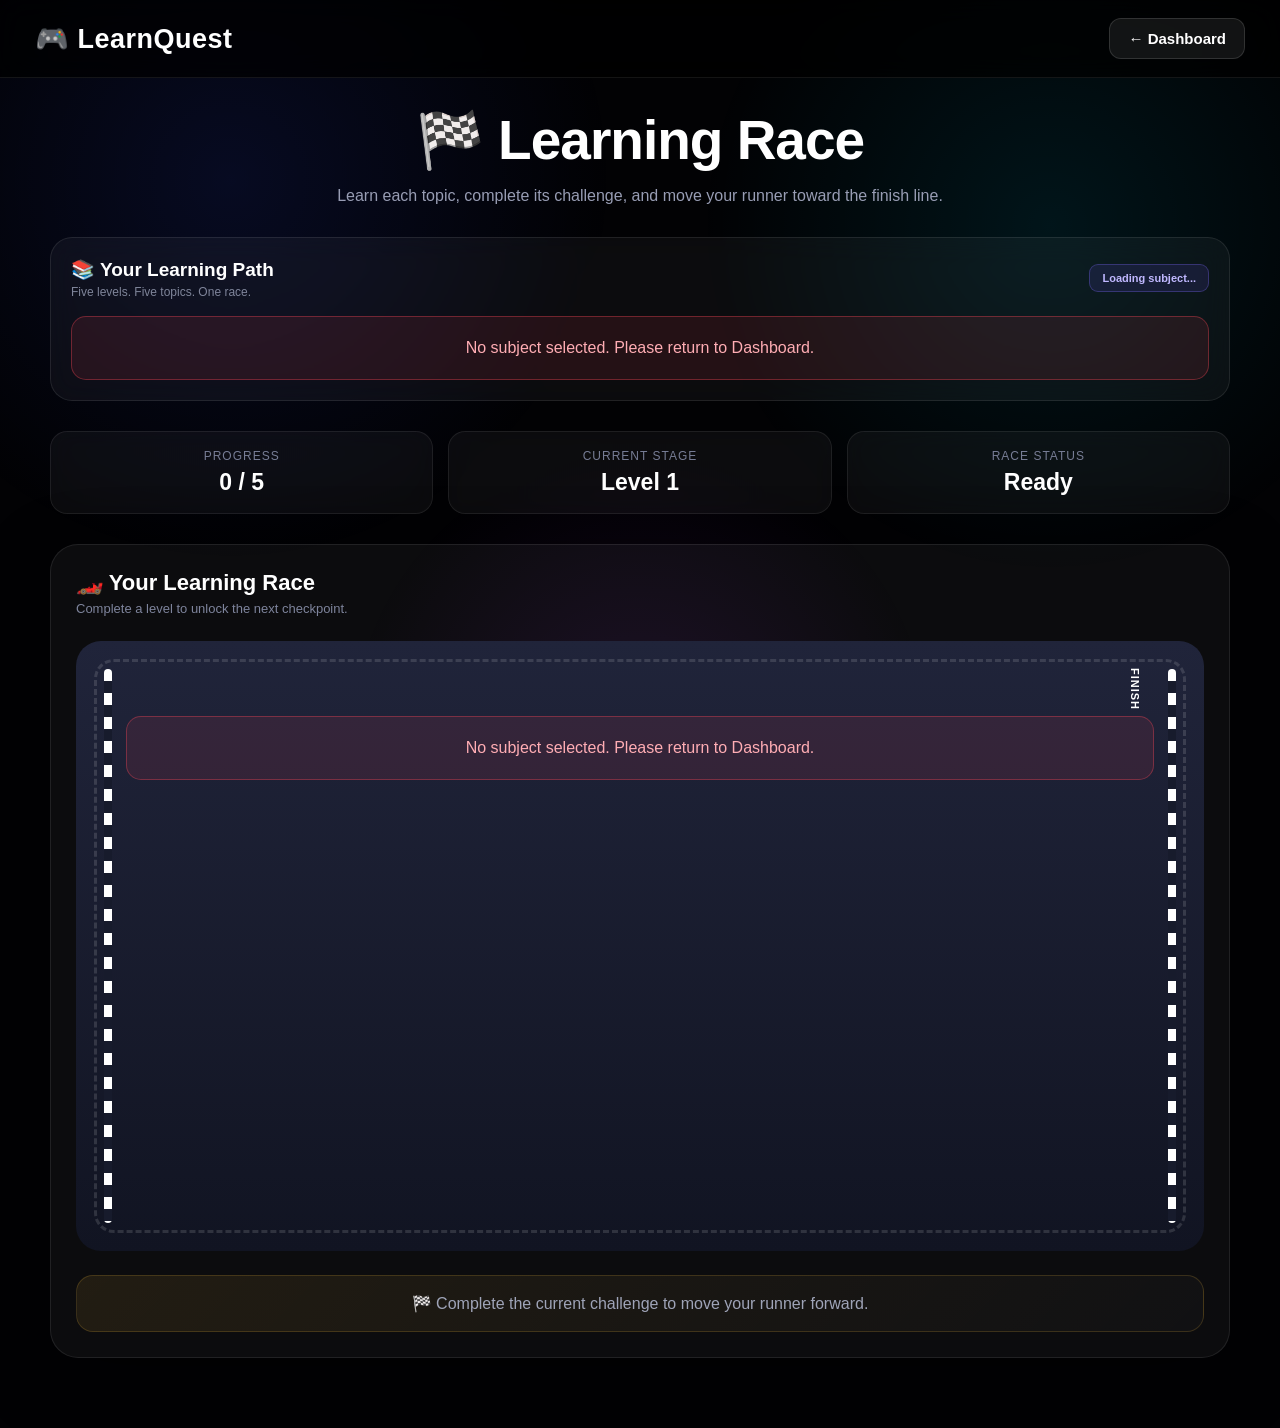
<file: frontend/world.html>
<!DOCTYPE html>
<html lang="en">

<head>

    <meta charset="UTF-8">

    <meta
        name="viewport"
        content="width=device-width, initial-scale=1.0"
    >

    <title>LearnQuest - Learning Race</title>


    <style>

        * {
            box-sizing: border-box;
            margin: 0;
            padding: 0;
        }


        /* =====================================================
           BODY
           ===================================================== */

        body {

            font-family:
                Arial,
                Helvetica,
                sans-serif;

            min-height: 100vh;

            color: #ffffff;

            background:
                #020204;

            overflow-x: hidden;

            position: relative;

        }


        /* =====================================================
           PREMIUM ANIMATED BACKGROUND
           ===================================================== */

        .background-symbols {

            position: fixed;

            inset: 0;

            overflow: hidden;

            pointer-events: none;

            z-index: 0;

            background:
                radial-gradient(
                    circle at 18% 20%,
                    rgba(
                        50,
                        80,
                        255,
                        0.12
                    ),
                    transparent 30%
                ),
                radial-gradient(
                    circle at 82% 25%,
                    rgba(
                        0,
                        220,
                        255,
                        0.09
                    ),
                    transparent 28%
                ),
                radial-gradient(
                    circle at 50% 82%,
                    rgba(
                        180,
                        60,
                        255,
                        0.10
                    ),
                    transparent 30%
                );

        }


        /* =====================================================
           MOVING SYMBOL
           ===================================================== */

        .symbol {

            position: absolute;

            left: 0;

            top: 0;

            font-family:
                Consolas,
                "Courier New",
                monospace;

            font-weight: 800;

            white-space: nowrap;

            user-select: none;

            will-change:
                transform,
                opacity;

            opacity:
                var(
                    --symbol-opacity,
                    0.7
                );

            filter:
                drop-shadow(
                    0 0 5px currentColor
                )
                drop-shadow(
                    0 0 15px currentColor
                );

            animation:
                symbolDrift
                var(
                    --symbol-speed,
                    18s
                )
                linear
                infinite;

        }


        /* PYTHON */

        .symbol.python {

            color:
                #4dc9ff;

            text-shadow:
                0 0 6px #4dc9ff,
                0 0 15px #4dc9ff,
                0 0 30px
                rgba(
                    77,
                    201,
                    255,
                    0.8
                );

        }


        /* JAVA */

        .symbol.java {

            color:
                #ff6b57;

            text-shadow:
                0 0 6px #ff6b57,
                0 0 15px #ff6b57,
                0 0 30px
                rgba(
                    255,
                    107,
                    87,
                    0.8
                );

        }


        /* MACHINE LEARNING */

        .symbol.ml {

            color:
                #b56cff;

            text-shadow:
                0 0 6px #b56cff,
                0 0 15px #b56cff,
                0 0 30px
                rgba(
                    181,
                    108,
                    255,
                    0.8
                );

        }


        /* NLP */

        .symbol.nlp {

            color:
                #35e6b1;

            text-shadow:
                0 0 6px #35e6b1,
                0 0 15px #35e6b1,
                0 0 30px
                rgba(
                    53,
                    230,
                    177,
                    0.8
                );

        }


        /* GENERAL */

        .symbol:not(.python):not(.java):not(.ml):not(.nlp) {

            color:
                #d5d7df;

            text-shadow:
                0 0 5px
                rgba(
                    255,
                    255,
                    255,
                    0.5
                ),
                0 0 14px
                rgba(
                    255,
                    255,
                    255,
                    0.25
                );

        }


        /* =====================================================
           BACKGROUND ANIMATION
           ===================================================== */

        @keyframes symbolDrift {

            0% {

                transform:
                    translate3d(
                        0,
                        110vh,
                        0
                    )
                    rotate(
                        -8deg
                    )
                    scale(
                        0.9
                    );

                opacity: 0;

            }


            10% {

                opacity:
                    var(
                        --symbol-opacity,
                        0.7
                    );

            }


            35% {

                transform:
                    translate3d(
                        45px,
                        55vh,
                        0
                    )
                    rotate(
                        5deg
                    )
                    scale(
                        1
                    );

            }


            60% {

                transform:
                    translate3d(
                        -35px,
                        10vh,
                        0
                    )
                    rotate(
                        -4deg
                    )
                    scale(
                        1.04
                    );

            }


            85% {

                opacity:
                    var(
                        --symbol-opacity,
                        0.7
                    );

            }


            100% {

                transform:
                    translate3d(
                        60px,
                        -130vh,
                        0
                    )
                    rotate(
                        10deg
                    )
                    scale(
                        0.92
                    );

                opacity: 0;

            }

        }


        /* =====================================================
           PAGE CONTENT
           ===================================================== */

        .page-content {

            position:
                relative;

            z-index:
                2;

        }


        /* =====================================================
           HEADER
           ===================================================== */

        .header {

            display:
                flex;

            justify-content:
                space-between;

            align-items:
                center;

            gap:
                20px;

            padding:
                18px
                35px;

            background:
                rgba(
                    0,
                    0,
                    0,
                    0.72
                );

            border-bottom:
                1px solid
                rgba(
                    255,
                    255,
                    255,
                    0.08
                );

            backdrop-filter:
                blur(
                    14px
                );

            position:
                sticky;

            top:
                0;

            z-index:
                100;

        }


        .logo {

            font-size:
                27px;

            font-weight:
                800;

            letter-spacing:
                0.5px;

        }


        .back-btn {

            border:
                1px solid
                rgba(
                    255,
                    255,
                    255,
                    0.13
                );

            padding:
                11px
                18px;

            border-radius:
                12px;

            background:
                rgba(
                    255,
                    255,
                    255,
                    0.07
                );

            color:
                white;

            font-size:
                15px;

            font-weight:
                700;

            cursor:
                pointer;

            transition:
                0.25s ease;

        }


        .back-btn:hover {

            background:
                rgba(
                    255,
                    255,
                    255,
                    0.14
                );

            transform:
                translateY(
                    -2px
                );

        }


        /* =====================================================
           MAIN
           ===================================================== */

        .container {

            width:
                94%;

            max-width:
                1180px;

            margin:
                auto;

            padding:
                30px
                0
                70px;

        }


        /* =====================================================
           HERO
           ===================================================== */

        .hero {

            text-align:
                center;

            margin-bottom:
                28px;

        }


        .title {

            font-size:
                clamp(
                    32px,
                    5vw,
                    55px
                );

            font-weight:
                900;

            margin-bottom:
                10px;

            letter-spacing:
                -1px;

        }


        .subtitle {

            color:
                #989db4;

            font-size:
                16px;

            line-height:
                1.6;

            max-width:
                700px;

            margin:
                auto;

        }


        /* =====================================================
           SUBJECT TOPIC PATH
           ===================================================== */

        .topic-path-wrapper {

            margin-bottom:
                30px;

            padding:
                20px;

            border-radius:
                22px;

            background:
                rgba(
                    255,
                    255,
                    255,
                    0.045
                );

            border:
                1px solid
                rgba(
                    255,
                    255,
                    255,
                    0.09
                );

            backdrop-filter:
                blur(
                    14px
                );

        }


        .topic-path-heading {

            display:
                flex;

            justify-content:
                space-between;

            align-items:
                center;

            gap:
                15px;

            margin-bottom:
                17px;

        }


        .topic-path-heading h2 {

            font-size:
                19px;

        }


        .topic-path-heading p {

            color:
                #7f859a;

            font-size:
                12px;

            margin-top:
                4px;

        }


        .subject-badge {

            padding:
                7px
                12px;

            border-radius:
                9px;

            background:
                rgba(
                    112,
                    87,
                    255,
                    0.12
                );

            border:
                1px solid
                rgba(
                    125,
                    108,
                    255,
                    0.3
                );

            color:
                #c0b8ff;

            font-size:
                11px;

            font-weight:
                800;

            white-space:
                nowrap;

        }


        .topic-grid {

            display:
                grid;

            grid-template-columns:
                repeat(
                    5,
                    1fr
                );

            gap:
                12px;

        }


        .topic-card {

            position:
                relative;

            min-height:
                120px;

            padding:
                15px
                12px;

            border-radius:
                16px;

            background:
                rgba(
                    255,
                    255,
                    255,
                    0.035
                );

            border:
                1px solid
                rgba(
                    255,
                    255,
                    255,
                    0.08
                );

            display:
                flex;

            flex-direction:
                column;

            justify-content:
                space-between;

            overflow:
                hidden;

            animation:
                topicCardEnter
                0.65s
                ease both;

            animation-delay:
                var(
                    --topic-delay
                );

        }


        .topic-card::before {

            content:
                "";

            position:
                absolute;

            left:
                -40%;

            top:
                0;

            width:
                80%;

            height:
                100%;

            background:
                linear-gradient(
                    90deg,
                    transparent,
                    rgba(
                        255,
                        255,
                        255,
                        0.06
                    ),
                    transparent
                );

            transform:
                skewX(
                    -20deg
                );

            animation:
                topicShine
                3.8s
                ease-in-out
                infinite;

            animation-delay:
                calc(
                    var(--topic-delay) + 1s
                );

        }


        @keyframes topicCardEnter {

            from {

                opacity:
                    0;

                transform:
                    translateY(
                        16px
                    )
                    scale(
                        0.97
                    );

            }

            to {

                opacity:
                    1;

                transform:
                    translateY(
                        0
                    )
                    scale(
                        1
                    );

            }

        }


        @keyframes topicShine {

            0% {

                left:
                    -60%;

            }

            45%,
            100% {

                left:
                    150%;

            }

        }


        .topic-number {

            display:
                inline-flex;

            align-items:
                center;

            justify-content:
                center;

            width:
                34px;

            height:
                34px;

            border-radius:
                10px;

            background:
                linear-gradient(
                    135deg,
                    #745bff,
                    #4e38c8
                );

            box-shadow:
                0 0 18px
                rgba(
                    100,
                    80,
                    255,
                    0.18
                );

            font-size:
                13px;

            font-weight:
                900;

        }


        .topic-level {

            font-size:
                10px;

            color:
                #7f869c;

            margin-top:
                10px;

            text-transform:
                uppercase;

            letter-spacing:
                0.8px;

        }


        .topic-name {

            font-size:
                14px;

            line-height:
                1.35;

            font-weight:
                800;

            color:
                #eceefe;

            margin-top:
                4px;

        }


        .topic-status {

            margin-top:
                12px;

            font-size:
                10px;

            color:
                #858ca2;

        }


        .topic-card.active {

            border-color:
                rgba(
                    126,
                    106,
                    255,
                    0.55
                );

            background:
                linear-gradient(
                    145deg,
                    rgba(
                        112,
                        88,
                        255,
                        0.17
                    ),
                    rgba(
                        255,
                        255,
                        255,
                        0.035
                    )
                );

            box-shadow:
                0 0 25px
                rgba(
                    100,
                    80,
                    255,
                    0.13
                );

        }


        .topic-card.completed {

            border-color:
                rgba(
                    28,
                    205,
                    125,
                    0.45
                );

            background:
                linear-gradient(
                    145deg,
                    rgba(
                        25,
                        185,
                        115,
                        0.13
                    ),
                    rgba(
                        255,
                        255,
                        255,
                        0.03
                    )
                );

        }


        .topic-card.locked {

            opacity:
                0.45;

        }


        .topic-card.completed
        .topic-number {

            background:
                linear-gradient(
                    135deg,
                    #20ca7c,
                    #0a8d57
                );

        }


        /* =====================================================
           RACE STATUS
           ===================================================== */

        .race-status {

            display:
                grid;

            grid-template-columns:
                repeat(
                    3,
                    1fr
                );

            gap:
                15px;

            margin-bottom:
                30px;

        }


        .status-box {

            padding:
                17px
                18px;

            border-radius:
                17px;

            background:
                rgba(
                    255,
                    255,
                    255,
                    0.045
                );

            border:
                1px solid
                rgba(
                    255,
                    255,
                    255,
                    0.08
                );

            text-align:
                center;

            backdrop-filter:
                blur(
                    12px
                );

        }


        .status-label {

            color:
                #777d95;

            font-size:
                12px;

            text-transform:
                uppercase;

            letter-spacing:
                1px;

            margin-bottom:
                6px;

        }


        .status-value {

            font-size:
                23px;

            font-weight:
                800;

        }


        /* =====================================================
           RACE AREA
           ===================================================== */

        .race-wrapper {

            position:
                relative;

            border-radius:
                28px;

            padding:
                25px;

            background:
                rgba(
                    255,
                    255,
                    255,
                    0.045
                );

            border:
                1px solid
                rgba(
                    255,
                    255,
                    255,
                    0.085
                );

            box-shadow:
                0 20px 70px
                rgba(
                    0,
                    0,
                    0,
                    0.4
                );

            overflow:
                hidden;

        }


        .race-heading {

            display:
                flex;

            justify-content:
                space-between;

            align-items:
                center;

            gap:
                15px;

            margin-bottom:
                25px;

        }


        .race-heading h2 {

            font-size:
                22px;

        }


        .race-heading p {

            color:
                #7e849c;

            font-size:
                13px;

            margin-top:
                5px;

        }


        /* =====================================================
           TRACK
           ===================================================== */

        .track {

            position:
                relative;

            min-height:
                610px;

            border-radius:
                25px;

            padding:
                35px
                15px;

            background:
                linear-gradient(
                    180deg,
                    #20243a 0%,
                    #111422 100%
                );

            overflow:
                hidden;

        }


        .track::before {

            content:
                "";

            position:
                absolute;

            inset:
                18px;

            border-radius:
                20px;

            border:
                3px dashed
                rgba(
                    255,
                    255,
                    255,
                    0.13
                );

            pointer-events:
                none;

        }


        .start-line {

            position:
                absolute;

            left:
                28px;

            top:
                28px;

            bottom:
                28px;

            width:
                8px;

            background:
                repeating-linear-gradient(
                    to bottom,
                    #ffffff
                    0px,
                    #ffffff
                    12px,
                    #171b2c
                    12px,
                    #171b2c
                    24px
                );

            border-radius:
                5px;

        }


        .finish-line {

            position:
                absolute;

            right:
                28px;

            top:
                28px;

            bottom:
                28px;

            width:
                8px;

            background:
                repeating-linear-gradient(
                    to bottom,
                    #ffffff
                    0px,
                    #ffffff
                    12px,
                    #171b2c
                    12px,
                    #171b2c
                    24px
                );

            border-radius:
                5px;

        }


        .finish-label {

            position:
                absolute;

            top:
                42px;

            right:
                48px;

            font-size:
                11px;

            font-weight:
                800;

            letter-spacing:
                1px;

            color:
                #ffffff;

            transform:
                rotate(
                    90deg
                );

            transform-origin:
                center;

        }


        /* =====================================================
           LANES
           ===================================================== */

        .race-lanes {

            position:
                relative;

            height:
                100%;

            display:
                flex;

            flex-direction:
                column;

            justify-content:
                space-around;

            gap:
                18px;

            padding:
                40px
                35px;

        }


        .lane {

            position:
                relative;

            height:
                82px;

            border-radius:
                20px;

            background:
                linear-gradient(
                    90deg,
                    rgba(
                        255,
                        255,
                        255,
                        0.055
                    ),
                    rgba(
                        255,
                        255,
                        255,
                        0.018
                    )
                );

            border:
                1px solid
                rgba(
                    255,
                    255,
                    255,
                    0.065
                );

        }


        .lane-road {

            position:
                absolute;

            left:
                30px;

            right:
                30px;

            top:
                50%;

            height:
                5px;

            background:
                repeating-linear-gradient(
                    90deg,
                    rgba(
                        255,
                        255,
                        255,
                        0.22
                    )
                    0px,
                    rgba(
                        255,
                        255,
                        255,
                        0.22
                    )
                    22px,
                    transparent
                    22px,
                    transparent
                    42px
                );

            transform:
                translateY(
                    -50%
                );

        }


        /* =====================================================
           CHECKPOINT
           ===================================================== */

        .checkpoint {

            position:
                absolute;

            top:
                50%;

            transform:
                translateY(
                    -50%
                );

            width:
                76px;

            height:
                76px;

            border-radius:
                50%;

            display:
                flex;

            align-items:
                center;

            justify-content:
                center;

            font-size:
                25px;

            font-weight:
                900;

            color:
                #ffffff;

            z-index:
                4;

            transition:
                0.3s ease;

        }


        .checkpoint span {

            position:
                relative;

            z-index:
                2;

        }


        .checkpoint.completed {

            background:
                linear-gradient(
                    135deg,
                    #18c77c,
                    #0a8f58
                );

            box-shadow:
                0 0 0 7px
                rgba(
                    24,
                    199,
                    124,
                    0.12
                ),
                0 10px 28px
                rgba(
                    24,
                    199,
                    124,
                    0.25
                );

        }


        .checkpoint.unlocked {

            background:
                linear-gradient(
                    135deg,
                    #7057ff,
                    #4a34c5
                );

            box-shadow:
                0 0 0 7px
                rgba(
                    112,
                    87,
                    255,
                    0.12
                ),
                0 10px 28px
                rgba(
                    112,
                    87,
                    255,
                    0.25
                );

            animation:
                pulseCheckpoint
                2s
                infinite;

        }


        .checkpoint.locked {

            background:
                linear-gradient(
                    135deg,
                    #34394d,
                    #24283a
                );

            color:
                #777c92;

        }


        @keyframes pulseCheckpoint {

            0%,
            100% {

                transform:
                    translateY(
                        -50%
                    )
                    scale(
                        1
                    );

            }


            50% {

                transform:
                    translateY(
                        -50%
                    )
                    scale(
                        1.07
                    );

            }

        }


        /* =====================================================
           RUNNER
           ===================================================== */

        .runner {

            position:
                absolute;

            top:
                50%;

            width:
                58px;

            height:
                58px;

            border-radius:
                18px;

            background:
                linear-gradient(
                    135deg,
                    #ff9f43,
                    #ff5d38
                );

            display:
                flex;

            align-items:
                center;

            justify-content:
                center;

            font-size:
                31px;

            z-index:
                8;

            box-shadow:
                0 12px 30px
                rgba(
                    255,
                    100,
                    50,
                    0.32
                );

            transform:
                translate(
                    -50%,
                    -50%
                );

            transition:
                left
                0.9s
                cubic-bezier(
                    0.22,
                    1,
                    0.36,
                    1
                );

        }


        .runner::after {

            content:
                "";

            position:
                absolute;

            right:
                -22px;

            top:
                50%;

            width:
                24px;

            height:
                4px;

            background:
                rgba(
                    255,
                    179,
                    130,
                    0.7
                );

            border-radius:
                10px;

            transform:
                translateY(
                    -50%
                );

        }


        /* =====================================================
           LEVEL INFO
           ===================================================== */

        .level-info {

            position:
                absolute;

            top:
                50%;

            transform:
                translateY(
                    -50%
                );

            width:
                185px;

            padding:
                10px
                14px;

            border-radius:
                13px;

            background:
                rgba(
                    4,
                    7,
                    17,
                    0.78
                );

            border:
                1px solid
                rgba(
                    255,
                    255,
                    255,
                    0.08
                );

            backdrop-filter:
                blur(
                    10px
                );

            z-index:
                5;

            text-align:
                left;

        }


        .level-info h3 {

            font-size:
                15px;

            margin-bottom:
                4px;

        }


        .level-info p {

            font-size:
                12px;

            color:
                #969bb0;

            line-height:
                1.4;

        }


        .level-info .reward {

            margin-top:
                6px;

            font-size:
                11px;

            color:
                #ffd45b;

            font-weight:
                700;

        }


        .level-info.right {

            right:
                95px;

        }


        .level-info.left {

            left:
                95px;

        }


        /* =====================================================
           CLICKABLE
           ===================================================== */

        .lane.clickable {

            cursor:
                pointer;

        }


        .lane.clickable:hover {

            background:
                linear-gradient(
                    90deg,
                    rgba(
                        112,
                        87,
                        255,
                        0.1
                    ),
                    rgba(
                        255,
                        255,
                        255,
                        0.03
                    )
                );

            border-color:
                rgba(
                    112,
                    87,
                    255,
                    0.3
                );

        }


        .lane.locked {

            cursor:
                not-allowed;

        }


        /* =====================================================
           FINISH
           ===================================================== */

        .finish-card {

            margin-top:
                24px;

            padding:
                18px
                20px;

            border-radius:
                17px;

            background:
                linear-gradient(
                    135deg,
                    rgba(
                        255,
                        194,
                        59,
                        0.09
                    ),
                    rgba(
                        255,
                        255,
                        255,
                        0.025
                    )
                );

            border:
                1px solid
                rgba(
                    255,
                    194,
                    59,
                    0.17
                );

            text-align:
                center;

            color:
                #9fa4b8;

        }


        .finish-card strong {

            color:
                #ffd45b;

        }


        /* =====================================================
           LOADING
           ===================================================== */

        .loading {

            text-align:
                center;

            padding:
                45px
                20px;

            color:
                #a7acc2;

        }


        .spinner {

            width:
                35px;

            height:
                35px;

            margin:
                0
                auto
                15px;

            border:
                4px solid
                rgba(
                    255,
                    255,
                    255,
                    0.10
                );

            border-top-color:
                #745cff;

            border-radius:
                50%;

            animation:
                spin
                0.8s
                linear
                infinite;

        }


        @keyframes spin {

            to {

                transform:
                    rotate(
                        360deg
                    );

            }

        }


        .error {

            text-align:
                center;

            background:
                rgba(
                    255,
                    71,
                    87,
                    0.10
                );

            border:
                1px solid
                rgba(
                    255,
                    71,
                    87,
                    0.35
                );

            padding:
                22px;

            border-radius:
                15px;

            color:
                #ffadb4;

        }


        /* =====================================================
           RESPONSIVE
           ===================================================== */

        @media (
            max-width: 1000px
        ) {

            .topic-grid {

                grid-template-columns:
                    repeat(
                        3,
                        1fr
                    );

            }

        }


        @media (
            max-width: 900px
        ) {

            .race-status {

                grid-template-columns:
                    1fr;

            }


            .track {

                min-height:
                    690px;

            }


            .topic-grid {

                grid-template-columns:
                    repeat(
                        2,
                        1fr
                    );

            }


            .race-lanes {

                padding:
                    35px
                    25px;

            }


            .level-info {

                width:
                    145px;

            }


            .level-info.left {

                left:
                    84px;

            }


            .level-info.right {

                right:
                    84px;

            }

        }


        @media (
            max-width: 620px
        ) {

            .header {

                padding:
                    15px;

            }


            .logo {

                font-size:
                    21px;

            }


            .back-btn {

                padding:
                    9px
                    12px;

                font-size:
                    13px;

            }


            .container {

                width:
                    96%;

                padding-top:
                    23px;

            }


            .topic-path-wrapper {

                padding:
                    13px;

            }


            .topic-path-heading {

                flex-direction:
                    column;

                align-items:
                    flex-start;

            }


            .topic-grid {

                grid-template-columns:
                    1fr;

            }


            .topic-card {

                min-height:
                    95px;

            }


            .topic-name {

                font-size:
                    13px;

            }


            .race-wrapper {

                padding:
                    12px;

                border-radius:
                    20px;

            }


            .race-heading {

                flex-direction:
                    column;

                align-items:
                    flex-start;

            }


            .track {

                min-height:
                    760px;

                padding:
                    18px
                    10px;

            }


            .track::before {

                inset:
                    10px;

            }


            .start-line {

                left:
                    18px;

                top:
                    20px;

                bottom:
                    20px;

            }


            .finish-line {

                right:
                    18px;

                top:
                    20px;

                bottom:
                    20px;

            }


            .race-lanes {

                gap:
                    22px;

                padding:
                    32px
                    20px;

            }


            .lane {

                height:
                    90px;

            }


            .lane-road {

                left:
                    20px;

                right:
                    20px;

            }


            .checkpoint {

                width:
                    62px;

                height:
                    62px;

                font-size:
                    21px;

            }


            .runner {

                width:
                    48px;

                height:
                    48px;

                font-size:
                    25px;

            }


            .level-info {

                width:
                    120px;

                padding:
                    8px
                    10px;

            }


            .level-info h3 {

                font-size:
                    12px;

            }


            .level-info p {

                font-size:
                    10px;

            }


            .level-info .reward {

                font-size:
                    9px;

            }


            .level-info.left {

                left:
                    75px;

            }


            .level-info.right {

                right:
                    75px;

            }

        }

    </style>

</head>


<body>


<!-- =========================================================
     MOVING BACKGROUND
     ========================================================= -->

<div
    class="background-symbols"
    id="backgroundSymbols"
></div>



<div class="page-content">


    <!-- =====================================================
         HEADER
         ===================================================== -->

    <header class="header">

        <div class="logo">

            🎮 LearnQuest

        </div>


        <button
            id="backBtn"
            class="back-btn"
            type="button"
        >

            ← Dashboard

        </button>

    </header>



    <main class="container">


        <!-- =================================================
             HERO
             ================================================= -->

        <section class="hero">

            <h1
                class="title"
                id="worldTitle"
            >

                🏁 Learning Race

            </h1>


            <p class="subtitle">

                Learn each topic,
                complete its challenge,
                and move your runner toward the finish line.

            </p>

        </section>



        <!-- =================================================
             LEVEL TOPIC PATH
             ================================================= -->

        <section
            class="topic-path-wrapper"
            id="topicPathWrapper"
        >

            <div class="topic-path-heading">

                <div>

                    <h2>
                        📚 Your Learning Path
                    </h2>

                    <p>
                        Five levels. Five topics. One race.
                    </p>

                </div>


                <div
                    class="subject-badge"
                    id="subjectBadge"
                >
                    Loading subject...
                </div>

            </div>


            <div
                class="topic-grid"
                id="topicGrid"
            >

                <div class="loading">

                    <div class="spinner"></div>

                    Loading topics...

                </div>

            </div>

        </section>



        <!-- =================================================
             STATUS
             ================================================= -->

        <section class="race-status">


            <div class="status-box">

                <div class="status-label">
                    Progress
                </div>

                <div
                    class="status-value"
                    id="progressValue"
                >
                    0 / 5
                </div>

            </div>


            <div class="status-box">

                <div class="status-label">
                    Current Stage
                </div>

                <div
                    class="status-value"
                    id="currentStage"
                >
                    Level 1
                </div>

            </div>


            <div class="status-box">

                <div class="status-label">
                    Race Status
                </div>

                <div
                    class="status-value"
                    id="raceStatusValue"
                >
                    Ready
                </div>

            </div>


        </section>



        <!-- =================================================
             RACE
             ================================================= -->

        <section class="race-wrapper">


            <div class="race-heading">

                <div>

                    <h2>
                        🏎️ Your Learning Race
                    </h2>

                    <p>
                        Complete a level to unlock the next checkpoint.
                    </p>

                </div>

            </div>


            <div
                class="track"
                id="raceTrack"
            >

                <div class="start-line"></div>

                <div class="finish-line"></div>

                <div class="finish-label">
                    FINISH
                </div>


                <div
                    class="race-lanes"
                    id="raceLanes"
                >

                    <div class="loading">

                        <div class="spinner"></div>

                        Loading your race...

                    </div>

                </div>


                <div
                    class="runner"
                    id="runner"
                    style="
                        left:10%;
                        display:none;
                    "
                >

                    🏃

                </div>

            </div>


            <div
                class="finish-card"
                id="finishCard"
            >

                🏁

                Complete the current challenge
                to move your runner forward.

            </div>


        </section>


    </main>

</div>



<script>


    /* =========================================================
       API
       ========================================================= */

    const API_BASE =
        "https://learnquest-h5hb.onrender.com";


    /* =========================================================
       URL
       ========================================================= */

    const urlParams =
        new URLSearchParams(
            window.location.search
        );


    let subjectId =
        urlParams.get(
            "subject_id"
        );


    /* =========================================================
       ICONS
       ========================================================= */

    const subjectIcons = {

        "Python":
            "🐍",

        "Java":
            "☕",

        "C Programming":
            "💻",

        "Data Structures":
            "🗄️",

        "Machine Learning":
            "🤖",

        "NLP":
            "🧠",

        "Aptitude":
            "📐",

        "Reasoning":
            "🧩",

        "English":
            "🇬🇧",

        "Data Science":
            "📊",

        "Web Development":
            "🌐"

    };


    const levelIcons = [

        "🏁",
        "🔥",
        "⚡",
        "🚀",
        "🏆"

    ];


    const runnerPositions = [

        10,
        30,
        50,
        70,
        90

    ];


    /* =========================================================
       BACKGROUND SYMBOLS
       ========================================================= */

    const movingSymbols = [

        {
            text: "🐍",
            type: "python"
        },

        {
            text: "def()",
            type: "python"
        },

        {
            text: "print()",
            type: "python"
        },

        {
            text: "import",
            type: "python"
        },

        {
            text: "lambda",
            type: "python"
        },

        {
            text: "[]",
            type: "python"
        },

        {
            text: "{}",
            type: "python"
        },


        {
            text: "☕",
            type: "java"
        },

        {
            text: "class",
            type: "java"
        },

        {
            text: "public",
            type: "java"
        },

        {
            text: "static",
            type: "java"
        },

        {
            text: "System.out",
            type: "java"
        },

        {
            text: "new",
            type: "java"
        },

        {
            text: "interface",
            type: "java"
        },


        {
            text: "🤖",
            type: "ml"
        },

        {
            text: "ML",
            type: "ml"
        },

        {
            text: "AI",
            type: "ml"
        },

        {
            text: "model",
            type: "ml"
        },

        {
            text: "train()",
            type: "ml"
        },

        {
            text: "predict()",
            type: "ml"
        },

        {
            text: "data",
            type: "ml"
        },


        {
            text: "🧠",
            type: "nlp"
        },

        {
            text: "NLP",
            type: "nlp"
        },

        {
            text: "token",
            type: "nlp"
        },

        {
            text: "text",
            type: "nlp"
        },

        {
            text: "POS",
            type: "nlp"
        },

        {
            text: "NER",
            type: "nlp"
        },

        {
            text: "TF-IDF",
            type: "nlp"
        },


        {
            text: "< />",
            type: ""
        },

        {
            text: "{ }",
            type: ""
        },

        {
            text: "[ ]",
            type: ""
        },

        {
            text: "0101",
            type: ""
        },

        {
            text: "1010",
            type: ""
        },

        {
            text: ">>",
            type: ""
        },

        {
            text: "==",
            type: ""
        },

        {
            text: "&&",
            type: ""
        }

    ];


    /* =========================================================
       CREATE BACKGROUND
       ========================================================= */

    function createBackgroundSymbols() {

        const container =
            document.getElementById(
                "backgroundSymbols"
            );


        container.innerHTML =
            "";


        const width =
            window.innerWidth;


        const count =
            width < 500
                ? 22
                : width < 900
                    ? 32
                    : 44;


        for (
            let i = 0;
            i < count;
            i++
        ) {

            const item =
                movingSymbols[
                    Math.floor(
                        Math.random() *
                        movingSymbols.length
                    )
                ];


            const symbol =
                document.createElement(
                    "div"
                );


            symbol.className =
                "symbol";


            if (
                item.type
            ) {

                symbol.classList.add(
                    item.type
                );

            }


            symbol.textContent =
                item.text;


            symbol.style.left =
                `${Math.random() * 100}%`;


            symbol.style.top =
                `${100 + Math.random() * 20}%`;


            const size =
                15 +
                Math.random() *
                28;


            symbol.style.fontSize =
                `${size}px`;


            const speed =
                14 +
                Math.random() *
                24;


            symbol.style.setProperty(
                "--symbol-speed",
                `${speed}s`
            );


            const opacity =
                0.28 +
                Math.random() *
                0.52;


            symbol.style.setProperty(
                "--symbol-opacity",
                opacity.toFixed(
                    2
                )
            );


            symbol.style.animationDelay =
                `${-(
                    Math.random() *
                    speed
                )}s`;


            symbol.style.letterSpacing =
                `${Math.random() * 2}px`;


            container.appendChild(
                symbol
            );

        }

    }


    /* =========================================================
       LOAD WORLD
       ========================================================= */

    async function loadWorld() {

        try {


            if (
                !subjectId
            ) {

                /*
                 * Use dashboard-selected subject
                 * when query parameter is missing.
                 */

                subjectId =
                    localStorage.getItem(
                        "current_subject_id"
                    );

            }


            if (
                !subjectId
            ) {

                showWorldError(
                    "No subject selected. Please return to Dashboard."
                );


                return;

            }


            /* ===============================================
               GET SUBJECTS
               =============================================== */

            const subjectResponse =
                await fetch(
                    `${API_BASE}/subjects`,
                    {
                        method:
                            "GET",

                        credentials:
                            "include"
                    }
                );


            const subjectData =
                await subjectResponse.json();


            if (
                !subjectResponse.ok
            ) {

                alert(
                    subjectData.message ||
                    "Please login first."
                );


                window.location.href =
                    "login.html";


                return;

            }


            const subjects =
                subjectData.subjects ||
                [];


            const selectedSubject =
                subjects.find(
                    function (
                        subject
                    ) {

                        return (
                            String(
                                subject.id
                            ) ===
                            String(
                                subjectId
                            )
                        );

                    }
                );


            if (
                !selectedSubject
            ) {

                showWorldError(
                    "Selected subject was not found."
                );


                return;

            }


            localStorage.setItem(
                "current_subject_id",
                String(
                    selectedSubject.id
                )
            );


            /* ===============================================
               SUBJECT TITLE
               =============================================== */

            const icon =
                subjectIcons[
                    selectedSubject.subject_name
                ] || "📚";


            document.getElementById(
                "worldTitle"
            ).textContent =
                `${icon} ${selectedSubject.subject_name} Learning Race`;


            document.getElementById(
                "subjectBadge"
            ).textContent =
                `${icon} ${selectedSubject.subject_name}`;


            /* ===============================================
               GET LEVELS
               =============================================== */

            const levelResponse =
                await fetch(
                    `${API_BASE}/levels/${selectedSubject.id}`,
                    {
                        method:
                            "GET",

                        credentials:
                            "include"
                    }
                );


            const levelData =
                await levelResponse.json();


            if (
                !levelResponse.ok
            ) {

                showWorldError(
                    levelData.message ||
                    "Unable to load levels."
                );


                return;

            }


            const levels =
                levelData.levels ||
                [];


            displayTopicPath(
                levels
            );


            displayRace(
                levels
            );


        }

        catch (error) {

            console.error(
                "World loading error:",
                error
            );


            showWorldError(
                "Cannot connect to LearnQuest server."
            );

        }

    }


    /* =========================================================
       SHOW ERROR
       ========================================================= */

    function showWorldError(
        message
    ) {

        document.getElementById(
            "topicGrid"
        ).innerHTML = `

            <div
                class="error"
                style="
                    grid-column:1 / -1;
                "
            >

                ${message}

            </div>

        `;


        document.getElementById(
            "raceLanes"
        ).innerHTML = `

            <div class="error">

                ${message}

            </div>

        `;

    }


    /* =========================================================
       DISPLAY TOPIC PATH
       ========================================================= */

    function displayTopicPath(
        levels
    ) {

        const grid =
            document.getElementById(
                "topicGrid"
            );


        grid.innerHTML =
            "";


        if (
            !levels ||
            levels.length === 0
        ) {

            grid.innerHTML = `

                <div
                    class="error"
                    style="
                        grid-column:1 / -1;
                    "
                >

                    No level topics found.

                </div>

            `;


            return;

        }


        const topicLevels =
            levels.slice(
                0,
                5
            );


        topicLevels.forEach(
            function (
                level,
                index
            ) {

                const card =
                    document.createElement(
                        "div"
                    );


                card.className =
                    "topic-card";


                card.style.setProperty(
                    "--topic-delay",
                    `${index * 0.12}s`
                );


                const completed =
                    Boolean(
                        level.completed
                    );


                const unlocked =
                    Boolean(
                        level.unlocked
                    );


                if (
                    completed
                ) {

                    card.classList.add(
                        "completed"
                    );

                }

                else if (
                    unlocked
                ) {

                    card.classList.add(
                        "active"
                    );

                }

                else {

                    card.classList.add(
                        "locked"
                    );

                }


                const number =
                    document.createElement(
                        "div"
                    );


                number.className =
                    "topic-number";


                number.textContent =
                    completed
                        ? "✓"
                        : (
                            index + 1
                        );


                const levelLabel =
                    document.createElement(
                        "div"
                    );


                levelLabel.className =
                    "topic-level";


                levelLabel.textContent =
                    `Level ${index + 1}`;


                const topic =
                    document.createElement(
                        "div"
                    );


                topic.className =
                    "topic-name";


                topic.textContent =
                    level.topic ||
                    "Learning Topic";


                const status =
                    document.createElement(
                        "div"
                    );


                status.className =
                    "topic-status";


                if (
                    completed
                ) {

                    status.textContent =
                        "✓ Completed";

                }

                else if (
                    unlocked
                ) {

                    status.textContent =
                        "● Ready to Learn";

                }

                else {

                    status.textContent =
                        "🔒 Locked";

                }


                card.appendChild(
                    number
                );


                card.appendChild(
                    levelLabel
                );


                card.appendChild(
                    topic
                );


                card.appendChild(
                    status
                );


                /*
                 * Clicking a topic follows the
                 * same existing level-opening flow.
                 */

                card.addEventListener(
                    "click",
                    function () {

                        if (
                            unlocked
                        ) {

                            openLevel(
                                level
                            );

                        }

                        else {

                            alert(
                                "🔒 Complete the previous level first!"
                            );

                        }

                    }
                );


                if (
                    unlocked
                ) {

                    card.style.cursor =
                        "pointer";

                }

                else {

                    card.style.cursor =
                        "not-allowed";

                }


                grid.appendChild(
                    card
                );

            }
        );

    }


    /* =========================================================
       DISPLAY RACE
       ========================================================= */

    function displayRace(
        levels
    ) {

        const raceLanes =
            document.getElementById(
                "raceLanes"
            );


        const runner =
            document.getElementById(
                "runner"
            );


        if (
            !levels ||
            levels.length === 0
        ) {

            raceLanes.innerHTML = `

                <div class="error">

                    No levels available for this subject yet.

                </div>

            `;


            runner.style.display =
                "none";


            return;

        }


        const raceLevels =
            levels.slice(
                0,
                5
            );


        raceLanes.innerHTML =
            "";


        let completedCount =
            0;


        raceLevels.forEach(
            function (
                level,
                index
            ) {

                const completed =
                    Boolean(
                        level.completed
                    );


                const unlocked =
                    Boolean(
                        level.unlocked
                    );


                if (
                    completed
                ) {

                    completedCount++;

                }


                const lane =
                    document.createElement(
                        "div"
                    );


                lane.className =
                    "lane";


                if (
                    unlocked
                ) {

                    lane.classList.add(
                        "clickable"
                    );

                }

                else {

                    lane.classList.add(
                        "locked"
                    );

                }


                const road =
                    document.createElement(
                        "div"
                    );


                road.className =
                    "lane-road";


                lane.appendChild(
                    road
                );


                const checkpoint =
                    document.createElement(
                        "div"
                    );


                checkpoint.className =
                    "checkpoint";


                if (
                    completed
                ) {

                    checkpoint.classList.add(
                        "completed"
                    );

                }

                else if (
                    unlocked
                ) {

                    checkpoint.classList.add(
                        "unlocked"
                    );

                }

                else {

                    checkpoint.classList.add(
                        "locked"
                    );

                }


                const checkpointIcon =
                    document.createElement(
                        "span"
                    );


                if (
                    completed
                ) {

                    checkpointIcon.textContent =
                        "✓";

                }

                else if (
                    unlocked
                ) {

                    checkpointIcon.textContent =
                        levelIcons[
                            index
                        ] ||
                        "🔓";

                }

                else {

                    checkpointIcon.textContent =
                        "🔒";

                }


                checkpoint.appendChild(
                    checkpointIcon
                );


                if (
                    index % 2 === 0
                ) {

                    checkpoint.style.left =
                        "17%";

                }

                else {

                    checkpoint.style.left =
                        "83%";

                }


                lane.appendChild(
                    checkpoint
                );


                const info =
                    document.createElement(
                        "div"
                    );


                info.className =
                    "level-info";


                if (
                    index % 2 === 0
                ) {

                    info.classList.add(
                        "right"
                    );

                }

                else {

                    info.classList.add(
                        "left"
                    );

                }


                const title =
                    document.createElement(
                        "h3"
                    );


                title.textContent =
                    `Level ${
                        level.level_number
                    } - ${
                        level.level_name ||
                        ""
                    }`;


                const topic =
                    document.createElement(
                        "p"
                    );


                topic.textContent =
                    level.topic ||
                    "Learning challenge";


                const reward =
                    document.createElement(
                        "div"
                    );


                reward.className =
                    "reward";


                reward.textContent =
                    `⭐ +${
                        level.xp_reward ??
                        level.xp ??
                        0
                    } XP   •   🪙 +${
                        level.coin_reward ??
                        level.coins ??
                        0
                    }`;


                info.appendChild(
                    title
                );


                info.appendChild(
                    topic
                );


                info.appendChild(
                    reward
                );


                lane.appendChild(
                    info
                );


                lane.addEventListener(
                    "click",
                    function () {

                        if (
                            !unlocked
                        ) {

                            alert(
                                "🔒 Complete the previous level first!"
                            );


                            return;

                        }


                        openLevel(
                            level
                        );

                    }
                );


                raceLanes.appendChild(
                    lane
                );

            }
        );


        /* =====================================================
           PROGRESS
           ===================================================== */

        document.getElementById(
            "progressValue"
        ).textContent =
            `${completedCount} / ${raceLevels.length}`;


        document.getElementById(
            "currentStage"
        ).textContent =
            completedCount >=
                raceLevels.length

                ? "FINISH"

                : `Level ${
                    Math.min(
                        completedCount + 1,
                        raceLevels.length
                    )
                }`;


        if (
            completedCount >=
            raceLevels.length
        ) {

            document.getElementById(
                "raceStatusValue"
            ).textContent =
                "Finished 🏆";


            document.getElementById(
                "finishCard"
            ).innerHTML = `

                🏆

                <strong>
                    Race Completed!
                </strong>

                You finished all
                ${raceLevels.length}
                levels.

            `;

        }

        else {

            document.getElementById(
                "raceStatusValue"
            ).textContent =
                "Running 🏃";


            document.getElementById(
                "finishCard"
            ).innerHTML = `

                🏁

                Complete the current challenge
                to move your runner forward.

            `;

        }


        /* =====================================================
           RUNNER POSITION
           ===================================================== */

        runner.style.display =
            "flex";


        const runnerIndex =
            Math.min(
                completedCount,
                runnerPositions.length - 1
            );


        runner.style.left =
            `${runnerPositions[
                runnerIndex
            ]}%`;


        const track =
            document.getElementById(
                "raceTrack"
            );


        const lanes =
            raceLanes.querySelectorAll(
                ".lane"
            );


        if (
            lanes.length
        ) {

            const targetIndex =
                Math.min(
                    Math.max(
                        completedCount,
                        0
                    ),
                    lanes.length - 1
                );


            const targetLane =
                lanes[
                    targetIndex
                ];


            setTimeout(
                function () {

                    const trackRect =
                        track.getBoundingClientRect();


                    const laneRect =
                        targetLane.getBoundingClientRect();


                    const center =
                        (
                            laneRect.top -
                            trackRect.top
                        ) +
                        (
                            laneRect.height /
                            2
                        );


                    runner.style.top =
                        `${center}px`;

                },
                100
            );

        }

    }


    /* =========================================================
       OPEN LEVEL
       ========================================================= */

    function openLevel(
        level
    ) {

        console.log(
            "Selected level:",
            level
        );


        if (
            !level ||
            !level.unlocked
        ) {

            alert(
                "🔒 Complete the previous level first!"
            );


            return;

        }


        if (
            !level.id
        ) {

            alert(
                "Level ID is missing."
            );


            return;

        }


        localStorage.setItem(
            "current_subject_id",
            String(
                subjectId
            )
        );


        window.location.assign(
            "level.html?level_id=" +
            encodeURIComponent(
                level.id
            )
        );

    }


    /* =========================================================
       BACK
       ========================================================= */

    function goBack() {

        window.location.assign(
            "dashboard.html"
        );

    }


    document.getElementById(
        "backBtn"
    ).addEventListener(
        "click",
        goBack
    );


    /* =========================================================
       INITIALIZE
       ========================================================= */

    createBackgroundSymbols();

    loadWorld();


    window.addEventListener(
        "resize",
        function () {

            createBackgroundSymbols();

        }
    );


</script>


</body>

</html>
</file>
